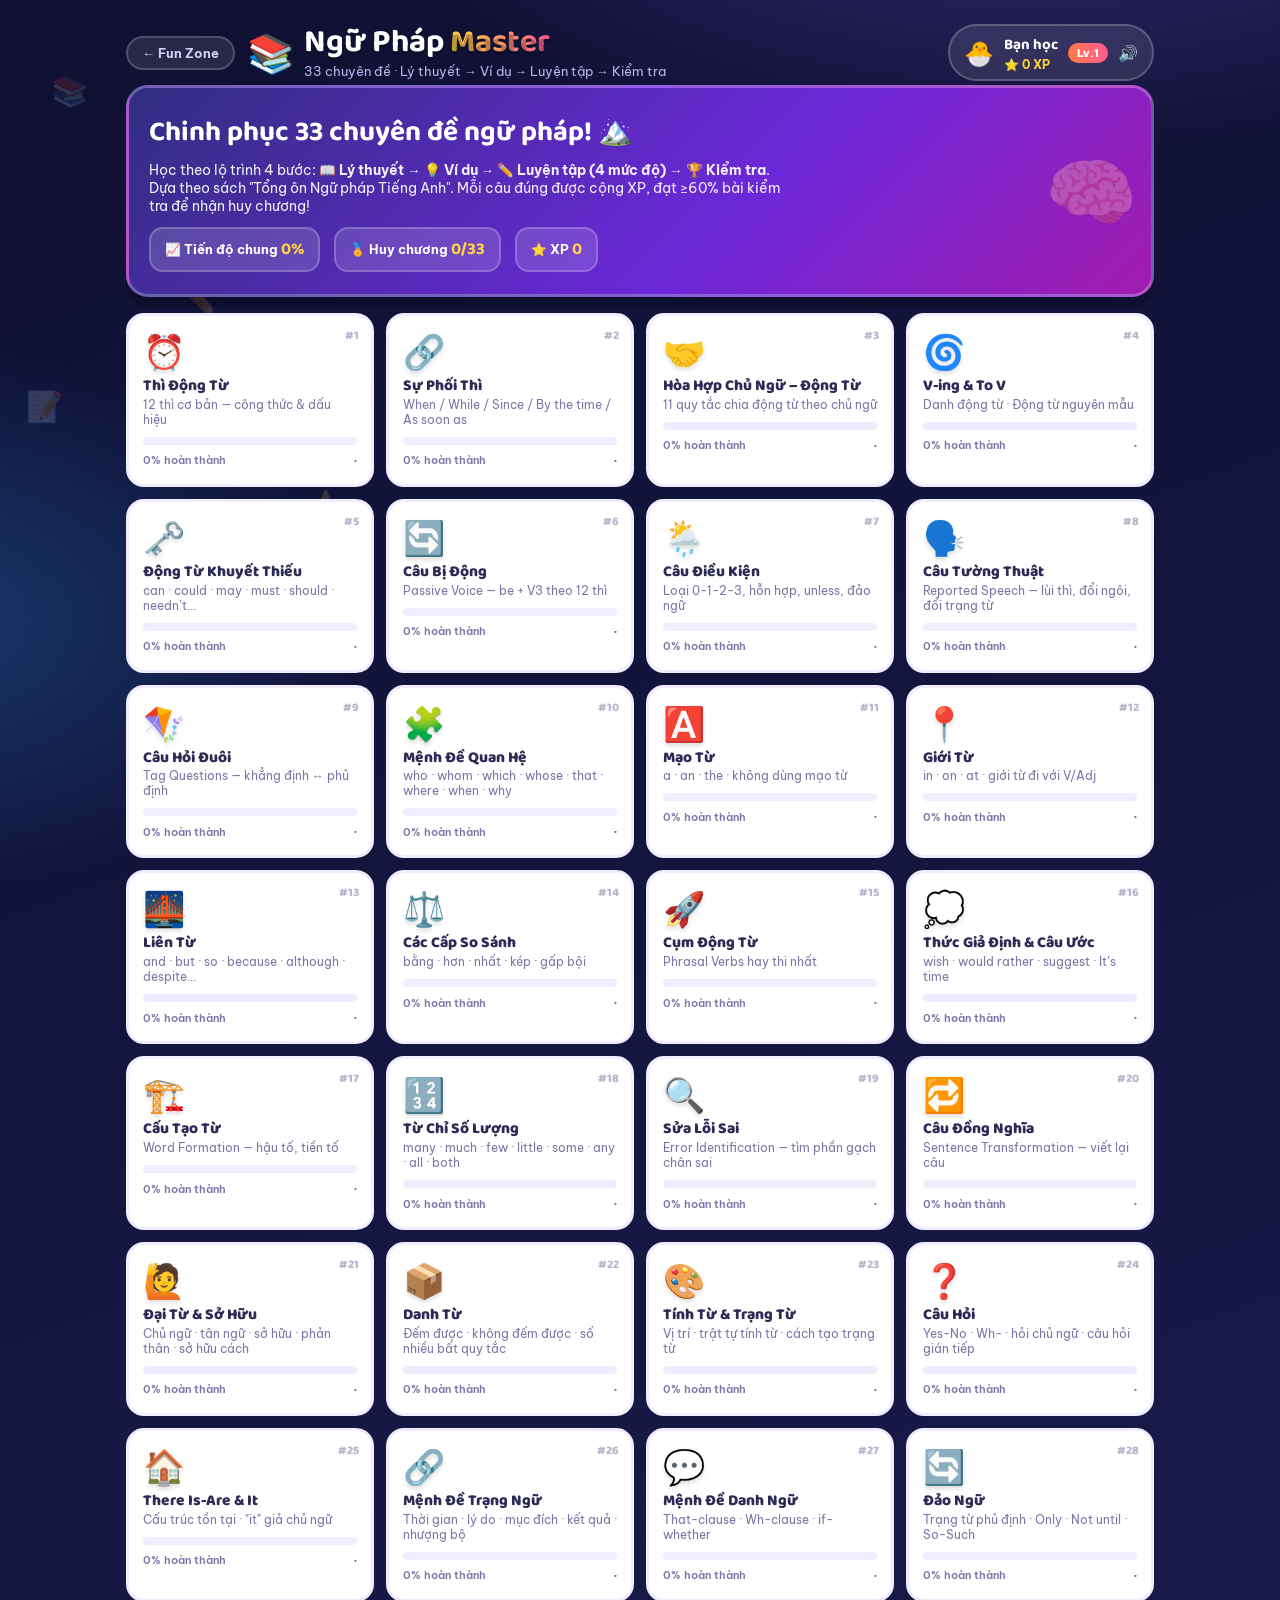
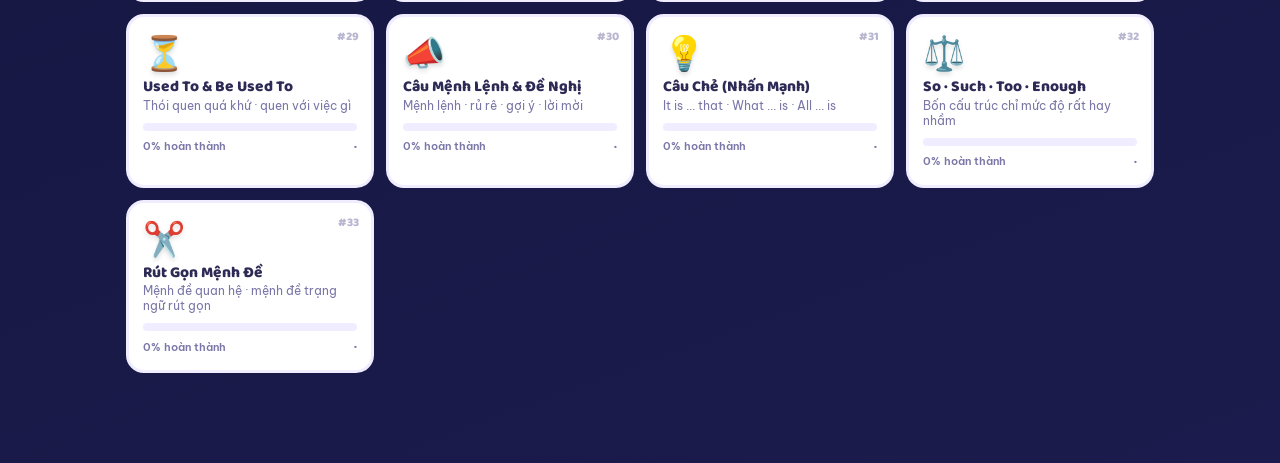
<file: grammar.html>
<!DOCTYPE html>
<html lang="vi">
<head>
<meta charset="UTF-8">
<meta name="viewport" content="width=device-width, initial-scale=1.0">
<title>Ngữ Pháp Master 📚 English Fun Zone</title>
<link rel="manifest" href="manifest.webmanifest">
<link rel="icon" href="icon.svg" type="image/svg+xml">
<link rel="apple-touch-icon" href="icons/apple-touch-icon.png">
<link rel="preconnect" href="https://fonts.googleapis.com">
<link href="https://fonts.googleapis.com/css2?family=Baloo+2:wght@500;600;700;800&family=Be+Vietnam+Pro:wght@400;500;600;700&display=swap" rel="stylesheet">
<style>
:root{
  --bg1:#0f1033; --bg2:#1b1c4d;
  --card:#ffffff; --ink:#2d2a55; --muted:#7a77a8;
  --yellow:#ffd23f; --orange:#ff7a48; --pink:#ff5d8f; --violet:#8b5cf6;
  --teal:#22d3aa; --blue:#38bdf8; --red:#ff4d6d; --green:#2dd573;
  --shadow:0 10px 0 rgba(0,0,0,.18);
  --r:22px;
}
*{margin:0;padding:0;box-sizing:border-box;-webkit-tap-highlight-color:transparent}
html{scroll-behavior:smooth}
body{
  font-family:'Be Vietnam Pro',sans-serif;color:var(--ink);
  background:radial-gradient(1200px 600px at 80% -10%,#3b2f7d 0%,transparent 60%),
             radial-gradient(900px 500px at -10% 30%,#173b6e 0%,transparent 55%),
             linear-gradient(160deg,var(--bg1),var(--bg2));
  min-height:100vh;overflow-x:hidden;
}
h1,h2,h3,h4,.bal{font-family:'Baloo 2',cursive}
button{font-family:inherit;cursor:pointer;border:none}

.doodles{position:fixed;inset:0;pointer-events:none;z-index:0}
.doodle{position:absolute;font-size:30px;opacity:.16;animation:floaty 9s ease-in-out infinite}
@keyframes floaty{0%,100%{transform:translateY(0) rotate(-8deg)}50%{transform:translateY(-26px) rotate(10deg)}}

.wrap{max-width:1060px;margin:0 auto;padding:14px 16px 90px;position:relative;z-index:1}
header{display:flex;align-items:center;gap:12px;flex-wrap:wrap;padding:10px 0 4px}
.logo{display:flex;align-items:center;gap:10px}
.logo .rocket{font-size:38px;display:inline-block;animation:wiggle 3s ease-in-out infinite}
@keyframes wiggle{0%,100%{transform:rotate(-8deg)}50%{transform:rotate(8deg) translateY(-4px)}}
.logo h1{color:#fff;font-size:clamp(21px,4vw,32px);line-height:1;text-shadow:0 3px 0 rgba(0,0,0,.25)}
.logo h1 span{background:linear-gradient(90deg,var(--yellow),var(--pink));-webkit-background-clip:text;background-clip:text;color:transparent}
.logo p{color:#b9b6ee;font-size:12.5px;margin-top:4px}
.backlink{color:#cfcdf4;text-decoration:none;font-weight:700;font-size:13px;background:rgba(255,255,255,.1);border:2px solid rgba(255,255,255,.18);border-radius:30px;padding:7px 14px;transition:.15s}
.backlink:hover{background:rgba(255,255,255,.22)}
.player-chip{margin-left:auto;display:flex;align-items:center;gap:10px;background:rgba(255,255,255,.1);border:2px solid rgba(255,255,255,.2);border-radius:50px;padding:7px 14px;color:#fff;backdrop-filter:blur(6px)}
.player-chip .ava{font-size:24px}
.player-chip b{font-family:'Baloo 2';font-size:15px}
.player-chip .xp{font-size:12px;color:var(--yellow);font-weight:700}
.player-chip .lvl{background:linear-gradient(90deg,var(--orange),var(--pink));border-radius:30px;font-size:11px;font-weight:800;padding:3px 9px}
.player-chip button{background:none;color:#b9b6ee;font-size:16px}

.card{background:var(--card);border-radius:var(--r);padding:20px;box-shadow:var(--shadow);margin-bottom:16px;border:3px solid #efedff}
.card h2{font-size:22px;display:flex;align-items:center;gap:8px;margin-bottom:6px}
.card .sub{color:var(--muted);font-size:13.5px;margin-bottom:14px}
.hidden{display:none!important}
.center{text-align:center}
.mt{margin-top:12px}
.row{display:flex;gap:10px;flex-wrap:wrap;align-items:center}

.btn{background:linear-gradient(135deg,var(--violet),var(--pink));color:#fff;font-family:'Baloo 2';font-weight:700;font-size:15px;border-radius:40px;padding:11px 22px;box-shadow:0 5px 0 rgba(0,0,0,.2);transition:.15s}
.btn:hover{transform:translateY(-2px)}
.btn:active{transform:scale(.96)}
.btn:disabled{opacity:.4;cursor:not-allowed}
.btn.teal{background:linear-gradient(135deg,var(--teal),var(--blue))}
.btn.gold{background:linear-gradient(135deg,var(--orange),var(--yellow));color:#5b3500}
.btn.ghost{background:#efedff;color:var(--ink);box-shadow:0 4px 0 #d8d5f2}

/* hero */
.hero{background:linear-gradient(135deg,#312e81,#6d28d9 60%,#a21caf);border-radius:var(--r);border:3px solid rgba(255,255,255,.25);box-shadow:var(--shadow);color:#fff;padding:22px 20px;margin-bottom:16px;position:relative;overflow:hidden}
.hero h2{font-size:clamp(20px,3.4vw,28px);margin-bottom:6px}
.hero p{font-size:13.5px;opacity:.92;max-width:640px}
.hero .big-em{position:absolute;right:14px;top:50%;transform:translateY(-50%);font-size:74px;opacity:.35}
.hero .stats{display:flex;gap:14px;margin-top:12px;flex-wrap:wrap}
.hero .hstat{background:rgba(255,255,255,.14);border:2px solid rgba(255,255,255,.2);border-radius:14px;padding:7px 14px;font-size:12.5px;font-weight:700}
.hero .hstat b{font-family:'Baloo 2';font-size:17px;color:var(--yellow)}

/* topic map */
.tmap{display:grid;grid-template-columns:repeat(auto-fill,minmax(226px,1fr));gap:12px}
.tcard{background:#fff;border:3px solid #efedff;border-radius:18px;padding:14px;cursor:pointer;transition:.16s;position:relative;overflow:hidden}
.tcard:hover{transform:translateY(-4px);border-color:#c7bfff;box-shadow:0 8px 18px rgba(80,60,180,.18)}
.tcard .no{position:absolute;top:10px;right:12px;font-family:'Baloo 2';font-weight:800;font-size:12px;color:#b9b6d0}
.tcard .em{font-size:34px;display:block;margin-bottom:4px;filter:drop-shadow(0 3px 2px rgba(0,0,0,.12))}
.tcard .nm{font-family:'Baloo 2';font-weight:800;font-size:15.5px;line-height:1.15}
.tcard .sb{color:var(--muted);font-size:11.5px;margin-top:2px}
.tcard .pbar{height:8px;border-radius:6px;background:#efedff;margin-top:10px;overflow:hidden}
.tcard .pbar i{display:block;height:100%;border-radius:6px;background:linear-gradient(90deg,var(--teal),var(--blue));transition:.4s}
.tcard .meta{display:flex;justify-content:space-between;align-items:center;margin-top:6px;font-size:11px;color:var(--muted);font-weight:600}
.tcard .medal{font-size:15px}

/* topic view */
.steps{display:flex;gap:8px;flex-wrap:wrap;margin-bottom:14px}
.step{background:rgba(255,255,255,.1);color:#cfcdf4;border:2px solid rgba(255,255,255,.16);border-radius:40px;padding:9px 16px;font-weight:700;font-size:13.5px;transition:.15s;backdrop-filter:blur(8px)}
.step.on{background:#fff;color:var(--ink);transform:translateY(-2px);box-shadow:0 5px 0 rgba(0,0,0,.25)}
.step .tick{color:var(--green);margin-left:4px}

/* theory content */
.gp-theory h3{font-size:17px;margin:16px 0 8px;display:flex;gap:7px;align-items:center;color:#4c1d95}
.gp-theory h3:first-child{margin-top:0}
.gp-theory p{font-size:14px;line-height:1.55;margin-bottom:8px}
.gp-theory ul{margin:0 0 10px 20px;font-size:14px;line-height:1.6}
.gp-table{width:100%;border-collapse:separate;border-spacing:0;font-size:13px;margin:8px 0 14px;border:2px solid #e4e0ff;border-radius:14px;overflow:hidden}
.gp-table th{background:linear-gradient(135deg,#7c3aed,#a855f7);color:#fff;padding:8px 10px;text-align:left;font-size:12.5px}
.gp-table td{padding:8px 10px;border-top:1px solid #efedff;vertical-align:top;line-height:1.5}
.gp-table tr:nth-child(even) td{background:#faf9ff}
.gp-table b.f{color:#7c3aed}
.chips{display:flex;flex-wrap:wrap;gap:6px;margin:6px 0 12px}
.chip{background:#ede9fe;color:#6d28d9;border-radius:20px;padding:4px 12px;font-weight:700;font-size:12px}
.tipbox{background:linear-gradient(135deg,#ecfdf5,#d1fae5);border:2px solid #6ee7b7;border-radius:14px;padding:12px 14px;margin:10px 0;font-size:13.5px;line-height:1.55}
.tipbox b.t{color:#047857}
.trapbox{background:linear-gradient(135deg,#fff1f2,#ffe4e6);border:2px solid #fda4af;border-radius:14px;padding:12px 14px;margin:10px 0;font-size:13.5px;line-height:1.55}
.trapbox b.t{color:#be123c}
.fml{background:#1e1b4b;color:#e0e7ff;border-radius:12px;padding:10px 14px;font-weight:700;font-size:13.5px;margin:8px 0;display:inline-block}
.fml em{color:var(--yellow);font-style:normal}

/* examples */
.exlist{display:grid;gap:10px}
.excard{background:#faf9ff;border:2px solid #e4e0ff;border-radius:14px;padding:12px 14px}
.excard .en{font-weight:700;font-size:14.5px}
.excard .en mark{background:#fef08a;border-radius:5px;padding:0 4px}
.excard .vn{color:var(--muted);font-size:13px;margin-top:4px}
.excard .nt{margin-top:6px;font-size:12.5px;color:#0e7490;background:#ecfeff;border-radius:8px;padding:5px 9px;display:inline-block;font-weight:600}

/* practice */
.lvlchips{display:flex;gap:8px;flex-wrap:wrap;margin-bottom:14px}
.lvlchip{border-radius:30px;padding:9px 18px;font-weight:800;font-size:13.5px;border:3px solid transparent;transition:.15s}
.lvlchip.l1{background:#dcfce7;color:#15803d}.lvlchip.l1.on{border-color:#15803d}
.lvlchip.l2{background:#fef9c3;color:#a16207}.lvlchip.l2.on{border-color:#a16207}
.lvlchip.l3{background:#ffe4e6;color:#be123c}.lvlchip.l3.on{border-color:#be123c}
.lvlchip.l4{background:#fae8ff;color:#a21caf}.lvlchip.l4.on{border-color:#a21caf}
.lvlchip:hover{transform:translateY(-2px)}
.qbar{display:flex;align-items:center;gap:10px;margin-bottom:14px}
.qcount{font-family:'Baloo 2';font-weight:800;font-size:14px;color:var(--violet);white-space:nowrap}
.qprog{flex:1;height:10px;background:#efedff;border-radius:8px;overflow:hidden}
.qprog i{display:block;height:100%;background:linear-gradient(90deg,var(--teal),var(--blue));border-radius:8px;transition:.3s}
.streakBadge{font-weight:800;font-size:13px;color:var(--orange);white-space:nowrap}
.qq{font-size:17px;font-weight:700;line-height:1.65;margin-bottom:14px;white-space:pre-line}.qq .err-tag{display:inline-block;background:#ede9fe;color:#6d28d9;border:1.5px solid #c4b5fd;border-radius:6px;padding:0 5px;margin:0 2px;font-size:13.5px;font-weight:800}.qq .q-stem{display:block;margin-top:6px;color:#4c1d95;font-weight:600}
.opts{display:grid;gap:9px}
.opt{display:flex;align-items:flex-start;gap:10px;background:#faf9ff;border:2.5px solid #e4e0ff;border-radius:14px;padding:11px 13px;font-size:14.5px;font-weight:600;text-align:left;transition:.14s;line-height:1.45}
.opt:hover:not(:disabled){border-color:#b9a8ff;transform:translateX(3px)}
.opt .ab{background:#e4e0ff;color:#6d28d9;font-family:'Baloo 2';font-weight:800;border-radius:8px;min-width:26px;height:26px;display:inline-flex;align-items:center;justify-content:center;font-size:13px;flex:none}
.opt.right{background:#dcfce7;border-color:#22c55e}
.opt.right .ab{background:#22c55e;color:#fff}
.opt.wrong{background:#ffe4e6;border-color:#f43f5e}
.opt.wrong .ab{background:#f43f5e;color:#fff}
.opt.dim{opacity:.5}
.feedback{margin-top:12px;border-radius:14px;padding:11px 14px;font-size:13.5px;display:none;line-height:1.5}
.feedback.ok{display:block;background:#ecfdf5;border:2px solid #6ee7b7;color:#065f46}
.feedback.no{display:block;background:#fff1f2;border:2px solid #fda4af;color:#9f1239}
.result{text-align:center;padding:10px 0}
.result .face{font-size:64px;animation:pop .4s ease}
.result h3{font-size:24px;margin:8px 0 4px}
.result .scoreline{color:var(--muted);font-weight:600;margin-bottom:8px}
.xpgain{display:inline-block;background:linear-gradient(90deg,var(--yellow),var(--orange));color:#5b3500;font-family:'Baloo 2';font-weight:800;border-radius:30px;padding:7px 18px;margin:8px 0 14px}
@keyframes pop{from{opacity:0;transform:translateY(14px) scale(.9)}to{opacity:1;transform:none}}
section{animation:pop .3s ease}

/* fx */
.confetti{position:fixed;top:-14px;z-index:999;animation:fall linear forwards;pointer-events:none}
@keyframes fall{to{transform:translateY(105vh) rotate(720deg);opacity:.9}}
.xp-fly{position:fixed;z-index:999;font-family:'Baloo 2';font-weight:800;color:var(--yellow);text-shadow:0 2px 0 rgba(0,0,0,.4);animation:flyup 1s ease forwards;pointer-events:none;font-size:18px}
@keyframes flyup{to{transform:translateY(-70px);opacity:0}}
#toast{position:fixed;left:50%;bottom:26px;transform:translateX(-50%) translateY(80px);background:#fff;border-radius:16px;box-shadow:0 10px 30px rgba(0,0,0,.35);padding:12px 20px;font-weight:700;font-size:14px;z-index:998;transition:.3s;opacity:0;max-width:88vw}
#toast.show{transform:translateX(-50%);opacity:1}

@media(max-width:560px){
  .tmap{grid-template-columns:repeat(auto-fill,minmax(160px,1fr))}
  .hero .big-em{display:none}
}
</style>
</head>
<body>
<div class="doodles" id="doodles"></div>
<div class="wrap">
  <header>
    <a class="backlink" href="index.html">← Fun Zone</a>
    <div class="logo">
      <span class="rocket">📚</span>
      <div>
        <h1>Ngữ Pháp <span>Master</span></h1>
        <p id="gpCount">33 chuyên đề · Lý thuyết → Ví dụ → Luyện tập → Kiểm tra</p>
      </div>
    </div>
    <div class="player-chip" id="chip">
      <span class="ava" id="pAva">🐣</span>
      <div><b id="pName">Bạn học</b><div class="xp">⭐ <span id="pXP">0</span> XP</div></div>
      <span class="lvl" id="pLvl">Lv.1</span>
      <button id="sndToggleBtn" onclick="toggleSound()" title="Âm thanh">🔊</button>
    </div>
  </header>

  <div id="app"></div>
</div>
<div id="toast"></div>

<script>
'use strict';
/* ================= CORE ================= */
const $=id=>document.getElementById(id);
const esc=s=>String(s).replace(/[&<>"]/g,c=>({'&':'&amp;','<':'&lt;','>':'&gt;','"':'&quot;'}[c]));
const shuffle=a=>{a=[...a];for(let i=a.length-1;i>0;i--){const j=Math.floor(Math.random()*(i+1));[a[i],a[j]]=[a[j],a[i]]}return a};
const pickN=(a,n)=>shuffle(a).slice(0,n);

/* shared player profile with index.html */
const LS_PLAYERS='efz_players', LS_CUR='efz_current';
function loadPlayers(){try{return JSON.parse(localStorage.getItem(LS_PLAYERS))||{}}catch(e){return{}}}
let P=(()=>{
  const cur=localStorage.getItem(LS_CUR),ps=loadPlayers();
  if(cur&&ps[cur])return ps[cur];
  return {name:'Bạn học',ava:'🐣',xp:0,correct:0,maxStreak:0,badges:[],quizDone:0,readDone:0,listenDone:0,writeDone:0,gameWins:0,perfect:0,_guest:true};
})();
function persist(){
  if(P._guest){localStorage.setItem('efz_gp_guest',JSON.stringify({xp:P.xp,correct:P.correct}));renderPlayer();return}
  const ps=loadPlayers();ps[P.name]=P;localStorage.setItem(LS_PLAYERS,JSON.stringify(ps));renderPlayer();
}
if(P._guest){try{const g=JSON.parse(localStorage.getItem('efz_gp_guest'));if(g){P.xp=g.xp||0;P.correct=g.correct||0}}catch(e){}}
const lvlOf=xp=>Math.floor(Math.sqrt(xp/25))+1;
function renderPlayer(){$('pName').textContent=P.name;$('pAva').textContent=P.ava;$('pXP').textContent=P.xp;$('pLvl').textContent='Lv.'+lvlOf(P.xp)}

/* per-topic progress, per player */
const GPKEY='efz_gp_prog_'+(P._guest?'guest':P.name);
let PR={};try{PR=JSON.parse(localStorage.getItem(GPKEY))||{}}catch(e){PR={}}
function prOf(id){if(!PR[id])PR[id]={theory:0,ex:0,lv:{},test:0};if(!PR[id].lv)PR[id].lv={};return PR[id]}
function savePR(){localStorage.setItem(GPKEY,JSON.stringify(PR))}
function topicPct(t){
  const p=prOf(t.id);let done=0;
  if(p.theory)done++;if(p.ex)done++;
  done+=Math.min(2,Object.keys(p.lv).length*.5);
  if(p.test>=60)done++;
  return Math.round(done/5*100);
}

/* sounds */
let AC=null,soundOn=localStorage.getItem('efz_snd')!=='0';
function ac(){if(!AC)AC=new (window.AudioContext||window.webkitAudioContext)();if(AC.state==='suspended')AC.resume();return AC}
function tone(f,t,dur,type='sine',vol=.18){if(!soundOn)return;try{
  const a=ac(),o=a.createOscillator(),g=a.createGain();
  o.type=type;o.frequency.value=f;o.connect(g);g.connect(a.destination);
  g.gain.setValueAtTime(vol,a.currentTime+t);g.gain.exponentialRampToValueAtTime(.001,a.currentTime+t+dur);
  o.start(a.currentTime+t);o.stop(a.currentTime+t+dur+.02);
}catch(e){}}
const sndOK=()=>{tone(523,0,.1,'sine',.2);tone(659,.09,.1,'sine',.2);tone(784,.18,.22,'sine',.22)};
const sndNo=()=>{tone(300,0,.07,'sawtooth',.14);tone(200,.07,.22,'sawtooth',.1)};
const sndWin=()=>{[523,659,784,988,1319].forEach((f,i)=>tone(f,i*.1,.22,'sine',.2))};
const sndClick=()=>tone(880,0,.045,'triangle',.09);
const sndFlip=()=>{tone(660,0,.04,'triangle',.12);tone(880,.04,.06,'triangle',.08)};
const sndLevelUp=()=>{[392,523,659,784,1047,1319].forEach((f,i)=>tone(f,i*.09,.18,'sine',.18))};
function toggleSound(){soundOn=!soundOn;localStorage.setItem('efz_snd',soundOn?'1':'0');$('sndToggleBtn').textContent=soundOn?'🔊':'🔇';if(soundOn)sndClick()}

/* fx */
function confetti(n=60){
  const cols=['#ffd23f','#ff5d8f','#8b5cf6','#22d3aa','#38bdf8','#ff7a48'];
  for(let i=0;i<n;i++){
    const d=document.createElement('div');d.className='confetti';
    const s=6+Math.random()*8;
    d.style.cssText=`left:${Math.random()*100}vw;width:${s}px;height:${s*(Math.random()>.5?1:.4)}px;background:${cols[i%6]};border-radius:${Math.random()>.5?'50%':'3px'};animation-duration:${2+Math.random()*2.5}s;animation-delay:${Math.random()*.6}s`;
    document.body.appendChild(d);setTimeout(()=>d.remove(),5500);
  }
}
function xpFly(amount,x,y){
  const d=document.createElement('div');d.className='xp-fly';d.textContent='+'+amount+' XP ⭐';
  d.style.left=(x||innerWidth/2)+'px';d.style.top=(y||innerHeight/2)+'px';
  document.body.appendChild(d);setTimeout(()=>d.remove(),1000);
}
let toastT=null;
function toast(msg,ms=2600){const t=$('toast');t.innerHTML=msg;t.classList.add('show');clearTimeout(toastT);toastT=setTimeout(()=>t.classList.remove('show'),ms)}
function gainXP(n,ev){
  P.xp+=n;
  if(ev)xpFly(n,ev.clientX,ev.clientY);else xpFly(n);
  const before=lvlOf(P.xp-n),after=lvlOf(P.xp);
  if(after>before){confetti(80);sndLevelUp();toast('🎉 <b>LEVEL UP!</b> Bạn đã lên cấp '+after+'!')}
  persist();
}

/* doodles */
(function(){
  const ems=['📚','✏️','⭐','🧩','💡','🔤','🏆','🎯','🌈','📝'];
  $('doodles').innerHTML=ems.map((e,i)=>`<span class="doodle" style="left:${(i*10+4)%92}%;top:${(i*23+8)%86}%;animation-delay:${i*.7}s">${e}</span>`).join('');
})();

/* ================= DATA ================= */
const LV_NAMES={1:'🟢 Dễ',2:'🟡 Vừa',3:'🔴 Khó',4:'🟣 Nâng cao'};
const CHEERS=['Tuyệt vời! 🌟','Đỉnh quá! 🚀','Chuẩn luôn! 💯','Quá giỏi! 🥳','Xuất sắc! ✨','Cao thủ ngữ pháp! 🧠'];
const COMFORTS=['Không sao, sai để nhớ lâu hơn! 💪','Gần đúng rồi, đọc giải thích nhé! 🔍','Bình tĩnh, câu sau gỡ lại! 🌈','Bẫy đấy! Lần sau né nha 😉'];
const GP_DATA=[];
/* ---------- 1. THÌ ĐỘNG TỪ ---------- */
GP_DATA.push({
id:'tenses',em:'⏰',name:'Thì Động Từ',sub:'12 thì cơ bản — công thức & dấu hiệu',
theory:`
<h3>🗂️ Bảng tổng hợp 12 thì</h3>
<table class="gp-table">
<tr><th>Thì</th><th>Công thức (+)</th><th>Cách dùng chính</th><th>Dấu hiệu nhận biết</th></tr>
<tr><td><b>Hiện tại đơn</b></td><td><b class="f">S + V(s/es)</b></td><td>thói quen, sự thật, lịch trình</td><td>always, usually, often, every..., never</td></tr>
<tr><td><b>Hiện tại tiếp diễn</b></td><td><b class="f">S + am/is/are + V-ing</b></td><td>đang xảy ra lúc nói; kế hoạch chắc chắn</td><td>now, at the moment, Look!, Listen!</td></tr>
<tr><td><b>Hiện tại hoàn thành</b></td><td><b class="f">S + have/has + V3</b></td><td>đã xảy ra, kết quả còn ở hiện tại</td><td>just, already, yet, ever, never, since, for, so far</td></tr>
<tr><td><b>HT hoàn thành tiếp diễn</b></td><td><b class="f">S + have/has been + V-ing</b></td><td>nhấn mạnh độ dài hành động kéo dài tới nay</td><td>all day, for hours, since + mốc</td></tr>
<tr><td><b>Quá khứ đơn</b></td><td><b class="f">S + V2/V-ed</b></td><td>hành động đã kết thúc trong quá khứ</td><td>yesterday, ago, last..., in 2010</td></tr>
<tr><td><b>Quá khứ tiếp diễn</b></td><td><b class="f">S + was/were + V-ing</b></td><td>đang xảy ra tại 1 thời điểm quá khứ; bị xen ngang</td><td>at 8pm yesterday, while, when + QKĐ</td></tr>
<tr><td><b>Quá khứ hoàn thành</b></td><td><b class="f">S + had + V3</b></td><td>xảy ra TRƯỚC 1 hành động quá khứ khác</td><td>before, after, by the time + QKĐ</td></tr>
<tr><td><b>QK hoàn thành tiếp diễn</b></td><td><b class="f">S + had been + V-ing</b></td><td>kéo dài liên tục trước 1 mốc quá khứ</td><td>for + khoảng TG + before/until + QKĐ</td></tr>
<tr><td><b>Tương lai đơn</b></td><td><b class="f">S + will + V</b></td><td>quyết định tức thì, dự đoán, lời hứa</td><td>tomorrow, next..., I think, probably</td></tr>
<tr><td><b>Tương lai gần</b></td><td><b class="f">S + am/is/are going to + V</b></td><td>kế hoạch có sẵn; dự đoán có bằng chứng</td><td>Look at those clouds! → going to rain</td></tr>
<tr><td><b>Tương lai tiếp diễn</b></td><td><b class="f">S + will be + V-ing</b></td><td>đang xảy ra tại 1 thời điểm tương lai</td><td>at this time tomorrow, at 8pm next Sunday</td></tr>
<tr><td><b>Tương lai hoàn thành</b></td><td><b class="f">S + will have + V3</b></td><td>hoàn tất trước 1 mốc tương lai</td><td>by + mốc tương lai, by the time</td></tr>
</table>
<h3>🔑 Từ khoá "vàng" cần nhớ</h3>
<div class="chips"><span class="chip">since + mốc thời gian</span><span class="chip">for + khoảng thời gian</span><span class="chip">ago → QK đơn</span><span class="chip">by + mốc → hoàn thành</span><span class="chip">while → tiếp diễn</span><span class="chip">just/already/yet → HTHT</span></div>
<div class="tipbox"><b class="t">💡 Mẹo:</b> Gặp câu chia thì, hãy tìm <b>trạng từ thời gian</b> trước tiên — 80% câu trắc nghiệm có dấu hiệu nằm ngay trong câu! Ví dụ thấy "yesterday" → quá khứ đơn, thấy "since 2020" → hiện tại hoàn thành.</div>
<div class="trapbox"><b class="t">⚠️ Bẫy hay gặp:</b> Sau <b>when</b> trong câu tương lai dùng <b>hiện tại đơn</b>, KHÔNG dùng will: "When he <b>comes</b>, I will call you." — Các động từ trạng thái (like, love, know, understand, believe, want) <b>không dùng</b> thì tiếp diễn.</div>`,
ex:[
{en:'The earth <mark>goes</mark> around the sun.',vn:'Trái đất quay quanh mặt trời.',nt:'Chân lý, sự thật hiển nhiên → hiện tại đơn'},
{en:'Look! It <mark>is raining</mark> heavily.',vn:'Nhìn kìa! Trời đang mưa to.',nt:'"Look!" → hành động đang xảy ra → hiện tại tiếp diễn'},
{en:'We <mark>have known</mark> each other since we were at high school.',vn:'Chúng tôi quen nhau từ hồi cấp ba.',nt:'since + mốc quá khứ → hiện tại hoàn thành'},
{en:'By last month, we <mark>had worked</mark> for the company for 9 years.',vn:'Tính đến tháng trước, chúng tôi đã làm cho công ty được 9 năm.',nt:'By + trạng từ quá khứ → quá khứ hoàn thành'},
{en:'At this time next week, we <mark>will be having</mark> a big party.',vn:'Giờ này tuần sau, chúng tôi sẽ đang tổ chức một bữa tiệc lớn.',nt:'At this time + tương lai → tương lai tiếp diễn'},
{en:'I was cooking dinner when the phone <mark>rang</mark>.',vn:'Tôi đang nấu bữa tối thì điện thoại reo.',nt:'Hành động xen ngang → quá khứ đơn, hành động nền → QK tiếp diễn'},
],
qs:[
{l:1,q:"Every year I ___ Britain to improve my English.",a:"visit",d:["visits","visited","am visiting"],e:"Căn cứ 'every year' → hiện tại đơn; chủ ngữ 'I' → giữ nguyên V."},
{l:1,q:"It ___ heavily now, so take an umbrella.",a:"is raining",d:["rains","rained","has rained"],e:"'now' → hiện tại tiếp diễn: is/am/are + V-ing."},
{l:1,q:"They ___ football two days ago.",a:"played",d:["play","have played","were playing"],e:"'ago' là dấu hiệu quá khứ đơn."},
{l:1,q:"She ___ her homework already.",a:"has finished",d:["finished","finishes","is finishing"],e:"'already' → hiện tại hoàn thành: has + V3."},
{l:1,q:"I think it ___ tomorrow.",a:"will rain",d:["rains","rained","is raining"],e:"'I think' + tương lai → dự đoán không chắc chắn → will."},
{l:2,q:"My brother ___ married next week. Everything has been prepared.",a:"is getting",d:["gets","got","will have got"],e:"Kế hoạch đã sắp xếp trước → hiện tại tiếp diễn diễn tả tương lai gần."},
{l:2,q:"While she ___ dinner, her brother was reading a book.",a:"was cooking",d:["cooked","cooks","is cooking"],e:"'While' + 2 hành động song song trong quá khứ → quá khứ tiếp diễn."},
{l:2,q:"We ___ each other since we were at high school.",a:"have known",d:["knew","know","had known"],e:"since + mệnh đề quá khứ → mệnh đề chính chia hiện tại hoàn thành; 'know' không dùng tiếp diễn."},
{l:2,q:"When I arrived at the airport, the plane ___ off.",a:"had taken",d:["took","has taken","was taking"],e:"Máy bay cất cánh TRƯỚC khi tôi đến → quá khứ hoàn thành: had + V3."},
{l:2,q:"Look at those black clouds! It ___ rain.",a:"is going to",d:["will","would","is"],e:"Dự đoán có bằng chứng trước mắt (mây đen) → be going to."},
{l:3,q:"By next month, we ___ for this company for 9 years.",a:"will have worked",d:["will work","have worked","are working"],e:"By + mốc tương lai → tương lai hoàn thành: will have + V3."},
{l:3,q:"At this time last week, we ___ for Tet.",a:"were preparing",d:["prepared","are preparing","had prepared"],e:"'At this time last week' → đang diễn ra tại thời điểm xác định trong quá khứ → QK tiếp diễn."},
{l:3,q:"Before our director comes back, I ___ to remind everyone about the rules.",a:"want",d:["will want","wanted","am wanting"],e:"Mệnh đề chính hiện tại; 'want' là động từ trạng thái không dùng tiếp diễn."},
{l:3,q:"She ___ English for 3 hours, so her eyes are tired.",a:"has been studying",d:["studied","studies","had studied"],e:"Nhấn mạnh khoảng thời gian kéo dài tới hiện tại + kết quả nhìn thấy → HTHT tiếp diễn."},
{l:3,q:"By the time she got home, everyone ___ to bed.",a:"had gone",d:["went","has gone","would go"],e:"By the time + QK đơn → mệnh đề chính chia quá khứ hoàn thành."},
{l:4,q:"Hardly ___ home when it started to rain.",a:"had I arrived",d:["I had arrived","did I arrive","I arrived"],e:"Đảo ngữ Hardly + had + S + V3... when + QK đơn."},
{l:4,q:"This is the first time I ___ such a delicious meal.",a:"have eaten",d:["ate","eat","had eaten"],e:"It/This is the first time + S + hiện tại hoàn thành."},
{l:4,q:"The Browns ___ in this town for 20 years before they moved to London in 2015.",a:"had been living",d:["have lived","lived","have been living"],e:"Kéo dài liên tục TRƯỚC một mốc quá khứ (moved in 2015) → QK hoàn thành tiếp diễn."},
{l:4,q:"By the time you receive this letter, I ___ for Japan.",a:"will have left",d:["left","have left","will leave"],e:"By the time + hiện tại đơn → mệnh đề chính chia tương lai hoàn thành."},
{l:4,q:"I ___ you as soon as I have finished the work.",a:"will call",d:["call","called","have called"],e:"As soon as + HT đơn/HT hoàn thành → mệnh đề chính chia tương lai đơn."},
]});

/* ---------- 2. SỰ PHỐI THÌ ---------- */
GP_DATA.push({
id:'sequence',em:'🔗',name:'Sự Phối Thì',sub:'When / While / Since / By the time / As soon as',
theory:`
<h3>🧭 Nguyên tắc phối thì theo liên từ thời gian</h3>
<table class="gp-table">
<tr><th>Cấu trúc</th><th>Quá khứ</th><th>Tương lai</th></tr>
<tr><td><b>WHEN</b> (nối tiếp)</td><td>When + QKĐ, QKĐ<br>→ <i>When he saw me, he smiled.</i></td><td>When + HTĐ, TL đơn<br>→ <i>When I see him, I will remind him.</i></td></tr>
<tr><td><b>WHEN</b> (xen ngang)</td><td>When + QKĐ, QK tiếp diễn<br>→ <i>When I came, she was cooking.</i></td><td>When + HTĐ, TL tiếp diễn<br>→ <i>When you come in, he will be waiting.</i></td></tr>
<tr><td><b>WHEN</b> (xong trước)</td><td>When + QKĐ, QK hoàn thành<br>→ <i>When I arrived, the plane had taken off.</i></td><td>When + HTĐ, TL hoàn thành<br>→ <i>When you return, they will have finished it.</i></td></tr>
<tr><td><b>WHILE</b></td><td colspan="2">While + tiếp diễn, (thì tuỳ nghĩa) — 2 hành động song song hoặc bị xen ngang</td></tr>
<tr><td><b>AS SOON AS</b> (ngay khi)</td><td>AS SOON AS + QKĐ, QKĐ</td><td>AS SOON AS + HTĐ/HTHT, TL đơn</td></tr>
<tr><td><b>SINCE</b> (từ khi)</td><td colspan="2"><b class="f">S + HT hoàn thành + since + S + QK đơn</b> → <i>We have known each other since we were young.</i></td></tr>
<tr><td><b>BY + mốc</b></td><td>By + trạng từ QK → QK hoàn thành</td><td>By + trạng từ TL → TL hoàn thành</td></tr>
<tr><td><b>BY THE TIME</b></td><td>By the time + QKĐ, QK hoàn thành</td><td>By the time + HTĐ, TL hoàn thành</td></tr>
<tr><td><b>AT THIS/THAT TIME</b></td><td>+ trạng từ QK → QK tiếp diễn</td><td>+ trạng từ TL → TL tiếp diễn</td></tr>
</table>
<div class="tipbox"><b class="t">💡 Mẹo "1 nhanh – 1 chậm":</b> Hành động <b>đang diễn ra (nền)</b> → thì tiếp diễn; hành động <b>xen vào (ngắn)</b> → thì đơn. Hành động <b>xảy ra trước</b> → hoàn thành; hành động <b>sau</b> → thì đơn.</div>
<div class="trapbox"><b class="t">⚠️ Ghi nhớ số 1:</b> Trong mệnh đề trạng ngữ chỉ thời gian (when, while, as soon as, before, after, until...), <b>KHÔNG dùng will</b> — dùng hiện tại đơn thay cho tương lai!</div>`,
ex:[
{en:'When he saw me, he <mark>smiled</mark> at me.',vn:'Khi nhìn thấy tôi, anh ấy mỉm cười với tôi.',nt:'2 hành động nối tiếp trong quá khứ → cả 2 chia QK đơn'},
{en:'When I came to see her, she <mark>was cooking</mark> dinner.',vn:'Khi tôi đến thăm, cô ấy đang nấu bữa tối.',nt:'Hành động nền đang diễn ra → QK tiếp diễn'},
{en:'I will call you as soon as I <mark>have finished</mark> the work.',vn:'Tôi sẽ gọi cho bạn ngay khi tôi làm xong việc.',nt:'as soon as + HTĐ/HTHT (không dùng will)'},
{en:'By the time she gets home, everyone <mark>will have gone</mark> to bed.',vn:'Đến lúc cô ấy về nhà, mọi người sẽ đã đi ngủ hết.',nt:'By the time + HTĐ → TL hoàn thành'},
{en:'We <mark>have known</mark> each other since we <mark>were</mark> at high school.',vn:'Chúng tôi quen nhau từ khi còn học cấp ba.',nt:'HTHT + since + QK đơn'},
],
qs:[
{l:1,q:"When I see him, I ___ him to call you.",a:"will remind",d:["remind","reminded","am reminding"],e:"When + HT đơn → mệnh đề chính tương lai đơn."},
{l:1,q:"When he saw me, he ___ at me.",a:"smiled",d:["smiles","was smiling","had smiled"],e:"Hai hành động nối tiếp trong quá khứ → cùng QK đơn."},
{l:1,q:"While I was doing my homework, my mom ___ dinner.",a:"was cooking",d:["cooked","cooks","had cooked"],e:"While + 2 hành động song song → cùng QK tiếp diễn."},
{l:1,q:"I will phone you as soon as I ___ in Paris.",a:"arrive",d:["will arrive","arrived","am arriving"],e:"Mệnh đề thời gian không dùng will → hiện tại đơn."},
{l:1,q:"We have been friends since we ___ at primary school.",a:"were",d:["are","have been","had been"],e:"HTHT + since + QK đơn."},
{l:2,q:"When I came home, my father ___ TV.",a:"was watching",d:["watched","watches","has watched"],e:"Hành động đang diễn ra (nền) khi hành động khác xen vào → QK tiếp diễn."},
{l:2,q:"When you come in, your boss ___ for you there.",a:"will be waiting",d:["waits","waited","has waited"],e:"When + HTĐ, hành động sẽ đang diễn ra → tương lai tiếp diễn."},
{l:2,q:"As soon as she saw a mouse, she ___ and ran away.",a:"shouted",d:["shouts","was shouting","had shouted"],e:"As soon as + QKĐ, QKĐ — hành động nối tiếp."},
{l:2,q:"By last month, we ___ for the company for 9 years.",a:"had worked",d:["worked","have worked","will have worked"],e:"By + trạng từ quá khứ → QK hoàn thành."},
{l:2,q:"At this time next week, we ___ a big party in the garden.",a:"will be having",d:["have","are having","will have had"],e:"At this time + tương lai → TL tiếp diễn."},
{l:3,q:"When I arrived at the station, the train ___ .",a:"had left",d:["left","has left","was leaving"],e:"Tàu rời đi TRƯỚC khi tôi đến → QK hoàn thành."},
{l:3,q:"By the time you return to the town, they ___ a new bridge.",a:"will have built",d:["build","built","will build"],e:"By the time + HTĐ → TL hoàn thành."},
{l:3,q:"She ___ for 2 hours before her friends came.",a:"had been waiting",d:["waited","has waited","was waiting"],e:"Kéo dài liên tục trước 1 hành động quá khứ → QK hoàn thành tiếp diễn."},
{l:3,q:"After he ___ his homework, he went to bed.",a:"had finished",d:["finished","finishes","has finished"],e:"After + QK hoàn thành (hành động trước), mệnh đề chính QK đơn. ('finished' cũng gặp nhưng chuẩn nhất là had finished khi nhấn mạnh thứ tự.)"},
{l:3,q:"Wait here until I ___ back.",a:"come",d:["will come","came","am coming"],e:"until là liên từ thời gian → dùng HT đơn thay tương lai."},
{l:4,q:"No sooner ___ the office than the telephone rang.",a:"had he left",d:["he had left","did he leave","he left"],e:"Đảo ngữ: No sooner + had + S + V3 ... than + QK đơn."},
{l:4,q:"It was not until midnight that they ___ home.",a:"came",d:["had come","have come","would come"],e:"It was not until ... that + QK đơn (cấu trúc nhấn mạnh)."},
{l:4,q:"Since he ___ school, he has worked in three different companies.",a:"left",d:["has left","leaves","had left"],e:"since + QK đơn, mệnh đề chính HTHT."},
{l:4,q:"By the time he retires, he ___ here for over 30 years.",a:"will have been working",d:["will work","works","has worked"],e:"Nhấn mạnh quá trình kéo dài đến mốc tương lai → TL hoàn thành tiếp diễn."},
{l:4,q:"Scarcely ___ down when the doorbell rang.",a:"had she sat",d:["she had sat","did she sit","she sat"],e:"Scarcely + had + S + V3 ... when + QK đơn (đảo ngữ)."},
]});

/* ---------- 3. HÒA HỢP CHỦ NGỮ - ĐỘNG TỪ ---------- */
GP_DATA.push({
id:'agreement',em:'🤝',name:'Hòa Hợp Chủ Ngữ – Động Từ',sub:'11 quy tắc chia động từ theo chủ ngữ',
theory:`
<h3>📏 11 quy tắc vàng</h3>
<table class="gp-table">
<tr><th>Quy tắc</th><th>Chia</th><th>Ví dụ</th></tr>
<tr><td><b>1.</b> N1 and N2</td><td>số nhiều<br><i>(TRỪ: cùng 1 người/1 món ăn/phép cộng → số ít)</i></td><td>My sister and I <b>like</b> music.<br>Salt and pepper <b>is</b>... (1 món)</td></tr>
<tr><td><b>2.</b> Each / Every / Many a + N</td><td>số ít</td><td>Each person <b>is</b> allowed 20kg.</td></tr>
<tr><td><b>3.</b> To-V / V-ing làm chủ ngữ</td><td>số ít</td><td>Jogging every day <b>is</b> good.</td></tr>
<tr><td><b>4.</b> Mệnh đề danh từ</td><td>số ít</td><td>What you have said <b>is</b> not true.</td></tr>
<tr><td><b>5.</b> Tựa đề sách/phim</td><td>số ít</td><td>"Tom and Jerry" <b>is</b> my favorite cartoon.</td></tr>
<tr><td><b>6.</b> N tận cùng -s nhưng số ít</td><td>số ít</td><td>Physics/Maths/News/Measles <b>is</b>...<br>Ten dollars/Ten miles <b>is</b>...</td></tr>
<tr><td><b>7.</b> N không -s nhưng số nhiều</td><td>số nhiều</td><td>People/police/cattle/children <b>are</b>...</td></tr>
<tr><td><b>8.</b> The + adj (chỉ nhóm người)</td><td>số nhiều</td><td>The blind <b>are</b> people who can't see.</td></tr>
<tr><td><b>9.</b> either...or / neither...nor / not only...but also</td><td>theo chủ ngữ <b>gần nhất</b></td><td>Neither she nor her children <b>were</b>...</td></tr>
<tr><td><b>10.</b> as well as / together with / along with</td><td>theo chủ ngữ <b>phía trước</b></td><td>She as well as I <b>is</b> going...</td></tr>
<tr><td><b>11.</b> N1 + of + N2</td><td>theo N1; nhưng nếu trước of là <b>some/all/most/half/%/phân số</b> → theo N2</td><td>The study of maps <b>is</b>...<br>Most of the water <b>is</b> polluted.</td></tr>
</table>
<div class="tipbox"><b class="t">💡 Mẹo:</b> "A number of + N số nhiều" → <b>số nhiều</b>; "The number of + N số nhiều" → <b>số ít</b>. (A number of students <b>are</b>... / The number of students <b>is</b>...)</div>
<div class="trapbox"><b class="t">⚠️ Bẫy:</b> Đừng chia động từ theo danh từ đứng NGAY TRƯỚC nó! "The <b>study</b> of how living things work <b>is</b>..." — chủ ngữ thật là "study", không phải "things".</div>`,
ex:[
{en:'Each person <mark>is</mark> allowed 20kg of luggage.',vn:'Mỗi người được phép mang 20kg hành lý.',nt:'Each + N số ít → V số ít'},
{en:'Neither she nor her children <mark>were</mark> mentioned in the will.',vn:'Cả cô ấy lẫn các con đều không được nhắc đến trong di chúc.',nt:'neither...nor → chia theo chủ ngữ gần nhất (children)'},
{en:'Mrs. Smith together with her sons <mark>is</mark> away for holiday.',vn:'Bà Smith cùng các con trai đang đi nghỉ.',nt:'together with → chia theo chủ ngữ phía trước'},
{en:'Most of the water <mark>is</mark> polluted.',vn:'Phần lớn nước bị ô nhiễm.',nt:'most of + N không đếm được → V số ít theo N sau of'},
{en:'The blind <mark>are</mark> the people who cannot see anything.',vn:'Người mù là những người không thể nhìn thấy gì.',nt:'The + adj chỉ nhóm người → số nhiều'},
],
qs:[
{l:1,q:"My sister and I ___ listening to classical music.",a:"like",d:["likes","is liking","has liked"],e:"Hai chủ ngữ nối bằng and → V số nhiều."},
{l:1,q:"Every student ___ told about the changes of the timetable.",a:"is",d:["are","were","have been"],e:"Every + N → V số ít."},
{l:1,q:"Jogging every day ___ good for your health.",a:"is",d:["are","were","have been"],e:"V-ing làm chủ ngữ → V số ít."},
{l:1,q:"The children ___ playing in the yard now.",a:"are",d:["is","was","has been"],e:"children là danh từ số nhiều đặc biệt (không -s) → are."},
{l:1,q:"Mathematics ___ my favorite subject at school.",a:"is",d:["are","were","have been"],e:"Tên môn học tận cùng -s vẫn là số ít → is."},
{l:2,q:"'Tom and Jerry' ___ my son's favorite cartoon.",a:"is",d:["are","were","have been"],e:"Tựa đề phim → V số ít."},
{l:2,q:"Two and three ___ five.",a:"is",d:["are","were","be"],e:"Phép cộng → V số ít."},
{l:2,q:"Either they or their son ___ allowed to come in.",a:"is",d:["are","were","have been"],e:"either...or → chia theo chủ ngữ gần nhất (son - số ít)."},
{l:2,q:"Ten dollars ___ too much for that book.",a:"is",d:["are","were","have been"],e:"Cụm chỉ số tiền → xem như 1 khối → V số ít."},
{l:2,q:"The police ___ investigating the case.",a:"are",d:["is","was","has been"],e:"police luôn dùng số nhiều."},
{l:3,q:"Not only she but also her friends ___ going to the cinema.",a:"are",d:["is","was","has been"],e:"not only...but also → chia theo chủ ngữ gần nhất (friends)."},
{l:3,q:"She as well as I ___ going to university this year.",a:"is",d:["are","am","were"],e:"as well as → chia theo chủ ngữ phía trước (She)."},
{l:3,q:"Some of the students ___ late for class this morning.",a:"were",d:["was","is","has been"],e:"some of + N số nhiều → V số nhiều theo N sau of."},
{l:3,q:"The study of how living things work ___ called physiology.",a:"is",d:["are","were","have been"],e:"N1 of N2 → chia theo N1 (study - số ít)."},
{l:3,q:"What you have said ___ not true.",a:"is",d:["are","were","have been"],e:"Mệnh đề danh từ làm chủ ngữ → V số ít."},
{l:4,q:"The number of students in this class ___ increased sharply.",a:"has",d:["have","are","were"],e:"The number of + N → V số ít."},
{l:4,q:"A number of tourists ___ visiting Ha Long Bay this summer.",a:"are",d:["is","was","has been"],e:"A number of + N số nhiều → V số nhiều."},
{l:4,q:"Many a politician ___ promised to make changes.",a:"has",d:["have","are","were"],e:"Many a + N số ít → V số ít (quy tắc 2)."},
{l:4,q:"The professor and secretary ___ on business now.",a:"is",d:["are","were","have been"],e:"1 mạo từ 'the' cho cả cụm → cùng 1 người (giáo sư kiêm thư ký) → số ít."},
{l:4,q:"Half of the apples ___ rotten.",a:"were",d:["was","is","has been"],e:"half of + N số nhiều → V số nhiều theo N sau of."},
]});

/* ---------- 4. DANH ĐỘNG TỪ & ĐỘNG TỪ NGUYÊN MẪU ---------- */
GP_DATA.push({
id:'gerund',em:'🌀',name:'V-ing & To V',sub:'Danh động từ · Động từ nguyên mẫu',
theory:`
<h3>🌀 Động từ + V-ing</h3>
<div class="chips"><span class="chip">enjoy</span><span class="chip">avoid</span><span class="chip">finish</span><span class="chip">mind</span><span class="chip">keep</span><span class="chip">suggest</span><span class="chip">practise</span><span class="chip">consider</span><span class="chip">deny</span><span class="chip">admit</span><span class="chip">postpone/delay</span><span class="chip">miss</span><span class="chip">imagine</span><span class="chip">give up</span><span class="chip">look forward to</span><span class="chip">be/get used to</span><span class="chip">It's no use/good</span><span class="chip">be worth</span><span class="chip">can't help</span><span class="chip">can't stand</span></div>
<h3>🎯 Động từ + to V</h3>
<div class="chips"><span class="chip">want</span><span class="chip">decide</span><span class="chip">hope</span><span class="chip">plan</span><span class="chip">agree</span><span class="chip">refuse</span><span class="chip">promise</span><span class="chip">offer</span><span class="chip">manage</span><span class="chip">expect</span><span class="chip">learn</span><span class="chip">would like</span><span class="chip">afford</span><span class="chip">threaten</span><span class="chip">attempt</span><span class="chip">tend</span></div>
<h3>⚖️ Động từ đi được cả 2 — NGHĨA KHÁC NHAU</h3>
<table class="gp-table">
<tr><th>Động từ</th><th>+ V-ing</th><th>+ to V</th></tr>
<tr><td><b>remember</b></td><td>nhớ đã làm (quá khứ)</td><td>nhớ phải làm (tương lai)</td></tr>
<tr><td><b>forget</b></td><td>quên đã làm</td><td>quên phải làm</td></tr>
<tr><td><b>stop</b></td><td>dừng hẳn việc gì</td><td>dừng lại ĐỂ làm việc khác</td></tr>
<tr><td><b>try</b></td><td>thử làm</td><td>cố gắng làm</td></tr>
<tr><td><b>regret</b></td><td>hối tiếc đã làm</td><td>lấy làm tiếc phải thông báo</td></tr>
<tr><td><b>need</b></td><td>cần được làm (bị động: needs washing)</td><td>cần làm (chủ động)</td></tr>
</table>
<div class="tipbox"><b class="t">💡 Mẹo:</b> Sau <b>giới từ</b> (in, on, at, of, about, without, before, after...) → luôn dùng <b>V-ing</b>. "She is interested in <b>learning</b> English."</div>
<div class="trapbox"><b class="t">⚠️ Bẫy kinh điển:</b> <b>look forward to / be used to / object to</b> — chữ "to" ở đây là GIỚI TỪ → theo sau là <b>V-ing</b>: "I look forward to <b>hearing</b> from you." (KHÔNG phải to hear!)</div>`,
ex:[
{en:'She enjoys <mark>listening</mark> to music in her free time.',vn:'Cô ấy thích nghe nhạc lúc rảnh.',nt:'enjoy + V-ing'},
{en:'They decided <mark>to buy</mark> a new house.',vn:'Họ quyết định mua một ngôi nhà mới.',nt:'decide + to V'},
{en:'Remember <mark>to lock</mark> the door before you leave!',vn:'Nhớ khoá cửa trước khi đi nhé!',nt:'remember + to V = nhớ phải làm (chưa làm)'},
{en:'I remember <mark>meeting</mark> him somewhere before.',vn:'Tôi nhớ là đã gặp anh ấy ở đâu đó rồi.',nt:'remember + V-ing = nhớ đã làm (rồi)'},
{en:'I look forward to <mark>hearing</mark> from you soon.',vn:'Tôi mong sớm nhận được tin từ bạn.',nt:'to ở đây là giới từ → V-ing'},
{en:'He stopped <mark>to smoke</mark> because he was tired.',vn:'Anh ấy dừng lại để hút thuốc vì mệt.',nt:'stop + to V = dừng lại ĐỂ làm'},
],
qs:[
{l:1,q:"My hobby is reading books and I enjoy ___ them at weekends.",a:"reading",d:["to read","read","reads"],e:"enjoy + V-ing."},
{l:1,q:"They want ___ abroad next year.",a:"to travel",d:["traveling","travel","traveled"],e:"want + to V."},
{l:1,q:"Would you mind ___ the window?",a:"opening",d:["to open","open","opened"],e:"mind + V-ing."},
{l:1,q:"She hopes ___ the exam with a high score.",a:"to pass",d:["passing","pass","passed"],e:"hope + to V."},
{l:1,q:"He finished ___ his homework at 9 p.m.",a:"doing",d:["to do","do","done"],e:"finish + V-ing."},
{l:2,q:"She is interested in ___ English with foreigners.",a:"speaking",d:["to speak","speak","spoke"],e:"Sau giới từ (in) → V-ing."},
{l:2,q:"They avoided ___ about the sensitive topic.",a:"talking",d:["to talk","talk","talked"],e:"avoid + V-ing."},
{l:2,q:"He promised ___ me with my project.",a:"to help",d:["helping","help","helped"],e:"promise + to V."},
{l:2,q:"My teacher suggested ___ more grammar exercises.",a:"doing",d:["to do","do","did"],e:"suggest + V-ing."},
{l:2,q:"We can't afford ___ a new car this year.",a:"to buy",d:["buying","buy","bought"],e:"afford + to V."},
{l:3,q:"Don't forget ___ the lights before going out!",a:"to turn off",d:["turning off","turn off","turned off"],e:"forget + to V = quên phải làm (việc chưa làm)."},
{l:3,q:"I'll never forget ___ Ha Long Bay for the first time. It was amazing!",a:"visiting",d:["to visit","visit","visited"],e:"forget + V-ing = (không quên) việc ĐÃ trải qua."},
{l:3,q:"He stopped ___ because the doctor warned him about his health.",a:"smoking",d:["to smoke","smoke","smoked"],e:"stop + V-ing = bỏ hẳn thói quen."},
{l:3,q:"I look forward to ___ from you soon.",a:"hearing",d:["hear","to hear","heard"],e:"look forward to + V-ing (to là giới từ)."},
{l:3,q:"It's no use ___ over spilt milk.",a:"crying",d:["to cry","cry","cried"],e:"It's no use + V-ing."},
{l:4,q:"The windows are dirty. They need ___ .",a:"cleaning",d:["to clean","clean","cleaned"],e:"need + V-ing mang nghĩa bị động (= need to be cleaned)."},
{l:4,q:"She is used to ___ up early in the morning.",a:"getting",d:["get","to get","got"],e:"be used to + V-ing = quen với việc gì."},
{l:4,q:"I regret ___ you that your application has been rejected.",a:"to inform",d:["informing","inform","informed"],e:"regret + to V = lấy làm tiếc phải thông báo."},
{l:4,q:"He tried ___ the heavy box, but he couldn't.",a:"to lift",d:["lifting","lift","lifted"],e:"try + to V = cố gắng làm (nhưng khó)."},
{l:4,q:"On ___ the bad news, she burst into tears.",a:"hearing",d:["hear","to hear","heard"],e:"On + V-ing = ngay khi làm gì."},
]});

/* ---------- 5. ĐỘNG TỪ KHUYẾT THIẾU ---------- */
GP_DATA.push({
id:'modals',em:'🗝️',name:'Động Từ Khuyết Thiếu',sub:'can · could · may · must · should · needn’t...',
theory:`
<h3>🗝️ Bảng chức năng</h3>
<table class="gp-table">
<tr><th>Modal</th><th>Nghĩa / Cách dùng</th><th>Ví dụ</th></tr>
<tr><td><b>can / could</b></td><td>khả năng (hiện tại / quá khứ); xin phép</td><td>She can swim. / He could read at 5.</td></tr>
<tr><td><b>may / might</b></td><td>có lẽ (might = ít chắc hơn); xin phép trang trọng</td><td>It may rain later.</td></tr>
<tr><td><b>must</b></td><td>bắt buộc (nội tại); suy luận chắc chắn 99%</td><td>You must wear a helmet. / He must be tired.</td></tr>
<tr><td><b>have to</b></td><td>bắt buộc (do quy định bên ngoài)</td><td>I have to wear uniform at school.</td></tr>
<tr><td><b>mustn't</b></td><td>CẤM — không được làm</td><td>You mustn't smoke here.</td></tr>
<tr><td><b>needn't / don't have to</b></td><td>KHÔNG CẦN làm (khác mustn't!)</td><td>You needn't come early.</td></tr>
<tr><td><b>should / ought to</b></td><td>lời khuyên, nên</td><td>You should do more exercise.</td></tr>
<tr><td><b>will / would</b></td><td>tương lai; would: lịch sự, thói quen QK</td><td>Would you like some tea?</td></tr>
</table>
<h3>🕰️ Modal + have + V3 (suy luận về quá khứ)</h3>
<table class="gp-table">
<tr><th>Cấu trúc</th><th>Nghĩa</th></tr>
<tr><td><b class="f">must have + V3</b></td><td>hẳn là đã... (chắc chắn 99%)</td></tr>
<tr><td><b class="f">can't have + V3</b></td><td>không thể nào đã...</td></tr>
<tr><td><b class="f">may/might have + V3</b></td><td>có lẽ đã...</td></tr>
<tr><td><b class="f">should have + V3</b></td><td>lẽ ra nên làm (mà không làm) — trách móc</td></tr>
<tr><td><b class="f">needn't have + V3</b></td><td>lẽ ra không cần làm (mà đã làm)</td></tr>
</table>
<div class="trapbox"><b class="t">⚠️ Bẫy:</b> <b>mustn't</b> = CẤM ≠ <b>needn't / don't have to</b> = không cần. "You <b>mustn't</b> park here" (cấm đỗ) vs "You <b>needn't</b> pay" (khỏi trả cũng được).</div>
<div class="tipbox"><b class="t">💡 Mẹo:</b> Sau mọi modal → <b>V nguyên thể không to</b> (trừ ought <b>to</b>, have <b>to</b>, used <b>to</b>).</div>`,
ex:[
{en:'You <mark>must</mark> wear a helmet when riding a motorbike.',vn:'Bạn phải đội mũ bảo hiểm khi đi xe máy.',nt:'must = bắt buộc'},
{en:'You <mark>needn’t</mark> finish it today — tomorrow is fine.',vn:'Bạn không cần làm xong hôm nay — mai cũng được.',nt:'needn’t = không cần thiết'},
{en:'The lights are off. They <mark>must have gone</mark> out.',vn:'Đèn tắt rồi. Hẳn là họ đã ra ngoài.',nt:'must have + V3 = suy luận chắc chắn về quá khứ'},
{en:'You <mark>should have studied</mark> harder for the test.',vn:'Lẽ ra em nên học chăm hơn cho bài kiểm tra.',nt:'should have V3 = trách móc việc đã không làm'},
{en:'<mark>Would</mark> you like some more coffee?',vn:'Bạn dùng thêm chút cà phê nhé?',nt:'would like = lời mời lịch sự'},
],
qs:[
{l:1,q:"She ___ speak three languages fluently.",a:"can",d:["cans","musts","should to"],e:"can + V nguyên thể; modal không thêm s."},
{l:1,q:"___ I borrow your pen, please?",a:"May",d:["Must","Should","Have"],e:"Xin phép lịch sự → May/Can I...?"},
{l:1,q:"You ___ cross the street when the light is red. It's dangerous!",a:"mustn't",d:["needn't","don't have to","shouldn't have"],e:"Cấm tuyệt đối → mustn't."},
{l:1,q:"You look tired. You ___ take a rest.",a:"should",d:["would","are","did"],e:"Lời khuyên → should."},
{l:1,q:"He ___ ride a bike when he was five years old.",a:"could",d:["can","must","may"],e:"Khả năng trong quá khứ → could."},
{l:2,q:"Students ___ wear uniforms at this school. It's a rule.",a:"have to",d:["may","might","could"],e:"Quy định bên ngoài bắt buộc → have to."},
{l:2,q:"It ___ rain this afternoon. Take an umbrella just in case.",a:"might",d:["must","can't","shouldn't"],e:"Khả năng không chắc chắn → might."},
{l:2,q:"You ___ pay for the ticket. It's free for students.",a:"don't have to",d:["mustn't","can't","shouldn't"],e:"Không cần thiết (miễn phí) → don't have to."},
{l:2,q:"He's been working all day. He ___ be very tired now.",a:"must",d:["can't","needn't","mightn't"],e:"Suy luận chắc chắn ở hiện tại → must be."},
{l:2,q:"___ you mind closing the door?",a:"Would",d:["Must","Should","May"],e:"Would you mind + V-ing? = nhờ vả lịch sự."},
{l:3,q:"The ground is wet. It ___ last night.",a:"must have rained",d:["must rain","should have rained","can't have rained"],e:"Bằng chứng rõ (đất ướt) → suy luận chắc chắn về quá khứ: must have + V3."},
{l:3,q:"He failed the exam. He ___ harder.",a:"should have studied",d:["must have studied","needn't have studied","could study"],e:"Trách móc việc lẽ ra nên làm → should have + V3."},
{l:3,q:"She ___ the message. Her phone was turned off all day.",a:"can't have received",d:["must have received","should receive","might receive"],e:"Không thể nào đã xảy ra → can't have + V3."},
{l:3,q:"You ___ bought so much food. Half of it was wasted.",a:"needn't have",d:["mustn't have","can't have","shouldn't"],e:"needn't have + V3 = lẽ ra không cần làm (mà đã làm)."},
{l:3,q:"When I was a child, I ___ swimming every summer with my grandpa.",a:"would go",d:["will go","must go","should go"],e:"would + V = thói quen trong quá khứ."},
{l:4,q:"John isn't at school today. He ___ sick, but I'm not sure.",a:"may be",d:["must be","can't be","should be"],e:"Phỏng đoán không chắc → may be."},
{l:4,q:"The exam was very easy. You ___ many mistakes.",a:"can't have made",d:["must have made","should have made","may make"],e:"Đề dễ → không thể nào đã sai nhiều → can't have + V3."},
{l:4,q:"I ___ get up early tomorrow because it's a holiday.",a:"don't have to",d:["mustn't","can't","may not"],e:"Ngày nghỉ → không cần dậy sớm → don't have to."},
{l:4,q:"He demanded that we ___ the report by Friday.",a:"finish",d:["finished","will finish","must to finish"],e:"demand that + S + V nguyên thể (giả định cách)."},
{l:4,q:"___ you help me move this table? It's too heavy for me.",a:"Could",d:["Must","Need","Ought"],e:"Nhờ giúp đỡ lịch sự → Could you...?"},
]});

/* ---------- 6. CÂU BỊ ĐỘNG ---------- */
GP_DATA.push({
id:'passive',em:'🔄',name:'Câu Bị Động',sub:'Passive Voice — be + V3 theo 12 thì',
theory:`
<h3>🔄 Công thức gốc</h3>
<div class="fml">Chủ động: S + V + O &nbsp;→&nbsp; Bị động: <em>O + be + V3 (+ by S)</em></div>
<h3>🗂️ Bị động theo thì</h3>
<table class="gp-table">
<tr><th>Thì</th><th>Chủ động</th><th>Bị động</th></tr>
<tr><td>Hiện tại đơn</td><td>keeps</td><td><b class="f">is/am/are kept</b></td></tr>
<tr><td>Hiện tại tiếp diễn</td><td>is keeping</td><td><b class="f">is/am/are being kept</b></td></tr>
<tr><td>Hiện tại hoàn thành</td><td>has kept</td><td><b class="f">has/have been kept</b></td></tr>
<tr><td>Quá khứ đơn</td><td>kept</td><td><b class="f">was/were kept</b></td></tr>
<tr><td>Quá khứ tiếp diễn</td><td>was keeping</td><td><b class="f">was/were being kept</b></td></tr>
<tr><td>Quá khứ hoàn thành</td><td>had kept</td><td><b class="f">had been kept</b></td></tr>
<tr><td>Tương lai đơn</td><td>will keep</td><td><b class="f">will be kept</b></td></tr>
<tr><td>Modal</td><td>must keep</td><td><b class="f">must be kept</b></td></tr>
<tr><td>be going to</td><td>is going to keep</td><td><b class="f">is going to be kept</b></td></tr>
</table>
<h3>⭐ Dạng đặc biệt</h3>
<ul>
<li><b>Bị động kép:</b> People say that he is rich → <b>It is said that</b> he is rich / <b>He is said to be</b> rich.</li>
<li><b>Nhờ ai làm gì (have/get):</b> have + O + V3: I <b>had my hair cut</b>. / get + O + V3: She <b>got her car repaired</b>.</li>
<li><b>Động từ giác quan:</b> see/hear sb + V-ing/V → bị động: He <b>was seen entering</b> the house.</li>
<li><b>make/let:</b> make sb do → sb <b>be made to do</b>; let sb do → sb <b>be allowed to do</b>.</li>
</ul>
<div class="tipbox"><b class="t">💡 4 bước chuyển bị động:</b> ① Lấy tân ngữ (O) lên đầu → ② thêm <b>be</b> chia đúng thì của câu gốc → ③ V chính đổi thành <b>V3</b> → ④ chủ ngữ cũ đưa ra sau <b>by</b> (bỏ được nếu là people/someone/they).</div>
<div class="trapbox"><b class="t">⚠️ Bẫy:</b> Đừng quên <b>being</b> ở thì tiếp diễn: "The house <b>is being painted</b>" (KHÔNG phải is painted khi có now/at the moment).</div>`,
ex:[
{en:'English <mark>is spoken</mark> all over the world.',vn:'Tiếng Anh được nói trên khắp thế giới.',nt:'Hiện tại đơn bị động: is/are + V3'},
{en:'A new school <mark>is being built</mark> in my neighborhood.',vn:'Một ngôi trường mới đang được xây trong khu tôi ở.',nt:'Tiếp diễn bị động: is being + V3'},
{en:'This novel <mark>was written</mark> by Nguyen Nhat Anh.',vn:'Cuốn tiểu thuyết này được viết bởi Nguyễn Nhật Ánh.',nt:'Quá khứ đơn bị động'},
{en:'He <mark>is said to be</mark> the richest man in town.',vn:'Người ta nói ông ấy là người giàu nhất thị trấn.',nt:'Bị động kép: S + be said to V'},
{en:'I <mark>had my bike repaired</mark> yesterday.',vn:'Hôm qua tôi đã đem xe đạp đi sửa.',nt:'have + O + V3 = nhờ/thuê ai làm gì'},
],
qs:[
{l:1,q:"Rice ___ in tropical countries.",a:"is grown",d:["grows","is growing","grew"],e:"Chủ ngữ 'Rice' chịu tác động → bị động hiện tại đơn: is + V3."},
{l:1,q:"This house ___ in 1990.",a:"was built",d:["built","is built","has built"],e:"Mốc quá khứ 1990 → was/were + V3."},
{l:1,q:"The homework ___ by the students every day.",a:"is done",d:["does","is doing","did"],e:"every day → hiện tại đơn bị động."},
{l:1,q:"My phone ___ last night.",a:"was stolen",d:["stole","is stolen","stolen"],e:"last night → quá khứ đơn bị động: was stolen."},
{l:1,q:"English ___ all over the world.",a:"is spoken",d:["speaks","is speaking","spoke"],e:"Tiếng Anh ĐƯỢC nói → bị động."},
{l:2,q:"A new bridge ___ in this area at the moment.",a:"is being built",d:["is built","is building","builds"],e:"at the moment → tiếp diễn bị động: is being + V3."},
{l:2,q:"The report ___ yet.",a:"hasn't been finished",d:["hasn't finished","isn't finished","didn't finish"],e:"yet → hiện tại hoàn thành bị động: has been + V3."},
{l:2,q:"The letter ___ tomorrow morning.",a:"will be sent",d:["will send","is sent","will be sending"],e:"Tương lai bị động: will be + V3."},
{l:2,q:"Helmets must ___ when riding a motorbike.",a:"be worn",d:["wear","be wearing","worn"],e:"Modal bị động: must + be + V3."},
{l:2,q:"When I came, dinner ___ .",a:"was being cooked",d:["was cooking","is being cooked","cooked"],e:"Đang được nấu tại thời điểm quá khứ → was being + V3."},
{l:3,q:"People say that he is the best student in class. → He ___ the best student in class.",a:"is said to be",d:["is said being","said to be","is saying to be"],e:"Bị động kép: S + be said + to V."},
{l:3,q:"By the time we arrived, the food ___ .",a:"had been eaten",d:["has been eaten","was eaten","had eaten"],e:"Xong TRƯỚC hành động quá khứ khác → QK hoàn thành bị động: had been + V3."},
{l:3,q:"She had her hair ___ at the new salon.",a:"cut",d:["to cut","cutting","cuts"],e:"have + O + V3: nhờ ai làm gì."},
{l:3,q:"The children were made ___ their vegetables.",a:"to eat",d:["eat","eating","eaten"],e:"make sb do → bị động: be made TO do."},
{l:3,q:"It ___ that the company lost a lot of money.",a:"is reported",d:["reports","is reporting","reported"],e:"Bị động kép với It: It is reported that..."},
{l:4,q:"He was seen ___ the building at midnight.",a:"entering",d:["enter","to entering","entered"],e:"see sb V-ing → bị động: be seen V-ing."},
{l:4,q:"I'm going to get my house ___ this weekend.",a:"painted",d:["paint","to paint","painting"],e:"get + O + V3 = thuê/nhờ làm gì."},
{l:4,q:"The problem ___ at the meeting now.",a:"is being discussed",d:["is discussing","has discussed","is discussed"],e:"now → hiện tại tiếp diễn bị động."},
{l:4,q:"The children ___ to stay up late by their parents.",a:"weren't allowed",d:["didn't let","weren't let","not allowed"],e:"let sb do → bị động: be allowed to do."},
{l:4,q:"A lot of trees ___ by the storm last week.",a:"were blown down",d:["blew down","were blowing down","have blown down"],e:"last week + chủ ngữ chịu tác động → QK đơn bị động."},
]});

/* ---------- 7. CÂU ĐIỀU KIỆN ---------- */
GP_DATA.push({
id:'conditionals',em:'🌦️',name:'Câu Điều Kiện',sub:'Loại 0-1-2-3, hỗn hợp, unless, đảo ngữ',
theory:`
<h3>🌦️ 4 loại chính</h3>
<table class="gp-table">
<tr><th>Loại</th><th>Mệnh đề IF</th><th>Mệnh đề chính</th><th>Nghĩa</th></tr>
<tr><td><b>0</b> — luôn đúng</td><td>HT đơn</td><td>HT đơn</td><td>chân lý: If you heat ice, it melts.</td></tr>
<tr><td><b>1</b> — có thể xảy ra</td><td>HT đơn</td><td><b class="f">will + V</b></td><td>If it rains, I will stay home.</td></tr>
<tr><td><b>2</b> — trái hiện tại</td><td>QK đơn (be → <b>were</b>)</td><td><b class="f">would + V</b></td><td>If I were you, I would study harder.</td></tr>
<tr><td><b>3</b> — trái quá khứ</td><td>QK hoàn thành</td><td><b class="f">would have + V3</b></td><td>If he had studied, he would have passed.</td></tr>
<tr><td><b>Hỗn hợp</b></td><td>QK hoàn thành</td><td>would + V (kết quả hiện tại)</td><td>If I had slept well, I wouldn’t be tired now.</td></tr>
</table>
<h3>🔁 Biến thể quan trọng</h3>
<ul>
<li><b>Unless = If ... not:</b> Unless you hurry, you will be late. (= If you don’t hurry...)</li>
<li><b>Đảo ngữ loại 1:</b> <b>Should</b> + S + V → Should you need help, call me.</li>
<li><b>Đảo ngữ loại 2:</b> <b>Were</b> + S ... → Were I you, I would accept it.</li>
<li><b>Đảo ngữ loại 3:</b> <b>Had</b> + S + V3 → Had he studied, he would have passed.</li>
<li><b>Without / But for + N:</b> = If it weren’t for / If it hadn’t been for.</li>
</ul>
<div class="tipbox"><b class="t">💡 Mẹo chọn loại:</b> Nhìn mệnh đề IF: thấy <b>had + V3</b> → loại 3; thấy <b>QK đơn/were</b> → loại 2; thấy <b>HT đơn</b> → loại 1. Sau đó khớp vế còn lại theo bảng!</div>
<div class="trapbox"><b class="t">⚠️ Bẫy:</b> KHÔNG dùng will/would ngay sau IF (trừ lời mời trang trọng hiếm gặp). Loại 2 dùng <b>were</b> cho mọi ngôi: "If I <b>were</b> you...".</div>`,
ex:[
{en:'If you heat water to 100°C, it <mark>boils</mark>.',vn:'Nếu đun nước tới 100°C, nó sôi.',nt:'Loại 0 — chân lý'},
{en:'If it rains tomorrow, we <mark>will cancel</mark> the picnic.',vn:'Nếu mai mưa, chúng tôi sẽ hủy buổi dã ngoại.',nt:'Loại 1 — có thể xảy ra'},
{en:'If I <mark>were</mark> you, I <mark>would apologize</mark> to her.',vn:'Nếu tôi là bạn, tôi sẽ xin lỗi cô ấy.',nt:'Loại 2 — giả định trái hiện tại; were cho mọi ngôi'},
{en:'If he <mark>had driven</mark> carefully, the accident <mark>wouldn’t have happened</mark>.',vn:'Nếu anh ấy lái xe cẩn thận thì tai nạn đã không xảy ra.',nt:'Loại 3 — trái với quá khứ'},
{en:'<mark>Had</mark> I known you were coming, I would have cooked more.',vn:'Nếu biết bạn đến, tôi đã nấu nhiều hơn.',nt:'Đảo ngữ loại 3: Had + S + V3'},
],
qs:[
{l:1,q:"If you heat ice, it ___ .",a:"melts",d:["will melt","melted","would melt"],e:"Chân lý khoa học → loại 0: HT đơn + HT đơn."},
{l:1,q:"If it rains, we ___ at home.",a:"will stay",d:["stay","stayed","would stay"],e:"Loại 1: If + HT đơn, will + V."},
{l:1,q:"If I ___ you, I would study harder.",a:"were",d:["am","was being","be"],e:"Loại 2 dùng were cho mọi ngôi."},
{l:1,q:"If she studies hard, she ___ the exam.",a:"will pass",d:["passes","passed","would pass"],e:"Loại 1: mệnh đề chính will + V."},
{l:1,q:"___ you hurry, you will miss the bus.",a:"Unless",d:["If","When","Because"],e:"Unless = If...not: Trừ khi nhanh lên, bạn sẽ lỡ xe."},
{l:2,q:"If I had a lot of money, I ___ around the world.",a:"would travel",d:["will travel","traveled","would have traveled"],e:"If + QK đơn → loại 2 → would + V."},
{l:2,q:"If he ___ the truth, he would tell us.",a:"knew",d:["knows","had known","would know"],e:"Vế chính would + V → loại 2 → If + QK đơn."},
{l:2,q:"What ___ if you won the lottery?",a:"would you do",d:["will you do","do you do","did you do"],e:"won (QK đơn) → loại 2 → would you do."},
{l:2,q:"If we don't protect the environment, our children ___ .",a:"will suffer",d:["suffer","suffered","would suffer"],e:"Loại 1 — cảnh báo có thật."},
{l:2,q:"Unless you water the plants, they ___ .",a:"will die",d:["die","died","would die"],e:"Unless + HT đơn, will + V (loại 1)."},
{l:3,q:"If he had studied harder, he ___ the exam.",a:"would have passed",d:["would pass","will pass","passed"],e:"If + had V3 → loại 3 → would have + V3."},
{l:3,q:"If she ___ the bus, she wouldn't have been late.",a:"hadn't missed",d:["didn't miss","doesn't miss","wouldn't miss"],e:"Loại 3: If + QK hoàn thành."},
{l:3,q:"___ I known about the meeting, I would have attended.",a:"Had",d:["If","Should","Were"],e:"Đảo ngữ loại 3: Had + S + V3."},
{l:3,q:"If I hadn't stayed up late last night, I ___ so tired now.",a:"wouldn't be",d:["wouldn't have been","won't be","am not"],e:"Điều kiện hỗn hợp: giả định quá khứ → kết quả HIỆN TẠI → would + V."},
{l:3,q:"___ you need any help, please call this number.",a:"Should",d:["Had","Were","Unless"],e:"Đảo ngữ loại 1: Should + S + V."},
{l:4,q:"But for your help, I ___ the project.",a:"couldn't have finished",d:["can't finish","couldn't finish","didn't finish"],e:"But for + N = If it hadn't been for → loại 3."},
{l:4,q:"___ it not for the rain, we would go camping.",a:"Were",d:["Had","Should","Was"],e:"Were it not for + N = If it weren't for (loại 2 đảo ngữ)."},
{l:4,q:"If the weather ___ better yesterday, we would have gone to the beach.",a:"had been",d:["was","were","would be"],e:"yesterday + vế chính would have V3 → loại 3."},
{l:4,q:"He talks as if he ___ everything.",a:"knew",d:["knows","known","had knew"],e:"as if + QK đơn: giả định trái hiện tại."},
{l:4,q:"If only I ___ his advice then!",a:"had taken",d:["took","take","would take"],e:"If only + QK hoàn thành = ước trái quá khứ."},
]});

/* ---------- 8. CÂU TƯỜNG THUẬT ---------- */
GP_DATA.push({
id:'reported',em:'🗣️',name:'Câu Tường Thuật',sub:'Reported Speech — lùi thì, đổi ngôi, đổi trạng từ',
theory:`
<h3>⏪ Quy tắc lùi thì</h3>
<table class="gp-table">
<tr><th>Câu trực tiếp</th><th>Câu gián tiếp</th></tr>
<tr><td>HT đơn (V/Vs)</td><td><b class="f">QK đơn (V2)</b></td></tr>
<tr><td>HT tiếp diễn (is doing)</td><td><b class="f">QK tiếp diễn (was doing)</b></td></tr>
<tr><td>HT hoàn thành (has done)</td><td><b class="f">QK hoàn thành (had done)</b></td></tr>
<tr><td>QK đơn (did)</td><td><b class="f">QK hoàn thành (had done)</b></td></tr>
<tr><td>will</td><td><b class="f">would</b></td></tr>
<tr><td>can / may / must</td><td><b class="f">could / might / had to</b></td></tr>
</table>
<h3>🧭 Đổi trạng từ</h3>
<div class="chips"><span class="chip">now → then</span><span class="chip">today → that day</span><span class="chip">yesterday → the day before</span><span class="chip">tomorrow → the next day</span><span class="chip">ago → before</span><span class="chip">here → there</span><span class="chip">this → that</span><span class="chip">last week → the week before</span></div>
<h3>❓ Các dạng câu</h3>
<ul>
<li><b>Trần thuật:</b> said (to sb) / told sb + (that) + S + V lùi thì.</li>
<li><b>Yes/No question:</b> asked (sb) + <b>if/whether</b> + S + V lùi thì (trật tự khẳng định!).</li>
<li><b>Wh- question:</b> asked (sb) + <b>Wh-</b> + S + V lùi thì.</li>
<li><b>Mệnh lệnh:</b> told/asked/ordered sb + <b>(not) to V</b>.</li>
<li><b>Động từ đặc biệt:</b> suggest + V-ing; advise sb to V; promise to V; apologize for V-ing; accuse sb of V-ing; warn sb (not) to V.</li>
</ul>
<div class="trapbox"><b class="t">⚠️ Bẫy:</b> Trong câu hỏi gián tiếp, <b>KHÔNG đảo ngữ, không dấu ?</b>: She asked me where <b>I lived</b> (không phải where did I live). Chân lý luôn đúng thì <b>không lùi thì</b>.</div>
<div class="tipbox"><b class="t">💡 Mẹo 3Đ:</b> Khi tường thuật nhớ đổi 3 thứ: <b>Đổi thì</b> (lùi 1 bậc) — <b>Đổi ngôi</b> (I→he/she...) — <b>Đổi trạng từ</b> (now→then...).</div>`,
ex:[
{en:'"I am tired," she said. → She said (that) she <mark>was</mark> tired.',vn:'Cô ấy nói rằng cô ấy mệt.',nt:'HT đơn → QK đơn; I → she'},
{en:'"I will help you tomorrow," he said. → He said he <mark>would</mark> help me <mark>the next day</mark>.',vn:'Anh ấy nói sẽ giúp tôi vào ngày hôm sau.',nt:'will → would; tomorrow → the next day'},
{en:'"Where do you live?" → She asked me where I <mark>lived</mark>.',vn:'Cô ấy hỏi tôi sống ở đâu.',nt:'Câu hỏi gián tiếp: KHÔNG đảo ngữ'},
{en:'"Don’t touch that button!" → He told me <mark>not to touch</mark> that button.',vn:'Anh ấy bảo tôi đừng chạm vào nút đó.',nt:'Mệnh lệnh phủ định → not to V'},
{en:'"Let’s go swimming," she said. → She suggested <mark>going</mark> swimming.',vn:'Cô ấy đề nghị đi bơi.',nt:'Let’s... → suggest + V-ing'},
],
qs:[
{l:1,q:'"I am a student," he said. → He said that he ___ a student.',a:"was",d:["is","were","has been"],e:"HT đơn lùi thành QK đơn; I → he."},
{l:1,q:'"I like this song," she said. → She said she ___ that song.',a:"liked",d:["likes","had liked","would like"],e:"HT đơn → QK đơn; this → that."},
{l:1,q:'"I will call you," Tom said. → Tom said he ___ me.',a:"would call",d:["will call","called","would have called"],e:"will → would."},
{l:1,q:'"Open the door, please," he said to me. → He asked me ___ the door.',a:"to open",d:["open","opening","opened"],e:"Câu yêu cầu → asked sb + to V."},
{l:1,q:'"Don’t be late!" the teacher said. → The teacher told us ___ late.',a:"not to be",d:["to not be","don’t be","not being"],e:"Mệnh lệnh phủ định → not to V."},
{l:2,q:'"I am doing my homework now," she said. → She said she ___ her homework then.',a:"was doing",d:["is doing","did","had done"],e:"HT tiếp diễn → QK tiếp diễn; now → then."},
{l:2,q:'"I bought a new bike yesterday," he said. → He said he ___ a new bike the day before.',a:"had bought",d:["bought","has bought","would buy"],e:"QK đơn → QK hoàn thành; yesterday → the day before."},
{l:2,q:'"Do you like coffee?" she asked. → She asked me ___ coffee.',a:"if I liked",d:["do I like","if I like","did I like"],e:"Yes/No question → if/whether + S + V lùi thì, không đảo ngữ."},
{l:2,q:'"Where are you going?" Mom asked. → Mom asked me where ___ .',a:"I was going",d:["was I going","am I going","I am going"],e:"Wh-question gián tiếp: Wh + S + V (không đảo)."},
{l:2,q:'"I can swim very fast," he said. → He said he ___ very fast.',a:"could swim",d:["can swim","could have swum","can have swum"],e:"can → could."},
{l:3,q:'"I have finished my report," she said. → She said she ___ her report.',a:"had finished",d:["has finished","finished","would finish"],e:"HT hoàn thành → QK hoàn thành."},
{l:3,q:'"You must wear a uniform," the teacher said. → The teacher said we ___ a uniform.',a:"had to wear",d:["must wear","have to wear","would wear"],e:"must → had to."},
{l:3,q:'"Let’s have a party!" they said. → They suggested ___ a party.',a:"having",d:["to have","have","had"],e:"Let’s → suggest + V-ing."},
{l:3,q:'"I’m sorry I broke the vase," he said. → He apologized ___ the vase.',a:"for breaking",d:["to break","for break","of breaking"],e:"apologize for + V-ing."},
{l:3,q:'"You should see a doctor," she said to me. → She advised me ___ a doctor.',a:"to see",d:["seeing","see","saw"],e:"advise sb + to V."},
{l:4,q:'"You stole my wallet!" he said to the man. → He accused the man ___ his wallet.',a:"of stealing",d:["to steal","for stealing","of steal"],e:"accuse sb of + V-ing."},
{l:4,q:'"Don’t go near the dog or it will bite you," she said. → She warned me ___ near the dog.',a:"not to go",d:["to not go","don’t go","not going"],e:"warn sb not to V."},
{l:4,q:'"The earth goes around the sun," the teacher said. → The teacher said the earth ___ around the sun.',a:"goes",d:["went","had gone","would go"],e:"Chân lý → KHÔNG lùi thì."},
{l:4,q:'"I’ll bring the documents the next morning," he said. → He promised ___ the documents the next morning.',a:"to bring",d:["bringing","bring","brought"],e:"promise + to V."},
{l:4,q:'"Why don’t you join our club?" they said to me. → They ___ me to join their club.',a:"invited",d:["said","told to","suggested"],e:"Lời mời 'Why don’t you...' → invited sb to V."},
]});

/* ---------- 9. CÂU HỎI ĐUÔI ---------- */
GP_DATA.push({
id:'tags',em:'🪁',name:'Câu Hỏi Đuôi',sub:'Tag Questions — khẳng định ↔ phủ định',
theory:`
<h3>🪁 Nguyên tắc vàng</h3>
<div class="fml">Vế chính <em>khẳng định</em> → đuôi <em>phủ định</em> &nbsp;·&nbsp; Vế chính <em>phủ định</em> → đuôi <em>khẳng định</em></div>
<p>Đuôi = <b>trợ động từ (cùng thì) + đại từ chủ ngữ</b>. Ví dụ: You like coffee, <b>don’t you</b>? / She isn’t here, <b>is she</b>?</p>
<h3>⭐ Các trường hợp đặc biệt</h3>
<table class="gp-table">
<tr><th>Vế chính</th><th>Đuôi</th><th>Ví dụ</th></tr>
<tr><td>I am...</td><td><b class="f">aren’t I?</b></td><td>I am late, aren’t I?</td></tr>
<tr><td>Let’s...</td><td><b class="f">shall we?</b></td><td>Let’s go, shall we?</td></tr>
<tr><td>Mệnh lệnh (Open...!)</td><td><b class="f">will you?</b></td><td>Open the door, will you?</td></tr>
<tr><td>Don’t...!</td><td><b class="f">will you?</b></td><td>Don’t be late, will you?</td></tr>
<tr><td>There is/are</td><td>isn’t/aren’t <b class="f">there?</b></td><td>There is a problem, isn’t there?</td></tr>
<tr><td>This/That is</td><td>isn’t <b class="f">it?</b></td><td>That’s your book, isn’t it?</td></tr>
<tr><td>Everyone/Someone/Nobody...</td><td>... <b class="f">they?</b></td><td>Everyone came, didn’t they?</td></tr>
<tr><td>Nothing...</td><td>... <b class="f">it?</b></td><td>Nothing happened, did it?</td></tr>
<tr><td>never/hardly/seldom/little (phủ định ngầm)</td><td>đuôi <b class="f">khẳng định</b></td><td>He never smokes, does he?</td></tr>
<tr><td>had better</td><td><b class="f">hadn’t + S?</b></td><td>You’d better go, hadn’t you?</td></tr>
<tr><td>would rather</td><td><b class="f">wouldn’t + S?</b></td><td>You’d rather stay, wouldn’t you?</td></tr>
</table>
<div class="trapbox"><b class="t">⚠️ Bẫy:</b> Câu chứa <b>never, hardly, seldom, rarely, little, few</b> được coi là PHỦ ĐỊNH → đuôi KHẲNG ĐỊNH. "She hardly works, <b>does she</b>?"</div>
<div class="tipbox"><b class="t">💡 Mẹo:</b> 'd better → had; 'd rather → would; 's going → is; 's gone → has. Nhìn kỹ dạng viết tắt để chọn trợ động từ đúng!</div>`,
ex:[
{en:'You like ice cream, <mark>don’t you</mark>?',vn:'Bạn thích kem đúng không?',nt:'HT đơn khẳng định → don’t + đại từ'},
{en:'She can’t drive, <mark>can she</mark>?',vn:'Cô ấy không biết lái xe phải không?',nt:'Phủ định → đuôi khẳng định'},
{en:'I am on the list, <mark>aren’t I</mark>?',vn:'Tôi có trong danh sách chứ nhỉ?',nt:'I am → aren’t I (đặc biệt)'},
{en:'Let’s go for a walk, <mark>shall we</mark>?',vn:'Chúng ta đi dạo nhé?',nt:'Let’s → shall we'},
{en:'Nobody called me, <mark>did they</mark>?',vn:'Không ai gọi tôi phải không?',nt:'Nobody (phủ định) → đuôi khẳng định + they'},
],
qs:[
{l:1,q:"You are a new student, ___ ?",a:"aren’t you",d:["are you","don’t you","isn’t it"],e:"are (khẳng định) → aren’t you."},
{l:1,q:"She likes music, ___ ?",a:"doesn’t she",d:["does she","isn’t she","didn’t she"],e:"HT đơn, likes → doesn’t she."},
{l:1,q:"They didn’t come to the party, ___ ?",a:"did they",d:["didn’t they","do they","don’t they"],e:"Vế chính phủ định → đuôi khẳng định."},
{l:1,q:"Tom can swim, ___ ?",a:"can’t he",d:["can he","doesn’t he","isn’t he"],e:"can → can’t he."},
{l:1,q:"It’s a beautiful day, ___ ?",a:"isn’t it",d:["is it","doesn’t it","wasn’t it"],e:"is → isn’t it."},
{l:2,q:"I am right, ___ ?",a:"aren’t I",d:["am not I","don’t I","isn’t I"],e:"I am → đuôi đặc biệt aren’t I."},
{l:2,q:"Let’s watch a movie tonight, ___ ?",a:"shall we",d:["will we","don’t we","do we"],e:"Let’s → shall we."},
{l:2,q:"Close the window, ___ ?",a:"will you",d:["do you","shall we","won’t we"],e:"Câu mệnh lệnh → will you."},
{l:2,q:"There are many students in the class, ___ ?",a:"aren’t there",d:["aren’t they","are there","don’t they"],e:"There are → aren’t there (giữ there)."},
{l:2,q:"She has finished her homework, ___ ?",a:"hasn’t she",d:["has she","doesn’t she","didn’t she"],e:"has finished (HTHT) → hasn’t she."},
{l:3,q:"He never goes to school late, ___ ?",a:"does he",d:["doesn’t he","is he","did he"],e:"never = phủ định ngầm → đuôi khẳng định."},
{l:3,q:"Everybody enjoyed the trip, ___ ?",a:"didn’t they",d:["didn’t he","did they","don’t they"],e:"Everybody → dùng they; khẳng định → didn’t they."},
{l:3,q:"Nothing is wrong, ___ ?",a:"is it",d:["isn’t it","is there","does it"],e:"Nothing = phủ định → đuôi khẳng định; nothing → it."},
{l:3,q:"You’d better see a doctor, ___ ?",a:"hadn’t you",d:["wouldn’t you","don’t you","shouldn’t you"],e:"'d better = had better → hadn’t you."},
{l:3,q:"Sit down, please, ___ ?",a:"will you",d:["shall we","do you","won’t you"],e:"Mệnh lệnh lịch sự → will you."},
{l:4,q:"He seldom watches TV, ___ ?",a:"does he",d:["doesn’t he","is he","didn’t he"],e:"seldom = phủ định ngầm → đuôi khẳng định."},
{l:4,q:"You’d rather stay at home, ___ ?",a:"wouldn’t you",d:["hadn’t you","didn’t you","shouldn’t you"],e:"'d rather = would rather → wouldn’t you."},
{l:4,q:"Don’t forget to lock the door, ___ ?",a:"will you",d:["won’t you","do you","shall we"],e:"Mệnh lệnh phủ định → will you."},
{l:4,q:"Nobody knew the answer, ___ ?",a:"did they",d:["didn’t they","did he","knew they"],e:"Nobody = phủ định → đuôi khẳng định + they."},
{l:4,q:"She’s been to Paris twice, ___ ?",a:"hasn’t she",d:["isn’t she","wasn’t she","didn’t she"],e:"'s been = has been → hasn’t she."},
]});

/* ---------- 10. MỆNH ĐỀ QUAN HỆ ---------- */
GP_DATA.push({
id:'relative',em:'🧩',name:'Mệnh Đề Quan Hệ',sub:'who · whom · which · whose · that · where · when · why',
theory:`
<h3>🧩 Đại từ & trạng từ quan hệ</h3>
<table class="gp-table">
<tr><th>Từ</th><th>Thay cho</th><th>Vai trò</th><th>Ví dụ</th></tr>
<tr><td><b>who</b></td><td>người</td><td>chủ ngữ</td><td>The man <b>who</b> lives next door is kind.</td></tr>
<tr><td><b>whom</b></td><td>người</td><td>tân ngữ</td><td>The girl <b>whom</b> I met yesterday...</td></tr>
<tr><td><b>which</b></td><td>vật</td><td>chủ ngữ / tân ngữ</td><td>The book <b>which</b> is on the table...</td></tr>
<tr><td><b>that</b></td><td>người + vật</td><td>CN/TN (chỉ MĐQH xác định)</td><td>The car <b>that</b> he bought...</td></tr>
<tr><td><b>whose</b></td><td>sở hữu</td><td>whose + N</td><td>The boy <b>whose</b> bike was stolen...</td></tr>
<tr><td><b>where</b></td><td>nơi chốn</td><td>= in/at which</td><td>The house <b>where</b> I was born...</td></tr>
<tr><td><b>when</b></td><td>thời gian</td><td>= on/in which</td><td>The day <b>when</b> we met...</td></tr>
<tr><td><b>why</b></td><td>lý do</td><td>the reason why</td><td>The reason <b>why</b> he left...</td></tr>
</table>
<h3>✂️ Xác định vs Không xác định</h3>
<ul>
<li><b>Xác định</b> (không dấu phẩy): thông tin cần thiết — dùng được <b>that</b>.</li>
<li><b>Không xác định</b> (có dấu phẩy): thông tin thêm — <b>KHÔNG dùng that</b>, không bỏ đại từ. My mother, <b>who</b> is 50, ...</li>
<li><b>which</b> có thể thay cả mệnh đề trước: He passed the exam, <b>which</b> made his parents proud.</li>
</ul>
<h3>✨ Rút gọn mệnh đề quan hệ</h3>
<ul>
<li>Chủ động → <b>V-ing</b>: The man <s>who is</s> <b>standing</b> there is my dad.</li>
<li>Bị động → <b>V3</b>: The books <s>which were</s> <b>written</b> by To Hoai...</li>
<li>Số thứ tự / only / nhất → <b>to V</b>: He was the first person <b>to arrive</b>.</li>
</ul>
<div class="trapbox"><b class="t">⚠️ Bẫy:</b> Sau dấu phẩy và sau giới từ KHÔNG dùng <b>that</b>: "the house <b>in which</b> I live" ✔ / "in that" ✘. Everything/anything/nothing + <b>that</b> (không dùng which).</div>`,
ex:[
{en:'The woman <mark>who</mark> teaches us English is very friendly.',vn:'Cô giáo dạy tiếng Anh của chúng tôi rất thân thiện.',nt:'who thay người, làm chủ ngữ'},
{en:'The boy <mark>whose</mark> bike was stolen cried a lot.',vn:'Cậu bé bị mất xe đạp đã khóc rất nhiều.',nt:'whose + N = sở hữu'},
{en:'Da Lat, <mark>which</mark> I visited last year, is beautiful.',vn:'Đà Lạt, nơi tôi đã ghé năm ngoái, rất đẹp.',nt:'MĐQH không xác định (có phẩy) → không dùng that'},
{en:'This is the house <mark>where</mark> I was born.',vn:'Đây là ngôi nhà nơi tôi sinh ra.',nt:'where = in which'},
{en:'The man <mark>standing</mark> at the gate is my father.',vn:'Người đàn ông đứng ở cổng là bố tôi.',nt:'Rút gọn chủ động: who is standing → standing'},
],
qs:[
{l:1,q:"The man ___ is talking to my dad is our teacher.",a:"who",d:["which","whose","whom"],e:"Thay cho người, làm chủ ngữ → who."},
{l:1,q:"The book ___ is on the table belongs to Nam.",a:"which",d:["who","whom","whose"],e:"Thay cho vật → which."},
{l:1,q:"The girl ___ you met yesterday is my sister.",a:"whom",d:["which","whose","what"],e:"Người, làm tân ngữ (you met) → whom."},
{l:1,q:"The boy ___ father is a doctor studies very well.",a:"whose",d:["who","whom","which"],e:"Sở hữu (bố CỦA cậu bé) → whose + N."},
{l:1,q:"This is the school ___ my mother used to study.",a:"where",d:["which","who","whom"],e:"Nơi chốn (học Ở đó) → where."},
{l:2,q:"Sunday is the day ___ we usually go to the park.",a:"when",d:["where","which","who"],e:"Thời gian → when."},
{l:2,q:"Do you know the reason ___ she is crying?",a:"why",d:["which","when","where"],e:"the reason why."},
{l:2,q:"My mother, ___ is a nurse, works very hard.",a:"who",d:["that","whom","which"],e:"Có dấu phẩy (không xác định) → KHÔNG dùng that; người, chủ ngữ → who."},
{l:2,q:"Everything ___ he said was true.",a:"that",d:["which","who","whose"],e:"Sau everything dùng that."},
{l:2,q:"The house in ___ I live is very old.",a:"which",d:["that","where","whom"],e:"Sau giới từ → which (không dùng that)."},
{l:3,q:"He failed the exam, ___ made his parents sad.",a:"which",d:["that","what","it"],e:"which thay cả mệnh đề trước; sau phẩy không dùng that."},
{l:3,q:"The man ___ over there is a famous singer.",a:"standing",d:["who standing","stands","stood"],e:"Rút gọn MĐQH chủ động: who is standing → standing."},
{l:3,q:"The novels ___ by Nam Cao are worth reading.",a:"written",d:["writing","which written","wrote"],e:"Rút gọn bị động: which were written → written."},
{l:3,q:"Neil Armstrong was the first man ___ on the moon.",a:"to walk",d:["walking","walked","who walking"],e:"the first + N → rút gọn bằng to V."},
{l:3,q:"The woman ___ son won the prize is very proud.",a:"whose",d:["who","whom","which"],e:"Sở hữu → whose + N (son)."},
{l:4,q:"The city ___ we spent our holiday was crowded.",a:"in which",d:["which","in that","whom"],e:"spent holiday IN the city → in which = where."},
{l:4,q:"Is there anything ___ I can do for you?",a:"that",d:["which","who","whom"],e:"Sau anything → that."},
{l:4,q:"He is one of the most interesting people ___ I have ever met.",a:"that",d:["which","whose","whom (bắt buộc)"],e:"Sau so sánh nhất ưu tiên that (người, tân ngữ)."},
{l:4,q:"The old man, ___ we bought the house from, has moved abroad.",a:"whom",d:["that","which","whose"],e:"Không xác định + tân ngữ chỉ người → whom."},
{l:4,q:"Anyone ___ to join the club should sign up today.",a:"wanting",d:["who want","wants","wanted"],e:"Rút gọn chủ động: who wants → wanting."},
]});

/* ---------- 11. MẠO TỪ ---------- */
GP_DATA.push({
id:'articles',em:'🅰️',name:'Mạo Từ',sub:'a · an · the · không dùng mạo từ',
theory:`
<h3>🅰️ A / AN — chưa xác định</h3>
<ul>
<li><b>a</b> + phụ âm ĐỌC: a book, a university /juː/, a European, a one-way street /wʌn/</li>
<li><b>an</b> + nguyên âm ĐỌC: an apple, an hour /aʊə/, an honest man, an MC /em/</li>
<li>Dùng khi: nhắc lần đầu, nghề nghiệp (She is <b>a</b> doctor), số lượng 1.</li>
</ul>
<h3>🇹 THE — đã xác định</h3>
<ul>
<li>Đã nhắc đến / cả 2 cùng biết: <b>the</b> book on the table.</li>
<li>Vật duy nhất: <b>the</b> sun, <b>the</b> moon, <b>the</b> earth, <b>the</b> Internet.</li>
<li>So sánh nhất, số thứ tự: <b>the</b> best, <b>the</b> first.</li>
<li>Tên sông/biển/dãy núi/quần đảo/sa mạc: <b>the</b> Nile, <b>the</b> Pacific, <b>the</b> Alps, <b>the</b> Sahara.</li>
<li>Nhạc cụ: play <b>the</b> piano. — The + adj: <b>the</b> rich, <b>the</b> blind.</li>
<li>Quốc gia dạng số nhiều/cụm: <b>the</b> USA, <b>the</b> UK, <b>the</b> Philippines.</li>
</ul>
<h3>🚫 KHÔNG dùng mạo từ (zero article)</h3>
<ul>
<li>Danh từ số nhiều/không đếm được nói chung: I like <b>music</b>. <b>Cats</b> are cute.</li>
<li>Tên riêng, tên nước (Vietnam, Japan), thành phố, đường phố, 1 ngọn núi (Mount Everest), 1 hồ (Lake Ba Be).</li>
<li>Bữa ăn, môn thể thao, môn học: have <b>breakfast</b>, play <b>football</b>, study <b>maths</b>.</li>
<li>Cụm cố định: go to <b>school/bed/church</b> (đúng chức năng), at <b>home</b>, by <b>bus/car</b>, at <b>night</b>.</li>
</ul>
<div class="trapbox"><b class="t">⚠️ Bẫy:</b> Chọn a/an theo CÁCH ĐỌC, không theo chữ cái! <b>a</b> university, <b>a</b> European (âm /j/), <b>an</b> hour, <b>an</b> honest (h câm), <b>an</b> MC, <b>an</b> X-ray (âm /e/).</div>
<div class="tipbox"><b class="t">💡 Mẹo:</b> go to school (đi học) ≠ go to <b>the</b> school (đến toà nhà trường vì việc khác). in hospital (nằm viện) ≠ in <b>the</b> hospital (ở trong bệnh viện).</div>`,
ex:[
{en:'She is <mark>an</mark> honest student.',vn:'Cô ấy là một học sinh trung thực.',nt:'h câm → âm nguyên âm → an'},
{en:'He studies at <mark>a</mark> university in Hanoi.',vn:'Anh ấy học tại một trường đại học ở Hà Nội.',nt:'university đọc /juː/ → a'},
{en:'<mark>The</mark> sun rises in <mark>the</mark> east.',vn:'Mặt trời mọc ở hướng đông.',nt:'Vật duy nhất → the'},
{en:'My brother plays <mark>the</mark> guitar very well.',vn:'Anh tôi chơi ghi-ta rất giỏi.',nt:'Nhạc cụ → the'},
{en:'We usually have <mark>∅ breakfast</mark> at 7 a.m.',vn:'Chúng tôi thường ăn sáng lúc 7 giờ.',nt:'Bữa ăn → không dùng mạo từ'},
],
qs:[
{l:1,q:"I have ___ orange and two apples.",a:"an",d:["a","the","x (không dùng)"],e:"orange bắt đầu bằng nguyên âm /ɒ/ → an."},
{l:1,q:"She is ___ teacher at my school.",a:"a",d:["an","the","x (không dùng)"],e:"Nghề nghiệp, phụ âm /t/ → a."},
{l:1,q:"___ moon goes around the earth.",a:"The",d:["A","An","X (không dùng)"],e:"Vật duy nhất → the."},
{l:1,q:"My father reads ___ newspaper every morning.",a:"a",d:["an","x (không dùng)","many"],e:"Nhắc chung chung 1 tờ báo → a."},
{l:1,q:"I usually go to ___ bed at 10 p.m.",a:"x (không dùng)",d:["a","an","the"],e:"go to bed = cụm cố định, không mạo từ."},
{l:2,q:"He is ___ honest boy, so everyone trusts him.",a:"an",d:["a","the","x (không dùng)"],e:"honest có h câm → âm nguyên âm → an."},
{l:2,q:"My sister studies at ___ university in Ho Chi Minh City.",a:"a",d:["an","the","x (không dùng)"],e:"university đọc /juːnɪ.../ (phụ âm /j/) → a."},
{l:2,q:"___ Nile is the longest river in the world.",a:"The",d:["A","An","X (không dùng)"],e:"Tên sông → the."},
{l:2,q:"Can you play ___ piano?",a:"the",d:["a","an","x (không dùng)"],e:"Nhạc cụ → the."},
{l:2,q:"We had ___ dinner at a nice restaurant. ___ dinner was delicious.",a:"x (không dùng) / The",d:["a / A","the / The","x / A"],e:"Bữa ăn nói chung → không mạo từ; nhắc lại lần 2 đã xác định → the."},
{l:3,q:"It took me ___ hour to finish the test.",a:"an",d:["a","the","x (không dùng)"],e:"hour có h câm /aʊə/ → an."},
{l:3,q:"___ rich should help ___ poor.",a:"The / the",d:["A / a","X / x","The / a"],e:"The + adj = nhóm người: the rich, the poor."},
{l:3,q:"He visited ___ USA and ___ Japan last year.",a:"the / x (không dùng)",d:["the / the","a / x","x / the"],e:"the USA (tên ghép chữ cái) nhưng Japan không mạo từ."},
{l:3,q:"This is ___ most interesting book I have ever read.",a:"the",d:["a","an","x (không dùng)"],e:"So sánh nhất → the most."},
{l:3,q:"She goes to work by ___ bus every day.",a:"x (không dùng)",d:["a","an","the"],e:"by + phương tiện → không mạo từ."},
{l:4,q:"He bought ___ one-eyed parrot at the market.",a:"a",d:["an","the","x (không dùng)"],e:"one đọc /wʌn/ — bắt đầu bằng phụ âm /w/ → a."},
{l:4,q:"My uncle works as ___ MC at weddings.",a:"an",d:["a","the","x (không dùng)"],e:"MC đọc /em siː/ — âm đầu /e/ là nguyên âm → an."},
{l:4,q:"Mount Everest is ___ highest mountain in ___ world.",a:"the / the",d:["a / the","the / a","x / the"],e:"So sánh nhất → the highest; the world (duy nhất)."},
{l:4,q:"After the accident, he was taken to ___ hospital immediately.",a:"x (không dùng)",d:["a","an","the"],e:"be taken to hospital (nhập viện đúng chức năng) → không mạo từ (Anh-Anh)."},
{l:4,q:"___ European Union has 27 member countries.",a:"The",d:["A","An","X (không dùng)"],e:"Tổ chức xác định → The; European đọc /j/ nên nếu là a/an phải là 'a'."},
]});

/* ---------- 12. GIỚI TỪ ---------- */
GP_DATA.push({
id:'preps',em:'📍',name:'Giới Từ',sub:'in · on · at · giới từ đi với V/Adj',
theory:`
<h3>🕐 Giới từ thời gian</h3>
<table class="gp-table">
<tr><th>Giới từ</th><th>Dùng với</th><th>Ví dụ</th></tr>
<tr><td><b>at</b></td><td>giờ, thời điểm; at night, at noon, at Tet, at the weekend</td><td>at 7 o’clock, at midnight</td></tr>
<tr><td><b>on</b></td><td>thứ, ngày, ngày+buổi</td><td>on Monday, on July 21st, on Sunday morning</td></tr>
<tr><td><b>in</b></td><td>tháng, năm, mùa, buổi, thế kỷ</td><td>in June, in 2026, in the morning, in summer</td></tr>
</table>
<h3>📍 Giới từ nơi chốn</h3>
<ul>
<li><b>at</b>: điểm cụ thể — at the door, at school, at 25 Le Loi Street... (địa chỉ đầy đủ số nhà)</li>
<li><b>on</b>: trên bề mặt — on the table, on the wall, on the second floor, on the left</li>
<li><b>in</b>: trong không gian — in the room, in Hanoi, in the box, in the world</li>
</ul>
<h3>🔗 Cụm hay thi (Adj/V + giới từ)</h3>
<div class="chips"><span class="chip">interested in</span><span class="chip">good/bad at</span><span class="chip">fond of</span><span class="chip">afraid of</span><span class="chip">proud of</span><span class="chip">famous for</span><span class="chip">different from</span><span class="chip">similar to</span><span class="chip">keen on</span><span class="chip">angry with sb</span><span class="chip">depend on</span><span class="chip">belong to</span><span class="chip">look after</span><span class="chip">look for</span><span class="chip">wait for</span><span class="chip">listen to</span><span class="chip">agree with</span><span class="chip">apologize for</span><span class="chip">succeed in</span><span class="chip">insist on</span></div>
<div class="tipbox"><b class="t">💡 Mẹo AT-ON-IN:</b> Càng CỤ THỂ càng "nhỏ": <b>at</b> (điểm) → <b>on</b> (mặt/ngày) → <b>in</b> (vùng/tháng/năm). Nhớ tam giác: at 7pm ON Monday IN June!</div>
<div class="trapbox"><b class="t">⚠️ Bẫy:</b> "on time" (đúng giờ) ≠ "in time" (kịp lúc); "at the end of" (ở cuối) ≠ "in the end" (cuối cùng, rốt cuộc); arrive <b>in</b> + thành phố lớn, arrive <b>at</b> + địa điểm nhỏ.</div>`,
ex:[
{en:'The meeting starts <mark>at</mark> 9 a.m. <mark>on</mark> Monday.',vn:'Cuộc họp bắt đầu lúc 9 giờ sáng thứ Hai.',nt:'at + giờ, on + thứ'},
{en:'I was born <mark>in</mark> July, <mark>in</mark> 2010.',vn:'Tôi sinh vào tháng Bảy, năm 2010.',nt:'in + tháng/năm'},
{en:'She is very good <mark>at</mark> drawing.',vn:'Cô ấy vẽ rất giỏi.',nt:'good at + V-ing'},
{en:'This book belongs <mark>to</mark> the library.',vn:'Cuốn sách này thuộc về thư viện.',nt:'belong to'},
{en:'We arrived <mark>in</mark> Ha Noi <mark>at</mark> the station at noon.',vn:'Chúng tôi đến Hà Nội, tại nhà ga, vào buổi trưa.',nt:'arrive in + thành phố; arrive at + điểm nhỏ'},
],
qs:[
{l:1,q:"My birthday is ___ June.",a:"in",d:["on","at","from"],e:"in + tháng."},
{l:1,q:"School starts ___ 7 o’clock.",a:"at",d:["in","on","by"],e:"at + giờ."},
{l:1,q:"We have English lessons ___ Monday and Friday.",a:"on",d:["in","at","of"],e:"on + thứ."},
{l:1,q:"The cat is sleeping ___ the sofa.",a:"on",d:["in","at","of"],e:"Trên bề mặt → on."},
{l:1,q:"There are many fish ___ the pond.",a:"in",d:["on","at","by"],e:"Trong không gian → in."},
{l:2,q:"I’m interested ___ learning foreign languages.",a:"in",d:["on","at","of"],e:"interested in + V-ing."},
{l:2,q:"She is afraid ___ spiders.",a:"of",d:["with","at","in"],e:"afraid of."},
{l:2,q:"He is very good ___ mathematics.",a:"at",d:["in","on","of"],e:"good at."},
{l:2,q:"Da Lat is famous ___ its beautiful flowers.",a:"for",d:["of","with","about"],e:"famous for."},
{l:2,q:"Please wait ___ me at the gate.",a:"for",d:["to","on","with"],e:"wait for sb."},
{l:3,q:"My answer is different ___ yours.",a:"from",d:["with","to","of"],e:"different from."},
{l:3,q:"Children should be looked ___ carefully by their parents.",a:"after",d:["for","at","up"],e:"look after = chăm sóc."},
{l:3,q:"The success of the picnic depends ___ the weather.",a:"on",d:["in","at","of"],e:"depend on."},
{l:3,q:"She apologized ___ being late.",a:"for",d:["about","of","with"],e:"apologize for + V-ing."},
{l:3,q:"The train arrived ___ the station ___ time.",a:"at / on",d:["in / in","at / in","to / on"],e:"arrive at + điểm nhỏ; on time = đúng giờ."},
{l:4,q:"He insisted ___ paying for the meal.",a:"on",d:["in","at","for"],e:"insist on + V-ing."},
{l:4,q:"After years of research, they finally succeeded ___ finding a cure.",a:"in",d:["on","at","with"],e:"succeed in + V-ing."},
{l:4,q:"___ the end, they decided to cancel the trip.",a:"In",d:["At","On","By"],e:"in the end = cuối cùng, rốt cuộc (khác at the end of = ở phần cuối)."},
{l:4,q:"We got to the cinema just ___ time for the beginning of the film.",a:"in",d:["on","at","by"],e:"in time = vừa kịp lúc."},
{l:4,q:"She was angry ___ her brother ___ breaking her phone.",a:"with / for",d:["at / with","with / of","to / for"],e:"angry with sb for V-ing."},
]});

/* ---------- 13. LIÊN TỪ ---------- */
GP_DATA.push({
id:'conj',em:'🌉',name:'Liên Từ',sub:'and · but · so · because · although · despite...',
theory:`
<h3>🌉 3 nhóm liên từ</h3>
<table class="gp-table">
<tr><th>Nhóm</th><th>Từ</th><th>Ví dụ</th></tr>
<tr><td><b>Kết hợp (FANBOYS)</b></td><td>for, and, nor, but, or, yet, so</td><td>He was tired, <b>so</b> he went to bed.</td></tr>
<tr><td><b>Tương quan</b></td><td>both...and; either...or; neither...nor; not only...but also</td><td><b>Not only</b> Lan <b>but also</b> her friends like it.</td></tr>
<tr><td><b>Phụ thuộc</b></td><td>because, since, as, although, though, while, when, if, unless, so that...</td><td><b>Although</b> it rained, we went out.</td></tr>
</table>
<h3>⚖️ Cặp "hoán đổi" kinh điển (thi nhiều nhất!)</h3>
<table class="gp-table">
<tr><th>+ Mệnh đề (S+V)</th><th>+ Danh từ / V-ing</th><th>Nghĩa</th></tr>
<tr><td><b>because / since / as</b> + S + V</td><td><b>because of / due to / owing to</b> + N/V-ing</td><td>bởi vì</td></tr>
<tr><td><b>although / though / even though</b> + S + V</td><td><b>despite / in spite of</b> + N/V-ing</td><td>mặc dù</td></tr>
<tr><td><b>so that / in order that</b> + S + V</td><td><b>to / in order to / so as to</b> + V</td><td>để mà</td></tr>
</table>
<ul>
<li><b>so + adj + that</b>: It was <b>so hot that</b> we couldn’t sleep.</li>
<li><b>such + (a/an) + adj + N + that</b>: It was <b>such a hot day that</b>...</li>
<li><b>too + adj + to V</b>: quá... không thể — <b>adj + enough + to V</b>: đủ... để.</li>
</ul>
<div class="trapbox"><b class="t">⚠️ Bẫy số 1:</b> Sau <b>despite / in spite of</b> KHÔNG có mệnh đề S+V, chỉ có N/V-ing! "Despite <b>the rain</b>..." ✔ / "Despite it rained" ✘. Muốn thêm S+V phải viết "despite the fact that + S + V".</div>`,
ex:[
{en:'<mark>Although</mark> it rained heavily, we still went to school.',vn:'Mặc dù trời mưa to, chúng tôi vẫn đi học.',nt:'although + mệnh đề'},
{en:'<mark>Despite</mark> the heavy rain, we still went to school.',vn:'Mặc dù mưa to, chúng tôi vẫn đi học.',nt:'despite + danh từ'},
{en:'She stayed home <mark>because of</mark> her illness.',vn:'Cô ấy ở nhà vì bị ốm.',nt:'because of + N'},
{en:'It was <mark>so</mark> cold <mark>that</mark> we stayed indoors all day.',vn:'Trời lạnh đến nỗi chúng tôi ở trong nhà cả ngày.',nt:'so + adj + that'},
{en:'He studies hard <mark>so that</mark> he can pass the exam.',vn:'Cậu ấy học chăm để có thể đỗ kỳ thi.',nt:'so that + S + can/could'},
],
qs:[
{l:1,q:"I like tea, ___ my brother likes coffee.",a:"but",d:["so","because","or"],e:"Hai ý tương phản → but."},
{l:1,q:"It was raining, ___ we stayed at home.",a:"so",d:["but","because","although"],e:"Kết quả → so."},
{l:1,q:"She was absent ___ she was sick.",a:"because",d:["but","so","although"],e:"Lý do → because + mệnh đề."},
{l:1,q:"Would you like tea ___ coffee?",a:"or",d:["and","but","so"],e:"Lựa chọn → or."},
{l:1,q:"___ it was late, he continued working.",a:"Although",d:["Because","So","Despite"],e:"Tương phản + mệnh đề → Although."},
{l:2,q:"___ the bad weather, the flight departed on time.",a:"Despite",d:["Although","Because","Since"],e:"+ danh từ (the bad weather) → Despite."},
{l:2,q:"He turned off the lights ___ save electricity.",a:"in order to",d:["so that","because","despite"],e:"+ V nguyên thể → in order to."},
{l:2,q:"___ Lan ___ Mai are good at English.",a:"Both / and",d:["Either / nor","Neither / or","Not only / and"],e:"both...and = cả hai."},
{l:2,q:"Hurry up, ___ you will miss the train.",a:"or",d:["and","so","but"],e:"Mệnh lệnh + or = nếu không thì."},
{l:2,q:"She speaks ___ English ___ French fluently.",a:"not only / but also",d:["not only / and","both / or","either / nor"],e:"not only...but also."},
{l:3,q:"___ having little money, he still helped his friends.",a:"Despite",d:["Although","Because","Since"],e:"+ V-ing → Despite/In spite of."},
{l:3,q:"The test was ___ difficult ___ many students failed.",a:"so / that",d:["such / that","too / to","very / that"],e:"so + adj + that + mệnh đề."},
{l:3,q:"It was ___ an interesting film ___ I watched it twice.",a:"such / that",d:["so / that","too / that","very / so"],e:"such + a + adj + N + that."},
{l:3,q:"He spoke slowly ___ everyone could understand him.",a:"so that",d:["in order to","because of","despite"],e:"+ mệnh đề có could → so that."},
{l:3,q:"The coffee was ___ hot for me to drink.",a:"too",d:["so","such","enough"],e:"too + adj + (for sb) + to V = quá... không thể."},
{l:4,q:"___ the fact that he was tired, he kept on working.",a:"Despite",d:["Although","Because","However"],e:"despite the fact that + S + V."},
{l:4,q:"Neither the teacher nor the students ___ happy with the result.",a:"were",d:["was","is","has been"],e:"neither...nor → chia theo chủ ngữ gần nhất (students)."},
{l:4,q:"He is old ___ to decide for himself.",a:"enough",d:["too","so","such"],e:"adj + enough + to V."},
{l:4,q:"___ did he pass the exam, ___ he also got the highest score.",a:"Not only / but",d:["Both / and","Either / or","Neither / nor"],e:"Not only đầu câu → đảo ngữ: Not only did he..., but he also..."},
{l:4,q:"The flight was delayed ___ the thick fog.",a:"owing to",d:["although","because","so that"],e:"+ danh từ → owing to/due to/because of."},
]});

/* ---------- 14. CÁC CẤP SO SÁNH ---------- */
GP_DATA.push({
id:'compare',em:'⚖️',name:'Các Cấp So Sánh',sub:'bằng · hơn · nhất · kép · gấp bội',
theory:`
<h3>⚖️ 3 cấp so sánh</h3>
<table class="gp-table">
<tr><th>Loại</th><th>Tính từ NGẮN</th><th>Tính từ DÀI</th></tr>
<tr><td><b>Bằng</b></td><td colspan="2"><b class="f">as + adj/adv + as</b> — She is as tall as her mother. (phủ định: not so/as ... as)</td></tr>
<tr><td><b>Hơn</b></td><td><b class="f">adj-er + than</b><br>taller than</td><td><b class="f">more + adj + than</b><br>more beautiful than</td></tr>
<tr><td><b>Nhất</b></td><td><b class="f">the adj-est</b><br>the tallest</td><td><b class="f">the most + adj</b><br>the most beautiful</td></tr>
</table>
<h3>🔥 Bất quy tắc</h3>
<div class="chips"><span class="chip">good → better → the best</span><span class="chip">bad → worse → the worst</span><span class="chip">far → farther/further → the farthest/furthest</span><span class="chip">many/much → more → the most</span><span class="chip">little → less → the least</span></div>
<h3>🚀 Cấu trúc nâng cao</h3>
<ul>
<li><b>So sánh kép:</b> The + so sánh hơn..., the + so sánh hơn: <i>The more you study, the better you become.</i></li>
<li><b>Càng ngày càng:</b> adj-er and adj-er / more and more + adj: <i>It gets colder and colder.</i></li>
<li><b>Gấp bội:</b> twice/three times + as + adj + as: <i>This bag is twice as expensive as that one.</i></li>
<li><b>Nhấn mạnh:</b> much/far/a lot + so sánh hơn: <i>much taller</i>, <i>far more expensive</i>.</li>
<li><b>One of the + nhất + N số nhiều:</b> <i>one of the biggest cities</i>.</li>
</ul>
<div class="trapbox"><b class="t">⚠️ Bẫy:</b> Adj 2 âm tiết tận cùng -y → đổi y thành i + er/est: happy → happ<b>ier</b>. KHÔNG dùng kép "more taller"! very KHÔNG đứng trước so sánh hơn (dùng much/far).</div>`,
ex:[
{en:'My house is <mark>as big as</mark> yours.',vn:'Nhà tôi to bằng nhà bạn.',nt:'So sánh bằng: as...as'},
{en:'Today is <mark>hotter than</mark> yesterday.',vn:'Hôm nay nóng hơn hôm qua.',nt:'Adj ngắn + er + than'},
{en:'She is <mark>the most intelligent</mark> student in my class.',vn:'Cô ấy là học sinh thông minh nhất lớp tôi.',nt:'Adj dài: the most + adj'},
{en:'<mark>The more</mark> you practice, <mark>the better</mark> you play.',vn:'Càng luyện tập nhiều, bạn chơi càng giỏi.',nt:'So sánh kép The...the...'},
{en:'This road is <mark>twice as long as</mark> that one.',vn:'Con đường này dài gấp đôi con đường kia.',nt:'Gấp bội: twice as...as'},
],
qs:[
{l:1,q:"My brother is ___ than me.",a:"taller",d:["tall","more tall","the tallest"],e:"Adj ngắn + er + than."},
{l:1,q:"This book is ___ interesting than that one.",a:"more",d:["most","much","many"],e:"Adj dài → more + adj + than."},
{l:1,q:"She is ___ girl in her class.",a:"the prettiest",d:["prettier","the most pretty","prettiest"],e:"So sánh nhất adj ngắn -y → the + prettiest."},
{l:1,q:"My bag is as ___ as yours.",a:"heavy",d:["heavier","heaviest","more heavy"],e:"as + adj NGUYÊN MẪU + as."},
{l:1,q:"Her English is ___ than mine.",a:"better",d:["gooder","more good","best"],e:"good → better (bất quy tắc)."},
{l:2,q:"Ho Chi Minh City is ___ city in Vietnam.",a:"the biggest",d:["bigger","the most big","biggest"],e:"So sánh nhất: the + big + gest (nhân đôi g)."},
{l:2,q:"Today's weather is ___ than yesterday's.",a:"worse",d:["badder","more bad","worst"],e:"bad → worse."},
{l:2,q:"She sings ___ than her sister.",a:"more beautifully",d:["beautifuller","more beautiful","most beautifully"],e:"So sánh hơn của TRẠNG TỪ dài → more + adv."},
{l:2,q:"This exercise is not ___ difficult as the last one.",a:"as",d:["more","so much","very"],e:"not as/so + adj + as."},
{l:2,q:"The Nile is one of ___ rivers in the world.",a:"the longest",d:["the longer","longest","long"],e:"one of the + so sánh nhất + N số nhiều."},
{l:3,q:"___ you study, ___ your results will be.",a:"The harder / the better",d:["Harder / better","The hard / the good","More hard / more good"],e:"So sánh kép: The + comparative, the + comparative."},
{l:3,q:"The weather is getting ___ .",a:"colder and colder",d:["cold and cold","more and more cold","coldest and coldest"],e:"Càng ngày càng (adj ngắn): adj-er and adj-er."},
{l:3,q:"This car is three times ___ expensive ___ mine.",a:"as / as",d:["more / than","as / than","so / as"],e:"Gấp bội: số lần + as + adj + as."},
{l:3,q:"Her new house is ___ bigger than the old one.",a:"much",d:["very","too","so"],e:"Nhấn mạnh so sánh hơn → much/far/a lot."},
{l:3,q:"No one in my class is ___ than Nam.",a:"more intelligent",d:["most intelligent","intelligenter","the most intelligent"],e:"So sánh hơn phủ định = nghĩa cao nhất."},
{l:4,q:"The ___ he grows, the ___ he becomes.",a:"older / wiser",d:["oldest / wisest","more old / more wise","old / wise"],e:"So sánh kép với 2 adj ngắn."},
{l:4,q:"It is getting ___ difficult to find a good job.",a:"more and more",d:["most and most","much and much","many and many"],e:"Càng ngày càng (adj dài): more and more + adj."},
{l:4,q:"He drives ___ than anyone I know.",a:"more carefully",d:["carefuller","most carefully","more careful"],e:"Trạng từ dài → more carefully."},
{l:4,q:"This is ___ film I have ever seen.",a:"the most boring",d:["the boringest","more boring","most boring"],e:"So sánh nhất + HTHT (ever): the most + adj dài."},
{l:4,q:"The higher we climbed, ___ it became.",a:"the colder",d:["colder","the coldest","more cold"],e:"So sánh kép: the + comparative."},
]});

/* ---------- 15. CỤM ĐỘNG TỪ ---------- */
GP_DATA.push({
id:'phrasal',em:'🚀',name:'Cụm Động Từ',sub:'Phrasal Verbs hay thi nhất',
theory:`
<h3>🚀 Nhóm cụm động từ "quốc dân"</h3>
<table class="gp-table">
<tr><th>Phrasal verb</th><th>Nghĩa</th><th>Phrasal verb</th><th>Nghĩa</th></tr>
<tr><td><b>look after</b></td><td>chăm sóc</td><td><b>look for</b></td><td>tìm kiếm</td></tr>
<tr><td><b>look up</b></td><td>tra cứu (từ điển)</td><td><b>look forward to</b></td><td>mong chờ (+V-ing)</td></tr>
<tr><td><b>turn on / off</b></td><td>bật / tắt</td><td><b>turn up / down</b></td><td>vặn to / nhỏ; xuất hiện / từ chối</td></tr>
<tr><td><b>put on</b></td><td>mặc vào</td><td><b>take off</b></td><td>cởi ra; (máy bay) cất cánh</td></tr>
<tr><td><b>put off</b></td><td>hoãn lại (= postpone)</td><td><b>put up with</b></td><td>chịu đựng (= tolerate)</td></tr>
<tr><td><b>give up</b></td><td>từ bỏ</td><td><b>give back</b></td><td>trả lại</td></tr>
<tr><td><b>get up</b></td><td>thức dậy</td><td><b>get on/along with</b></td><td>hoà thuận với</td></tr>
<tr><td><b>get over</b></td><td>vượt qua (bệnh, cú sốc)</td><td><b>go on</b></td><td>tiếp tục (= continue)</td></tr>
<tr><td><b>find out</b></td><td>tìm ra, phát hiện</td><td><b>figure out</b></td><td>hiểu ra, giải được</td></tr>
<tr><td><b>run out of</b></td><td>hết, cạn kiệt</td><td><b>run into</b></td><td>tình cờ gặp (= come across)</td></tr>
<tr><td><b>set up</b></td><td>thành lập</td><td><b>set off</b></td><td>khởi hành</td></tr>
<tr><td><b>take after</b></td><td>giống (người thân)</td><td><b>take up</b></td><td>bắt đầu (sở thích)</td></tr>
<tr><td><b>bring up</b></td><td>nuôi dưỡng</td><td><b>grow up</b></td><td>lớn lên</td></tr>
<tr><td><b>break down</b></td><td>hỏng (máy móc)</td><td><b>break up</b></td><td>chia tay</td></tr>
<tr><td><b>call off</b></td><td>hủy bỏ (= cancel)</td><td><b>carry out</b></td><td>tiến hành, thực hiện</td></tr>
</table>
<div class="tipbox"><b class="t">💡 Mẹo học:</b> Học theo ĐỘNG TỪ GỐC (look, take, put, get...) và theo NGHĨA THAY THẾ: put off = postpone, call off = cancel, go on = continue, put up with = tolerate — đề thi rất hay hỏi từ đồng nghĩa!</div>
<div class="trapbox"><b class="t">⚠️ Bẫy:</b> Với đại từ (it, them...), cụm TÁCH ĐƯỢC phải chen giữa: "turn <b>it</b> off" ✔ (không nói turn off it). Cụm 3 từ không tách: "look forward to <b>it</b>" ✔.</div>`,
ex:[
{en:'My grandmother <mark>looks after</mark> my little sister every day.',vn:'Bà tôi chăm sóc em gái tôi mỗi ngày.',nt:'look after = take care of'},
{en:'The meeting was <mark>put off</mark> until next week.',vn:'Cuộc họp bị hoãn đến tuần sau.',nt:'put off = postpone'},
{en:'He <mark>gave up</mark> smoking two years ago.',vn:'Anh ấy bỏ thuốc lá hai năm trước.',nt:'give up + V-ing = từ bỏ'},
{en:'We’ve <mark>run out of</mark> milk — can you buy some?',vn:'Nhà mình hết sữa rồi — con mua ít nhé?',nt:'run out of = hết sạch'},
{en:'Turn <mark>it</mark> off before you leave.',vn:'Tắt nó đi trước khi con rời khỏi nhà.',nt:'Đại từ phải nằm GIỮA: turn it off'},
],
qs:[
{l:1,q:"Please ___ the lights when you leave the room.",a:"turn off",d:["turn up","take off","put off"],e:"turn off = tắt."},
{l:1,q:"I always ___ at 6 a.m. every day.",a:"get up",d:["get on","give up","grow up"],e:"get up = thức dậy."},
{l:1,q:"She has to ___ her little brother while her parents are away.",a:"look after",d:["look for","look up","look at"],e:"look after = chăm sóc."},
{l:1,q:"___ your coat. It's cold outside.",a:"Put on",d:["Put off","Take off","Turn on"],e:"put on = mặc vào."},
{l:1,q:"I'm ___ my keys. Have you seen them?",a:"looking for",d:["looking after","looking up","taking after"],e:"look for = tìm kiếm."},
{l:2,q:"If you don't know the word, ___ it ___ in the dictionary.",a:"look / up",d:["look / for","look / after","find / out"],e:"look up = tra cứu."},
{l:2,q:"The football match was ___ because of the heavy rain.",a:"called off",d:["called on","turned off","taken off"],e:"call off = hủy bỏ = cancel."},
{l:2,q:"He decided to ___ eating fast food to lose weight.",a:"give up",d:["give back","get up","take up"],e:"give up = từ bỏ."},
{l:2,q:"Our car ___ on the way to Da Lat, so we arrived late.",a:"broke down",d:["broke up","turned down","set off"],e:"break down = hỏng (xe, máy móc)."},
{l:2,q:"Nam really ___ his father — they have the same smile.",a:"takes after",d:["takes off","takes up","looks after"],e:"take after = giống (người thân trong nhà)."},
{l:3,q:"We've ___ sugar. Can you go and buy some?",a:"run out of",d:["run into","put up with","got over"],e:"run out of = hết."},
{l:3,q:"I ___ an old friend at the supermarket yesterday.",a:"ran into",d:["ran out of","got over","set up"],e:"run into = tình cờ gặp = come across."},
{l:3,q:"The meeting has been ___ until next Monday.",a:"put off",d:["put on","put up","taken off"],e:"put off = hoãn = postpone."},
{l:3,q:"She finds it hard to ___ her noisy neighbors.",a:"put up with",d:["put off","get up","look up"],e:"put up with = chịu đựng = tolerate."},
{l:3,q:"He ___ a small company in 2010 and now it's very successful.",a:"set up",d:["set off","took up","grew up"],e:"set up = thành lập."},
{l:4,q:"It took her months to ___ the shock of losing her job.",a:"get over",d:["get up","get on","give in"],e:"get over = vượt qua (cú sốc, bệnh)."},
{l:4,q:"The scientists are ___ an experiment on the new vaccine.",a:"carrying out",d:["carrying on","putting off","finding out"],e:"carry out = tiến hành, thực hiện."},
{l:4,q:"I can't ___ why this formula doesn't work.",a:"figure out",d:["find out about","put out","take out"],e:"figure out = hiểu ra, nghĩ ra cách giải."},
{l:4,q:"The plane ___ two hours late because of the storm.",a:"took off",d:["took after","put on","set up"],e:"take off = (máy bay) cất cánh."},
{l:4,q:"He was ___ by his grandparents in a small village.",a:"brought up",d:["grown up","taken up","put up"],e:"bring up = nuôi dưỡng (bị động: be brought up)."},
]});

/* ---------- 16. THỨC GIẢ ĐỊNH & CÂU ƯỚC ---------- */
GP_DATA.push({
id:'subjunctive',em:'💭',name:'Thức Giả Định & Câu Ước',sub:'wish · would rather · suggest · It’s time',
theory:`
<h3>🌠 Câu ước với WISH</h3>
<table class="gp-table">
<tr><th>Ước về</th><th>Công thức</th><th>Ví dụ</th></tr>
<tr><td><b>Hiện tại</b></td><td><b class="f">S + wish + S + QK đơn (were)</b></td><td>I wish I <b>were</b> taller. (thực tế: tôi thấp)</td></tr>
<tr><td><b>Quá khứ</b></td><td><b class="f">S + wish + S + QK hoàn thành</b></td><td>I wish I <b>had studied</b> harder. (đã không học chăm)</td></tr>
<tr><td><b>Tương lai</b></td><td><b class="f">S + wish + S + would + V</b></td><td>I wish it <b>would stop</b> raining.</td></tr>
</table>
<p><b>If only</b> dùng y hệt wish nhưng mạnh hơn: If only I were rich!</p>
<h3>🧭 Các cấu trúc giả định khác</h3>
<ul>
<li><b>would rather + V:</b> I’d rather stay home. — <b>would rather S + QK đơn:</b> I’d rather you <b>went</b> home now.</li>
<li><b>It’s (high/about) time + S + QK đơn:</b> It’s time you <b>went</b> to bed.</li>
<li><b>as if / as though + QK đơn</b> (trái hiện tại): He talks as if he <b>knew</b> everything.</li>
<li><b>suggest / demand / insist / require + that + S + V nguyên thể:</b> She suggested that he <b>study</b> harder. (không chia!)</li>
<li><b>It is important/necessary/essential that + S + V nguyên thể:</b> It is essential that he <b>be</b> on time.</li>
</ul>
<div class="tipbox"><b class="t">💡 Mẹo lùi 1 bậc:</b> Ước/giả định luôn LÙI thì 1 bậc so với thực tế: hiện tại → QK đơn; quá khứ → QK hoàn thành. "were" dùng cho mọi ngôi.</div>
<div class="trapbox"><b class="t">⚠️ Bẫy:</b> Sau "suggest that" động từ giữ NGUYÊN THỂ mọi ngôi: "suggested that he <b>go</b>" (không phải goes/went). It’s time + QK đơn (không phải hiện tại)!</div>`,
ex:[
{en:'I wish I <mark>were</mark> a bird.',vn:'Ước gì tôi là một con chim.',nt:'Ước trái hiện tại → QK đơn, were mọi ngôi'},
{en:'She wishes she <mark>had gone</mark> to the party last night.',vn:'Cô ấy ước đã đi dự tiệc tối qua.',nt:'Ước trái quá khứ → had + V3'},
{en:'I’d rather you <mark>didn’t tell</mark> anyone about this.',vn:'Tôi muốn bạn đừng kể chuyện này với ai.',nt:'would rather + S + QK đơn'},
{en:'It’s high time you <mark>started</mark> studying for the exam.',vn:'Đã đến lúc em phải bắt đầu ôn thi rồi.',nt:'It’s time + S + QK đơn'},
{en:'The doctor suggested that he <mark>take</mark> more exercise.',vn:'Bác sĩ đề nghị anh ấy tập thể dục nhiều hơn.',nt:'suggest that + S + V nguyên thể'},
],
qs:[
{l:1,q:"I wish I ___ fly like a bird.",a:"could",d:["can","will","am"],e:"Ước hiện tại → lùi: can → could."},
{l:1,q:"She wishes she ___ taller.",a:"were",d:["is","be","been"],e:"Ước trái hiện tại → QK đơn; be → were mọi ngôi."},
{l:1,q:"I wish I ___ a lot of money now.",a:"had",d:["have","will have","has"],e:"Ước hiện tại → QK đơn."},
{l:1,q:"We wish it ___ raining soon.",a:"would stop",d:["stops","stopped","will stop"],e:"Ước tương lai → would + V."},
{l:1,q:"I'd rather ___ at home tonight.",a:"stay",d:["staying","to stay","stayed"],e:"would rather + V nguyên thể (cùng chủ ngữ)."},
{l:2,q:"He wishes he ___ the exam last year.",a:"had passed",d:["passed","passes","would pass"],e:"Ước trái QUÁ KHỨ (last year) → had + V3."},
{l:2,q:"If only I ___ how to swim!",a:"knew",d:["know","known","will know"],e:"If only = wish; ước hiện tại → QK đơn."},
{l:2,q:"It's time you ___ to bed. It's already 11 p.m.",a:"went",d:["go","gone","will go"],e:"It's time + S + QK đơn."},
{l:2,q:"He acts as if he ___ the boss here.",a:"were",d:["is","be","being"],e:"as if + QK đơn (trái hiện tại)."},
{l:2,q:"My parents suggested that I ___ abroad to study.",a:"go",d:["goes","went","going"],e:"suggest that + S + V nguyên thể (giả định)."},
{l:3,q:"I wish you ___ making that noise. It's annoying!",a:"would stop",d:["stop","stopped","will stop"],e:"Phàn nàn/mong thay đổi → wish + would."},
{l:3,q:"I'd rather you ___ smoking in here.",a:"stopped",d:["stop","to stop","stopping"],e:"would rather + S KHÁC + QK đơn."},
{l:3,q:"She talks about Paris as though she ___ there many times.",a:"had been",d:["was","has been","is"],e:"as though + QK hoàn thành (trái quá khứ)."},
{l:3,q:"It is necessary that every student ___ a uniform.",a:"wear",d:["wears","wore","wearing"],e:"It is necessary that + S + V nguyên thể."},
{l:3,q:"The teacher demanded that the report ___ by Friday.",a:"be finished",d:["is finished","was finished","finishes"],e:"demand that + S + be + V3 (giả định bị động)."},
{l:4,q:"I wish I ___ your advice then. Everything went wrong.",a:"had taken",d:["took","take","would take"],e:"Ước trái quá khứ → had + V3."},
{l:4,q:"It's high time the government ___ action on pollution.",a:"took",d:["takes","take","has taken"],e:"It's high time + QK đơn."},
{l:4,q:"He insisted that she ___ present at the meeting.",a:"be",d:["is","was","were"],e:"insist that + S + V nguyên thể (be)."},
{l:4,q:"I'd rather my son ___ video games all day.",a:"didn't play",d:["doesn't play","not play","won't play"],e:"would rather + S khác + QK đơn (phủ định: didn't)."},
{l:4,q:"She looked at me as if I ___ from another planet.",a:"came",d:["come","had come from now","will come"],e:"as if + QK đơn — giả định trái hiện tại."},
]});

/* ---------- 17. CẤU TẠO TỪ ---------- */
GP_DATA.push({
id:'wordform',em:'🏗️',name:'Cấu Tạo Từ',sub:'Word Formation — hậu tố, tiền tố',
theory:`
<h3>🏗️ Hậu tố tạo DANH TỪ</h3>
<div class="chips"><span class="chip">-tion/-sion: educate→education</span><span class="chip">-ment: develop→development</span><span class="chip">-ness: happy→happiness</span><span class="chip">-ity: able→ability</span><span class="chip">-ance/-ence: important→importance</span><span class="chip">-er/-or/-ist: teach→teacher</span><span class="chip">-ship: friend→friendship</span><span class="chip">-hood: child→childhood</span></div>
<h3>🎨 Hậu tố tạo TÍNH TỪ</h3>
<div class="chips"><span class="chip">-ful: care→careful</span><span class="chip">-less: care→careless</span><span class="chip">-ous: danger→dangerous</span><span class="chip">-al: nation→national</span><span class="chip">-ive: create→creative</span><span class="chip">-able/-ible: enjoy→enjoyable</span><span class="chip">-y: sun→sunny</span><span class="chip">-ed/-ing: interested/interesting</span></div>
<h3>🏃 Hậu tố tạo ĐỘNG TỪ & TRẠNG TỪ</h3>
<div class="chips"><span class="chip">-en: wide→widen, short→shorten</span><span class="chip">-ize/-ise: modern→modernize</span><span class="chip">-fy: beauty→beautify</span><span class="chip">adj + -ly = adv: quick→quickly</span></div>
<h3>🚫 Tiền tố PHỦ ĐỊNH</h3>
<table class="gp-table">
<tr><th>Tiền tố</th><th>Ví dụ</th></tr>
<tr><td><b>un-</b></td><td>unhappy, unable, unusual, unemployment</td></tr>
<tr><td><b>im-</b> (trước m, p)</td><td>impossible, impolite, impatient</td></tr>
<tr><td><b>in-</b></td><td>incorrect, informal, independent</td></tr>
<tr><td><b>ir-</b> (trước r)</td><td>irregular, irresponsible</td></tr>
<tr><td><b>il-</b> (trước l)</td><td>illegal, illogical</td></tr>
<tr><td><b>dis-</b></td><td>disagree, dishonest, disappear</td></tr>
<tr><td><b>mis-</b></td><td>misunderstand, misuse</td></tr>
</table>
<div class="tipbox"><b class="t">💡 Mẹo xác định loại từ cần điền:</b> Sau <b>a/an/the/tính từ sở hữu</b> → DANH TỪ. Trước danh từ / sau be, look, seem → TÍNH TỪ. Bổ nghĩa động từ → TRẠNG TỪ (-ly). Sau to / chủ ngữ → ĐỘNG TỪ.</div>
<div class="trapbox"><b class="t">⚠️ Bẫy -ed/-ing:</b> <b>-ed</b> tả cảm xúc của NGƯỜI (I’m bored); <b>-ing</b> tả tính chất của VẬT/SỰ VIỆC (The film is boring).</div>`,
ex:[
{en:'Her <mark>happiness</mark> was clear to everyone. (happy → happiness)',vn:'Niềm hạnh phúc của cô ấy ai cũng thấy rõ.',nt:'Sau tính từ sở hữu Her → cần danh từ: -ness'},
{en:'Smoking is very <mark>harmful</mark> to your health. (harm → harmful)',vn:'Hút thuốc rất có hại cho sức khỏe.',nt:'Sau be + very → tính từ: -ful'},
{en:'He drives very <mark>carelessly</mark>. (care → carelessly)',vn:'Anh ấy lái xe rất ẩu.',nt:'Bổ nghĩa động từ → trạng từ: -lessly'},
{en:'It is <mark>impossible</mark> to finish this in one day.',vn:'Không thể nào xong việc này trong một ngày.',nt:'Tiền tố im- trước p: impossible'},
{en:'The movie was so <mark>boring</mark> that I felt <mark>bored</mark>.',vn:'Bộ phim chán đến nỗi tôi thấy chán.',nt:'-ing cho vật, -ed cho cảm xúc người'},
],
qs:[
{l:1,q:"My sister is a famous ___ . (sing)",a:"singer",d:["singing","song","singerly"],e:"Người làm nghề → V + er: singer."},
{l:1,q:"Education plays an important role in national ___ . (develop)",a:"development",d:["developing","developed","developer"],e:"Sau tính từ 'national' → danh từ: -ment."},
{l:1,q:"Be ___ when you cross the street! (care)",a:"careful",d:["carefully","careless","caring"],e:"Sau be → tính từ; nghĩa 'cẩn thận' → careful."},
{l:1,q:"She smiled ___ at the children. (happy)",a:"happily",d:["happy","happiness","unhappy"],e:"Bổ nghĩa động từ smiled → trạng từ: happily."},
{l:1,q:"It is ___ to swim in this river. (danger)",a:"dangerous",d:["danger","dangerously","endanger"],e:"Sau be → tính từ: dangerous."},
{l:2,q:"His ___ made his parents very sad. (lazy)",a:"laziness",d:["lazily","lazier","laze"],e:"Sau tính từ sở hữu His → danh từ: laziness."},
{l:2,q:"The Internet is a useful means of ___ . (communicate)",a:"communication",d:["communicative","communicator","communicating"],e:"Sau of → danh từ chỉ khái niệm: -tion."},
{l:2,q:"I was ___ with the ending of the film. (disappoint)",a:"disappointed",d:["disappointing","disappointment","disappoint"],e:"Cảm xúc của NGƯỜI → -ed."},
{l:2,q:"The instructions were very ___ , so nobody understood. (confuse)",a:"confusing",d:["confused","confusion","confuse"],e:"Tính chất của VẬT → -ing."},
{l:2,q:"It is ___ to talk with your mouth full. (polite)",a:"impolite",d:["unpolite","dispolite","nonpolite"],e:"Trước p dùng tiền tố im-: impolite."},
{l:3,q:"The government should take action to reduce ___ . (employ)",a:"unemployment",d:["employment","employer","unemployed"],e:"Nghĩa 'thất nghiệp' (danh từ) → un + employ + ment."},
{l:3,q:"Nguyen Du is one of the greatest ___ in Vietnamese literature. (write)",a:"writers",d:["writings","writes","written"],e:"one of the + adj nhất + N số nhiều chỉ người → writers."},
{l:3,q:"Please ___ your seat belt before the plane takes off. (fast)",a:"fasten",d:["faster","fastly","fastness"],e:"Cần động từ → fast + en = fasten (thắt chặt)."},
{l:3,q:"Her ___ to detail makes her an excellent editor. (attend)",a:"attention",d:["attentive","attendance","attentively"],e:"Sau Her → danh từ; attention to detail = sự tỉ mỉ."},
{l:3,q:"It is ___ to park your car here. (legal)",a:"illegal",d:["unlegal","dislegal","nonlegal"],e:"Trước l dùng il-: illegal."},
{l:4,q:"The new policy will ___ the education system. (modern)",a:"modernize",d:["modernity","modernly","modernization"],e:"Sau will → động từ: modern + ize."},
{l:4,q:"His explanation was completely ___ ; no one could follow it. (logic)",a:"illogical",d:["unlogical","dislogical","logically"],e:"Trước l → il-; cần tính từ → illogical."},
{l:4,q:"She looked at me ___ when I mentioned her ex-boyfriend. (angry)",a:"angrily",d:["angry","anger","angered"],e:"Bổ nghĩa looked (hành động) → trạng từ: angrily."},
{l:4,q:"There has been a ___ improvement in his health. (consider)",a:"considerable",d:["considerate","considering","consideration"],e:"Trước danh từ → tính từ; considerable = đáng kể (considerate = chu đáo!)."},
{l:4,q:"Many students ___ the instructions and failed the task. (understand)",a:"misunderstood",d:["ununderstood","disunderstood","understanding"],e:"Tiền tố mis- = hiểu sai; quá khứ → misunderstood."},
]});

/* ---------- 18. TỪ CHỈ SỐ LƯỢNG ---------- */
GP_DATA.push({
id:'quant',em:'🔢',name:'Từ Chỉ Số Lượng',sub:'many · much · few · little · some · any · all · both',
theory:`
<h3>🔢 Bảng so sánh cặp đôi</h3>
<table class="gp-table">
<tr><th>Nghĩa</th><th>+ N ĐẾM ĐƯỢC (số nhiều)</th><th>+ N KHÔNG đếm được</th></tr>
<tr><td><b>nhiều</b></td><td><b class="f">many</b> (= a large number of)</td><td><b class="f">much</b> (= a great deal of)</td></tr>
<tr><td><b>nhiều (cả 2)</b></td><td colspan="2"><b class="f">a lot of / lots of / plenty of</b></td></tr>
<tr><td><b>một ít (đủ dùng)</b></td><td><b class="f">a few</b></td><td><b class="f">a little</b></td></tr>
<tr><td><b>rất ít (gần như không)</b></td><td><b class="f">few</b></td><td><b class="f">little</b></td></tr>
</table>
<h3>🎯 Some / Any / All / Both / Each / Every</h3>
<ul>
<li><b>some</b>: câu khẳng định + lời mời (Would you like <b>some</b> tea?)</li>
<li><b>any</b>: phủ định, nghi vấn; khẳng định = "bất cứ" (Take <b>any</b> book you like.)</li>
<li><b>all</b> (≥3) ↔ <b>both</b> (cả 2) — <b>none</b> (≥3 đều không) ↔ <b>neither</b> (cả 2 đều không)</li>
<li><b>each/every + N số ít</b> → V số ít. Each of + the + N số nhiều + V số ít.</li>
<li><b>most + N</b> ↔ <b>most of the + N</b>; <b>other + N nhiều</b> ↔ <b>another + N ít</b> ↔ <b>others</b> (đại từ)</li>
</ul>
<div class="tipbox"><b class="t">💡 Mẹo a few vs few:</b> CÓ "a" = tích cực (một ít, đủ) — KHÔNG "a" = tiêu cực (rất ít, hầu như không). "I have <b>a few</b> friends" 🙂 vs "I have <b>few</b> friends" 😢.</div>
<div class="trapbox"><b class="t">⚠️ Bẫy:</b> money, information, advice, news, furniture, water... là danh từ KHÔNG đếm được → dùng much/little (không dùng many/few). "The others" = những cái CÒN LẠI (xác định).</div>`,
ex:[
{en:'How <mark>many</mark> students are there in your class?',vn:'Lớp bạn có bao nhiêu học sinh?',nt:'many + N đếm được số nhiều'},
{en:'There isn’t <mark>much</mark> water left in the bottle.',vn:'Trong chai không còn nhiều nước.',nt:'much + N không đếm được'},
{en:'I have <mark>a few</mark> close friends and I’m happy.',vn:'Tôi có một vài người bạn thân và tôi hạnh phúc.',nt:'a few = một ít (đủ, tích cực)'},
{en:'He has <mark>little</mark> hope of passing the exam.',vn:'Anh ấy gần như không có hy vọng đỗ.',nt:'little = rất ít (tiêu cực)'},
{en:'<mark>Both</mark> of my parents are teachers.',vn:'Cả bố lẫn mẹ tôi đều là giáo viên.',nt:'both = cả hai'},
],
qs:[
{l:1,q:"How ___ money do you have in your pocket?",a:"much",d:["many","few","a few"],e:"money không đếm được → much."},
{l:1,q:"There are ___ books on the shelf.",a:"many",d:["much","little","a little"],e:"books đếm được số nhiều → many."},
{l:1,q:"Would you like ___ orange juice?",a:"some",d:["any","many","few"],e:"Lời mời → some."},
{l:1,q:"I don't have ___ homework today.",a:"any",d:["some","many","a few"],e:"Câu phủ định → any."},
{l:1,q:"___ my parents love me very much.",a:"Both",d:["All","Every","Each"],e:"Cả HAI bố mẹ → both."},
{l:2,q:"Hurry up! We have very ___ time left.",a:"little",d:["few","a few","many"],e:"time không đếm được + nghĩa tiêu cực → little."},
{l:2,q:"She has ___ friends in the new school, so she feels lonely.",a:"few",d:["a few","little","much"],e:"Cô ấy cô đơn → hầu như không có bạn → few (tiêu cực)."},
{l:2,q:"Don't worry. We still have ___ minutes before the bus leaves.",a:"a few",d:["few","little","much"],e:"Đủ thời gian, nghĩa tích cực → a few + N đếm được."},
{l:2,q:"___ student in my class has a smartphone.",a:"Every",d:["All","Both","Many"],e:"+ N số ít (student) → every."},
{l:2,q:"There is ___ milk in the fridge. Let's buy some.",a:"little",d:["few","many","a few"],e:"milk không đếm được, sắp hết → little."},
{l:3,q:"___ of the students in my class ___ from the countryside.",a:"Most / are",d:["Most / is","Much / are","Many / is"],e:"Most of the + N số nhiều → V số nhiều."},
{l:3,q:"I have two pens. One is red, and ___ is blue.",a:"the other",d:["another","other","others"],e:"2 cái, cái còn lại XÁC ĐỊNH → the other."},
{l:3,q:"Some students walk to school; ___ go by bike.",a:"others",d:["other","another","the other"],e:"others = những người khác (đại từ, không xác định)."},
{l:3,q:"Would you like ___ cup of tea?",a:"another",d:["other","others","the others"],e:"another + N số ít = thêm một... nữa."},
{l:3,q:"___ of my two brothers is a doctor.",a:"Neither",d:["None","All","Every"],e:"Cả HAI đều không → neither."},
{l:4,q:"___ of the information ___ useful for my report.",a:"All / is",d:["All / are","Many / is","Few / are"],e:"information không đếm được → V số ít."},
{l:4,q:"There were ten questions and I could answer only two. ___ were too difficult.",a:"The others",d:["Others","Another","Other"],e:"Những câu CÒN LẠI (xác định: 8 câu kia) → the others."},
{l:4,q:"He spent ___ deal of time on this project.",a:"a great",d:["a large number","many a","plenty"],e:"a great deal of + N không đếm được = rất nhiều."},
{l:4,q:"___ of the students has to hand in ___ own report.",a:"Each / their",d:["Every / his","All / their","Both / its"],e:"Each of the + N nhiều + V số ít; their own (trung tính hiện đại)."},
{l:4,q:"You can take ___ seat you like — the hall is almost empty.",a:"any",d:["some","many","much"],e:"any trong câu khẳng định = BẤT CỨ."},
]});

/* ---------- 19. SỬA LỖI SAI ---------- */
GP_DATA.push({
id:'errors',em:'🔍',name:'Sửa Lỗi Sai',sub:'Error Identification — tìm phần gạch chân sai',
theory:`
<h3>🔍 Chiến thuật 5 bước tìm lỗi</h3>
<table class="gp-table">
<tr><th>Bước</th><th>Kiểm tra</th><th>Lỗi thường gặp</th></tr>
<tr><td><b>1. ĐỘNG TỪ</b></td><td>thì, hòa hợp S-V</td><td>He <s>have</s> → has; dấu hiệu thời gian ↔ thì sai</td></tr>
<tr><td><b>2. DANH TỪ</b></td><td>số ít / số nhiều</td><td>two <s>book</s> → books; one of the + N <s>số ít</s> → số nhiều</td></tr>
<tr><td><b>3. TỪ LOẠI</b></td><td>adj hay adv?</td><td>drive <s>careful</s> → carefully; <s>quickly</s> decision → quick</td></tr>
<tr><td><b>4. ĐẠI TỪ</b></td><td>khớp với danh từ trước</td><td>Everyone ... <s>his</s> → their; the book ... <s>who</s> → which</td></tr>
<tr><td><b>5. TỪ NHỎ</b></td><td>giới từ, mạo từ, liên từ</td><td>interested <s>on</s> → in; despite <s>of</s> → in spite of</td></tr>
</table>
<div class="tipbox"><b class="t">💡 Mẹo:</b> 60% câu sửa lỗi rơi vào ĐỘNG TỪ (thì + hòa hợp). Hãy tìm chủ ngữ thật và trạng từ thời gian trước tiên! Các phần gạch chân A-B-C-D: kiểm tra lần lượt, loại trừ dần.</div>
<div class="trapbox"><b class="t">⚠️ Nhớ:</b> "another + N số nhiều" sai → other; "much + N đếm được" sai → many; so sánh "more better" sai → better; "look forward to see" sai → seeing.</div>`,
ex:[
{en:'My brother <mark>have</mark> been learning English for five years. → <b>has</b>',vn:'Lỗi hòa hợp: My brother (số ít) + has.',nt:'Bước 1: kiểm tra động từ đầu tiên!'},
{en:'She drives very <mark>careful</mark> on wet roads. → <b>carefully</b>',vn:'Lỗi từ loại: bổ nghĩa động từ phải dùng trạng từ.',nt:'Bước 3: adj ↔ adv'},
{en:'This is one of the best <mark>book</mark> I have ever read. → <b>books</b>',vn:'one of the + danh từ SỐ NHIỀU.',nt:'Bước 2: số ít/số nhiều'},
{en:'I am interested <mark>on</mark> learning Japanese. → <b>in</b>',vn:'interested IN.',nt:'Bước 5: giới từ đi cặp'},
{en:'<mark>Despite of</mark> the rain, they went camping. → <b>Despite / In spite of</b>',vn:'despite KHÔNG đi với of.',nt:'Bẫy kinh điển!'},
],
qs:[
{l:1,q:"Tìm lỗi sai: She (A) don't (B) like (C) eating (D) vegetables.",a:"(A) don't → doesn't",d:["(B) like → likes","(C) eating → to eat","(D) vegetables → vegetable"],e:"She → doesn't; sau doesn't giữ 'like' nguyên thể."},
{l:1,q:"Tìm lỗi sai: There (A) is (B) many (C) students (D) in the classroom.",a:"(A) is → are",d:["(B) many → much","(C) students → student","(D) in → at"],e:"many students (số nhiều) → There ARE."},
{l:1,q:"Tìm lỗi sai: I have (A) two (B) sister (C) and (D) one brother.",a:"(B) sister → sisters",d:["(A) two → second","(C) and → but","(D) one → a"],e:"two + danh từ số nhiều → sisters."},
{l:1,q:"Tìm lỗi sai: He (A) goed (B) to school (C) by bike (D) yesterday.",a:"(A) goed → went",d:["(B) to school → to the school","(C) by bike → by a bike","(D) yesterday → tomorrow"],e:"go là động từ bất quy tắc: went."},
{l:1,q:"Tìm lỗi sai: My mother (A) cooks (B) very (C) good (D) every day.",a:"(C) good → well",d:["(A) cooks → cook","(B) very → much","(D) every day → everyday"],e:"Bổ nghĩa động từ cooks → trạng từ well."},
{l:2,q:"Tìm lỗi sai: I (A) have seen (B) that film (C) last (D) week.",a:"(A) have seen → saw",d:["(B) that film → those film","(C) last → the last","(D) week → weeks"],e:"last week (mốc quá khứ) → QK đơn: saw."},
{l:2,q:"Tìm lỗi sai: She is (A) interested (B) on (C) reading (D) books.",a:"(B) on → in",d:["(A) interested → interesting","(C) reading → read","(D) books → book"],e:"interested IN + V-ing."},
{l:2,q:"Tìm lỗi sai: This is (A) one of the (B) most beautiful (C) beach (D) in Vietnam.",a:"(C) beach → beaches",d:["(A) one of the → one of","(B) most beautiful → beautifulest","(D) in → at"],e:"one of the + so sánh nhất + N SỐ NHIỀU."},
{l:2,q:"Tìm lỗi sai: My father (A) used to (B) smoking (C) when he (D) was young.",a:"(B) smoking → smoke",d:["(A) used to → use to","(C) when → while","(D) was → is"],e:"used to + V nguyên thể = đã từng."},
{l:2,q:"Tìm lỗi sai: (A) Although (B) the rain, we (C) still went (D) camping.",a:"(A) Although → Despite",d:["(B) the rain → rain","(C) still went → still go","(D) camping → to camp"],e:"+ danh từ (the rain) → Despite/In spite of."},
{l:3,q:"Tìm lỗi sai: The children (A) look forward (B) to (C) see (D) their grandparents.",a:"(C) see → seeing",d:["(A) look forward → looks forward","(B) to → for","(D) their → theirs"],e:"look forward to + V-ing (to là giới từ)."},
{l:3,q:"Tìm lỗi sai: Neither of the answers (A) are (B) correct, (C) so I have to (D) do it again.",a:"(A) are → is",d:["(B) correct → correctly","(C) so → because","(D) do → make"],e:"Neither of + N → V số ít: is."},
{l:3,q:"Tìm lỗi sai: The book (A) who (B) I borrowed (C) from the library (D) is interesting.",a:"(A) who → which/that",d:["(B) I borrowed → I borrow","(C) from → at","(D) is → are"],e:"book là VẬT → which/that."},
{l:3,q:"Tìm lỗi sai: If I (A) will have (B) enough money, I (C) will buy (D) a new laptop.",a:"(A) will have → have",d:["(B) enough money → money enough","(C) will buy → would buy","(D) a → an"],e:"KHÔNG dùng will sau if (loại 1): If I have..."},
{l:3,q:"Tìm lỗi sai: She asked me (A) where (B) did I live (C) and I (D) told her.",a:"(B) did I live → I lived",d:["(A) where → which","(C) and → but","(D) told → said"],e:"Câu hỏi gián tiếp KHÔNG đảo ngữ: where I lived."},
{l:4,q:"Tìm lỗi sai: (A) A number of (B) student (C) have volunteered (D) for the campaign.",a:"(B) student → students",d:["(A) A number of → The number of","(C) have → has","(D) for → in"],e:"a number of + N SỐ NHIỀU + V số nhiều."},
{l:4,q:"Tìm lỗi sai: The equipments (A) in this lab (B) are (C) more modern than (D) those in ours.",a:"(A) The equipments → The equipment",d:["(B) are → is (giữ equipments)","(C) more modern → moderner","(D) those → that"],e:"equipment KHÔNG đếm được, không thêm s (sửa A; khi đó B đổi is — nhưng lỗi gốc là A)."},
{l:4,q:"Tìm lỗi sai: Hardly (A) I had (B) arrived home (C) when it (D) started to rain.",a:"(A) I had → had I",d:["(B) arrived → arriving","(C) when → than","(D) started → starts"],e:"Hardly đầu câu → ĐẢO NGỮ: Hardly had I arrived."},
{l:4,q:"Tìm lỗi sai: My teacher suggested (A) that I (B) studied (C) harder (D) for the exam.",a:"(B) studied → study",d:["(A) that → which","(C) harder → more hard","(D) for → in"],e:"suggest that + S + V NGUYÊN THỂ (giả định)."},
{l:4,q:"Tìm lỗi sai: It was (A) such (B) a boring film (C) that we left (D) the cinema early. — câu này ĐÚNG hay sai ở đâu?",a:"Câu đúng, không có lỗi",d:["(A) such → so","(B) a boring film → boring a film","(C) that → which"],e:"such + a + adj + N + that là cấu trúc chuẩn — đôi khi đề cho câu đúng để thử độ tự tin!"},
]});

/* ---------- 20. CÂU ĐỒNG NGHĨA ---------- */
GP_DATA.push({
id:'synonym',em:'🔁',name:'Câu Đồng Nghĩa',sub:'Sentence Transformation — viết lại câu',
theory:`
<h3>🔁 15 cặp cấu trúc "viết lại câu" kinh điển</h3>
<table class="gp-table">
<tr><th>Câu gốc</th><th>Câu viết lại đồng nghĩa</th></tr>
<tr><td>too + adj + to V</td><td>so + adj + that + S + can’t: <i>too young to drive = so young that he can’t drive</i></td></tr>
<tr><td>adj + enough to V</td><td>so + adj + that + S + can</td></tr>
<tr><td>Although + S + V</td><td>Despite/In spite of + N/V-ing</td></tr>
<tr><td>because + S + V</td><td>because of + N/V-ing</td></tr>
<tr><td>This is the first time I have + V3</td><td>I have never + V3 + before</td></tr>
<tr><td>started V-ing + ago/for</td><td>have + V3 + for/since: <i>started learning 2 years ago = have learned for 2 years</i></td></tr>
<tr><td>The last time I saw him was in 2020</td><td>I haven’t seen him since 2020</td></tr>
<tr><td>It took sb + time + to V</td><td>Sb spent + time + V-ing</td></tr>
<tr><td>prefer X to Y</td><td>like X better than Y / would rather + V... than...</td></tr>
<tr><td>Shall we...? / Let’s...</td><td>suggest + V-ing / Why don’t we...?</td></tr>
<tr><td>Remember to V</td><td>Don’t forget to V</td></tr>
<tr><td>He said: “I...”</td><td>Câu tường thuật (lùi thì)</td></tr>
<tr><td>Chủ động</td><td>Bị động</td></tr>
<tr><td>If... not</td><td>Unless</td></tr>
<tr><td>can</td><td>be able to; must ≈ have to</td></tr>
</table>
<div class="tipbox"><b class="t">💡 Chiến thuật 3 bước:</b> ① Dịch nghĩa câu gốc → ② Gạch chân cấu trúc "tín hiệu" (too, enough, although, ago, last time...) → ③ Đối chiếu từng đáp án: loại đáp án SAI NGHĨA trước, rồi loại đáp án SAI NGỮ PHÁP.</div>
<div class="trapbox"><b class="t">⚠️ Bẫy:</b> Đáp án sai thường ĐÚNG ngữ pháp nhưng LỆCH nghĩa (đổi chủ thể, phủ định ngược, sai thì). Đọc kỹ từng chữ, đừng chỉ nhìn cấu trúc quen!</div>`,
ex:[
{en:'He is too short to reach the shelf. = He is <mark>so short that he can’t</mark> reach the shelf.',vn:'Anh ấy quá thấp không với tới kệ.',nt:'too...to = so...that + can’t'},
{en:'Although he was tired, he kept working. = <mark>Despite being tired</mark>, he kept working.',vn:'Dù mệt, anh ấy vẫn tiếp tục làm việc.',nt:'Although + mệnh đề = Despite + V-ing'},
{en:'I started learning English 5 years ago. = I <mark>have learned English for 5 years</mark>.',vn:'Tôi học tiếng Anh được 5 năm rồi.',nt:'started...ago = have + V3 + for'},
{en:'It took me 2 hours to do this exercise. = I <mark>spent 2 hours doing</mark> this exercise.',vn:'Tôi mất 2 tiếng làm bài tập này.',nt:'It took sb time to V = sb spent time V-ing'},
{en:'The last time I met her was in June. = I <mark>haven’t met her since June</mark>.',vn:'Lần cuối tôi gặp cô ấy là tháng Sáu.',nt:'last time...was = haven’t + V3 + since'},
],
qs:[
{l:1,q:"He is too weak to lift the box. = ...",a:"He is so weak that he can't lift the box.",d:["He is weak enough to lift the box.","He is so weak that he can lift the box.","He isn't weak enough to lift the box."],e:"too + adj + to V = so + adj + that + can't."},
{l:1,q:"Because it rained heavily, we stayed at home. = ...",a:"Because of the heavy rain, we stayed at home.",d:["Because of it rained heavily, we stayed home.","Despite the heavy rain, we stayed at home.","Although it rained, we stayed at home."],e:"because + mệnh đề = because of + DANH TỪ."},
{l:1,q:"Let's go to the beach this weekend. = ...",a:"Why don't we go to the beach this weekend?",d:["Why we don't go to the beach?","Shall we going to the beach?","What about go to the beach?"],e:"Let's + V = Why don't we + V?"},
{l:1,q:"She can speak three languages. = ...",a:"She is able to speak three languages.",d:["She able to speak three languages.","She can to speak three languages.","She is possible to speak three languages."],e:"can = be able to."},
{l:1,q:"Remember to close the door. = ...",a:"Don't forget to close the door.",d:["Don't remember closing the door.","Forget to close the door.","Don't forget closing the door."],e:"remember to V = don't forget to V."},
{l:2,q:"Although she was ill, she went to school. = ...",a:"In spite of her illness, she went to school.",d:["In spite of she was ill, she went to school.","Because of her illness, she went to school.","Despite of her illness, she went to school."],e:"Although + mệnh đề = In spite of + N. (despite KHÔNG có of!)"},
{l:2,q:"This is the first time I have visited Ha Long Bay. = ...",a:"I have never visited Ha Long Bay before.",d:["I never visit Ha Long Bay before.","I had never visited Ha Long Bay.","It's the first time I visit Ha Long Bay."],e:"first time + HTHT = have never + V3 + before."},
{l:2,q:"If you don't hurry, you will miss the bus. = ...",a:"Unless you hurry, you will miss the bus.",d:["Unless you don't hurry, you will miss the bus.","Unless you hurry, you won't miss the bus.","If you hurry, you will miss the bus."],e:"Unless = If...not (unless KHÔNG đi thêm not)."},
{l:2,q:"They built this bridge in 2000. = ...",a:"This bridge was built in 2000.",d:["This bridge is built in 2000.","This bridge was building in 2000.","This bridge built in 2000."],e:"Bị động QK đơn: was/were + V3."},
{l:2,q:"I last saw him two years ago. = ...",a:"I haven't seen him for two years.",d:["I haven't seen him two years ago.","I didn't see him for two years.","I haven't seen him since two years."],e:"last saw + ago = haven't seen + FOR + khoảng thời gian."},
{l:3,q:"It took her three hours to finish the report. = ...",a:"She spent three hours finishing the report.",d:["She spent three hours to finish the report.","She took three hours finishing the report.","It spent her three hours to finish the report."],e:"It took sb time to V = sb spent time V-ing."},
{l:3,q:"He started working here in 2015. = ...",a:"He has worked here since 2015.",d:["He has worked here for 2015.","He worked here since 2015.","He starts working here since 2015."],e:"started + mốc = have/has + V3 + since + mốc."},
{l:3,q:"I prefer reading books to watching TV. = ...",a:"I like reading books better than watching TV.",d:["I like reading books more watching TV.","I would rather reading books than watching TV.","I prefer to read books than watch TV."],e:"prefer X to Y = like X better than Y."},
{l:3,q:"The box is so heavy that nobody can move it. = ...",a:"It is such a heavy box that nobody can move it.",d:["It is so heavy box that nobody can move it.","The box is too heavy for nobody to move.","It is such heavy a box that nobody can move it."],e:"so + adj + that = such + a + adj + N + that."},
{l:3,q:'"Where do you live?" he asked me. = ...',a:"He asked me where I lived.",d:["He asked me where did I live.","He asked me where I live.","He asked me where do you live."],e:"Câu hỏi gián tiếp: Wh + S + V (lùi thì, không đảo)."},
{l:4,q:"He was so tired that he couldn't keep his eyes open. = ...",a:"He was too tired to keep his eyes open.",d:["He was tired enough to keep his eyes open.","He was too tired to not keep his eyes open.","He was so tired to keep his eyes open."],e:"so...that + can't = too...to V."},
{l:4,q:"People say that he is the richest man in the city. = ...",a:"He is said to be the richest man in the city.",d:["He is said that he is the richest man.","He said to be the richest man.","People are said that he is the richest man."],e:"Bị động kép: S + be said + to V."},
{l:4,q:"I regret not studying harder for the exam. = ...",a:"I wish I had studied harder for the exam.",d:["I wish I studied harder for the exam.","I wish I have studied harder.","If only I studied harder for the exam."],e:"regret not V-ing (quá khứ) = wish + QK hoàn thành."},
{l:4,q:"Without your help, I couldn't have finished the project. = ...",a:"If you hadn't helped me, I couldn't have finished the project.",d:["If you didn't help me, I couldn't finish the project.","If you hadn't helped me, I couldn't finish the project.","Unless you helped me, I couldn't have finished it."],e:"Without + N (loại 3) = If + QK hoàn thành phủ định."},
{l:4,q:"The last time she wrote to me was in March. = ...",a:"She hasn't written to me since March.",d:["She hasn't written to me for March.","She didn't write to me since March.","She hasn't been writing to me in March."],e:"last time...was + mốc = haven't/hasn't + V3 + since + mốc."},
]});

/* ---------- 21. ĐẠI TỪ & SỞ HỮU ---------- */
GP_DATA.push({
id:'pronouns',em:'🙋',name:'Đại Từ & Sở Hữu',sub:'Chủ ngữ · tân ngữ · sở hữu · phản thân · sở hữu cách',
theory:`
<h3>🗂️ Bảng đại từ đầy đủ</h3>
<table class="gp-table">
<tr><th>Đại từ chủ ngữ</th><th>Đại từ tân ngữ</th><th>Tính từ sở hữu</th><th>Đại từ sở hữu</th><th>Đại từ phản thân</th></tr>
<tr><td><b class="f">I</b></td><td>me</td><td>my + N</td><td>mine</td><td>myself</td></tr>
<tr><td><b class="f">you</b></td><td>you</td><td>your + N</td><td>yours</td><td>yourself / yourselves</td></tr>
<tr><td><b class="f">he</b></td><td>him</td><td>his + N</td><td>his</td><td>himself</td></tr>
<tr><td><b class="f">she</b></td><td>her</td><td>her + N</td><td>hers</td><td>herself</td></tr>
<tr><td><b class="f">it</b></td><td>it</td><td>its + N</td><td>—</td><td>itself</td></tr>
<tr><td><b class="f">we</b></td><td>us</td><td>our + N</td><td>ours</td><td>ourselves</td></tr>
<tr><td><b class="f">they</b></td><td>them</td><td>their + N</td><td>theirs</td><td>themselves</td></tr>
</table>
<h3>📐 Phân biệt nhanh</h3>
<table class="gp-table">
<tr><th>Loại</th><th>Đứng ở đâu</th><th>Ví dụ</th></tr>
<tr><td>Đại từ chủ ngữ</td><td>trước động từ</td><td><b class="f">She</b> loves music.</td></tr>
<tr><td>Đại từ tân ngữ</td><td>sau động từ hoặc sau giới từ</td><td>I love <b class="f">her</b>. / with <b class="f">him</b></td></tr>
<tr><td>Tính từ sở hữu</td><td><b>luôn có danh từ theo sau</b></td><td><b class="f">my</b> book</td></tr>
<tr><td>Đại từ sở hữu</td><td><b>đứng một mình</b>, thay cả cụm</td><td>This book is <b class="f">mine</b>.</td></tr>
<tr><td>Phản thân</td><td>khi chủ ngữ và tân ngữ là một</td><td>She hurt <b class="f">herself</b>.</td></tr>
</table>
<h3>🔑 Sở hữu cách</h3>
<div class="chips"><span class="chip">người/động vật → 's: Lan's bag</span><span class="chip">số nhiều có s → chỉ thêm ': the students' room</span><span class="chip">số nhiều bất quy tắc → 's: children's toys</span><span class="chip">đồ vật → of: the roof of the house</span><span class="chip">by + oneself = một mình</span></div>
<div class="tipbox"><b class="t">💡 Mẹo:</b> Nhìn ngay sau chỗ trống — <b>có danh từ</b> thì chọn tính từ sở hữu (my, your, her...), <b>không có danh từ</b> thì chọn đại từ sở hữu (mine, yours, hers...).</div>
<div class="trapbox"><b class="t">⚠️ Bẫy hay gặp:</b> <b>its</b> (của nó) KHÁC <b>it's</b> (= it is). — <b>their</b> (của họ) KHÁC <b>they're</b> (= they are) và <b>there</b> (ở đó). — Sau giới từ luôn dùng đại từ <b>tân ngữ</b>: "between you and <b>me</b>", không phải "and I".</div>`,
ex:[
{en:'<mark>She</mark> and I are in the same class.',vn:'Cô ấy và tôi học cùng lớp.',nt:'Đứng trước động từ → đại từ chủ ngữ: She (không dùng Her).'},
{en:'My mother often helps <mark>me</mark> with my homework.',vn:'Mẹ tôi hay giúp tôi làm bài tập.',nt:'Sau động từ helps → đại từ tân ngữ: me.'},
{en:'This is not my pen. <mark>Mine</mark> is blue.',vn:'Đây không phải bút của tôi. Bút của tôi màu xanh.',nt:'Đứng một mình, không có danh từ theo sau → đại từ sở hữu: mine.'},
{en:'The cat licked <mark>its</mark> paw.',vn:'Con mèo liếm chân nó.',nt:'its = của nó (tính từ sở hữu), tuyệt đối không viết it\'s.'},
{en:'The children did the project <mark>themselves</mark>.',vn:'Bọn trẻ tự làm dự án.',nt:'Chủ ngữ và tân ngữ cùng là bọn trẻ → đại từ phản thân.'},
{en:'That is <mark>my brother\'s</mark> motorbike.',vn:'Đó là xe máy của anh trai tôi.',nt:'Người sở hữu số ít → thêm \'s.'},
],
qs:[
{l:1,q:"___ is my best friend. She lives next door.",a:"She",d:["Her", "Hers", "Herself"],e:"Đứng đầu câu làm chủ ngữ → đại từ chủ ngữ: She."},
{l:1,q:"Can you help ___ with this exercise?",a:"me",d:["I", "my", "mine"],e:"Sau động từ help → đại từ tân ngữ: me."},
{l:1,q:"This is ___ book. Please give it back to Nam.",a:"his",d:["him", "he", "himself"],e:"Trước danh từ book → tính từ sở hữu: his."},
{l:1,q:"That bag is not mine. It is ___.",a:"hers",d:["her", "she", "herself"],e:"Đứng một mình cuối câu → đại từ sở hữu: hers."},
{l:1,q:"___ are students of class 8A.",a:"We",d:["Us", "Our", "Ours"],e:"Chủ ngữ của are → đại từ chủ ngữ: We."},
{l:1,q:"The dog wagged ___ tail happily.",a:"its",d:["it's", "it", "itself"],e:"Trước danh từ tail, nghĩa \"của nó\" → its (không dấu nháy)."},
{l:1,q:"I love ___ very much. They are very kind.",a:"them",d:["they", "their", "theirs"],e:"Sau động từ love → đại từ tân ngữ: them."},
{l:1,q:"This is ___ classroom. We study here every day.",a:"our",d:["us", "ours", "we"],e:"Trước danh từ classroom → tính từ sở hữu: our."},
{l:2,q:"My sister cut ___ while she was cooking.",a:"herself",d:["her", "hers", "she"],e:"Chủ ngữ và tân ngữ cùng là my sister → đại từ phản thân herself."},
{l:2,q:"These books are ___, not yours.",a:"theirs",d:["their", "them", "they"],e:"Đứng một mình sau be → đại từ sở hữu: theirs."},
{l:2,q:"Between you and ___, I think the plan will fail.",a:"me",d:["I", "my", "mine"],e:"Sau giới từ between → đại từ tân ngữ: me."},
{l:2,q:"This is my ___ bicycle.",a:"sister's",d:["sisters", "sisters'", "sister"],e:"Một người chị sở hữu → sister's."},
{l:2,q:"The ___ room is on the second floor.",a:"students'",d:["students", "student's", "student"],e:"Nhiều học sinh, danh từ số nhiều đã có s → chỉ thêm dấu nháy."},
{l:2,q:"He lives alone, so he cooks for ___ every day.",a:"himself",d:["him", "his", "he"],e:"Nấu cho chính anh ấy → đại từ phản thân himself."},
{l:2,q:"Lan and ___ went to the cinema last night.",a:"I",d:["me", "my", "mine"],e:"Cùng làm chủ ngữ với Lan → đại từ chủ ngữ: I."},
{l:2,q:"Whose umbrella is this? — It is ___.",a:"mine",d:["my", "me", "myself"],e:"Trả lời Whose, đứng một mình → đại từ sở hữu: mine."},
{l:3,q:"The ___ toys are all over the living room.",a:"children's",d:["childrens", "childrens'", "children"],e:"children là số nhiều bất quy tắc (không có s) → thêm 's."},
{l:3,q:"Nobody helped her. She did everything by ___.",a:"herself",d:["her", "hers", "she"],e:"by + oneself = tự mình, một mình."},
{l:3,q:"___ of the two sisters has her own room.",a:"Each",d:["Every", "Both", "All"],e:"Each + danh từ số ít + động từ số ít; \"of the two\" chỉ dùng với Each, không dùng Every."},
{l:3,q:"The roof ___ the old house needs repairing.",a:"of",d:["of the", "'s", "s'"],e:"Vật vô tri → dùng \"of + the + N\"; ở đây \"the house\" đã có sẵn nên chỉ điền of."},
{l:3,q:"She and her brother blamed ___ for the accident.",a:"themselves",d:["himself", "herself", "theirself"],e:"Chủ ngữ số nhiều (She and her brother) → themselves."},
{l:3,q:"It was ___ who broke the window, not me.",a:"he",d:["him", "his", "himself"],e:"Trong cấu trúc nhấn mạnh \"It was ... who + V\", chọn đại từ chủ ngữ he vì theo sau là who broke."},
{l:3,q:"A friend of ___ told me about the news.",a:"mine",d:["me", "my", "I"],e:"Cấu trúc sở hữu kép: a/an/this + N + of + đại từ sở hữu."},
{l:3,q:"Neither of ___ wanted to go first.",a:"us",d:["we", "our", "ours"],e:"Sau giới từ of → đại từ tân ngữ: us."},
{l:4,q:"The committee published ___ report yesterday.",a:"its",d:["it's", "their", "theirs"],e:"Danh từ tập hợp committee coi là một khối → tính từ sở hữu its."},
{l:4,q:"He is the man ___ car was stolen last week.",a:"whose",d:["who", "which", "his"],e:"Thay cho \"his car\" trong mệnh đề quan hệ → whose + danh từ."},
{l:4,q:"They had the house painted ___ last summer.",a:"themselves",d:["theirselves", "them", "their"],e:"Nhấn mạnh tự họ làm → themselves; dạng \"theirselves\" không tồn tại."},
{l:4,q:"I would rather you told her ___ than let her hear it from others.",a:"yourself",d:["you", "your", "yours"],e:"Nhấn mạnh chính người nghe làm việc đó → yourself."},
{l:4,q:"Hardly anyone brought ___ own laptop to the workshop.",a:"their",d:["his", "its", "theirs"],e:"Sau \"anyone/everyone\" ngày nay dùng their mang nghĩa trung tính; trước danh từ own → tính từ sở hữu."},
{l:4,q:"This room of ___ is much tidier than mine.",a:"hers",d:["her", "she", "herself"],e:"Sở hữu kép: this + N + of + đại từ sở hữu hers."},
{l:4,q:"All but ___ have finished the test.",a:"him",d:["he", "his", "himself"],e:"but ở đây là giới từ nghĩa \"ngoại trừ\" → theo sau là đại từ tân ngữ."},
{l:4,q:"The decision was made by the manager ___.",a:"himself",d:["his", "him", "he"],e:"Đại từ phản thân đứng cuối để nhấn mạnh \"đích thân giám đốc\"."},
]});

/* ---------- 22. DANH TỪ ---------- */
GP_DATA.push({
id:'nouns',em:'📦',name:'Danh Từ',sub:'Đếm được · không đếm được · số nhiều bất quy tắc',
theory:`
<h3>🗂️ Đếm được &amp; không đếm được</h3>
<table class="gp-table">
<tr><th></th><th>Đếm được (count)</th><th>Không đếm được (uncount)</th></tr>
<tr><td>Số nhiều</td><td>có: a book → two books</td><td><b>không có</b>: water, music</td></tr>
<tr><td>Mạo từ</td><td>a / an / the</td><td>chỉ <b class="f">the</b> hoặc không mạo từ</td></tr>
<tr><td>Số lượng</td><td>many, few, a few, a number of</td><td>much, little, a little, an amount of</td></tr>
<tr><td>Dùng chung</td><td colspan="2">some, any, a lot of, lots of, plenty of, no</td></tr>
<tr><td>Động từ</td><td>số ít/số nhiều theo danh từ</td><td><b>luôn chia số ít</b></td></tr>
</table>
<h3>📐 Quy tắc tạo số nhiều</h3>
<table class="gp-table">
<tr><th>Tận cùng</th><th>Cách thêm</th><th>Ví dụ</th></tr>
<tr><td>thường</td><td>+ s</td><td>book → books</td></tr>
<tr><td>s, ss, sh, ch, x, z</td><td>+ es</td><td>box → boxes, watch → watches</td></tr>
<tr><td>phụ âm + y</td><td>đổi y → ies</td><td>city → cities</td></tr>
<tr><td>nguyên âm + y</td><td>+ s</td><td>boy → boys</td></tr>
<tr><td>f / fe</td><td>đổi → ves</td><td>leaf → leaves, knife → knives</td></tr>
<tr><td>phụ âm + o</td><td>+ es</td><td>potato → potatoes</td></tr>
</table>
<h3>🔑 Số nhiều bất quy tắc cần thuộc</h3>
<div class="chips"><span class="chip">man → men</span><span class="chip">woman → women</span><span class="chip">child → children</span><span class="chip">foot → feet</span><span class="chip">tooth → teeth</span><span class="chip">mouse → mice</span><span class="chip">person → people</span><span class="chip">sheep / fish / deer giữ nguyên</span></div>
<div class="tipbox"><b class="t">💡 Mẹo:</b> Danh từ không đếm được thường là <b>chất liệu</b> (water, rice, sugar), <b>khái niệm trừu tượng</b> (love, advice, information) hoặc <b>môn học/hoạt động</b> (music, homework). Muốn đếm phải mượn đơn vị: <b class="f">a piece of advice</b>, <b class="f">two glasses of water</b>.</div>
<div class="trapbox"><b class="t">⚠️ Bẫy hay gặp:</b> Các từ sau <b>KHÔNG đếm được</b> dù tiếng Việt nghe như đếm được: advice, information, news, furniture, luggage, equipment, homework, money. — <b>news</b> có s nhưng chia <b>số ít</b>: "The news <b>is</b> good." — <b>people</b> là số nhiều: "People <b>are</b>...".</div>`,
ex:[
{en:'I need some <mark>information</mark> about the course.',vn:'Tôi cần một ít thông tin về khoá học.',nt:'information không đếm được → không có s, không dùng "an".'},
{en:'She gave me two useful <mark>pieces of advice</mark>.',vn:'Cô ấy cho tôi hai lời khuyên hữu ích.',nt:'advice không đếm được → mượn đơn vị "piece of".'},
{en:'There are three <mark>children</mark> in the garden.',vn:'Có ba đứa trẻ trong vườn.',nt:'child → children, số nhiều bất quy tắc.'},
{en:'The <mark>news</mark> was very surprising.',vn:'Tin tức đó rất đáng ngạc nhiên.',nt:'news có đuôi s nhưng chia động từ số ít.'},
{en:'He bought a lot of <mark>furniture</mark> for the new house.',vn:'Anh ấy mua nhiều đồ nội thất cho nhà mới.',nt:'furniture không đếm được → không thêm s.'},
{en:'How many <mark>loaves</mark> of bread do you want?',vn:'Bạn muốn mấy ổ bánh mì?',nt:'loaf → loaves; bread không đếm được nên phải mượn đơn vị loaf.'},
],
qs:[
{l:1,q:"There are five ___ in my family.",a:"people",d:["peoples", "person", "persons"],e:"people là dạng số nhiều của person, không thêm s."},
{l:1,q:"She bought three ___ at the market.",a:"tomatoes",d:["tomatos", "tomatoies", "tomato"],e:"Danh từ tận cùng phụ âm + o → thêm es."},
{l:1,q:"I brush my ___ twice a day.",a:"teeth",d:["tooths", "tooth", "teeths"],e:"tooth → teeth, số nhiều bất quy tắc."},
{l:1,q:"Can you give me some ___, please?",a:"water",d:["waters", "a water", "waters of"],e:"water không đếm được → không thêm s."},
{l:1,q:"There are many ___ on the tree.",a:"leaves",d:["leafs", "leafes", "leave"],e:"Danh từ tận cùng f → đổi thành ves."},
{l:1,q:"My father has two ___.",a:"watches",d:["watchs", "watchies", "watch"],e:"Tận cùng ch → thêm es."},
{l:1,q:"How many ___ are there in your class?",a:"students",d:["student", "studentes", "studentss"],e:"Danh từ đếm được số nhiều → thêm s."},
{l:1,q:"We saw three ___ in the field.",a:"sheep",d:["sheeps", "sheepes", "sheepies"],e:"sheep giữ nguyên ở dạng số nhiều."},
{l:2,q:"He gave me a useful piece of ___.",a:"advice",d:["advices", "an advice", "advice's"],e:"advice không đếm được → mượn \"a piece of\"."},
{l:2,q:"There is too much ___ in this room.",a:"furniture",d:["furnitures", "a furniture", "furnitury"],e:"furniture không đếm được."},
{l:2,q:"The ___ about the earthquake was shocking.",a:"news",d:["new", "newses", "news'"],e:"news là một danh từ không đếm được, luôn có s."},
{l:2,q:"She has a lot of ___ to finish tonight.",a:"homework",d:["homeworks", "a homework", "homeworkes"],e:"homework không đếm được."},
{l:2,q:"I packed my ___ before the flight.",a:"luggage",d:["luggages", "a luggage", "luggagies"],e:"luggage không đếm được."},
{l:2,q:"There are two ___ standing at the gate.",a:"women",d:["womans", "womens", "woman"],e:"woman → women."},
{l:2,q:"He walked ten ___ to school every day.",a:"kilometres",d:["kilometre", "kilometres'", "kilometreses"],e:"Danh từ đếm được chỉ đơn vị đo → số nhiều bình thường."},
{l:2,q:"We need three ___ of paper for the test.",a:"sheets",d:["sheet", "sheetes", "sheeties"],e:"paper không đếm được → mượn đơn vị sheet, ở đây số nhiều."},
{l:3,q:"The police ___ looking for the thief at the moment.",a:"are",d:["is", "was", "has been"],e:"police luôn được coi là danh từ số nhiều → are."},
{l:3,q:"Mathematics ___ my favourite subject.",a:"is",d:["are", "were", "have been"],e:"Tên môn học tận cùng -ics chia động từ số ít."},
{l:3,q:"The number of tourists ___ increased sharply.",a:"has",d:["have", "are", "were"],e:"\"The number of\" → chủ ngữ là number (số ít) → has."},
{l:3,q:"A number of students ___ absent today.",a:"are",d:["is", "has", "was"],e:"\"A number of + N số nhiều\" → động từ số nhiều."},
{l:3,q:"I would like two ___ of coffee, please.",a:"cups",d:["cup", "coffees", "cupes"],e:"coffee ở đây là chất lỏng → mượn đơn vị cup, số nhiều cups."},
{l:3,q:"There is little ___ left in the jar.",a:"sugar",d:["sugars", "a sugar", "sugares"],e:"little + danh từ không đếm được; sugar không thêm s."},
{l:3,q:"My ___ are too small for these shoes.",a:"feet",d:["foots", "foot", "feets"],e:"foot → feet."},
{l:3,q:"All the ___ in the laboratory was damaged.",a:"equipment",d:["equipments", "equipmentes", "an equipment"],e:"equipment không đếm được → động từ cũng chia số ít (was)."},
{l:4,q:"The scissors ___ on the table.",a:"are",d:["is", "was", "has been"],e:"Vật gồm hai phần (scissors, trousers, glasses) luôn chia số nhiều."},
{l:4,q:"Ten thousand dollars ___ a large sum for them.",a:"is",d:["are", "were", "have been"],e:"Số tiền/khoảng cách/thời gian coi là một khối → động từ số ít."},
{l:4,q:"Neither of the two reports ___ accurate.",a:"is",d:["are", "were", "have been"],e:"Neither of + N số nhiều → động từ chia số ít trong văn viết trang trọng."},
{l:4,q:"The committee ___ divided on the issue.",a:"are",d:["is", "was", "has"],e:"Khi nhấn mạnh các thành viên bất đồng với nhau, danh từ tập hợp chia số nhiều."},
{l:4,q:"He gave us several ___ of valuable information.",a:"pieces",d:["piece", "informations", "peices"],e:"information không đếm được → đếm bằng pieces (số nhiều sau several)."},
{l:4,q:"Physics ___ considered a difficult subject by many students.",a:"is",d:["are", "were", "have been"],e:"Physics là tên môn học → động từ số ít."},
{l:4,q:"The Vietnamese ___ famous for their hospitality.",a:"are",d:["is", "was", "has been"],e:"\"The + tính từ chỉ dân tộc\" chỉ toàn bộ dân tộc → động từ số nhiều."},
{l:4,q:"Two-thirds of the land ___ been flooded.",a:"has",d:["have", "are", "were"],e:"Phân số + danh từ không đếm được (land) → động từ số ít."},
]});

/* ---------- 23. TÍNH TỪ & TRẠNG TỪ ---------- */
GP_DATA.push({
id:'adjadv',em:'🎨',name:'Tính Từ & Trạng Từ',sub:'Vị trí · trật tự tính từ · cách tạo trạng từ',
theory:`
<h3>🗂️ Phân biệt tính từ và trạng từ</h3>
<table class="gp-table">
<tr><th></th><th>Tính từ (adjective)</th><th>Trạng từ (adverb)</th></tr>
<tr><td>Bổ nghĩa cho</td><td><b>danh từ</b></td><td><b>động từ, tính từ, cả câu</b></td></tr>
<tr><td>Vị trí</td><td>trước N; sau be/seem/look/become</td><td>sau động từ thường; trước adj/adv</td></tr>
<tr><td>Ví dụ</td><td>a <b class="f">careful</b> driver / She is <b class="f">careful</b>.</td><td>He drives <b class="f">carefully</b>.</td></tr>
</table>
<h3>📐 Cách tạo trạng từ</h3>
<table class="gp-table">
<tr><th>Tính từ tận cùng</th><th>Cách thêm</th><th>Ví dụ</th></tr>
<tr><td>thường</td><td>+ ly</td><td>quick → quickly</td></tr>
<tr><td>phụ âm + y</td><td>y → ily</td><td>happy → happily</td></tr>
<tr><td>le</td><td>bỏ e + y</td><td>simple → simply</td></tr>
<tr><td>ic</td><td>+ ally</td><td>automatic → automatically</td></tr>
<tr><td colspan="3">Bất quy tắc: good → <b class="f">well</b>; fast → fast; hard → hard; late → late; early → early</td></tr>
</table>
<h3>🔑 Trật tự tính từ: OSASCOMP</h3>
<div class="chips"><span class="chip">Opinion: beautiful</span><span class="chip">Size: big</span><span class="chip">Age: old</span><span class="chip">Shape: round</span><span class="chip">Colour: red</span><span class="chip">Origin: Vietnamese</span><span class="chip">Material: wooden</span><span class="chip">Purpose: sleeping</span></div>
<div class="tipbox"><b class="t">💡 Mẹo:</b> Sau các động từ giác quan <b>be, seem, look, feel, taste, smell, sound, become, get</b> → dùng <b>tính từ</b>, không dùng trạng từ: "It tastes <b>good</b>", không phải "tastes well".</div>
<div class="trapbox"><b class="t">⚠️ Bẫy hay gặp:</b> <b>hard</b> = chăm chỉ / <b>hardly</b> = hầu như không. — <b>late</b> = muộn / <b>lately</b> = gần đây. — <b>near</b> = gần / <b>nearly</b> = gần như. — Từ tận cùng <b>-ly</b> chưa chắc là trạng từ: friendly, lovely, lonely, silly là <b>tính từ</b>.</div>`,
ex:[
{en:'He speaks English very <mark>fluently</mark>.',vn:'Anh ấy nói tiếng Anh rất trôi chảy.',nt:'Bổ nghĩa cho động từ speaks → trạng từ fluently.'},
{en:'This soup tastes <mark>delicious</mark>.',vn:'Món súp này ngon.',nt:'Sau động từ giác quan taste → dùng tính từ.'},
{en:'She bought a <mark>beautiful small round wooden</mark> table.',vn:'Cô ấy mua một cái bàn gỗ tròn nhỏ xinh.',nt:'Trật tự: Opinion - Size - Shape - Material.'},
{en:'He works <mark>hard</mark> but earns little.',vn:'Anh ấy làm việc chăm chỉ mà kiếm được ít.',nt:'hard vừa là tính từ vừa là trạng từ, không thêm -ly.'},
{en:'I <mark>hardly</mark> know him.',vn:'Tôi hầu như không quen anh ta.',nt:'hardly = hầu như không, nghĩa hoàn toàn khác hard.'},
{en:'She is a very <mark>friendly</mark> girl.',vn:'Cô ấy là một cô gái rất thân thiện.',nt:'friendly tận cùng -ly nhưng là tính từ.'},
],
qs:[
{l:1,q:"She sings very ___.",a:"beautifully",d:["beautiful", "beauty", "beautify"],e:"Bổ nghĩa cho động từ sings → trạng từ."},
{l:1,q:"He is a ___ student.",a:"good",d:["well", "goodly", "best"],e:"Trước danh từ student → tính từ good."},
{l:1,q:"The children played ___ in the garden.",a:"happily",d:["happy", "happyly", "happiness"],e:"Bổ nghĩa cho động từ played → trạng từ; happy → happily."},
{l:1,q:"This cake smells ___.",a:"nice",d:["nicely", "nicer", "nicest"],e:"Sau động từ giác quan smell → tính từ."},
{l:1,q:"Please drive ___ on this road.",a:"carefully",d:["careful", "care", "careless"],e:"Bổ nghĩa cho động từ drive → trạng từ."},
{l:1,q:"My brother runs very ___.",a:"fast",d:["fastly", "faster", "fastest"],e:"fast là trạng từ bất quy tắc, không thêm -ly."},
{l:1,q:"She looks ___ today.",a:"tired",d:["tiredly", "tiring", "tire"],e:"Sau look mang nghĩa \"trông có vẻ\" → tính từ."},
{l:1,q:"He speaks English ___.",a:"well",d:["good", "goodly", "best"],e:"Bổ nghĩa cho động từ speaks → trạng từ của good là well."},
{l:2,q:"She is a ___ driver; she has never had an accident.",a:"careful",d:["carefully", "care", "carefulness"],e:"Trước danh từ driver → tính từ."},
{l:2,q:"They arrived ___ for the meeting.",a:"late",d:["lately", "later", "latest"],e:"late = muộn; lately = gần đây, sai nghĩa ở đây."},
{l:2,q:"I have ___ seen him these days.",a:"hardly",d:["hard", "harder", "hardest"],e:"hardly = hầu như không, hợp với nghĩa câu."},
{l:2,q:"It was a ___ long journey.",a:"terribly",d:["terrible", "terror", "terrify"],e:"Bổ nghĩa cho tính từ long → dùng trạng từ terribly."},
{l:2,q:"He gave me a ___ answer.",a:"polite",d:["politely", "politeness", "impolitely"],e:"Trước danh từ answer → tính từ."},
{l:2,q:"She dances as ___ as a professional.",a:"gracefully",d:["graceful", "grace", "gracefulness"],e:"as + trạng từ + as vì bổ nghĩa cho động từ dances."},
{l:2,q:"The test was ___ difficult for us.",a:"too",d:["so", "such", "very much"],e:"too + tính từ = quá đến mức không làm được."},
{l:2,q:"This is an ___ old Vietnamese painting.",a:"interesting",d:["interestingly", "interest", "interested"],e:"Đứng trong chuỗi tính từ bổ nghĩa cho painting → tính từ opinion đứng đầu."},
{l:3,q:"She bought a ___ handbag.",a:"small black leather",d:["leather black small", "black leather small", "small leather black"],e:"Trật tự OSASCOMP: Size - Colour - Material."},
{l:3,q:"He was ___ to answer all the questions.",a:"clever enough",d:["enough clever", "too clever", "clever too"],e:"enough đứng SAU tính từ: adj + enough + to V."},
{l:3,q:"The film was so ___ that I fell asleep.",a:"boring",d:["bored", "bore", "boredom"],e:"Mô tả tính chất của bộ phim → đuôi -ing."},
{l:3,q:"I was ___ with the result of the exam.",a:"disappointed",d:["disappointing", "disappoint", "disappointment"],e:"Cảm xúc của người → đuôi -ed."},
{l:3,q:"___ had he left when the phone rang.",a:"Hardly",d:["Hard", "Hardly ever", "Almost"],e:"Cấu trúc đảo ngữ: Hardly + had + S + V3 ... when + QK đơn."},
{l:3,q:"The higher we climbed, the ___ it became.",a:"colder",d:["cold", "coldest", "more cold"],e:"So sánh kép: The + comparative, the + comparative."},
{l:3,q:"He is ___ the best student in this class.",a:"easily",d:["easy", "ease", "easiness"],e:"easily ở đây nghĩa \"rõ ràng, chắc chắn\", bổ nghĩa cho cụm the best."},
{l:3,q:"She works ___ than her colleagues.",a:"harder",d:["hardlier", "more hard", "hardest"],e:"hard → harder, không dùng more hard."},
{l:4,q:"Seldom ___ such a beautiful sunset.",a:"have I seen",d:["I have seen", "did I saw", "I saw"],e:"Trạng từ phủ định Seldom đầu câu → đảo trợ động từ lên trước chủ ngữ."},
{l:4,q:"The project proved ___ more complex than expected.",a:"far",d:["very", "too", "so"],e:"far/much/a lot dùng để nhấn mạnh so sánh hơn; very không dùng được."},
{l:4,q:"He spoke ___ enough for everyone to hear.",a:"loudly",d:["loud", "louder", "loudest"],e:"Bổ nghĩa cho động từ spoke → trạng từ, rồi mới tới enough."},
{l:4,q:"It is ___ a difficult problem that nobody can solve it.",a:"such",d:["so", "too", "very"],e:"such + a/an + adj + N + that; so chỉ đi trực tiếp với tính từ."},
{l:4,q:"Only after the meeting ___ the truth.",a:"did we learn",d:["we learned", "we did learn", "learned we"],e:"\"Only + cụm trạng ngữ\" đầu câu → đảo ngữ với trợ động từ did."},
{l:4,q:"The more carefully you read, the ___ mistakes you will make.",a:"fewer",d:["less", "fewest", "least"],e:"mistakes đếm được → dùng fewer, không dùng less."},
{l:4,q:"She is by far ___ candidate for the job.",a:"the most suitable",d:["more suitable", "most suitable", "the more suitable"],e:"by far + so sánh nhất, bắt buộc có \"the\"."},
{l:4,q:"Not until he apologised ___ to speak to him again.",a:"did she agree",d:["she agreed", "she did agree", "agreed she"],e:"\"Not until ...\" đứng đầu câu → mệnh đề chính đảo ngữ."},
]});

/* ---------- 24. CÂU HỎI ---------- */
GP_DATA.push({
id:'questions',em:'❓',name:'Câu Hỏi',sub:'Yes-No · Wh- · hỏi chủ ngữ · câu hỏi gián tiếp',
theory:`
<h3>🗂️ Bốn loại câu hỏi</h3>
<table class="gp-table">
<tr><th>Loại</th><th>Công thức</th><th>Ví dụ</th></tr>
<tr><td>Yes/No</td><td><b class="f">Trợ ĐT + S + V?</b></td><td>Do you like tea?</td></tr>
<tr><td>Wh- hỏi tân ngữ</td><td><b class="f">Wh- + trợ ĐT + S + V?</b></td><td>What <b>did you</b> buy?</td></tr>
<tr><td>Wh- hỏi chủ ngữ</td><td><b class="f">Wh- + V?</b> (KHÔNG đảo)</td><td>Who <b>broke</b> the window?</td></tr>
<tr><td>Câu hỏi gián tiếp</td><td><b class="f">... + Wh-/if + S + V</b> (trật tự câu kể)</td><td>Can you tell me where <b>he lives</b>?</td></tr>
</table>
<h3>📐 Chọn từ để hỏi</h3>
<table class="gp-table">
<tr><th>Từ hỏi</th><th>Hỏi về</th><th>Từ hỏi</th><th>Hỏi về</th></tr>
<tr><td>What</td><td>vật, việc</td><td>How long</td><td>khoảng thời gian</td></tr>
<tr><td>Who / Whom</td><td>người</td><td>How often</td><td>mức độ thường xuyên</td></tr>
<tr><td>Whose</td><td>sở hữu</td><td>How far</td><td>khoảng cách</td></tr>
<tr><td>Which</td><td>lựa chọn có giới hạn</td><td>How much / many</td><td>số lượng</td></tr>
<tr><td>When / Where / Why</td><td>thời gian / nơi chốn / lý do</td><td>What ... like</td><td>tính chất, đặc điểm</td></tr>
</table>
<div class="tipbox"><b class="t">💡 Mẹo:</b> Muốn biết hỏi chủ ngữ hay tân ngữ: thử trả lời. Nếu câu trả lời <b>đứng đầu câu</b> ("<b>Nam</b> broke it") thì là hỏi chủ ngữ → <b>không đảo</b>, không dùng do/does/did.</div>
<div class="trapbox"><b class="t">⚠️ Bẫy hay gặp:</b> Câu hỏi gián tiếp <b>KHÔNG đảo ngữ</b>: "Do you know where <b>the station is</b>?" chứ không phải "where is the station". — Đã có <b>did</b> thì động từ chính giữ nguyên mẫu: "Where <b>did</b> he <b>go</b>?" không phải "went".</div>`,
ex:[
{en:'<mark>Who</mark> teaches you English?',vn:'Ai dạy em tiếng Anh?',nt:'Hỏi chủ ngữ → không dùng does, động từ chia số ít.'},
{en:'<mark>Who do</mark> you admire most?',vn:'Em ngưỡng mộ ai nhất?',nt:'Hỏi tân ngữ → có trợ động từ do và đảo ngữ.'},
{en:'<mark>How long</mark> have you lived here?',vn:'Em sống ở đây bao lâu rồi?',nt:'How long hỏi khoảng thời gian.'},
{en:'Could you tell me <mark>where the museum is</mark>?',vn:'Bạn chỉ giúp bảo tàng ở đâu được không?',nt:'Câu hỏi gián tiếp → giữ trật tự câu kể.'},
{en:'<mark>What is</mark> your new teacher <mark>like</mark>?',vn:'Thầy giáo mới của em thế nào?',nt:'What ... like hỏi về tính cách, đặc điểm.'},
{en:'<mark>Whose</mark> bag is this?',vn:'Cái cặp này của ai?',nt:'Whose hỏi về sở hữu, theo sau là danh từ.'},
],
qs:[
{l:1,q:"___ do you go to school? — By bike.",a:"How",d:["What", "Where", "Who"],e:"Hỏi phương tiện → How."},
{l:1,q:"___ is your birthday? — On the fifth of May.",a:"When",d:["Where", "What", "Which"],e:"Hỏi thời gian → When."},
{l:1,q:"___ are you from? — I am from Hue.",a:"Where",d:["When", "What", "Who"],e:"Hỏi nơi chốn → Where."},
{l:1,q:"___ you like coffee?",a:"Do",d:["Are", "Is", "Does"],e:"Chủ ngữ you, động từ thường → trợ động từ Do."},
{l:1,q:"___ books do you have? — About twenty.",a:"How many",d:["How much", "How long", "How often"],e:"books đếm được → How many."},
{l:1,q:"___ is that girl? — She is my cousin.",a:"Who",d:["What", "Whose", "Which"],e:"Hỏi người là ai → Who."},
{l:1,q:"___ does your mother work? — In a hospital.",a:"Where",d:["When", "Why", "How"],e:"Hỏi nơi làm việc → Where."},
{l:1,q:"___ old are you?",a:"How",d:["What", "Which", "Who"],e:"Hỏi tuổi → How old."},
{l:2,q:"___ broke the window yesterday?",a:"Who",d:["Who did", "Whom did", "Who does"],e:"Hỏi chủ ngữ → không dùng trợ động từ, không đảo."},
{l:2,q:"___ did you meet at the party?",a:"Who",d:["Who was", "Whose", "Which"],e:"Hỏi tân ngữ → có did, chủ ngữ you đứng sau."},
{l:2,q:"___ water do you drink every day?",a:"How much",d:["How many", "How long", "How often"],e:"water không đếm được → How much."},
{l:2,q:"___ do you go swimming? — Twice a week.",a:"How often",d:["How long", "How much", "How far"],e:"Hỏi mức độ thường xuyên → How often."},
{l:2,q:"___ is it from here to the beach?",a:"How far",d:["How long", "How much", "How many"],e:"Hỏi khoảng cách → How far."},
{l:2,q:"Where ___ he go last Sunday?",a:"did",d:["does", "was", "has"],e:"last Sunday → quá khứ, động từ thường → did."},
{l:2,q:"___ T-shirt do you prefer, the red one or the blue one?",a:"Which",d:["What", "Who", "Whose"],e:"Lựa chọn có giới hạn (hai cái) → Which."},
{l:2,q:"___ were you late for class?",a:"Why",d:["What", "When", "How"],e:"Hỏi lý do → Why."},
{l:3,q:"Can you tell me where ___?",a:"the post office is",d:["is the post office", "does the post office", "is the post office located at"],e:"Câu hỏi gián tiếp → giữ trật tự chủ ngữ + động từ."},
{l:3,q:"I wonder if ___ the meeting tomorrow.",a:"she will attend",d:["will she attend", "does she attend", "will attend she"],e:"Sau I wonder if → trật tự câu kể, không đảo."},
{l:3,q:"___ happened to your car?",a:"What",d:["What did", "What was", "Which did"],e:"What làm chủ ngữ → không dùng trợ động từ."},
{l:3,q:"Do you know ___ he arrived yesterday?",a:"what time",d:["what time did", "when did", "at what time did"],e:"Câu hỏi gián tiếp → bỏ trợ động từ did."},
{l:3,q:"___ of these two books is more interesting?",a:"Which",d:["What", "Who", "Whose"],e:"Chọn giữa hai → Which + of."},
{l:3,q:"___ does it take you to get to school?",a:"How long",d:["How far", "How much", "How often"],e:"Hỏi thời gian cần để làm gì → How long does it take."},
{l:3,q:"To ___ should I address this letter?",a:"whom",d:["who", "whose", "which"],e:"Sau giới từ To → dùng whom trong văn trang trọng."},
{l:3,q:"___ was the film like? — It was fantastic.",a:"What",d:["How", "Which", "Why"],e:"Hỏi đặc điểm, cảm nhận → What ... like."},
{l:4,q:"You have met him before, ___?",a:"haven't you",d:["have you", "didn't you", "don't you"],e:"Câu hỏi đuôi: mệnh đề khẳng định với have (HTHT) → đuôi phủ định haven't you."},
{l:4,q:"___ do you think will win the match?",a:"Who",d:["Whom", "Who do", "Whose"],e:"\"do you think\" xen vào giữa, Who vẫn làm chủ ngữ của will win."},
{l:4,q:"I would like to know ___ the project by Friday.",a:"whether they can finish",d:["can they finish", "whether can they finish", "if can they finish"],e:"Câu hỏi gián tiếp sau know → whether + S + V."},
{l:4,q:"Never before ___ such a beautiful city.",a:"have I visited",d:["I have visited", "did I visited", "I visited"],e:"\"Never before\" đầu câu → đảo trợ động từ lên trước chủ ngữ."},
{l:4,q:"___ is it that you are looking for?",a:"What",d:["Which", "Who", "Whose"],e:"Cấu trúc nhấn mạnh câu hỏi: What is it that + S + V."},
{l:4,q:"He asked me ___ I had finished the report.",a:"if",d:["that", "what", "whether or no"],e:"Tường thuật câu hỏi Yes/No → dùng if hoặc whether."},
{l:4,q:"___ of the applicants has the best qualifications?",a:"Which",d:["What", "Who", "Whom"],e:"Chọn trong một nhóm xác định (the applicants) → Which."},
{l:4,q:"Hardly ever ___ to the cinema these days.",a:"do we go",d:["we go", "go we", "we do go"],e:"\"Hardly ever\" đầu câu → đảo ngữ với trợ động từ do."},
]});

/* ---------- 25. THERE IS-ARE & IT ---------- */
GP_DATA.push({
id:'there',em:'🏠',name:'There Is-Are & It',sub:'Cấu trúc tồn tại · "it" giả chủ ngữ',
theory:`
<h3>🗂️ There + be</h3>
<table class="gp-table">
<tr><th>Dạng</th><th>Số ít / không đếm được</th><th>Số nhiều</th></tr>
<tr><td>Khẳng định</td><td><b class="f">There is</b> a book.</td><td><b class="f">There are</b> two books.</td></tr>
<tr><td>Phủ định</td><td>There <b class="f">isn't</b> any milk.</td><td>There <b class="f">aren't</b> any eggs.</td></tr>
<tr><td>Nghi vấn</td><td><b class="f">Is there</b> a pen?</td><td><b class="f">Are there</b> any pens?</td></tr>
<tr><td>Quá khứ</td><td>There <b class="f">was</b> a party.</td><td>There <b class="f">were</b> many guests.</td></tr>
<tr><td>Tương lai / hoàn thành</td><td colspan="2">There <b class="f">will be</b> / There <b class="f">has been</b> / There <b class="f">used to be</b></td></tr>
</table>
<h3>📐 "It" giả — những trường hợp bắt buộc</h3>
<table class="gp-table">
<tr><th>Dùng để nói về</th><th>Mẫu câu</th></tr>
<tr><td>Thời tiết</td><td><b class="f">It is</b> sunny today.</td></tr>
<tr><td>Thời gian, ngày tháng</td><td><b class="f">It is</b> half past seven.</td></tr>
<tr><td>Khoảng cách</td><td><b class="f">It is</b> 5 km from here to school.</td></tr>
<tr><td>Nhận xét về việc gì</td><td><b class="f">It is</b> + adj + <b class="f">to V</b> / <b class="f">that</b> + mệnh đề</td></tr>
<tr><td>Mất bao lâu</td><td><b class="f">It takes</b> + (sb) + thời gian + <b class="f">to V</b></td></tr>
</table>
<div class="tipbox"><b class="t">💡 Mẹo:</b> Phân biệt rất nhanh: <b>There</b> dùng để giới thiệu <b>sự tồn tại</b> ("có cái gì đó"); <b>It</b> dùng để nói về <b>thời tiết, thời gian, khoảng cách</b> hoặc thay cho một mệnh đề dài.</div>
<div class="trapbox"><b class="t">⚠️ Bẫy hay gặp:</b> Động từ sau There chia theo <b>danh từ đứng sau</b>, không chia theo there: "There <b>are</b> many books." — Khi liệt kê, chia theo <b>danh từ đầu tiên</b>: "There <b>is</b> a pen and two books." — Đừng lẫn "It takes 2 hours" (mất 2 tiếng) với "There are 2 hours".</div>`,
ex:[
{en:'<mark>There is</mark> a big tree in front of my house.',vn:'Có một cái cây to trước nhà tôi.',nt:'Danh từ số ít a big tree → There is.'},
{en:'<mark>There are</mark> thirty students in my class.',vn:'Lớp tôi có ba mươi học sinh.',nt:'Danh từ số nhiều students → There are.'},
{en:'<mark>It is</mark> very hot in summer.',vn:'Mùa hè trời rất nóng.',nt:'Nói về thời tiết → dùng It.'},
{en:'<mark>It takes</mark> me twenty minutes to walk to school.',vn:'Tôi mất hai mươi phút đi bộ đến trường.',nt:'Cấu trúc It takes + sb + thời gian + to V.'},
{en:'<mark>There used to be</mark> a cinema here.',vn:'Trước đây ở đây từng có một rạp chiếu phim.',nt:'used to be dùng sau There để nói việc đã từng tồn tại.'},
{en:'<mark>It is</mark> important <mark>to protect</mark> the environment.',vn:'Bảo vệ môi trường là điều quan trọng.',nt:'It giả chủ ngữ thay cho cụm to V đứng sau.'},
],
qs:[
{l:1,q:"___ a book on the table.",a:"There is",d:["There are", "It is", "They are"],e:"a book số ít → There is."},
{l:1,q:"___ four seasons in a year.",a:"There are",d:["There is", "It is", "It has"],e:"four seasons số nhiều → There are."},
{l:1,q:"___ is cold today.",a:"It",d:["There", "They", "That"],e:"Nói về thời tiết → It."},
{l:1,q:"___ any milk in the fridge?",a:"Is there",d:["Are there", "Is it", "Has there"],e:"milk không đếm được → Is there."},
{l:1,q:"___ is half past six now.",a:"It",d:["There", "This", "They"],e:"Nói về giờ giấc → It."},
{l:1,q:"There ___ two cats in the garden.",a:"are",d:["is", "was", "has"],e:"two cats số nhiều, hiện tại → are."},
{l:1,q:"___ five kilometres from my house to the market.",a:"It is",d:["There is", "There are", "It has"],e:"Nói về khoảng cách → It is."},
{l:1,q:"There ___ not any sugar left.",a:"is",d:["are", "were", "have"],e:"sugar không đếm được → is."},
{l:2,q:"There ___ a lot of people at the concert last night.",a:"were",d:["was", "are", "is"],e:"people số nhiều + last night → were."},
{l:2,q:"___ takes me an hour to finish my homework.",a:"It",d:["There", "This", "That"],e:"Cấu trúc It takes + thời gian + to V."},
{l:2,q:"There ___ a heavy rain yesterday afternoon.",a:"was",d:["were", "is", "are"],e:"a heavy rain số ít + yesterday → was."},
{l:2,q:"There ___ a meeting tomorrow morning.",a:"will be",d:["will have", "is going", "will been"],e:"Tương lai sau There → will be."},
{l:2,q:"___ is dangerous to swim in this river.",a:"It",d:["There", "That", "This"],e:"It giả chủ ngữ thay cho \"to swim in this river\"."},
{l:2,q:"There ___ a pen and two notebooks in my bag.",a:"is",d:["are", "were", "have"],e:"Khi liệt kê, động từ chia theo danh từ đầu tiên (a pen)."},
{l:2,q:"How many chairs ___ in the room?",a:"are there",d:["there are", "is there", "there is"],e:"Câu hỏi → đảo: are there."},
{l:2,q:"___ seems that he has forgotten our appointment.",a:"It",d:["There", "This", "He"],e:"It seems that + mệnh đề."},
{l:3,q:"There ___ been several accidents on this road.",a:"have",d:["has", "was", "is"],e:"several accidents số nhiều + hoàn thành → have been."},
{l:3,q:"There ___ to be a bookshop on this corner.",a:"used",d:["use", "using", "uses"],e:"There used to be = trước đây từng có."},
{l:3,q:"___ is no use crying over spilt milk.",a:"It",d:["There", "That", "This"],e:"Thành ngữ: It is no use + V-ing."},
{l:3,q:"There ___ to be a solution to this problem.",a:"seems",d:["seem", "is seeming", "seemed to"],e:"a solution số ít → seems."},
{l:3,q:"___ was not until midnight that he came home.",a:"It",d:["There", "That", "This"],e:"Cấu trúc nhấn mạnh: It was not until ... that ..."},
{l:3,q:"There ___ little hope of finding the missing boy.",a:"is",d:["are", "were", "have"],e:"hope không đếm được → is."},
{l:3,q:"___ is said that he is the richest man in town.",a:"It",d:["There", "They", "People"],e:"It is said that + mệnh đề (bị động với động từ tường thuật)."},
{l:3,q:"There ___ hardly any water left in the tank.",a:"is",d:["are", "were", "have been"],e:"water không đếm được → is."},
{l:4,q:"There ___ no point in arguing with him.",a:"is",d:["are", "was being", "has"],e:"Thành ngữ: There is no point in + V-ing."},
{l:4,q:"___ appears to have been a misunderstanding.",a:"There",d:["It", "That", "This"],e:"There + appear/seem + to have been = dường như đã có."},
{l:4,q:"___ is high time we left for the airport.",a:"It",d:["There", "That", "This"],e:"Thành ngữ: It is high time + S + V quá khứ."},
{l:4,q:"There being no bus, ___ to walk home.",a:"we had",d:["we have", "there had", "it had"],e:"Mệnh đề phân từ \"There being no bus\" làm trạng ngữ lý do, mệnh đề chính có chủ ngữ riêng."},
{l:4,q:"___ was reported that the typhoon had caused heavy damage.",a:"It",d:["There", "They", "That"],e:"It was reported that + mệnh đề."},
{l:4,q:"There ___ to be no way out of this situation.",a:"appears",d:["appear", "is appearing", "appeared to"],e:"no way số ít → appears."},
{l:4,q:"___ takes a great deal of patience to teach young children.",a:"It",d:["There", "This", "That"],e:"It takes + danh từ chỉ phẩm chất + to V."},
{l:4,q:"Were there ___ problems during the installation?",a:"any",d:["some", "much", "a"],e:"Câu hỏi với danh từ đếm được số nhiều → any."},
]});

/* ---------- 26. MỆNH ĐỀ TRẠNG NGỮ ---------- */
GP_DATA.push({
id:'advclause',em:'🔗',name:'Mệnh Đề Trạng Ngữ',sub:'Thời gian · lý do · mục đích · kết quả · nhượng bộ',
theory:`
<h3>🗂️ Năm loại mệnh đề trạng ngữ</h3>
<table class="gp-table">
<tr><th>Loại</th><th>Từ nối</th><th>Ví dụ</th></tr>
<tr><td>Thời gian</td><td>when, while, as, before, after, until, as soon as, since</td><td><b class="f">As soon as</b> he arrives, call me.</td></tr>
<tr><td>Lý do</td><td>because, since, as, now that</td><td>She stayed home <b class="f">because</b> it rained.</td></tr>
<tr><td>Mục đích</td><td>so that, in order that</td><td>He studies hard <b class="f">so that</b> he can pass.</td></tr>
<tr><td>Kết quả</td><td>so ... that, such ... that</td><td>It was <b class="f">so</b> cold <b class="f">that</b> we stayed in.</td></tr>
<tr><td>Nhượng bộ</td><td>although, though, even though, while, whereas</td><td><b class="f">Although</b> he is poor, he is happy.</td></tr>
</table>
<h3>📐 Cặp từ dễ nhầm</h3>
<table class="gp-table">
<tr><th>Theo sau là MỆNH ĐỀ (S + V)</th><th>Theo sau là CỤM DANH TỪ</th></tr>
<tr><td>although / though / even though</td><td>despite / in spite of</td></tr>
<tr><td>because</td><td>because of / due to / owing to</td></tr>
<tr><td>so + adj + that</td><td>such + a/an + adj + N + that</td></tr>
</table>
<div class="tipbox"><b class="t">💡 Mẹo:</b> Nhìn ngay sau chỗ trống. Thấy <b>chủ ngữ + động từ</b> → chọn although / because. Thấy <b>danh từ hoặc V-ing</b> → chọn despite / because of.</div>
<div class="trapbox"><b class="t">⚠️ Bẫy hay gặp:</b> Tiếng Việt nói "Tuy ... nhưng ..." nhưng tiếng Anh <b>chỉ dùng một</b>: "Although he is poor, he is happy." KHÔNG viết "Although ..., but ...". — Sau <b>when/as soon as/until</b> chỉ tương lai thì dùng <b>hiện tại đơn</b>, không dùng will.</div>`,
ex:[
{en:'<mark>Although</mark> it was raining, we went out.',vn:'Mặc dù trời mưa, chúng tôi vẫn ra ngoài.',nt:'Although + mệnh đề; không thêm but ở mệnh đề sau.'},
{en:'<mark>Despite</mark> the rain, we went out.',vn:'Dù trời mưa, chúng tôi vẫn ra ngoài.',nt:'Despite + cụm danh từ.'},
{en:'He failed <mark>because of</mark> his carelessness.',vn:'Anh ấy trượt vì sự bất cẩn của mình.',nt:'because of + cụm danh từ.'},
{en:'I will call you <mark>as soon as</mark> I arrive.',vn:'Tôi sẽ gọi bạn ngay khi tôi đến.',nt:'Sau as soon as dùng hiện tại đơn dù nghĩa tương lai.'},
{en:'She spoke slowly <mark>so that</mark> everyone could understand.',vn:'Cô ấy nói chậm để mọi người đều hiểu.',nt:'so that + mệnh đề chỉ mục đích, thường có can/could.'},
{en:'It was <mark>such a</mark> boring film <mark>that</mark> I fell asleep.',vn:'Bộ phim chán đến mức tôi ngủ gật.',nt:'such + a + adj + N + that.'},
],
qs:[
{l:1,q:"___ it was late, we went home.",a:"Because",d:["Despite", "Because of", "In spite of"],e:"Theo sau là mệnh đề it was late → dùng Because."},
{l:1,q:"We stayed inside ___ the heavy rain.",a:"because of",d:["because", "although", "though"],e:"Theo sau là cụm danh từ the heavy rain → because of."},
{l:1,q:"___ he is young, he is very responsible.",a:"Although",d:["Despite", "Because of", "So"],e:"Hai vế trái nghĩa, theo sau là mệnh đề → Although."},
{l:1,q:"I will wait here ___ you come back.",a:"until",d:["while", "because", "so that"],e:"Chờ cho tới khi ai đó quay lại → until."},
{l:1,q:"___ I was cooking, the phone rang.",a:"While",d:["Because", "Although", "So that"],e:"Hai hành động, một cái xen ngang → While."},
{l:1,q:"He went to bed early ___ he was tired.",a:"because",d:["so that", "although", "despite"],e:"Chỉ lý do, theo sau là mệnh đề → because."},
{l:1,q:"Turn off the lights ___ you leave the room.",a:"when",d:["so that", "because of", "although"],e:"Chỉ thời điểm → when."},
{l:1,q:"She was ___ tired that she fell asleep immediately.",a:"so",d:["such", "such a", "very"],e:"so + tính từ + that."},
{l:2,q:"___ his illness, he still came to class.",a:"In spite of",d:["Although", "Because", "Even though"],e:"Theo sau là cụm danh từ his illness → In spite of."},
{l:2,q:"It was ___ an interesting book that I read it twice.",a:"such",d:["so", "very", "too"],e:"such + a/an + adj + N + that."},
{l:2,q:"He saved money ___ he could buy a new laptop.",a:"so that",d:["so", "such that", "because"],e:"Chỉ mục đích, có could → so that."},
{l:2,q:"___ we had finished dinner, we watched a film.",a:"After",d:["Until", "While", "Because of"],e:"Hành động xảy ra trước → After."},
{l:2,q:"I have known her ___ we were children.",a:"since",d:["for", "when", "until"],e:"since + mốc thời gian/mệnh đề quá khứ."},
{l:2,q:"___ the bad weather, the flight was cancelled.",a:"Owing to",d:["Although", "Because", "Even though"],e:"Theo sau là cụm danh từ → Owing to."},
{l:2,q:"She kept working ___ she was exhausted.",a:"even though",d:["despite", "in spite of", "because of"],e:"Theo sau là mệnh đề she was exhausted → even though."},
{l:2,q:"Wait here ___ I get back.",a:"until",d:["during", "so that", "because of"],e:"until + mệnh đề chỉ thời điểm kết thúc."},
{l:3,q:"___ that you have finished school, what will you do?",a:"Now",d:["Although", "Despite", "So"],e:"Now that = bởi vì bây giờ, chỉ lý do."},
{l:3,q:"He speaks English well ___ he has never been abroad.",a:"although",d:["despite", "because of", "so that"],e:"Ý trái ngược, theo sau là mệnh đề → although."},
{l:3,q:"___ being very tired, she finished the report.",a:"Despite",d:["Although", "Because", "Even though"],e:"Despite + V-ing (coi như cụm danh từ)."},
{l:3,q:"My sister likes pop music ___ I prefer classical music.",a:"whereas",d:["because", "so that", "unless"],e:"whereas dùng để đối chiếu hai vế trái nhau."},
{l:3,q:"The test was ___ difficult that few students passed.",a:"so",d:["such", "such a", "too"],e:"so + adj + that."},
{l:3,q:"He left early ___ to catch the first train.",a:"in order",d:["so that", "because", "despite"],e:"in order + to V chỉ mục đích."},
{l:3,q:"___ hard he tried, he could not solve the puzzle.",a:"However",d:["Although", "Despite", "Because"],e:"However + adj/adv + S + V = dù ... đến đâu."},
{l:3,q:"They moved to the countryside ___ the air is fresher.",a:"because",d:["because of", "despite", "so that"],e:"Theo sau là mệnh đề the air is fresher → because."},
{l:4,q:"___ he may be rich, he is not happy.",a:"Though",d:["Despite", "Because of", "Owing to"],e:"Though + mệnh đề; \"may be\" cho thấy đây là mệnh đề đầy đủ."},
{l:4,q:"No sooner had he sat down ___ the bell rang.",a:"than",d:["when", "that", "then"],e:"Cấu trúc cố định: No sooner ... than ..."},
{l:4,q:"___ as he was, he refused to give up.",a:"Tired",d:["Although tired", "Despite tired", "Because tired"],e:"Cấu trúc nhượng bộ đảo: Adj + as + S + V."},
{l:4,q:"She worked overtime ___ finish the project on time.",a:"so as to",d:["so that", "in order that", "because of"],e:"so as to + V nguyên mẫu chỉ mục đích."},
{l:4,q:"___ the heavy traffic, we arrived on time.",a:"Notwithstanding",d:["Although", "Even though", "Because"],e:"Notwithstanding + cụm danh từ = mặc dù, văn trang trọng."},
{l:4,q:"He had scarcely entered the room ___ the lights went out.",a:"when",d:["than", "that", "then"],e:"Cấu trúc: had scarcely ... when ..."},
{l:4,q:"___ much he earns, he never saves any money.",a:"No matter how",d:["However that", "Although how", "Despite how"],e:"No matter how + adv + S + V."},
{l:4,q:"The instructions were ___ complicated that nobody could follow them.",a:"so",d:["such", "such a", "too"],e:"so + adj + that, dù có \"the instructions\" vì complicated là tính từ đứng một mình."},
]});

/* ---------- 27. MỆNH ĐỀ DANH NGỮ ---------- */
GP_DATA.push({
id:'nounclause',em:'💬',name:'Mệnh Đề Danh Ngữ',sub:'That-clause · Wh-clause · if-whether',
theory:`
<h3>🗂️ Ba loại mệnh đề danh ngữ</h3>
<table class="gp-table">
<tr><th>Loại</th><th>Mở đầu bằng</th><th>Ví dụ</th></tr>
<tr><td>That-clause</td><td><b class="f">that</b></td><td>I know <b>that he is honest</b>.</td></tr>
<tr><td>Wh-clause</td><td>what, who, where, when, why, how</td><td>I do not know <b>where he lives</b>.</td></tr>
<tr><td>If/Whether-clause</td><td><b class="f">if / whether</b></td><td>I wonder <b>whether she will come</b>.</td></tr>
</table>
<h3>📐 Làm được những chức năng gì</h3>
<table class="gp-table">
<tr><th>Chức năng</th><th>Ví dụ</th></tr>
<tr><td>Chủ ngữ</td><td><b class="f">What he said</b> surprised everyone.</td></tr>
<tr><td>Tân ngữ của động từ</td><td>I believe <b class="f">that she is right</b>.</td></tr>
<tr><td>Tân ngữ của giới từ</td><td>I am interested in <b class="f">what you do</b>.</td></tr>
<tr><td>Bổ ngữ sau be</td><td>The problem is <b class="f">that we have no money</b>.</td></tr>
</table>
<div class="tipbox"><b class="t">💡 Mẹo:</b> Trật tự bên trong mệnh đề danh ngữ luôn là <b>câu kể</b> (S + V), không bao giờ đảo ngữ, dù nó bắt đầu bằng từ để hỏi.</div>
<div class="trapbox"><b class="t">⚠️ Bẫy hay gặp:</b> Sau <b>giới từ</b> chỉ dùng <b>whether</b>, không dùng if: "I am not sure <b>about whether</b> he will come." — Mệnh đề danh ngữ làm chủ ngữ luôn chia động từ <b>số ít</b>: "What they need <b>is</b> money." — Phân biệt <b>what</b> (không có danh từ đi trước) với <b>that</b> (nối sau danh từ là mệnh đề quan hệ).</div>`,
ex:[
{en:'I know <mark>that he is telling the truth</mark>.',vn:'Tôi biết rằng anh ấy đang nói thật.',nt:'That-clause làm tân ngữ của know.'},
{en:'<mark>What she said</mark> made everyone laugh.',vn:'Điều cô ấy nói làm mọi người bật cười.',nt:'Wh-clause làm chủ ngữ, động từ chia số ít made.'},
{en:'I wonder <mark>whether he will agree</mark>.',vn:'Tôi tự hỏi liệu anh ấy có đồng ý không.',nt:'whether-clause làm tân ngữ của wonder.'},
{en:'The problem is <mark>that we have no time</mark>.',vn:'Vấn đề là chúng ta không có thời gian.',nt:'That-clause làm bổ ngữ sau be.'},
{en:'I am not interested in <mark>what he thinks</mark>.',vn:'Tôi không quan tâm anh ta nghĩ gì.',nt:'Mệnh đề danh ngữ làm tân ngữ của giới từ in.'},
{en:'Can you tell me <mark>where the bank is</mark>?',vn:'Bạn chỉ giúp ngân hàng ở đâu không?',nt:'Trật tự câu kể, không đảo "where is the bank".'},
],
qs:[
{l:1,q:"I think ___ he is a good teacher.",a:"that",d:["what", "which", "whether"],e:"Mệnh đề đầy đủ làm tân ngữ của think → that."},
{l:1,q:"I do not know ___ she lives.",a:"where",d:["that", "which", "whether"],e:"Hỏi nơi chốn → where."},
{l:1,q:"___ he said was not true.",a:"What",d:["That", "Which", "Whether"],e:"Làm chủ ngữ, nghĩa \"điều mà\" → What."},
{l:1,q:"She asked me ___ I liked coffee.",a:"if",d:["that", "what", "which"],e:"Tường thuật câu hỏi Yes/No → if."},
{l:1,q:"Nobody knows ___ the meeting will start.",a:"when",d:["that", "what", "which"],e:"Hỏi thời gian → when."},
{l:1,q:"I hope ___ you will come to my party.",a:"that",d:["what", "whether", "which"],e:"Mệnh đề đầy đủ sau hope → that."},
{l:1,q:"Can you tell me ___ this word means?",a:"what",d:["that", "which", "whether"],e:"Hỏi nghĩa → what."},
{l:1,q:"I am sure ___ he will pass the exam.",a:"that",d:["what", "whether", "which"],e:"be sure + that-clause."},
{l:2,q:"Do you know ___?",a:"where he works",d:["where does he work", "where he does work", "where work he"],e:"Câu hỏi gián tiếp → trật tự câu kể."},
{l:2,q:"___ they need most is money.",a:"What",d:["That", "Which", "Whether"],e:"Làm chủ ngữ, nghĩa \"cái mà\" → What."},
{l:2,q:"I am not sure about ___ he is coming.",a:"whether",d:["if", "that", "what"],e:"Sau giới từ about chỉ dùng whether."},
{l:2,q:"He told me ___ he had finished the report.",a:"that",d:["what", "which", "whether"],e:"Mệnh đề đầy đủ sau tell sb → that."},
{l:2,q:"I wonder ___ the train has left yet.",a:"whether",d:["that", "what", "which"],e:"Hỏi liệu có hay không → whether/if; ở đây whether."},
{l:2,q:"___ worries me is his health.",a:"What",d:["That", "Which", "It"],e:"Làm chủ ngữ, nghĩa \"điều làm tôi lo\" → What."},
{l:2,q:"She explained ___ the machine worked.",a:"how",d:["what", "that", "which"],e:"Hỏi cách thức → how."},
{l:2,q:"Please tell me ___ you prefer, tea or coffee.",a:"which",d:["what", "that", "whether"],e:"Chọn giữa hai thứ xác định → which."},
{l:3,q:"___ he will accept the job remains unclear.",a:"Whether",d:["If", "That what", "What if"],e:"Mệnh đề làm chủ ngữ đầu câu → dùng Whether, không dùng If."},
{l:3,q:"What they decided ___ a surprise to us all.",a:"was",d:["were", "are", "have been"],e:"Mệnh đề danh ngữ làm chủ ngữ → động từ chia số ít."},
{l:3,q:"It is surprising ___ he passed the test so easily.",a:"that",d:["what", "whether", "which"],e:"It giả chủ ngữ + that-clause thật."},
{l:3,q:"I have no idea ___ she is so angry.",a:"why",d:["that", "what", "which"],e:"Hỏi lý do → why."},
{l:3,q:"The question is ___ we can afford it.",a:"whether",d:["that", "what", "which"],e:"Bổ ngữ sau be, nghĩa \"liệu có\" → whether."},
{l:3,q:"He insisted ___ the report be submitted by Friday.",a:"that",d:["what", "whether", "which"],e:"insist that + S + V nguyên mẫu (thức giả định)."},
{l:3,q:"___ the money came from is still a mystery.",a:"Where",d:["That", "What", "Whether"],e:"Làm chủ ngữ, hỏi nguồn gốc → Where."},
{l:3,q:"She was worried about ___ her son had arrived safely.",a:"whether",d:["if", "that", "what"],e:"Sau giới từ about → whether."},
{l:4,q:"___ causes the disease is not yet known.",a:"What",d:["That", "Which", "Whether"],e:"Làm chủ ngữ và đồng thời là chủ ngữ của causes → What."},
{l:4,q:"The fact ___ he lied shocked everyone.",a:"that",d:["what", "which", "whether"],e:"the fact + that-clause đồng vị ngữ, không dùng which."},
{l:4,q:"It was suggested ___ the meeting be postponed.",a:"that",d:["what", "whether", "which"],e:"Thức giả định bị động: It was suggested that + S + be + V3."},
{l:4,q:"___ he comes or not makes no difference.",a:"Whether",d:["If", "That", "What"],e:"Cấu trúc whether ... or not làm chủ ngữ."},
{l:4,q:"I do not doubt ___ he is capable of doing it.",a:"that",d:["what", "whether", "which"],e:"Câu khẳng định với doubt phủ định → dùng that."},
{l:4,q:"___ matters most is how you treat other people.",a:"What",d:["That", "Which", "Whether"],e:"What + V làm chủ ngữ, theo sau là is."},
{l:4,q:"He gave no explanation as to ___ he had been absent.",a:"why",d:["that", "what", "whether"],e:"as to + từ để hỏi, ở đây hỏi lý do → why."},
{l:4,q:"That he survived the crash ___ a miracle.",a:"is",d:["are", "were", "have been"],e:"That-clause làm chủ ngữ → động từ chia số ít."},
]});

/* ---------- 28. ĐẢO NGỮ ---------- */
GP_DATA.push({
id:'inversion',em:'🔄',name:'Đảo Ngữ',sub:'Trạng từ phủ định · Only · Not until · So-Such',
theory:`
<h3>🗂️ Công thức chung</h3>
<table class="gp-table">
<tr><th colspan="2">Cụm đảo ngữ đứng đầu câu + <b class="f">trợ động từ + S + V</b></th></tr>
<tr><td>Có trợ động từ sẵn</td><td>Never <b class="f">have I</b> seen...</td></tr>
<tr><td>Không có trợ động từ</td><td>mượn do/does/did: Rarely <b class="f">does he</b> complain.</td></tr>
<tr><td>Có động từ be</td><td>đưa be lên: Seldom <b class="f">is she</b> late.</td></tr>
</table>
<h3>📐 Các cụm hay gặp</h3>
<table class="gp-table">
<tr><th>Cụm</th><th>Mẫu câu</th></tr>
<tr><td>Never / Rarely / Seldom / Hardly ever</td><td>Never <b class="f">have I</b> met such a kind person.</td></tr>
<tr><td>Not until + mốc/mệnh đề</td><td>Not until midnight <b class="f">did he</b> come home.</td></tr>
<tr><td>Only when / Only after / Only by</td><td>Only then <b class="f">did I</b> understand.</td></tr>
<tr><td>No sooner ... than</td><td>No sooner <b class="f">had he</b> left than it rained.</td></tr>
<tr><td>Hardly / Scarcely ... when</td><td>Hardly <b class="f">had she</b> arrived when the phone rang.</td></tr>
<tr><td>So + adj ... that</td><td><b class="f">So difficult was</b> the test that nobody passed.</td></tr>
<tr><td>Such + be ... that</td><td><b class="f">Such was</b> his anger that he left.</td></tr>
<tr><td>Điều kiện bỏ If</td><td><b class="f">Were I</b> you / <b class="f">Had I</b> known / <b class="f">Should you</b> need</td></tr>
</table>
<div class="tipbox"><b class="t">💡 Mẹo:</b> Đảo ngữ chỉ xảy ra ở <b>mệnh đề đứng ngay sau cụm đảo</b>. Với "Not until ... that ..." và "No sooner ... than ...", phần bị đảo là <b>mệnh đề chính</b>, mệnh đề thời gian giữ nguyên trật tự bình thường.</div>
<div class="trapbox"><b class="t">⚠️ Bẫy hay gặp:</b> Đã đảo thì <b>không dùng thêm trợ động từ ở sau</b>: "Never <b>did I see</b>..." chứ không phải "Never did I saw". — "Only when he came <b>did I</b> leave" — mệnh đề "he came" KHÔNG đảo, chỉ mệnh đề chính đảo.</div>`,
ex:[
{en:'<mark>Never have I</mark> seen such a beautiful sunset.',vn:'Chưa bao giờ tôi thấy hoàng hôn đẹp như vậy.',nt:'Never đầu câu → đưa trợ động từ have lên trước chủ ngữ.'},
{en:'<mark>Rarely does he</mark> go out at night.',vn:'Anh ấy hiếm khi ra ngoài buổi tối.',nt:'Không có trợ động từ sẵn → mượn does.'},
{en:'<mark>Not until</mark> he apologised <mark>did she</mark> forgive him.',vn:'Mãi đến khi anh xin lỗi cô mới tha thứ.',nt:'Mệnh đề "he apologised" giữ nguyên, mệnh đề chính đảo.'},
{en:'<mark>No sooner had</mark> we sat down <mark>than</mark> the film started.',vn:'Chúng tôi vừa ngồi xuống thì phim bắt đầu.',nt:'No sooner + had + S + V3 ... than + quá khứ đơn.'},
{en:'<mark>Were I</mark> you, I would accept the offer.',vn:'Nếu tôi là bạn, tôi sẽ nhận lời.',nt:'Câu điều kiện loại 2 bỏ If → đảo were lên đầu.'},
{en:'<mark>So loud was</mark> the music that we could not talk.',vn:'Nhạc to đến mức chúng tôi không nói chuyện được.',nt:'So + tính từ + be + S + that.'},
],
qs:[
{l:1,q:"Never ___ such a delicious meal.",a:"have I eaten",d:["I have eaten", "did I ate", "I ate"],e:"Never đầu câu → đảo have lên trước I."},
{l:1,q:"Seldom ___ to the cinema.",a:"does he go",d:["he goes", "he does go", "goes he"],e:"Seldom + does + S + V nguyên mẫu."},
{l:1,q:"Rarely ___ late for school.",a:"is she",d:["she is", "does she is", "she does be"],e:"Có động từ be → đưa be lên trước chủ ngữ."},
{l:1,q:"Hardly ever ___ television.",a:"do they watch",d:["they watch", "they do watch", "watch they"],e:"Hardly ever + do + S + V."},
{l:1,q:"Never ___ him before.",a:"had I met",d:["I had met", "did I met", "I met"],e:"Never + had + S + V3."},
{l:1,q:"Little ___ that he was lying.",a:"did I know",d:["I knew", "I did know", "knew I"],e:"Little mang nghĩa phủ định → đảo với did."},
{l:1,q:"Not only ___ English but she also speaks French.",a:"does she speak",d:["she speaks", "she does speak", "speaks she"],e:"Not only đầu câu → đảo với does."},
{l:1,q:"Seldom ___ such kindness.",a:"have we seen",d:["we have seen", "did we saw", "we saw"],e:"Seldom + have + S + V3."},
{l:2,q:"Not until midnight ___ home.",a:"did he come",d:["he came", "he did come", "came he"],e:"Not until + mốc thời gian → mệnh đề chính đảo với did."},
{l:2,q:"Only when it rained ___ the match.",a:"did they cancel",d:["they cancelled", "they did cancel", "cancelled they"],e:"Mệnh đề \"it rained\" giữ nguyên, mệnh đề chính đảo."},
{l:2,q:"No sooner had the bell rung ___ the students ran out.",a:"than",d:["when", "that", "then"],e:"Cấu trúc cố định No sooner ... than."},
{l:2,q:"Hardly had she sat down ___ the doorbell rang.",a:"when",d:["than", "that", "then"],e:"Cấu trúc Hardly ... when."},
{l:2,q:"So tired ___ that he fell asleep at once.",a:"was he",d:["he was", "did he", "he did be"],e:"So + adj + be + S + that."},
{l:2,q:"Only after the exam ___ relaxed.",a:"did we feel",d:["we felt", "we did feel", "felt we"],e:"Only after + cụm danh từ → mệnh đề chính đảo."},
{l:2,q:"Were I rich, ___ around the world.",a:"I would travel",d:["I will travel", "would I travel", "I travelled"],e:"Mệnh đề chính của câu điều kiện loại 2 giữ trật tự bình thường."},
{l:2,q:"Not a single word ___ during the meeting.",a:"did he say",d:["he said", "he did say", "said he"],e:"Cụm phủ định \"Not a single word\" đầu câu → đảo."},
{l:3,q:"Had I known about the traffic, ___ earlier.",a:"I would have left",d:["I would leave", "would I have left", "I had left"],e:"Câu điều kiện loại 3 bỏ If → Had + S + V3; mệnh đề chính không đảo."},
{l:3,q:"Should you need any help, ___ me.",a:"call",d:["you call", "do you call", "will you call"],e:"Should + S + V = If + S + should V; mệnh đề chính là câu mệnh lệnh."},
{l:3,q:"Such ___ his anger that he slammed the door.",a:"was",d:["is", "did", "had"],e:"Such + be + S + that."},
{l:3,q:"In no circumstances ___ to leave the room.",a:"are you allowed",d:["you are allowed", "do you allowed", "you do allow"],e:"Cụm phủ định + be → đưa be lên trước chủ ngữ."},
{l:3,q:"Only by working hard ___ succeed.",a:"can you",d:["you can", "do you can", "you do"],e:"Only by + V-ing → đảo động từ khuyết thiếu can."},
{l:3,q:"Scarcely ___ the house when it began to rain.",a:"had we left",d:["we had left", "did we leave", "we left"],e:"Scarcely + had + S + V3 ... when."},
{l:3,q:"At no time ___ aware of the danger.",a:"was he",d:["he was", "did he", "he did be"],e:"At no time mang nghĩa phủ định → đảo be."},
{l:3,q:"Not only did he win the race, ___ he broke the record.",a:"but",d:["and", "so", "or"],e:"Cấu trúc Not only ... but also."},
{l:4,q:"Under no circumstances ___ this document to anyone.",a:"should you show",d:["you should show", "do you show", "you do show"],e:"Cụm phủ định + động từ khuyết thiếu should → đảo should lên trước."},
{l:4,q:"So rapidly ___ that few people can keep up.",a:"is technology advancing",d:["technology is advancing", "does technology advance", "technology does advance"],e:"So + trạng từ + trợ động từ is + S + V-ing."},
{l:4,q:"Only after he had left ___ what he really meant.",a:"did I realise",d:["I realised", "I did realise", "realised I"],e:"Mệnh đề \"he had left\" giữ nguyên; mệnh đề chính đảo với did."},
{l:4,q:"Were it not for your help, ___ this project.",a:"I could not have finished",d:["could I not have finished", "I can not finish", "I had not finished"],e:"Were it not for = If it were not for; mệnh đề chính không đảo."},
{l:4,q:"Nowhere in the world ___ such a strange custom.",a:"will you find",d:["you will find", "do you will find", "find you will"],e:"Cụm trạng ngữ phủ định Nowhere → đảo will."},
{l:4,q:"On no account ___ the machine unattended.",a:"must you leave",d:["you must leave", "do you must leave", "must leave you"],e:"On no account + must + S + V."},
{l:4,q:"Not until she read the letter ___ the truth.",a:"did she learn",d:["she learned", "she did learn", "learned she"],e:"Not until + mệnh đề → mệnh đề chính đảo."},
{l:4,q:"Had it not been for the rain, ___ the match.",a:"we would have won",d:["would we have won", "we had won", "we would win"],e:"Điều kiện loại 3 đảo; mệnh đề chính giữ trật tự thường."},
]});

/* ---------- 29. USED TO & BE USED TO ---------- */
GP_DATA.push({
id:'usedto',em:'⏳',name:'Used To & Be Used To',sub:'Thói quen quá khứ · quen với việc gì',
theory:`
<h3>🗂️ Ba cấu trúc rất dễ nhầm</h3>
<table class="gp-table">
<tr><th>Cấu trúc</th><th>Nghĩa</th><th>Ví dụ</th></tr>
<tr><td><b class="f">used to + V</b></td><td>đã từng, thói quen <b>trong quá khứ</b>, nay không còn</td><td>I <b>used to play</b> football.</td></tr>
<tr><td><b class="f">be used to + V-ing / N</b></td><td><b>đã quen</b> với việc gì (trạng thái)</td><td>I <b>am used to getting</b> up early.</td></tr>
<tr><td><b class="f">get used to + V-ing / N</b></td><td><b>đang dần quen</b> với việc gì (quá trình)</td><td>He <b>is getting used to</b> the weather.</td></tr>
</table>
<h3>📐 Dạng phủ định và nghi vấn của "used to"</h3>
<table class="gp-table">
<tr><th>Dạng</th><th>Mẫu</th></tr>
<tr><td>Phủ định</td><td>S + <b class="f">did not use to</b> + V (không có d)</td></tr>
<tr><td>Nghi vấn</td><td><b class="f">Did</b> + S + <b class="f">use to</b> + V?</td></tr>
<tr><td>Đồng nghĩa</td><td>would + V (chỉ dùng cho hành động, KHÔNG dùng cho trạng thái)</td></tr>
</table>
<div class="tipbox"><b class="t">💡 Mẹo:</b> Chỉ cần nhìn <b>ngay sau "to"</b>. Theo sau là <b>động từ nguyên mẫu</b> → used to (đã từng). Theo sau là <b>V-ing hoặc danh từ</b> → be/get used to (quen với).</div>
<div class="trapbox"><b class="t">⚠️ Bẫy hay gặp:</b> Sau <b>did</b> phải dùng <b>use to</b>, bỏ chữ d: "I <b>didn't use to</b> like coffee." — <b>would</b> thay được used to với hành động lặp lại, nhưng KHÔNG thay được với trạng thái: không nói "I would have a bike" mà phải "I used to have a bike".</div>`,
ex:[
{en:'I <mark>used to live</mark> in the countryside.',vn:'Tôi từng sống ở quê.',nt:'Thói quen quá khứ, nay không còn → used to + V.'},
{en:'She <mark>is used to working</mark> at night.',vn:'Cô ấy đã quen làm việc ban đêm.',nt:'Đã quen rồi → be used to + V-ing.'},
{en:'He <mark>is getting used to</mark> the new school.',vn:'Cậu ấy đang dần quen với trường mới.',nt:'Đang trong quá trình làm quen → get used to + N.'},
{en:'I <mark>did not use to</mark> like vegetables.',vn:'Trước đây tôi không thích rau.',nt:'Phủ định của used to → did not use to (bỏ d).'},
{en:'<mark>Did</mark> you <mark>use to</mark> play the piano?',vn:'Bạn từng chơi piano à?',nt:'Nghi vấn → Did + S + use to + V.'},
{en:'When we were children, we <mark>would</mark> go fishing every summer.',vn:'Hồi nhỏ, hè nào chúng tôi cũng đi câu.',nt:'would thay used to với hành động lặp lại.'},
],
qs:[
{l:1,q:"I ___ go swimming every weekend when I was young.",a:"used to",d:["am used to", "get used to", "use to"],e:"Thói quen quá khứ → used to + V."},
{l:1,q:"She is used to ___ up early.",a:"getting",d:["get", "got", "gets"],e:"be used to + V-ing."},
{l:1,q:"There ___ be a cinema here.",a:"used to",d:["use to", "is used to", "gets used to"],e:"There used to be = trước đây từng có."},
{l:1,q:"He ___ smoke, but he quit last year.",a:"used to",d:["is used to", "uses to", "was used to"],e:"Thói quen đã chấm dứt → used to."},
{l:1,q:"I am used to ___ in a big city.",a:"living",d:["live", "lived", "lives"],e:"be used to + V-ing."},
{l:1,q:"Did you ___ have long hair?",a:"use to",d:["used to", "using to", "uses to"],e:"Sau Did → use to, bỏ d."},
{l:1,q:"My father ___ to drink coffee every morning.",a:"used",d:["use", "using", "uses"],e:"Thói quen quá khứ → used to."},
{l:1,q:"She is not used to ___ spicy food.",a:"eating",d:["eat", "ate", "eats"],e:"be used to + V-ing."},
{l:2,q:"I did not ___ to like classical music.",a:"use",d:["used", "using", "uses"],e:"Sau did not → use to."},
{l:2,q:"After a month, he got used to ___ in the dormitory.",a:"living",d:["live", "lived", "lives"],e:"get used to + V-ing."},
{l:2,q:"They ___ to the noise of the traffic now.",a:"are used",d:["used", "use", "were using"],e:"Hiện tại đã quen → are used to."},
{l:2,q:"When I was a child, I ___ climb trees.",a:"would",d:["am used to", "was used to", "get used to"],e:"Hành động lặp lại trong quá khứ → would thay được used to."},
{l:2,q:"It took her a while to get used to ___ on the left.",a:"driving",d:["drive", "drove", "drives"],e:"get used to + V-ing."},
{l:2,q:"This house ___ belong to my grandparents.",a:"used to",d:["is used to", "was used to", "uses to"],e:"Trạng thái sở hữu trong quá khứ → used to."},
{l:2,q:"Are you used to ___ the new software yet?",a:"using",d:["use", "used", "uses"],e:"be used to + V-ing."},
{l:2,q:"He ___ be very shy, but now he is confident.",a:"used to",d:["is used to", "gets used to", "was used to"],e:"Trạng thái quá khứ nay đã thay đổi → used to."},
{l:3,q:"I am slowly ___ used to the cold weather here.",a:"getting",d:["being", "used", "having"],e:"Đang dần quen → getting used to."},
{l:3,q:"She ___ used to working night shifts, so she never complains.",a:"is",d:["used", "did", "was used"],e:"Hiện tại đã quen → is used to."},
{l:3,q:"My grandmother ___ tell us stories every evening.",a:"would",d:["is used to", "gets used to", "would be used to"],e:"Hành động lặp lại trong quá khứ → would."},
{l:3,q:"He could not get used to ___ so far from home.",a:"being",d:["be", "been", "is"],e:"get used to + V-ing, ở đây là being."},
{l:3,q:"We ___ have a big garden when we lived in the village.",a:"used to",d:["would", "are used to", "were used to"],e:"Sở hữu là trạng thái → chỉ dùng used to, không dùng would."},
{l:3,q:"It did not take him long to ___ used to the new routine.",a:"get",d:["be", "being", "used"],e:"Sau to trong \"take long to\" → động từ nguyên mẫu get."},
{l:3,q:"I am not used to ___ treated like that.",a:"being",d:["be", "been", "am"],e:"be used to + being + V3 (bị động)."},
{l:3,q:"___ you use to walk to school?",a:"Did",d:["Do", "Were", "Have"],e:"Nghi vấn của used to → Did + S + use to."},
{l:4,q:"By the end of the year, she will ___ used to the climate.",a:"have got",d:["get", "be getting", "have been"],e:"Tương lai hoàn thành: will have got used to."},
{l:4,q:"He is no longer used to ___ long hours.",a:"working",d:["work", "worked", "works"],e:"be used to + V-ing dù có \"no longer\"."},
{l:4,q:"Living abroad, I had to get used to ___ by strangers.",a:"being greeted",d:["greeted", "greet", "be greeted"],e:"get used to + being + V3 (dạng bị động)."},
{l:4,q:"There ___ to be far fewer cars on this street.",a:"used",d:["use", "is used", "was used"],e:"There used to be; sau There chỉ dùng used to."},
{l:4,q:"She said she ___ used to such rude behaviour.",a:"was not",d:["did not", "has not", "used not"],e:"Tường thuật \"I am not used to\" → was not used to."},
{l:4,q:"I would rather you ___ used to doing things on your own.",a:"got",d:["get", "getting", "had got"],e:"would rather + S + V quá khứ → got."},
{l:4,q:"Not until he moved to Hanoi ___ used to the traffic.",a:"did he get",d:["he got", "he did get", "got he"],e:"Not until đầu câu → mệnh đề chính đảo ngữ."},
{l:4,q:"He used to be a teacher, ___ he?",a:"didn't",d:["usedn't", "wasn't", "doesn't"],e:"Câu hỏi đuôi của used to dùng didn't."},
]});

/* ---------- 30. CÂU MỆNH LỆNH & ĐỀ NGHỊ ---------- */
GP_DATA.push({
id:'imperative',em:'📣',name:'Câu Mệnh Lệnh & Đề Nghị',sub:'Mệnh lệnh · rủ rê · gợi ý · lời mời',
theory:`
<h3>🗂️ Câu mệnh lệnh</h3>
<table class="gp-table">
<tr><th>Dạng</th><th>Công thức</th><th>Ví dụ</th></tr>
<tr><td>Khẳng định</td><td><b class="f">V nguyên mẫu + ...</b></td><td>Open the door.</td></tr>
<tr><td>Phủ định</td><td><b class="f">Do not / Don't + V</b></td><td>Don't be late.</td></tr>
<tr><td>Lịch sự hơn</td><td>Please + V / V + ..., please</td><td>Please sit down.</td></tr>
<tr><td>Rủ cùng làm</td><td><b class="f">Let's + V</b></td><td>Let's go out tonight.</td></tr>
</table>
<h3>📐 Các cách đề nghị, gợi ý</h3>
<table class="gp-table">
<tr><th>Mẫu câu</th><th>Theo sau là</th><th>Ví dụ</th></tr>
<tr><td>Let's / Let us</td><td><b class="f">V nguyên mẫu</b></td><td>Let's <b>have</b> dinner.</td></tr>
<tr><td>Why don't we / you</td><td><b class="f">V nguyên mẫu</b></td><td>Why don't we <b>go</b> swimming?</td></tr>
<tr><td>How about / What about</td><td><b class="f">V-ing</b> hoặc danh từ</td><td>How about <b>going</b> out?</td></tr>
<tr><td>Shall we</td><td><b class="f">V nguyên mẫu</b></td><td>Shall we <b>start</b> now?</td></tr>
<tr><td>Would you like</td><td><b class="f">to V</b> hoặc danh từ</td><td>Would you like <b>to join</b> us?</td></tr>
<tr><td>Do you mind / Would you mind</td><td><b class="f">V-ing</b></td><td>Would you mind <b>opening</b> the window?</td></tr>
<tr><td>I suggest</td><td><b class="f">V-ing</b> hoặc that + S + V</td><td>I suggest <b>taking</b> a taxi.</td></tr>
</table>
<div class="tipbox"><b class="t">💡 Mẹo:</b> Chia hai nhóm cho dễ nhớ: <b>Let's / Why don't we / Shall we</b> → theo sau là <b>động từ nguyên mẫu</b>. <b>How about / What about / mind / suggest</b> → theo sau là <b>V-ing</b>.</div>
<div class="trapbox"><b class="t">⚠️ Bẫy hay gặp:</b> Câu hỏi đuôi của "Let's" là <b>shall we?</b>, của câu mệnh lệnh là <b>will you?</b>. — Trả lời "Would you mind...?" thì <b>"No, not at all"</b> nghĩa là ĐỒNG Ý. — Sau <b>suggest</b> KHÔNG dùng "to V": "I suggest <b>going</b>", không phải "suggest to go".</div>`,
ex:[
{en:'<mark>Don\'t touch</mark> that wire!',vn:'Đừng chạm vào sợi dây đó!',nt:'Mệnh lệnh phủ định → Don\'t + V.'},
{en:'<mark>Let\'s go</mark> to the cinema tonight.',vn:'Tối nay đi xem phim đi.',nt:'Let\'s + động từ nguyên mẫu.'},
{en:'<mark>How about having</mark> dinner at that new restaurant?',vn:'Hay là ăn tối ở nhà hàng mới đó?',nt:'How about + V-ing.'},
{en:'<mark>Why don\'t we take</mark> a short break?',vn:'Sao chúng ta không nghỉ một lát nhỉ?',nt:'Why don\'t we + động từ nguyên mẫu.'},
{en:'<mark>Would you mind closing</mark> the door?',vn:'Bạn đóng giúp cửa được không?',nt:'Would you mind + V-ing.'},
{en:'Let\'s start now, <mark>shall we</mark>?',vn:'Bắt đầu luôn nhé?',nt:'Câu hỏi đuôi của Let\'s là shall we.'},
],
qs:[
{l:1,q:"___ the window, please.",a:"Open",d:["Opening", "To open", "Opens"],e:"Câu mệnh lệnh → động từ nguyên mẫu đứng đầu."},
{l:1,q:"___ be late for school.",a:"Don't",d:["Not", "No", "Doesn't"],e:"Mệnh lệnh phủ định → Don't + V."},
{l:1,q:"Let's ___ a cup of tea.",a:"have",d:["having", "to have", "had"],e:"Let's + V nguyên mẫu."},
{l:1,q:"How about ___ to the beach this weekend?",a:"going",d:["go", "to go", "went"],e:"How about + V-ing."},
{l:1,q:"Why don't we ___ a film tonight?",a:"watch",d:["watching", "to watch", "watched"],e:"Why don't we + V nguyên mẫu."},
{l:1,q:"Shall we ___ now?",a:"begin",d:["beginning", "to begin", "began"],e:"Shall we + V nguyên mẫu."},
{l:1,q:"___ quiet in the library.",a:"Be",d:["Being", "To be", "Are"],e:"Mệnh lệnh với động từ be → Be."},
{l:1,q:"Would you like ___ with us?",a:"to come",d:["coming", "come", "came"],e:"Would you like + to V."},
{l:2,q:"What about ___ the museum tomorrow?",a:"visiting",d:["visit", "to visit", "visited"],e:"What about + V-ing."},
{l:2,q:"Would you mind ___ me a hand?",a:"giving",d:["give", "to give", "gave"],e:"Would you mind + V-ing."},
{l:2,q:"Let's not ___ about it anymore.",a:"talk",d:["talking", "to talk", "talked"],e:"Phủ định của Let's → Let's not + V."},
{l:2,q:"I suggest ___ an early train.",a:"taking",d:["to take", "take", "took"],e:"suggest + V-ing, không dùng to V."},
{l:2,q:"Let's go out tonight, ___?",a:"shall we",d:["will we", "do we", "don't we"],e:"Câu hỏi đuôi của Let's là shall we."},
{l:2,q:"Open the door, ___?",a:"will you",d:["shall we", "do you", "don't you"],e:"Câu hỏi đuôi của câu mệnh lệnh là will you."},
{l:2,q:"Why not ___ her the truth?",a:"tell",d:["telling", "to tell", "told"],e:"Why not + V nguyên mẫu."},
{l:2,q:"___ forget to lock the door.",a:"Don't",d:["Not", "No", "Doesn't"],e:"Mệnh lệnh phủ định."},
{l:3,q:"He suggested that we ___ the meeting until Monday.",a:"postpone",d:["postponed", "to postpone", "postponing"],e:"suggest that + S + V nguyên mẫu (thức giả định)."},
{l:3,q:"Would you mind if I ___ the window?",a:"opened",d:["open", "opening", "to open"],e:"Would you mind if + S + V quá khứ."},
{l:3,q:"\"Would you mind waiting?\" — \"___\"",a:"No, not at all.",d:["Yes, of course not.", "Yes, I would like.", "No, I would mind."],e:"Trả lời \"No, not at all\" nghĩa là đồng ý, không phiền."},
{l:3,q:"I would rather you ___ smoke in here.",a:"didn't",d:["don't", "not", "wouldn't"],e:"would rather + S + didn't + V."},
{l:3,q:"It is time we ___ home.",a:"went",d:["go", "going", "to go"],e:"It is time + S + V quá khứ."},
{l:3,q:"___ we discuss this after lunch?",a:"Shall",d:["Will", "Do", "Would"],e:"Đề nghị cùng làm → Shall we."},
{l:3,q:"How about we ___ the party on Saturday?",a:"hold",d:["holding", "to hold", "held"],e:"Khi How about theo sau là mệnh đề thì dùng động từ chia bình thường."},
{l:3,q:"Do you mind ___ me the salt?",a:"passing",d:["to pass", "pass", "passed"],e:"Do you mind + V-ing."},
{l:4,q:"The doctor recommended that he ___ more exercise.",a:"take",d:["takes", "took", "taking"],e:"recommend that + S + V nguyên mẫu (thức giả định)."},
{l:4,q:"It was suggested that the rule ___ changed.",a:"be",d:["was", "is", "were"],e:"Thức giả định bị động: that + S + be + V3."},
{l:4,q:"I insist that she ___ present at the ceremony.",a:"be",d:["is", "was", "will be"],e:"insist that + S + be (thức giả định)."},
{l:4,q:"Let us not ___ hasty conclusions.",a:"draw",d:["drawing", "to draw", "drew"],e:"Let us not + V nguyên mẫu."},
{l:4,q:"Would you be so kind as ___ me the document?",a:"to send",d:["sending", "send", "sent"],e:"so kind as + to V."},
{l:4,q:"He proposed ___ the budget before the deadline.",a:"reviewing",d:["to review", "review", "reviewed"],e:"propose + V-ing khi không dùng mệnh đề that."},
{l:4,q:"Supposing you ___ the lottery, what would you do?",a:"won",d:["win", "will win", "have won"],e:"Supposing + S + V quá khứ, giả định không có thật."},
{l:4,q:"You had better ___ late again.",a:"not be",d:["not to be", "to not be", "be not"],e:"had better + not + V nguyên mẫu."},
]});

/* ---------- 31. CÂU CHẺ (NHẤN MẠNH) ---------- */
GP_DATA.push({
id:'cleft',em:'💡',name:'Câu Chẻ (Nhấn Mạnh)',sub:'It is ... that · What ... is · All ... is',
theory:`
<h3>🗂️ Ba kiểu câu chẻ</h3>
<table class="gp-table">
<tr><th>Kiểu</th><th>Công thức</th><th>Nhấn mạnh</th></tr>
<tr><td>It-cleft</td><td><b class="f">It is/was + phần nhấn mạnh + that/who + phần còn lại</b></td><td>chủ ngữ, tân ngữ, trạng ngữ</td></tr>
<tr><td>Wh-cleft</td><td><b class="f">What + S + V + is/was + phần nhấn mạnh</b></td><td>hành động hoặc vật</td></tr>
<tr><td>All-cleft</td><td><b class="f">All + S + V + is/was + V nguyên mẫu</b></td><td>"tất cả những gì ... chỉ là"</td></tr>
</table>
<h3>📐 Câu gốc chuyển thành câu chẻ</h3>
<table class="gp-table">
<tr><th>Câu gốc</th><th>Nhấn mạnh</th><th>Câu chẻ</th></tr>
<tr><td rowspan="3">Nam bought this book yesterday.</td><td>chủ ngữ</td><td><b class="f">It was Nam who</b> bought this book yesterday.</td></tr>
<tr><td>tân ngữ</td><td><b class="f">It was this book that</b> Nam bought yesterday.</td></tr>
<tr><td>trạng ngữ</td><td><b class="f">It was yesterday that</b> Nam bought this book.</td></tr>
</table>
<div class="tipbox"><b class="t">💡 Mẹo:</b> Chọn từ nối theo phần được nhấn mạnh: <b>người → who/that</b>, <b>vật → that/which</b>, <b>thời gian → that/when</b>, <b>nơi chốn → that/where</b>. Dùng <b>that</b> thì luôn an toàn.</div>
<div class="trapbox"><b class="t">⚠️ Bẫy hay gặp:</b> Động từ sau "It is/was" luôn chia theo <b>thì của câu gốc</b>, không chia theo phần nhấn mạnh. — Trong "What I need is...", động từ chính chia <b>số ít</b> dù phần nhấn mạnh là số nhiều: "What I need <b>is</b> some books." — Sau "All I did was" dùng <b>động từ nguyên mẫu không to</b>.</div>`,
ex:[
{en:'<mark>It was Lan who</mark> broke the vase.',vn:'Chính Lan là người làm vỡ bình hoa.',nt:'Nhấn mạnh chủ ngữ là người → It was + người + who.'},
{en:'<mark>It is this book that</mark> I want to buy.',vn:'Chính cuốn sách này là cuốn tôi muốn mua.',nt:'Nhấn mạnh tân ngữ là vật → that.'},
{en:'<mark>It was in 2010 that</mark> they got married.',vn:'Chính vào năm 2010 họ đã kết hôn.',nt:'Nhấn mạnh trạng ngữ thời gian.'},
{en:'<mark>What I need is</mark> a good rest.',vn:'Cái tôi cần là một giấc nghỉ ngơi tử tế.',nt:'What-cleft, động từ chính chia số ít is.'},
{en:'<mark>All he wants is</mark> to be left alone.',vn:'Tất cả những gì anh ấy muốn là được ở một mình.',nt:'All-cleft.'},
{en:'<mark>It was not until midnight that</mark> he came home.',vn:'Mãi đến nửa đêm anh ấy mới về nhà.',nt:'Kết hợp nhấn mạnh với not until.'},
],
qs:[
{l:1,q:"___ was Nam who won the first prize.",a:"It",d:["That", "There", "He"],e:"Câu chẻ bắt đầu bằng It."},
{l:1,q:"It was my sister ___ cooked this meal.",a:"who",d:["which", "what", "whose"],e:"Nhấn mạnh người → who."},
{l:1,q:"It is this song ___ I like best.",a:"that",d:["who", "whose", "whom"],e:"Nhấn mạnh vật → that."},
{l:1,q:"___ I want is a cup of coffee.",a:"What",d:["That", "Which", "It"],e:"What-cleft làm chủ ngữ."},
{l:1,q:"It was in Hue ___ we first met.",a:"that",d:["who", "what", "whose"],e:"Nhấn mạnh nơi chốn → that (hoặc where)."},
{l:1,q:"All I need ___ your support.",a:"is",d:["are", "were", "have"],e:"All-cleft chia động từ số ít."},
{l:1,q:"It was last year ___ they moved here.",a:"that",d:["who", "which one", "what"],e:"Nhấn mạnh thời gian → that."},
{l:1,q:"What she bought ___ a new laptop.",a:"was",d:["were", "are", "have been"],e:"What-cleft → động từ số ít was."},
{l:2,q:"___ was the heavy rain that caused the flood.",a:"It",d:["There", "That", "What"],e:"Câu chẻ nhấn mạnh nguyên nhân."},
{l:2,q:"It is my parents ___ always support me.",a:"who",d:["which", "what", "whose"],e:"Nhấn mạnh người số nhiều → who."},
{l:2,q:"What I dislike ___ his rudeness.",a:"is",d:["are", "were", "have been"],e:"What-cleft → động từ số ít."},
{l:2,q:"It was the noise ___ woke me up.",a:"that",d:["who", "what", "whose"],e:"Nhấn mạnh vật làm chủ ngữ → that."},
{l:2,q:"All he did ___ apologise.",a:"was",d:["were", "is to", "did"],e:"All ... was + V nguyên mẫu không to."},
{l:2,q:"It was because of the storm ___ the flight was delayed.",a:"that",d:["which", "what", "when"],e:"Nhấn mạnh cụm lý do → that."},
{l:2,q:"What they need most ___ more time.",a:"is",d:["are", "were", "have"],e:"What-cleft → is."},
{l:2,q:"It is not the money ___ matters, but the gesture.",a:"that",d:["which it", "what", "who"],e:"Nhấn mạnh chủ ngữ là vật → that."},
{l:3,q:"It was not until he left ___ I realised the truth.",a:"that",d:["when", "then", "which"],e:"Cấu trúc It was not until ... that ..."},
{l:3,q:"What he said ___ everyone in the room.",a:"shocked",d:["shock", "were shocking", "have shocked"],e:"What-clause làm chủ ngữ → động từ số ít, quá khứ shocked."},
{l:3,q:"It is the students ___ suffer most from this policy.",a:"who",d:["whom", "which", "what"],e:"Nhấn mạnh người làm chủ ngữ → who."},
{l:3,q:"All that is needed ___ a little patience.",a:"is",d:["are", "were", "have been"],e:"All that ... → động từ số ít."},
{l:3,q:"It was to his mother ___ he told the secret.",a:"that",d:["who", "whom", "which"],e:"Nhấn mạnh cụm giới từ → that."},
{l:3,q:"What surprised me ___ how calm she remained.",a:"was",d:["were", "are", "have been"],e:"What-cleft → was."},
{l:3,q:"It was only after the exam ___ he relaxed.",a:"that",d:["when", "then", "which"],e:"It was only after ... that ..."},
{l:3,q:"The thing ___ worries me is the deadline.",a:"that",d:["what", "who", "whose"],e:"Sau danh từ the thing → mệnh đề quan hệ với that."},
{l:4,q:"It is the quality of teaching, not the facilities, ___ makes a good school.",a:"that",d:["which it", "what", "who"],e:"Nhấn mạnh chủ ngữ, dù có cụm xen giữa vẫn dùng that."},
{l:4,q:"What the committee decided ___ never announced publicly.",a:"was",d:["were", "are", "have been"],e:"What-clause làm chủ ngữ → động từ số ít, bị động was announced."},
{l:4,q:"It was not I ___ started the argument.",a:"who",d:["whom", "which", "that it"],e:"Nhấn mạnh chủ ngữ là người → who; sau be dùng đại từ chủ ngữ I."},
{l:4,q:"All you have to do ___ sign here.",a:"is",d:["is to signing", "are", "were"],e:"All ... is + V nguyên mẫu không to."},
{l:4,q:"It is precisely this attitude ___ I find unacceptable.",a:"that",d:["which it", "what", "who"],e:"Nhấn mạnh tân ngữ → that."},
{l:4,q:"What matters in the end ___ the results.",a:"is",d:["are", "were", "have been"],e:"What-clause làm chủ ngữ → động từ số ít, dù bổ ngữ số nhiều."},
{l:4,q:"It was with great reluctance ___ she accepted the offer.",a:"that",d:["which", "when", "who"],e:"Nhấn mạnh cụm trạng ngữ cách thức → that."},
{l:4,q:"Rarely is it the teacher ___ is to blame.",a:"who",d:["whom", "which", "what"],e:"Câu chẻ lồng trong đảo ngữ; nhấn mạnh người → who."},
]});

/* ---------- 32. SO · SUCH · TOO · ENOUGH ---------- */
GP_DATA.push({
id:'sosuch',em:'⚖️',name:'So · Such · Too · Enough',sub:'Bốn cấu trúc chỉ mức độ rất hay nhầm',
theory:`
<h3>🗂️ Bảng phân biệt</h3>
<table class="gp-table">
<tr><th>Cấu trúc</th><th>Công thức</th><th>Ví dụ</th></tr>
<tr><td><b class="f">so</b></td><td>so + <b>adj/adv</b> + that</td><td>It was <b>so cold that</b> we stayed in.</td></tr>
<tr><td><b class="f">such</b></td><td>such + <b>(a/an) + adj + N</b> + that</td><td>It was <b>such a cold day that</b>...</td></tr>
<tr><td><b class="f">too</b></td><td>too + adj/adv + (for sb) + <b>to V</b></td><td>He is <b>too young to drive</b>.</td></tr>
<tr><td><b class="f">enough</b></td><td>adj/adv + <b>enough</b> + (for sb) + to V<br>enough + <b>N</b></td><td>He is <b>old enough to drive</b>.<br>I have <b>enough money</b>.</td></tr>
</table>
<h3>📐 Vị trí của enough</h3>
<table class="gp-table">
<tr><th>Đi với</th><th>Vị trí</th><th>Ví dụ</th></tr>
<tr><td>Tính từ / trạng từ</td><td><b>SAU</b></td><td>strong <b class="f">enough</b>, quickly <b class="f">enough</b></td></tr>
<tr><td>Danh từ</td><td><b>TRƯỚC</b></td><td><b class="f">enough</b> time, <b class="f">enough</b> chairs</td></tr>
</table>
<h3>🔑 Chuyển đổi too ↔ enough</h3>
<div class="chips"><span class="chip">He is too weak to lift it.</span><span class="chip">= He is not strong enough to lift it.</span><span class="chip">so + adj + that = such + a + adj + N + that</span></div>
<div class="tipbox"><b class="t">💡 Mẹo:</b> Nhìn ngay sau chỗ trống. Có <b>danh từ</b> → chọn <b>such</b>. Chỉ có <b>tính từ đứng một mình</b> → chọn <b>so</b>. Với enough thì ngược lại: danh từ đứng <b>sau</b> enough, tính từ đứng <b>trước</b> enough.</div>
<div class="trapbox"><b class="t">⚠️ Bẫy hay gặp:</b> <b>too</b> luôn mang nghĩa <b>tiêu cực</b> (quá đến mức không làm được), <b>very</b> thì trung tính: "He is very tall" (khen) nhưng "He is too tall" (cao quá gây bất tiện). — Với danh từ không đếm được dùng <b>so much/so little</b>, đếm được dùng <b>so many/so few</b>.</div>`,
ex:[
{en:'The box was <mark>so heavy that</mark> I could not lift it.',vn:'Cái hộp nặng đến mức tôi không nhấc nổi.',nt:'so + tính từ đứng một mình + that.'},
{en:'It was <mark>such a heavy box that</mark> I could not lift it.',vn:'Đó là cái hộp nặng đến mức tôi không nhấc nổi.',nt:'such + a + adj + danh từ + that.'},
{en:'He is <mark>too young to</mark> watch this film.',vn:'Cậu bé quá nhỏ để xem phim này.',nt:'too + adj + to V, nghĩa tiêu cực.'},
{en:'She is <mark>old enough to</mark> make her own decisions.',vn:'Cô ấy đủ lớn để tự quyết định.',nt:'adj + enough + to V.'},
{en:'We do not have <mark>enough chairs</mark> for everyone.',vn:'Chúng tôi không đủ ghế cho mọi người.',nt:'enough đứng TRƯỚC danh từ.'},
{en:'There were <mark>so many people that</mark> I could not find him.',vn:'Đông người đến mức tôi không tìm được anh ấy.',nt:'so many + danh từ đếm được số nhiều.'},
],
qs:[
{l:1,q:"The film was ___ boring that I left early.",a:"so",d:["such", "too", "very"],e:"so + tính từ đứng một mình + that."},
{l:1,q:"It was ___ a hot day that we stayed inside.",a:"such",d:["so", "too", "very"],e:"such + a + adj + danh từ + that."},
{l:1,q:"He is ___ tired to continue working.",a:"too",d:["so", "such", "enough"],e:"too + adj + to V, nghĩa không thể làm được."},
{l:1,q:"She is tall ___ to reach the shelf.",a:"enough",d:["too", "so", "such"],e:"adj + enough + to V."},
{l:1,q:"We have ___ time to finish the test.",a:"enough",d:["too", "so", "such"],e:"enough đứng trước danh từ time."},
{l:1,q:"The coffee is ___ hot to drink.",a:"too",d:["so", "such", "enough"],e:"too + adj + to V."},
{l:1,q:"There were ___ many students in the hall.",a:"so",d:["such", "too much", "enough"],e:"so many + danh từ đếm được số nhiều."},
{l:1,q:"He speaks ___ quickly that I cannot follow.",a:"so",d:["such", "too", "enough"],e:"so + trạng từ + that."},
{l:2,q:"It was ___ an interesting lecture that nobody left.",a:"such",d:["so", "too", "very much"],e:"such + a/an + adj + N + that."},
{l:2,q:"The test was not easy ___ for us to pass.",a:"enough",d:["too", "so", "such"],e:"adj + enough + for sb + to V."},
{l:2,q:"She had ___ little money that she could not buy food.",a:"so",d:["such", "too", "enough"],e:"so + little (từ chỉ lượng) + that."},
{l:2,q:"He was ___ weak to carry the suitcase.",a:"too",d:["so", "such", "enough"],e:"too + adj + to V."},
{l:2,q:"There is not ___ sugar in my tea.",a:"enough",d:["too", "so", "such"],e:"enough + danh từ không đếm được."},
{l:2,q:"They were ___ good players that they won easily.",a:"such",d:["so", "too", "very"],e:"such + adj + danh từ số nhiều (không có a) + that."},
{l:2,q:"The room was ___ small for ten people.",a:"too",d:["so", "such", "enough"],e:"too + adj + for sb, nghĩa quá nhỏ."},
{l:2,q:"He did not run fast ___ to catch the bus.",a:"enough",d:["too", "so", "such"],e:"trạng từ + enough + to V."},
{l:3,q:"It was ___ bad weather that the match was cancelled.",a:"such",d:["so", "too", "very"],e:"weather không đếm được → such + adj + N, không có a."},
{l:3,q:"She was ___ exhausted that she fell asleep at her desk.",a:"so",d:["such", "too", "enough"],e:"so + tính từ đứng một mình + that."},
{l:3,q:"He is too stubborn ___ to anyone.",a:"to listen",d:["listening", "listen", "for listening"],e:"too + adj + to V nguyên mẫu."},
{l:3,q:"There was ___ much noise that we had to leave.",a:"so",d:["such", "too", "enough"],e:"so much + danh từ không đếm được + that."},
{l:3,q:"The problem is ___ complicated for a beginner to solve.",a:"too",d:["so", "such", "enough"],e:"too + adj + for sb + to V."},
{l:3,q:"He is not experienced ___ for this position.",a:"enough",d:["too", "so", "such"],e:"adj + enough + for + danh từ."},
{l:3,q:"It was ___ a long walk that we were all exhausted.",a:"such",d:["so", "too", "very"],e:"such + a + adj + N + that."},
{l:3,q:"She spoke ___ softly that nobody could hear her.",a:"so",d:["such", "too", "enough"],e:"so + trạng từ + that."},
{l:4,q:"So heavy ___ the rain that the roads were flooded.",a:"was",d:["it was", "did it", "had"],e:"So + adj đầu câu → đảo ngữ: So + adj + be + S + that."},
{l:4,q:"Such ___ his determination that he never gave up.",a:"was",d:["it was", "did", "had been it"],e:"Such + be + S + that, dạng đảo ngữ."},
{l:4,q:"The lecture was so dull ___ half the audience left.",a:"that",d:["so that", "such that", "in order that"],e:"so + adj + that chỉ kết quả."},
{l:4,q:"He had ___ few friends that he often felt lonely.",a:"so",d:["such", "too", "enough"],e:"so few + danh từ đếm được + that."},
{l:4,q:"The instructions were not clear ___ for us to follow.",a:"enough",d:["too", "so", "such"],e:"adj + enough + for sb + to V."},
{l:4,q:"It is ___ an honour to be invited here tonight.",a:"such",d:["so", "too", "very much"],e:"such + a/an + danh từ (có thể không cần tính từ) để nhấn mạnh."},
{l:4,q:"She is far ___ sensible to believe such a rumour.",a:"too",d:["so", "such", "enough"],e:"far too + adj + to V, far nhấn mạnh too."},
{l:4,q:"There was hardly ___ evidence to convict him.",a:"enough",d:["too", "so", "such"],e:"enough + danh từ không đếm được evidence."},
]});

/* ---------- 33. RÚT GỌN MỆNH ĐỀ ---------- */
GP_DATA.push({
id:'reduced',em:'✂️',name:'Rút Gọn Mệnh Đề',sub:'Mệnh đề quan hệ · mệnh đề trạng ngữ rút gọn',
theory:`
<h3>🗂️ Rút gọn mệnh đề quan hệ</h3>
<table class="gp-table">
<tr><th>Mệnh đề gốc</th><th>Rút gọn thành</th><th>Khi nào</th></tr>
<tr><td>who/which + V chủ động</td><td><b class="f">V-ing</b></td><td>The man <b>who is standing</b> → The man <b>standing</b></td></tr>
<tr><td>who/which + be + V3</td><td><b class="f">V3 (P.P.)</b></td><td>The book <b>which was written</b> → The book <b>written</b></td></tr>
<tr><td>who/which + be + the first/only...</td><td><b class="f">to V</b></td><td>He was the first <b>who came</b> → the first <b>to come</b></td></tr>
<tr><td>who/which + be + cụm giới từ</td><td><b>bỏ hẳn</b> who/which + be</td><td>The girl <b>who is in blue</b> → The girl <b>in blue</b></td></tr>
</table>
<h3>📐 Rút gọn mệnh đề trạng ngữ (cùng chủ ngữ)</h3>
<table class="gp-table">
<tr><th>Dạng</th><th>Công thức</th><th>Ví dụ</th></tr>
<tr><td>Chủ động</td><td><b class="f">V-ing</b></td><td><b>Seeing</b> the dog, she ran away.</td></tr>
<tr><td>Bị động</td><td><b class="f">V3</b> hoặc Being + V3</td><td><b>Built</b> in 1990, the bridge is old.</td></tr>
<tr><td>Hoàn thành</td><td><b class="f">Having + V3</b></td><td><b>Having finished</b> work, he went home.</td></tr>
<tr><td>Phủ định</td><td><b class="f">Not + V-ing</b></td><td><b>Not knowing</b> the way, he got lost.</td></tr>
</table>
<div class="tipbox"><b class="t">💡 Mẹo:</b> Hỏi một câu: danh từ đứng trước <b>tự làm</b> hành động hay <b>bị</b> tác động? Tự làm → <b>V-ing</b>. Bị tác động → <b>V3</b>.</div>
<div class="trapbox"><b class="t">⚠️ Bẫy hay gặp:</b> Chỉ rút gọn được mệnh đề trạng ngữ khi <b>hai mệnh đề cùng chủ ngữ</b>. Khác chủ ngữ mà vẫn rút gọn sẽ tạo câu sai nghĩa. — Sau khi rút gọn, <b>chủ ngữ của mệnh đề chính phải là người/vật thực hiện hành động</b> trong phần phân từ.</div>`,
ex:[
{en:'The man <mark>standing</mark> over there is my uncle.',vn:'Người đàn ông đang đứng đằng kia là chú tôi.',nt:'who is standing → standing (chủ động).'},
{en:'The letter <mark>written</mark> by Lan arrived today.',vn:'Lá thư do Lan viết đã đến hôm nay.',nt:'which was written → written (bị động).'},
{en:'He was the first student <mark>to finish</mark> the test.',vn:'Cậu ấy là học sinh đầu tiên làm xong bài.',nt:'who finished → to finish, sau the first.'},
{en:'<mark>Having finished</mark> his homework, he went out.',vn:'Làm xong bài tập, cậu ấy ra ngoài.',nt:'Hành động xảy ra trước → Having + V3.'},
{en:'<mark>Not knowing</mark> what to say, she kept silent.',vn:'Không biết nói gì, cô ấy im lặng.',nt:'Phủ định của phân từ → Not + V-ing.'},
{en:'<mark>Built</mark> in 1975, this house is very old.',vn:'Được xây năm 1975, ngôi nhà này rất cũ.',nt:'Mệnh đề bị động rút gọn thành V3.'},
],
qs:[
{l:1,q:"The boy ___ football is my brother.",a:"playing",d:["played", "plays", "to play"],e:"who is playing → playing (chủ động)."},
{l:1,q:"The book ___ by my father is interesting.",a:"written",d:["writing", "wrote", "to write"],e:"which was written → written (bị động)."},
{l:1,q:"The girl ___ in the corner looks sad.",a:"sitting",d:["sat", "sits", "to sit"],e:"who is sitting → sitting."},
{l:1,q:"The car ___ last week was expensive.",a:"bought",d:["buying", "buys", "to buy"],e:"which was bought → bought."},
{l:1,q:"She was the only person ___ the answer.",a:"to know",d:["knowing", "known", "knew"],e:"Sau the only → to V."},
{l:1,q:"The students ___ in the library are very quiet.",a:"studying",d:["studied", "study", "to study"],e:"who are studying → studying."},
{l:1,q:"___ tired, he went to bed early.",a:"Feeling",d:["Felt", "Feel", "To feel"],e:"Chủ ngữ he tự cảm thấy → V-ing."},
{l:1,q:"The window ___ by the storm has been repaired.",a:"broken",d:["breaking", "broke", "to break"],e:"which was broken → broken."},
{l:2,q:"___ the news, she burst into tears.",a:"Hearing",d:["Heard", "Hear", "To hear"],e:"Chủ ngữ she tự nghe → V-ing."},
{l:2,q:"___ in 1990, the factory still works well.",a:"Built",d:["Building", "Build", "To build"],e:"Nhà máy được xây → V3."},
{l:2,q:"___ his work, he went home.",a:"Having finished",d:["Finishing", "Finished", "To finish"],e:"Hành động xảy ra trước hành động chính → Having + V3."},
{l:2,q:"___ what to do, he asked his teacher.",a:"Not knowing",d:["Not know", "Knowing not", "Not to know"],e:"Phủ định của phân từ → Not + V-ing."},
{l:2,q:"The man ___ to the police is my neighbour.",a:"talking",d:["talked", "talks", "to talk"],e:"who is talking → talking."},
{l:2,q:"The questions ___ in the exam were quite easy.",a:"asked",d:["asking", "ask", "to ask"],e:"which were asked → asked."},
{l:2,q:"He was the last person ___ the building.",a:"to leave",d:["leaving", "left", "leave"],e:"Sau the last → to V."},
{l:2,q:"___ by the noise, the baby started crying.",a:"Disturbed",d:["Disturbing", "Disturb", "To disturb"],e:"Em bé bị quấy rầy → V3."},
{l:3,q:"___ for three hours, we finally reached the top.",a:"Having walked",d:["Walking", "Walked", "To walk"],e:"Nhấn mạnh hành động kéo dài và hoàn tất trước → Having + V3."},
{l:3,q:"The road ___ the two cities is under repair.",a:"connecting",d:["connected", "connects", "to connect"],e:"Con đường tự nối hai thành phố → V-ing (chủ động)."},
{l:3,q:"___ twice, he did not want to try again.",a:"Having failed",d:["Failing", "Failed", "To fail"],e:"Thất bại hai lần trước đó → Having + V3."},
{l:3,q:"The information ___ on the website is not accurate.",a:"posted",d:["posting", "posts", "to post"],e:"Thông tin được đăng → V3."},
{l:3,q:"___ no money, he had to walk home.",a:"Having",d:["Had", "To have", "Being had"],e:"Chủ động, cùng thời điểm → V-ing (Having ở đây là V-ing của have)."},
{l:3,q:"There are many students ___ to join the club.",a:"wanting",d:["wanted", "want", "to wanting"],e:"who want → wanting."},
{l:3,q:"___ the exam, she felt very relieved.",a:"Having passed",d:["Passing", "Passed", "To pass"],e:"Thi đỗ rồi mới nhẹ nhõm → Having + V3."},
{l:3,q:"The man ___ the award is a famous scientist.",a:"receiving",d:["received", "receives", "to receive"],e:"who is receiving → receiving."},
{l:4,q:"___ carefully, the instructions are easy to follow.",a:"Read",d:["Reading", "Having read", "To read"],e:"Chủ ngữ là the instructions, chúng được đọc → V3."},
{l:4,q:"___ by his failure, he decided to try once more.",a:"Not discouraged",d:["Not discouraging", "Discouraging not", "Not to discourage"],e:"Anh ấy không bị nản → Not + V3."},
{l:4,q:"___ all the evidence, the jury reached a verdict.",a:"Having considered",d:["Considering", "Considered", "To consider"],e:"Xem xét xong rồi mới đưa ra phán quyết → Having + V3."},
{l:4,q:"The proposal ___ at yesterday meeting will be revised.",a:"discussed",d:["discussing", "discusses", "to discuss"],e:"Đề xuất được thảo luận → V3."},
{l:4,q:"___ that he was innocent, the judge released him.",a:"Convinced",d:["Convincing", "Having convinced", "To convince"],e:"Quan toà được thuyết phục → V3 (be convinced that)."},
{l:4,q:"___ for hours, the children were fast asleep.",a:"Having played",d:["Playing", "Played", "To play"],e:"Chơi suốt nhiều giờ trước đó → Having + V3."},
{l:4,q:"Weather ___, we will go camping this weekend.",a:"permitting",d:["permitted", "permits", "to permit"],e:"Mệnh đề phân từ độc lập có chủ ngữ riêng: Weather permitting."},
{l:4,q:"___ in simple language, the book appeals to young readers.",a:"Written",d:["Writing", "Having written", "To write"],e:"Cuốn sách được viết → V3."},
]});



/* ================= VIEWS ================= */
let CUR=null, PRC=null;

function home(){
  CUR=null;window.scrollTo({top:0});
  const totalTest=GP_DATA.filter(t=>prOf(t.id).test>=60).length;
  const avg=Math.round(GP_DATA.reduce((s,t)=>s+topicPct(t),0)/GP_DATA.length);
  {const el=$('gpCount');if(el)el.textContent=GP_DATA.length+' chuyên đề · Lý thuyết → Ví dụ → Luyện tập → Kiểm tra'}
  $('app').innerHTML=`
  <div class="hero">
    <span class="big-em">🧠</span>
    <h2>Chinh phục ${GP_DATA.length} chuyên đề ngữ pháp! 🏔️</h2>
    <p>Học theo lộ trình 4 bước: <b>📖 Lý thuyết → 💡 Ví dụ → ✏️ Luyện tập (4 mức độ) → 🏆 Kiểm tra</b>. Dựa theo sách "Tổng ôn Ngữ pháp Tiếng Anh". Mỗi câu đúng được cộng XP, đạt ≥60% bài kiểm tra để nhận huy chương!</p>
    <div class="stats">
      <div class="hstat">📈 Tiến độ chung <b>${avg}%</b></div>
      <div class="hstat">🏅 Huy chương <b>${totalTest}/${GP_DATA.length}</b></div>
      <div class="hstat">⭐ XP <b>${P.xp}</b></div>
    </div>
  </div>
  <div class="tmap">
    ${GP_DATA.map((t,i)=>{
      const p=prOf(t.id),pct=topicPct(t);
      const medal=p.test>=90?'🥇':p.test>=75?'🥈':p.test>=60?'🥉':'';
      return `<div class="tcard" onclick="openTopic('${t.id}')">
        <span class="no">#${i+1}</span>
        <span class="em">${t.em}</span>
        <div class="nm">${t.name}</div>
        <div class="sb">${t.sub}</div>
        <div class="pbar"><i style="width:${pct}%"></i></div>
        <div class="meta"><span>${pct}% hoàn thành</span><span class="medal">${medal||'·'}</span></div>
      </div>`;
    }).join('')}
  </div>`;
}

function openTopic(id,step){
  CUR=GP_DATA.find(t=>t.id===id);if(!CUR)return home();
  sndClick();window.scrollTo({top:0});
  step=step||'theory';
  const p=prOf(id);
  $('app').innerHTML=`
  <div class="row" style="margin-bottom:12px">
    <button class="btn ghost" onclick="home()">← Bản đồ chuyên đề</button>
    <h2 style="color:#fff;font-size:20px;text-shadow:0 2px 0 rgba(0,0,0,.3)">${CUR.em} ${CUR.name}</h2>
  </div>
  <div class="steps">
    <button class="step ${step==='theory'?'on':''}" onclick="openTopic('${id}','theory')">📖 Lý thuyết ${p.theory?'<span class="tick">✔</span>':''}</button>
    <button class="step ${step==='ex'?'on':''}" onclick="openTopic('${id}','ex')">💡 Ví dụ ${p.ex?'<span class="tick">✔</span>':''}</button>
    <button class="step ${step==='prac'?'on':''}" onclick="openTopic('${id}','prac')">✏️ Luyện tập ${Object.keys(p.lv).length?'<span class="tick">'+Object.keys(p.lv).length+'/4</span>':''}</button>
    <button class="step ${step==='test'?'on':''}" onclick="openTopic('${id}','test')">🏆 Kiểm tra ${p.test?'<span class="tick">'+p.test+'%</span>':''}</button>
  </div>
  <div class="card" id="stepCard"></div>`;
  if(step==='theory')renderTheory();
  else if(step==='ex')renderExamples();
  else if(step==='prac')renderPracHome();
  else renderTestHome();
}

function renderTheory(){
  const p=prOf(CUR.id);
  $('stepCard').innerHTML=`
    <h2>📖 Lý thuyết — ${CUR.name}</h2>
    <p class="sub">${CUR.sub}. Đọc kỹ bảng công thức và các mẹo bên dưới nhé!</p>
    <div class="gp-theory">${CUR.theory}</div>
    <div class="center mt">
      ${p.theory?'<span style="color:var(--green);font-weight:800">✔ Đã đọc xong — +10 XP</span>':`<button class="btn teal" onclick="doneTheory(event)">✅ Mình đã hiểu! (+10 XP)</button>`}
      <button class="btn" onclick="openTopic('${CUR.id}','ex')" style="margin-left:8px">Xem ví dụ ➜</button>
    </div>`;
}
function doneTheory(ev){const p=prOf(CUR.id);if(!p.theory){p.theory=1;savePR();gainXP(10,ev);sndOK();confetti(30)}openTopic(CUR.id,'ex')}

function renderExamples(){
  const p=prOf(CUR.id);
  $('stepCard').innerHTML=`
    <h2>💡 Ví dụ minh hoạ</h2>
    <p class="sub">Chú ý phần <mark style="background:#fef08a;border-radius:4px;padding:0 4px">tô vàng</mark> — đó chính là điểm ngữ pháp đang học!</p>
    <div class="exlist">
      ${CUR.ex.map(e=>`<div class="excard">
        <div class="en">${e.en}</div>
        <div class="vn">🇻🇳 ${esc(e.vn)}</div>
        ${e.nt?`<div class="nt">💡 ${esc(e.nt)}</div>`:''}
      </div>`).join('')}
    </div>
    <div class="center mt">
      ${p.ex?'<span style="color:var(--green);font-weight:800">✔ Đã xem — +5 XP</span>':`<button class="btn teal" onclick="doneEx(event)">✅ Đã hiểu ví dụ! (+5 XP)</button>`}
      <button class="btn" onclick="openTopic('${CUR.id}','prac')" style="margin-left:8px">Luyện tập thôi ➜</button>
    </div>`;
}
function doneEx(ev){const p=prOf(CUR.id);if(!p.ex){p.ex=1;savePR();gainXP(5,ev);sndOK()}openTopic(CUR.id,'prac')}

/* ---- practice ---- */
function renderPracHome(){
  const p=prOf(CUR.id);
  $('stepCard').innerHTML=`
    <h2>✏️ Luyện tập theo mức độ</h2>
    <p class="sub">Mỗi lượt 5 câu chọn ngẫu nhiên · đúng <b>+12 XP/câu</b> · trả lời xong có giải thích chi tiết như trong sách 📚</p>
    <div class="lvlchips">
      ${[1,2,3,4].map(l=>{
        const pool=CUR.qs.filter(q=>q.l===l);
        const best=p.lv[l];
        return `<button class="lvlchip l${l} ${best!=null?'on':''}" onclick="startPrac(${l})">${LV_NAMES[l]} ${best!=null?`· 🏁 ${best}/5`:`· ${pool.length} câu`}</button>`;
      }).join('')}
    </div>
    <p class="sub">💪 Mẹo: làm từ Dễ → Nâng cao. Làm lại bao nhiêu lần cũng được, đề sẽ xáo mỗi lượt!</p>`;
}
function startPrac(l){
  sndClick();
  const pool=CUR.qs.filter(q=>q.l===l);
  PRC={mode:'prac',l,qs:pickN(pool,Math.min(5,pool.length)),i:0,right:0,streak:0};
  renderQ();
}
/* ---- test ---- */
function renderTestHome(){
  const p=prOf(CUR.id);
  const medal=p.test>=90?'🥇 Vàng':p.test>=75?'🥈 Bạc':p.test>=60?'🥉 Đồng':'—';
  $('stepCard').innerHTML=`
    <h2>🏆 Bài kiểm tra chuyên đề</h2>
    <p class="sub">12 câu trộn cả 4 mức độ · đúng <b>+15 XP/câu</b> · đạt ≥60% nhận huy chương 🥉, ≥75% 🥈, ≥90% 🥇</p>
    <div class="row" style="margin-bottom:12px">
      <div class="hstat" style="background:#faf9ff;border:2px solid #e4e0ff;border-radius:14px;padding:8px 14px;font-weight:700">Kết quả tốt nhất: <b style="color:var(--violet)">${p.test||0}%</b> · Huy chương: ${medal}</div>
    </div>
    <button class="btn gold" onclick="startTest()">🚀 Bắt đầu kiểm tra!</button>`;
}
function startTest(){
  sndClick();
  const qs=[...pickN(CUR.qs.filter(q=>q.l===1),3),...pickN(CUR.qs.filter(q=>q.l===2),3),...pickN(CUR.qs.filter(q=>q.l===3),3),...pickN(CUR.qs.filter(q=>q.l===4),3)];
  PRC={mode:'test',qs:shuffle(qs),i:0,right:0,streak:0};
  renderQ();
}

/* ---- shared question UI ---- */
function fmtQ(s){
  let out=esc(s).replace(/\\([!?.])/g,'$1');
  if(/(?:^|\s)a\.\s+\S/.test(out)&&/\s+b\.\s+\S/.test(out)){
    out=out.replace(/\s+([b-f]\.\s+)/g,'\n$1');
  }
  if(/^Tìm lỗi sai:\s*/i.test(out)){
    out=out.replace(/^(Tìm lỗi sai:)\s*/i,'$1\n').replace(/\(([A-D])\)/g,'<span class="err-tag">($1)</span>');
  }
  if(/\s+(?:→|=)\s+/.test(out)){
    out=out.replace(/\s+(→|=)\s+/,'\n<span class="q-stem">$1 </span>');
  }
  return out;
}
function renderQ(){
  const q=PRC.qs[PRC.i];
  const opts=shuffle([{t:q.a,ok:1},...q.d.map(t=>({t,ok:0}))]);
  PRC.opts=opts;
  $('stepCard').innerHTML=`
    <div class="qbar">
      <span class="qcount">${PRC.mode==='test'?'🏆':'✏️'} Câu ${PRC.i+1}/${PRC.qs.length}</span>
      <div class="qprog"><i style="width:${PRC.i/PRC.qs.length*100}%"></i></div>
      <span class="streakBadge">🔥 ${PRC.streak}</span>
    </div>
    <div class="qq">${fmtQ(q.q)}</div>
    <div class="opts">${opts.map((o,k)=>`<button class="opt" id="op${k}" onclick="answer(${k},event)"><span class="ab">${'ABCD'[k]}</span><span>${esc(o.t)}</span></button>`).join('')}</div>
    <div class="feedback" id="fb"></div>
    <div class="center mt hidden" id="nextRow"><button class="btn teal" onclick="nextQ()">${PRC.i+1<PRC.qs.length?'Câu tiếp theo ➜':'Xem kết quả 🎉'}</button></div>`;
}
function answer(k,ev){
  const q=PRC.qs[PRC.i],o=PRC.opts[k];
  document.querySelectorAll('.opt').forEach(b=>b.disabled=true);
  PRC.opts.forEach((oo,kk)=>{
    const b=$('op'+kk);
    if(oo.ok)b.classList.add('right');
    else if(kk===k)b.classList.add('wrong');
    else b.classList.add('dim');
  });
  const fb=$('fb');
  if(o.ok){
    PRC.right++;PRC.streak++;P.correct++;
    gainXP(PRC.mode==='test'?15:12,ev);sndOK();
    if(PRC.streak>P.maxStreak)P.maxStreak=PRC.streak;
    fb.className='feedback ok';
    fb.innerHTML=`🎉 <b>${CHEERS[Math.floor(Math.random()*CHEERS.length)]}</b> ${q.e?esc(q.e):''}`;
  }else{
    PRC.streak=0;sndNo();
    fb.className='feedback no';
    fb.innerHTML=`😅 <b>${COMFORTS[Math.floor(Math.random()*COMFORTS.length)]}</b><br>Đáp án đúng: <b>${esc(q.a)}</b>. ${q.e?esc(q.e):''}`;
  }
  persist();
  $('nextRow').classList.remove('hidden');
}
function nextQ(){
  PRC.i++;sndClick();
  if(PRC.i<PRC.qs.length)return renderQ();
  const pct=Math.round(PRC.right/PRC.qs.length*100);
  const p=prOf(CUR.id);
  if(PRC.mode==='prac'){
    if(p.lv[PRC.l]==null||PRC.right>p.lv[PRC.l])p.lv[PRC.l]=PRC.right;
  }else{
    if(pct>p.test)p.test=pct;
    if(pct===100)P.perfect++;
  }
  savePR();persist();
  if(pct>=60){confetti(pct>=90?130:70);sndWin()}
  const face=pct===100?'🏆':pct>=75?'🤩':pct>=50?'😊':'💪';
  const msg=pct===100?'PERFECT! Không sai câu nào!':pct>=75?'Tuyệt vời, sắp thành cao thủ rồi!':pct>=50?'Khá lắm! Ôn thêm chút nữa nha!':'Đọc lại lý thuyết rồi quay lại phục thù nhé!';
  const medal=PRC.mode==='test'?(pct>=90?'<div style="font-size:40px">🥇</div>':pct>=75?'<div style="font-size:40px">🥈</div>':pct>=60?'<div style="font-size:40px">🥉</div>':''):'';
  $('stepCard').innerHTML=`
    <div class="result">
      <div class="face">${face}</div>${medal}
      <h3>${PRC.right}/${PRC.qs.length} câu đúng (${pct}%)</h3>
      <div class="scoreline">${msg}</div>
      <div class="xpgain">⭐ +${PRC.right*(PRC.mode==='test'?15:12)} XP</div>
      <div class="row" style="justify-content:center">
        ${PRC.mode==='prac'
          ?`<button class="btn" onclick="startPrac(${PRC.l})">🔄 Lượt mới</button><button class="btn ghost" onclick="openTopic('${CUR.id}','prac')">← Chọn mức độ</button><button class="btn gold" onclick="openTopic('${CUR.id}','test')">🏆 Thi thử luôn!</button>`
          :`<button class="btn" onclick="startTest()">🔄 Làm lại</button><button class="btn ghost" onclick="openTopic('${CUR.id}','test')">← Chuyên đề</button><button class="btn teal" onclick="home()">🗺️ Bản đồ</button>`}
      </div>
    </div>`;
}

/* init */
window.addEventListener('DOMContentLoaded',()=>{renderPlayer();$('sndToggleBtn').textContent=soundOn?'🔊':'🔇';home()});

/* dùng chung service worker với trang chính → Ngữ Pháp Master cũng mở được khi mất mạng */
if('serviceWorker' in navigator&&(location.protocol==='https:'||location.hostname==='localhost')){window.addEventListener('load',function(){navigator.serviceWorker.register('sw.js').catch(function(){})})}
</script>
</body>
</html>
</file>
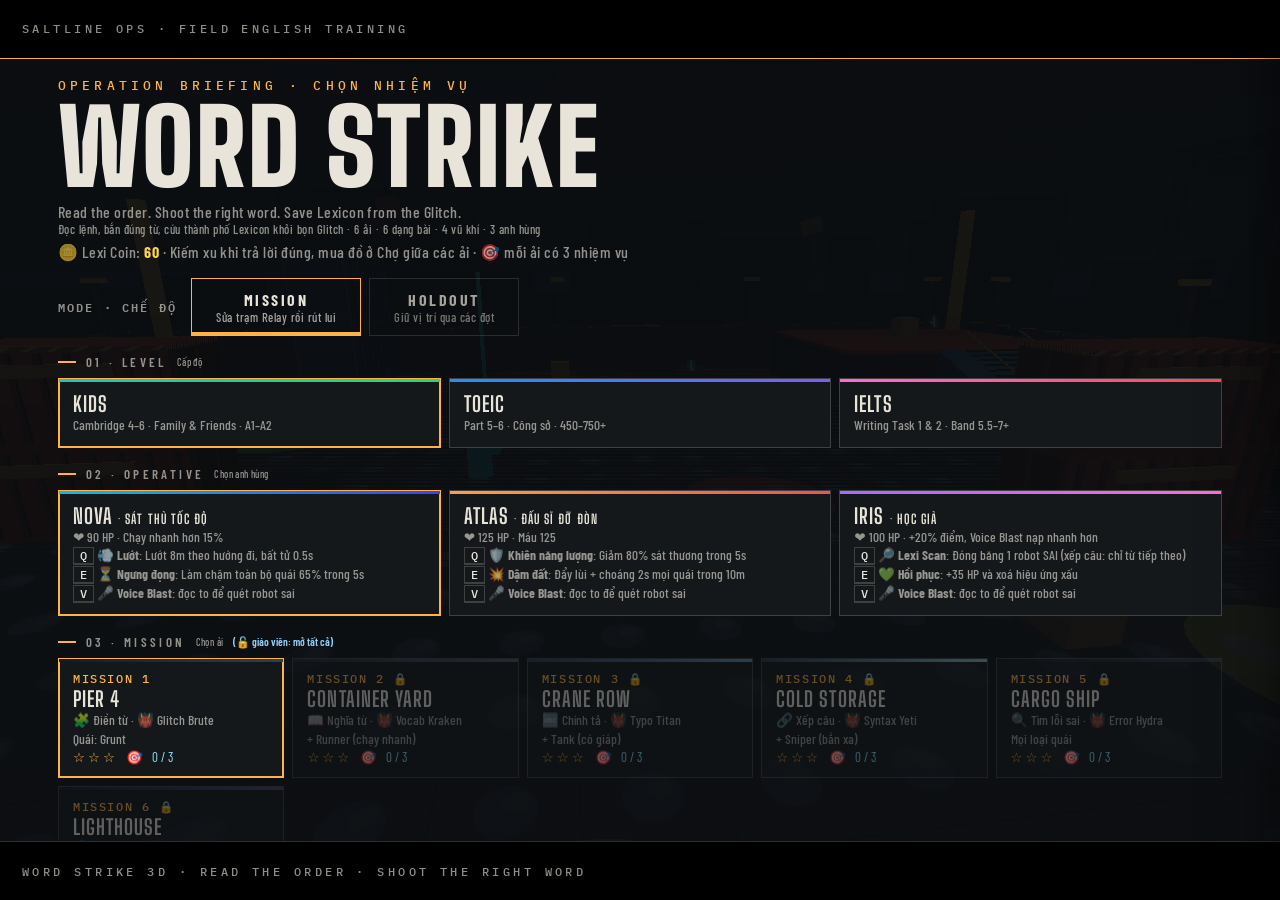
<file: word-strike-3d.html>
<!DOCTYPE html>
<html lang="vi">
<head>
<meta charset="utf-8">
<meta name="viewport" content="width=device-width,initial-scale=1,maximum-scale=1,user-scalable=no">
<title>Word Strike 3D</title>
<link href="https://fonts.googleapis.com/css2?family=Barlow+Condensed:wght@400;500;600;700&family=Big+Shoulders+Display:wght@500;700;900&family=IBM+Plex+Mono:wght@400;500&display=swap" rel="stylesheet">
<style>
/* ===== SALTLINE OPS – biển báo cảng + title card phim: nền mực, chữ xương, tín hiệu cam; viền mảnh, góc vuông ===== */
:root{--bg:#0b0d0f;--ink-2:#14181b;--panel:rgba(11,13,15,.84);--line:rgba(232,228,218,.2);--txt:#e8e4da;--mut:rgba(232,228,218,.62);--faint:rgba(232,228,218,.24);
  --acc:#ffb347;--acc-hot:#ffc977;--ok:#8fd19e;--bad:#ff5a40;--alarm:#ff5a40;--gold:#ffb347;--steel:#8d9aa3;
  --f-d:'Big Shoulders Display','Impact','Haettenschweiler','Arial Narrow',sans-serif;--f-l:'Barlow Condensed','Arial Narrow',system-ui,sans-serif;--f-m:'IBM Plex Mono',ui-monospace,Menlo,monospace;
  --shadow:0 0 2px rgba(0,0,0,.75),0 1px 5px rgba(0,0,0,.55);--sat:env(safe-area-inset-top,0px);--sab:env(safe-area-inset-bottom,0px)}
*{box-sizing:border-box;margin:0;padding:0;-webkit-tap-highlight-color:transparent}
html,body{height:100%;overflow:hidden;background:var(--bg);color:var(--txt);font-family:var(--f-l);font-weight:500;user-select:none}
#c{position:fixed;inset:0;display:block}
.vi{display:block;font:500 .78em var(--f-l);letter-spacing:.04em;text-transform:none;color:var(--mut);margin-top:1px}
.hud{position:fixed;pointer-events:none;z-index:5}
/* ---- la bàn ---- */
#compass{top:calc(8px + var(--sat));left:50%;transform:translateX(-50%);width:min(560px,52vw);height:36px;border-top:1px solid var(--line);border-bottom:1px solid var(--line);background:linear-gradient(90deg,transparent,rgba(11,13,15,.62) 18%,rgba(11,13,15,.62) 82%,transparent)}
#compass canvas{width:100%;height:100%;display:block}
/* ---- khung nhiệm vụ (trái trên): vạch cam + lệnh ---- */
#topcol{top:calc(56px + var(--sat));left:16px;width:min(520px,42vw);display:flex;flex-direction:column;align-items:stretch;gap:6px}
#mission{background:var(--panel);border:1px solid var(--line);border-left:3px solid var(--acc);padding:8px 14px 10px;text-align:left}
#mtag{font:500 11.5px var(--f-m);letter-spacing:.12em;color:var(--acc);text-transform:uppercase;white-space:nowrap;overflow:hidden;text-overflow:ellipsis}
#sentence{font:600 clamp(17px,2.1vw,25px) var(--f-l);letter-spacing:.02em;line-height:1.25;margin-top:3px}
.gap{display:inline-block;min-width:72px;border-bottom:3px solid var(--acc);color:var(--acc);padding:0 6px;text-align:center}
.built{color:var(--acc)} .built i{color:var(--mut);font-style:normal}
.chunk{border-bottom:1px dashed var(--mut);padding:0 2px}.chunk sub{color:var(--acc);font-size:.55em;margin-left:2px}
s{color:#ff8a78} .fix{color:var(--ok)}
#toast{width:100%;font:600 15px var(--f-l);letter-spacing:.03em;padding:7px 12px;opacity:0;transition:opacity .25s;background:var(--panel);border:1px solid var(--line)}
#toast.ok{border-color:var(--ok);opacity:1;border-left:3px solid var(--ok)}
#toast.bad{border-color:var(--bad);opacity:1;border-left:3px solid var(--bad)}
#toast.info{border-color:var(--line);opacity:1;border-left:3px solid var(--acc)}
/* ---- điểm / combo (phải, dưới radar) ---- */
#stats{bottom:22px;left:16px;text-align:left;font:500 12px var(--f-m);letter-spacing:.1em;line-height:1.55;text-transform:uppercase;color:var(--mut);text-shadow:var(--shadow)}
#stats b{color:var(--txt);font:700 24px var(--f-d);letter-spacing:.04em}
#combo{color:var(--acc)}
/* ---- máu: chỉ hiện khi bị thương hoặc dưới 50% ---- */
#hpwrap{bottom:176px;left:16px;width:min(260px,30vw);opacity:0;transform:translateY(6px);transition:opacity .3s,transform .3s}
#hpwrap.on{opacity:1;transform:none}
.lbl{font:600 12px var(--f-m);letter-spacing:.18em;color:var(--mut);margin-bottom:4px;text-transform:uppercase}
.bar{height:8px;background:rgba(232,228,218,.12);overflow:hidden;border:1px solid var(--line)}
#hp{height:100%;width:100%;background:var(--acc);transition:width .2s,background .2s}
#hpwrap.low #hp{background:var(--alarm)}
#hpTxt{font:500 12px var(--f-m);letter-spacing:.1em;margin-top:3px}
/* ---- tâm ngắm + dấu trúng ---- */
#cross{top:50%;left:50%;width:34px;height:34px;transform:translate(-50%,-50%)}
#cross:before,#cross:after{content:"";position:absolute;box-shadow:var(--shadow)}
#cross:before{left:16px;top:0;width:2px;height:34px;background:linear-gradient(var(--txt) 0 10px,transparent 10px 24px,var(--txt) 24px)}
#cross:after{top:16px;left:0;height:2px;width:34px;background:linear-gradient(90deg,var(--txt) 0 10px,transparent 10px 24px,var(--txt) 24px)}
#cross.on:before{background:linear-gradient(var(--acc) 0 10px,transparent 10px 24px,var(--acc) 24px)}
#cross.on:after{background:linear-gradient(90deg,var(--acc) 0 10px,transparent 10px 24px,var(--acc) 24px)}
#cross.wide{width:70px;height:70px;border:1px solid rgba(232,228,218,.6);border-radius:50%}
#cross.wide:before{left:34px;top:18px;height:34px}#cross.wide:after{left:18px;top:34px;width:34px}
#hitm{top:50%;left:50%;width:30px;height:30px;transform:translate(-50%,-50%) rotate(45deg);opacity:0}
#hitm:before,#hitm:after{content:"";position:absolute;background:currentColor;box-shadow:var(--shadow)}
#hitm:before{left:14px;top:0;width:2px;height:30px}#hitm:after{top:14px;left:0;height:2px;width:30px}
#hitm.w{color:var(--txt)}#hitm.o{color:var(--acc)}#hitm.r{color:var(--alarm)}
#hitm.go{animation:hitm .38s ease-out}
@keyframes hitm{0%{opacity:1;transform:translate(-50%,-50%) rotate(45deg) scale(1.5)}100%{opacity:0;transform:translate(-50%,-50%) rotate(45deg) scale(.9)}}
/* ---- cung đỏ báo hướng bị bắn ---- */
#dmgArc{top:50%;left:50%;width:min(52vh,430px);aspect-ratio:1;margin:calc(min(52vh,430px)/-2) 0 0 calc(min(52vh,430px)/-2);border-radius:50%;opacity:0;
  background:conic-gradient(from -28deg,var(--alarm) 0 56deg,transparent 56deg);-webkit-mask:radial-gradient(circle,transparent 63%,#000 64%,#000 70%,transparent 71%);mask:radial-gradient(circle,transparent 63%,#000 64%,#000 70%,transparent 71%);transform:rotate(var(--r,0deg))}
#dmgArc.go{animation:arc 1.1s ease-out}
@keyframes arc{0%{opacity:1}100%{opacity:0}}
#radar{top:calc(12px + var(--sat));right:14px;width:120px;height:120px;border-radius:50%;background:rgba(11,13,15,.7);border:1px solid var(--line)}
#flash{inset:0;background:radial-gradient(circle,transparent 45%,rgba(255,90,64,.5));opacity:0;transition:opacity .35s}
#tint{inset:0;opacity:0;transition:opacity .3s}
/* ---- thông báo giữa màn ---- */
#banner{top:38%;left:50%;transform:translate(-50%,-50%);text-align:center;font:700 clamp(28px,5vw,54px) var(--f-d);letter-spacing:.1em;text-transform:uppercase;line-height:1.05;text-shadow:var(--shadow);opacity:0;transition:opacity .4s;white-space:nowrap}
#banner:before,#banner:after{content:"";display:block;height:1px;background:var(--acc);width:60%;margin:0 auto 10px}
#banner:after{margin:10px auto 0}
#banner small{display:block;font:500 clamp(12px,1.6vw,16px) var(--f-m);letter-spacing:.14em;color:var(--mut);margin-top:8px;white-space:normal}
/* ---- kim cương mục tiêu trong thế giới ---- */
#wp{inset:0;z-index:4}
#wp .dm{position:absolute;left:0;top:0;display:flex;flex-direction:column;align-items:center;gap:4px;will-change:transform}
#wp .dm i{display:block;width:13px;height:13px;border:2px solid var(--acc);background:rgba(11,13,15,.55);transform:rotate(45deg);box-shadow:0 0 8px rgba(255,179,71,.55)}
#wp .dm b{font:500 11px var(--f-m);letter-spacing:.1em;color:var(--acc);text-shadow:var(--shadow);white-space:nowrap;font-weight:500}
/* ---- số lớn góc phải ---- */
#ammo{right:22px;bottom:20px;text-align:right}
#ammoL{font:600 12px var(--f-m);letter-spacing:.18em;color:var(--mut);text-transform:uppercase}
#ammoN{font:900 clamp(54px,8vw,84px) var(--f-d);line-height:.9;color:var(--txt);text-shadow:var(--shadow);letter-spacing:.02em}
#ammoN.dim{color:var(--alarm)}
#ammoS{font:500 11.5px var(--f-m);letter-spacing:.1em;color:var(--acc);min-height:14px}
/* ---- ô súng / kỹ năng ---- */
#dock{bottom:16px;left:50%;transform:translateX(-50%);display:flex;flex-direction:column;align-items:center;gap:8px}
.row2{display:flex;gap:6px}
.slot{position:relative;width:54px;height:54px;background:rgba(11,13,15,.84);border:1px solid var(--line);display:grid;place-items:center;font-size:24px;pointer-events:auto;cursor:pointer}
.slot.small{width:46px;height:46px;font-size:19px}
.slot .k{position:absolute;top:1px;left:4px;font:500 10.5px var(--f-m);color:var(--mut)}
.slot .cd{position:absolute;inset:0;background:conic-gradient(rgba(0,0,0,.72) var(--p,0%),transparent 0)}
.slot .t{position:absolute;bottom:0;font:600 10.5px var(--f-l);letter-spacing:.06em;text-transform:uppercase;color:var(--txt);text-shadow:0 1px 3px #000}
.slot.sel{border-color:var(--acc);box-shadow:inset 0 -2px 0 var(--acc)}
.slot.lock{background:rgba(8,9,10,.94);border-color:rgba(232,228,218,.1)}
.slot.lock .ico{filter:grayscale(1);opacity:.5}
.slot.lock .t{font-size:8.5px;line-height:1;white-space:nowrap;bottom:2px;color:var(--acc)}
.slot .en{position:absolute;top:1px;right:3px;font:500 10px var(--f-m);color:var(--acc)}
.slot.noen .en{color:var(--alarm)}.slot.noen .ico{opacity:.45}
.slot.ready{border-color:var(--acc);box-shadow:0 0 14px rgba(255,179,71,.7);animation:pulse 1s infinite}
@keyframes pulse{50%{transform:scale(1.06)}}
#wepname{font:500 11.5px var(--f-m);color:var(--mut);letter-spacing:.1em;text-transform:uppercase}
/* ---- màn phủ + thẻ ---- */
.ov{position:fixed;inset:0;z-index:20;display:flex;align-items:flex-start;justify-content:center;padding:16px;background:linear-gradient(rgba(11,13,15,.93),rgba(11,13,15,.97));overflow:auto}
.hide{display:none!important}
.card{width:min(1000px,100%);margin:auto;background:var(--panel);border:1px solid var(--line);border-top:2px solid var(--acc);padding:22px;box-shadow:0 20px 60px rgba(0,0,0,.55)}
h1{font:900 clamp(44px,9vw,104px) var(--f-d);line-height:.92;letter-spacing:.02em;text-transform:uppercase;color:var(--txt)}
h3{font:600 13px var(--f-l);letter-spacing:.26em;color:var(--mut);margin:18px 0 8px;text-transform:uppercase;display:flex;align-items:center;gap:10px}
h3:before{content:"";width:18px;height:2px;background:var(--acc);flex:none}
.sub{color:var(--mut);margin:6px 0 4px;font-weight:500;letter-spacing:.03em}
.grid{display:grid;grid-template-columns:repeat(auto-fit,minmax(190px,1fr));gap:8px}
.pick{cursor:pointer;border:1px solid var(--line);padding:12px 14px;text-align:left;color:var(--txt);font-family:inherit;background:var(--ink-2)!important;transition:border-color .15s,transform .15s;position:relative}
.pick:before{content:"";position:absolute;left:0;top:0;right:0;height:3px;background:var(--g,var(--faint))}
.pick:hover{border-color:var(--acc)}
.pick.sel{border-color:var(--acc);box-shadow:inset 0 0 0 1px var(--acc)}
.pick .t{font:700 21px var(--f-d);letter-spacing:.05em;text-transform:uppercase}
.pick .d{font-size:13.5px;color:var(--mut);font-weight:500;line-height:1.4}
.pick.locked{opacity:.38;cursor:not-allowed}
.stg .n{font:500 11.5px var(--f-m);letter-spacing:.14em;color:var(--acc)}
.stars{color:var(--acc);letter-spacing:3px}
.gstrip{display:flex;flex-wrap:wrap;gap:8px;align-items:center}
.gs{display:flex;align-items:center;gap:8px;background:transparent;border:1px solid var(--line);padding:7px 12px;font-weight:500;font-size:14px;letter-spacing:.03em}
.gs b{font-size:18px}.gs u{text-decoration:none;color:var(--acc)}
#guide{z-index:26;align-items:center}
#guide .gcard{width:min(1080px,100%);max-height:calc(100vh - 32px);display:flex;flex-direction:column;background:var(--panel);border:1px solid var(--line);border-top:2px solid var(--acc);box-shadow:0 20px 60px rgba(0,0,0,.6);overflow:hidden;margin:auto}
.ghead{display:flex;align-items:center;gap:12px;padding:14px 20px;border-bottom:1px solid var(--line)}
.ghead h2{font:900 26px var(--f-d);letter-spacing:.06em;text-transform:uppercase;flex:1;color:var(--txt)}
.gx{background:none;border:1px solid var(--line);color:var(--txt);width:38px;height:38px;font-size:16px;cursor:pointer}
.gbody{display:flex;min-height:0;flex:1}
.gtabs{display:flex;flex-direction:column;gap:4px;padding:14px;border-right:1px solid var(--line);min-width:200px}
.gtab{display:flex;align-items:center;gap:10px;text-align:left;cursor:pointer;border:1px solid transparent;border-left:3px solid transparent;padding:9px 12px;background:none;color:var(--mut);font:600 15px var(--f-l);letter-spacing:.06em;text-transform:uppercase}
.gtab .n{display:grid;place-items:center;width:22px;height:22px;background:rgba(232,228,218,.08);font:500 11px var(--f-m)}
.gtab.on{background:rgba(255,179,71,.1);color:var(--txt);border-left-color:var(--acc)}
.gtab.on .n{background:var(--acc);color:#0b0d0f}
.gpane{flex:1;overflow:auto;padding:18px 22px}
.gpane h3{margin:0 0 4px;color:var(--txt);font:700 24px var(--f-d);letter-spacing:.05em;text-transform:uppercase}
.gpane h3:before{display:none}
.gpane .lead{color:var(--mut);font-weight:500;margin-bottom:14px}
.gpane h4{font:600 12.5px var(--f-m);letter-spacing:.18em;color:var(--acc);text-transform:uppercase;margin:16px 0 8px}
.ggrid{display:grid;grid-template-columns:repeat(auto-fill,minmax(230px,1fr));gap:8px}
.gc{background:rgba(232,228,218,.04);border:1px solid var(--line);padding:12px 14px;font-size:14.5px;font-weight:500;color:var(--txt);line-height:1.45}
.gc .ic{font-size:26px;line-height:1}.gc .tt{font:700 17px var(--f-l);letter-spacing:.06em;text-transform:uppercase;color:var(--txt);margin:6px 0 2px}
.gc .tag{display:inline-block;font:500 11px var(--f-m);letter-spacing:.06em;padding:2px 8px;border:1px solid rgba(255,179,71,.5);color:var(--acc);margin:2px 4px 0 0}
.gc .tag.g{border-color:rgba(143,209,158,.5);color:var(--ok)}.gc .tag.r{border-color:rgba(255,90,64,.5);color:#ff8a78}
.steps{display:grid;grid-template-columns:repeat(auto-fit,minmax(220px,1fr));gap:8px;counter-reset:st}
.step{position:relative;padding:14px 14px 14px 52px;background:rgba(255,179,71,.06);border:1px solid rgba(255,179,71,.35);font-weight:500;font-size:14.5px;line-height:1.45}
.step:before{counter-increment:st;content:counter(st);position:absolute;left:14px;top:14px;width:26px;height:26px;background:var(--acc);color:#0b0d0f;display:grid;place-items:center;font:700 14px var(--f-m)}
.step b{color:var(--txt);display:block;font:700 16px var(--f-l);letter-spacing:.05em;text-transform:uppercase}
.keys{display:grid;grid-template-columns:auto 1fr;gap:8px 14px;align-items:center;font-weight:500;font-size:14.5px}
.keys .k{white-space:nowrap;text-align:right}
.cols{display:grid;grid-template-columns:repeat(auto-fit,minmax(300px,1fr));gap:12px}
.stg2{display:flex;gap:12px;align-items:flex-start;padding:10px 12px;margin-bottom:6px;border:1px solid var(--line)}
.stg2 .no{font:500 12px var(--f-m);padding:3px 8px;background:rgba(0,0,0,.35);white-space:nowrap;color:var(--acc)}
.gfoot{display:flex;align-items:center;gap:10px;padding:12px 20px;border-top:1px solid var(--line);flex-wrap:wrap}
.dots{display:flex;gap:6px;flex:1}.dots i{width:8px;height:8px;background:rgba(232,228,218,.2)}.dots i.on{background:var(--acc);width:22px}
.gfoot label{font-weight:500;color:var(--mut);font-size:13.5px;display:flex;gap:6px;align-items:center}
@media (max-height:540px){#guide{padding:6px}#guide .gcard{max-height:calc(100vh - 12px)}.ghead{padding:6px 12px}.ghead h2{font-size:18px}.gx{width:30px;height:30px;font-size:14px}.gfoot{padding:6px 12px;gap:8px}.gfoot .btn{padding:6px 14px;font-size:14px}.gpane{padding:10px 14px}.gpane h3{font-size:19px}.gpane .lead{margin-bottom:8px;font-size:13px}.gc{padding:8px 10px;font-size:13px}.keys{font-size:13px;gap:5px 10px}}
@media (max-width:760px),(max-height:540px){.gbody{flex-direction:column}.gtabs{flex-direction:row;overflow-x:auto;border-right:0;border-bottom:1px solid var(--line);min-width:0;padding:8px}.gtab{white-space:nowrap;padding:8px 10px}.gpane{padding:14px}.ghead h2{font-size:20px}}
.howto{display:grid;grid-template-columns:repeat(auto-fit,minmax(260px,1fr));gap:6px 22px;font-size:14px;font-weight:500;color:var(--txt);line-height:1.55}
kbd{background:var(--ink-2);border:1px solid var(--line);border-bottom-width:2px;padding:0 6px;font:500 12px var(--f-m);color:var(--txt)}
.btn{cursor:pointer;border:1px solid var(--acc);border-radius:0;padding:11px 24px;font:700 16px var(--f-l);letter-spacing:.16em;text-transform:uppercase;color:#0b0d0f;background:var(--acc);box-shadow:none;text-decoration:none;display:inline-block}
.btn:hover{background:var(--acc-hot);border-color:var(--acc-hot)}
.btn.sec{background:transparent;color:var(--txt);border:1px solid var(--line)}
.btn.sec:hover{border-color:var(--acc);color:var(--acc)}
.btn .vi{color:inherit;opacity:.7;letter-spacing:.04em}
.row{display:flex;gap:10px;flex-wrap:wrap;align-items:center}
select{background:var(--ink-2);color:var(--txt);border:1px solid var(--line);border-radius:0;padding:8px 10px;font:600 14px var(--f-l);letter-spacing:.05em}
.mk{border:1px solid var(--line);border-left:3px solid var(--acc);padding:10px 12px;margin-top:8px;font-size:14.5px;font-weight:500}
.mk .s{font-size:17px;color:var(--txt)}.mk u{color:var(--ok);text-decoration:none;border-bottom:2px solid var(--ok)}
.mk .p{color:#ff8a78}.mk .v{color:var(--mut)}
.st{display:grid;grid-template-columns:repeat(4,1fr);gap:8px;margin:14px 0}
.st div{background:rgba(232,228,218,.04);border:1px solid var(--line);padding:10px;text-align:center;font:500 12px var(--f-m);letter-spacing:.1em;text-transform:uppercase;color:var(--mut)}
.st b{display:block;font:900 30px var(--f-d);color:var(--txt);letter-spacing:.04em}
#vword{font:900 clamp(38px,7vw,64px) var(--f-d);text-align:center;color:var(--txt);margin:6px 0 2px;letter-spacing:.04em}
#vmean{text-align:center;color:var(--mut);font-weight:500;margin-bottom:12px}
#vres{text-align:center;font-weight:600;min-height:24px;margin:10px 0}
#vtype{width:100%;font:600 22px var(--f-m);padding:10px 14px;border:1px solid var(--line);background:var(--bg);color:var(--txt);text-align:center}
a.dict{color:var(--acc);font-weight:600}
/* ---- cảm ứng ---- */
#touch{position:fixed;inset:0;z-index:6;pointer-events:none}
#joy{position:absolute;left:22px;bottom:120px;width:120px;height:120px;border-radius:50%;background:rgba(232,228,218,.05);border:1px solid var(--line);pointer-events:auto}
#knob{position:absolute;left:35px;top:35px;width:50px;height:50px;border-radius:50%;background:rgba(232,228,218,.3)}
#fireB,#pauseB{position:absolute;pointer-events:auto;border-radius:50%;border:2px solid var(--acc);color:var(--acc);font:700 14px var(--f-l);letter-spacing:.14em;background:rgba(11,13,15,.6)}
#fireB{right:24px;bottom:150px;width:84px;height:84px}
#pauseB{right:150px;top:14px;width:42px;height:42px;border-width:1px;border-color:var(--line);color:var(--txt)}
.touchui #c,#touch{touch-action:none}
#jumpB,#zoomB{position:absolute;pointer-events:auto;border-radius:50%;border:1px solid var(--line);color:var(--txt);font:600 20px var(--f-l);background:rgba(11,13,15,.6)}
#jumpB{right:126px;bottom:34px;width:58px;height:58px}#zoomB{right:40px;bottom:132px;width:50px;height:50px}
#rotate{position:fixed;inset:0;z-index:30;display:none;align-items:center;justify-content:center;flex-direction:column;gap:14px;text-align:center;padding:24px;background:rgba(11,13,15,.97);font:600 20px var(--f-l);letter-spacing:.06em}
#rotate .ph{font-size:64px;animation:rot 1.6s infinite}@keyframes rot{50%{transform:rotate(90deg)}}
/* ---- menu tiêu đề toàn màn: dải đen điện ảnh ---- */
#menu{padding:calc(7vh + 8px) 16px calc(7vh + 8px)}
#menu:before,#menu:after{position:fixed;left:0;right:0;height:6.4vh;min-height:30px;background:#000;z-index:2;display:flex;align-items:center;padding:0 22px;font:500 11.5px var(--f-m);letter-spacing:.3em;color:var(--mut);text-transform:uppercase}
#menu:before{content:"SALTLINE OPS  ·  FIELD ENGLISH TRAINING";top:0;border-bottom:1px solid var(--acc)}
#menu:after{content:"WORD STRIKE 3D  ·  READ THE ORDER  ·  SHOOT THE RIGHT WORD";bottom:0;border-top:1px solid var(--line)}
#menu .card{background:transparent;border:0;box-shadow:none;padding:6px 8px;width:min(1180px,100%)}
#menu h1{margin-bottom:2px}
#menu .tag1{font:500 13px var(--f-m);letter-spacing:.32em;color:var(--acc);text-transform:uppercase;margin-bottom:6px}
#menu .sub{max-width:760px}
/* ---- thẻ tạm dừng / tổng kết ---- */
#pause .card h1,#end .card h1{font-size:clamp(34px,6vw,64px)}
#eRank{font:900 clamp(70px,14vw,140px) var(--f-d);line-height:.85;color:var(--acc);letter-spacing:.02em;float:right;margin:0 0 0 16px;text-align:center;border-left:1px solid var(--line);padding-left:18px}
#eRank small{display:block;font:500 11px var(--f-m);letter-spacing:.22em;color:var(--mut);text-transform:uppercase;margin-top:6px}
#eRank.r-S,#eRank.r-A{color:var(--acc)}#eRank.r-B{color:var(--txt)}#eRank.r-C{color:var(--alarm)}
/* ---- bảng Cài đặt / Điều khiển trượt từ phải ---- */
#panel{position:fixed;top:0;right:0;bottom:0;width:min(440px,92vw);z-index:28;background:rgba(11,13,15,.97);border-left:2px solid var(--acc);transform:translateX(105%);transition:transform .28s cubic-bezier(.2,.8,.2,1);display:flex;flex-direction:column;box-shadow:-20px 0 60px rgba(0,0,0,.6)}
#panel.open{transform:none}
#panel .ph{display:flex;align-items:center;gap:10px;padding:14px 18px;border-bottom:1px solid var(--line)}
#panel .ph h2{font:900 24px var(--f-d);letter-spacing:.08em;text-transform:uppercase;flex:1}
#panel .pt{display:flex;border-bottom:1px solid var(--line)}
#panel .pt button{flex:1;background:none;border:0;border-bottom:2px solid transparent;color:var(--mut);padding:10px;font:600 14px var(--f-l);letter-spacing:.2em;text-transform:uppercase;cursor:pointer}
#panel .pt button.on{color:var(--txt);border-bottom-color:var(--acc)}
#panel .pb{padding:16px 18px;overflow:auto;flex:1}
#panel .pr{display:flex;justify-content:space-between;align-items:center;gap:12px;padding:10px 0;border-bottom:1px solid rgba(232,228,218,.1);font-weight:500;font-size:15px}
#panel .pr .vi{font-size:.8em}
#panel .pk{display:grid;grid-template-columns:auto 1fr;gap:7px 14px;font-size:14.5px;font-weight:500;margin-bottom:12px;align-items:center}
#panel .pk span:nth-child(odd){text-align:right;white-space:nowrap}
#panelShade{position:fixed;inset:0;z-index:27;background:rgba(0,0,0,.45);opacity:0;pointer-events:none;transition:opacity .25s}
#panelShade.open{opacity:1;pointer-events:auto}
/* ---- điện thoại ngang / cảm ứng ---- */
@media (orientation:portrait){body.touchui.playing:not(.portraitOK) #rotate{display:flex}body.touchui #dock{bottom:170px}body.touchui #topcol{width:calc(100% - 110px)}}
body.touchui #compass{height:28px;top:4px;width:min(46vw,420px)}
body.touchui #topcol{top:38px;left:10px;width:min(42vw,440px);gap:4px}
body.touchui #mission{padding:5px 10px 6px}body.touchui #mtag{font-size:10px}body.touchui #sentence{font-size:clamp(14px,2.2vw,20px)}
body.touchui #toast{font-size:12.5px;padding:4px 8px}
body.touchui #hpwrap{bottom:auto;top:calc(100% - 178px);left:18px;width:min(140px,20vw)}
body.touchui #hpwrap .lbl{display:none}body.touchui #hpTxt{font-size:10px}
body.touchui #stats{top:96px;bottom:auto;left:auto;right:10px;text-align:right;font-size:10.5px}body.touchui #stats b{font-size:18px}
body.touchui #xmusic{display:none}body.touchui #stats{padding:4px 8px}
body.touchui #radar{top:8px;right:8px;width:84px;height:84px}
body.touchui #pauseB{right:100px;top:6px;left:auto}
body.touchui #ammo{right:104px;top:48px;bottom:auto}body.touchui #ammoN{font-size:38px}body.touchui #ammoS{display:none}body.touchui #ammoL{font-size:10px}
body.touchui #dock{bottom:6px}body.touchui #wepname{display:none}
body.touchui .slot{width:44px;height:44px;font-size:19px}body.touchui .slot.small{width:40px;height:40px;font-size:17px}
body.touchui #joy{left:18px;bottom:18px;width:132px;height:132px}body.touchui #knob{left:41px;top:41px}
body.touchui #fireB{right:22px;bottom:24px;width:92px;height:92px;font-size:15px}
body.touchui #banner{font-size:clamp(22px,5vw,40px)}
@media (max-width:760px){#topcol{top:50px;width:calc(100% - 24px);left:12px}#radar{width:90px;height:90px}.slot{width:46px;height:46px;font-size:20px}.st{grid-template-columns:repeat(2,1fr)}#wepname{display:none}#compass{width:62vw}}
@media (prefers-reduced-motion:reduce){#panel,#panelShade,#hpwrap{transition:none}#hitm.go,#dmgArc.go{animation-duration:.01s}.slot.ready{animation:none}}
</style>
</head>
<body>
<canvas id="c"></canvas>

<div id="hudAll" class="hide">
  <div id="tint" class="hud"></div>
  <div id="compass" class="hud" aria-hidden="true"><canvas id="compCv" width="1120" height="72"></canvas></div>
  <div id="wp" class="hud" aria-hidden="true"></div>
  <div id="topcol" class="hud"><div id="mission"><div id="mtag"></div><div id="sentence"></div></div><div id="toast"></div></div>
  <div id="stats" class="hud"><span id="stg"></span><br>SCORE · Điểm <b id="score">0</b><br><span id="combo"></span><br><span id="perkHud"></span></div>
  <div id="hpwrap" class="hud"><div class="lbl" id="heroLbl">HP</div><div class="bar"><div id="hp"></div></div><div id="hpTxt"></div></div>
  <div id="cross" class="hud"></div>
  <div id="hitm" class="hud"></div>
  <div id="dmgArc" class="hud"></div>
  <canvas id="radar" class="hud" width="240" height="240"></canvas>
  <div id="flash" class="hud"></div>
  <div id="banner" class="hud"></div>
  <div id="ammo" class="hud"><div id="ammoL"></div><div id="ammoN">INF</div><div id="ammoS"></div></div>
  <div id="dock" class="hud">
    <div id="wepname"></div>
    <div class="row2" id="weps"></div>
    <div class="row2" id="skills"></div>
  </div>
</div>

<div id="touch" class="hide">
  <div id="joy"><div id="knob"></div></div>
  <button id="fireB">BẮN</button>
  <button id="pauseB">❚❚</button>
  <button id="jumpB">⤒</button>
  <button id="zoomB">🔭</button>
</div>

<div id="rotate"><div class="ph">📱</div><div>Xoay ngang điện thoại để chơi tốt nhất</div><button class="btn sec" id="portraitOK">Vẫn chơi màn dọc</button></div>
<!-- MENU -->
<div id="menu" class="ov">
  <div class="card">
    <div class="tag1">OPERATION BRIEFING · Chọn nhiệm vụ</div>
    <h1>WORD STRIKE</h1>
    <div class="sub">Read the order. Shoot the right word. Save Lexicon from the Glitch.<span class="vi">Đọc lệnh, bắn đúng từ, cứu thành phố Lexicon khỏi bọn Glitch · 6 ải · 6 dạng bài · 4 vũ khí · 3 anh hùng</span></div>
    <div id="dataWarn" class="mk hide" style="color:#ffd9a0;border-color:#ff9f43"></div>
    <h3>01 · LEVEL <span class="vi" style="margin:0">Cấp độ</span></h3><div class="grid" id="trk"></div>
    <h3>02 · OPERATIVE <span class="vi" style="margin:0">Chọn anh hùng</span></h3><div class="grid" id="heroes"></div>
    <h3>03 · MISSION <span class="vi" style="margin:0">Chọn ải</span> <span id="unlockAll" style="cursor:pointer;font-size:11px;color:#8fd3ff;text-transform:none;letter-spacing:0">(🔓 giáo viên: mở tất cả)</span></h3><div class="grid" id="stages"></div>
    <h3>BRIEFING <span class="vi" style="margin:0">Cách chơi</span></h3>
    <div class="gstrip">
      <div class="gs"><b>🎯</b>Bắn robot mang <u>đáp án đúng</u></div>
      <div class="gs"><b>🔫</b><kbd>1</kbd>–<kbd>4</kbd> đổi súng</div>
      <div class="gs"><b>✨</b><kbd>Q</kbd> <kbd>E</kbd> <kbd>V</kbd> kỹ năng</div>
      <div class="gs"><b>🔄</b><kbd>R</kbd> nạp đạn · trả lời nhanh = đạn xuyên giáp</div>
      <div class="gs"><b>👁</b><kbd>C</kbd> đổi góc nhìn</div>
      <button class="btn sec" id="guideB" type="button">📖 Field guide<span class="vi">Hướng dẫn đầy đủ</span></button>
    </div>
    <div class="row" style="margin-top:16px"><button class="btn" id="startB">▶ START MISSION<span class="vi">Vào ải</span></button>
      <button class="btn sec" id="settingsB" type="button">⚙ Settings<span class="vi">Cài đặt · Điều khiển</span></button>
      <a class="btn sec" href="./">← English Fun Zone</a></div>
  </div>
</div>

<div id="guide" class="ov hide">
  <div class="gcard">
    <div class="ghead"><h2>📖 HƯỚNG DẪN WORD STRIKE 3D</h2><button class="gx" id="gClose" type="button" aria-label="Đóng">✕</button></div>
    <div class="gbody"><nav class="gtabs" id="gTabs"></nav><div class="gpane" id="gPane"></div></div>
    <div class="gfoot"><div class="dots" id="gDots"></div><label id="gNoShowL"><input type="checkbox" id="gNoShow"> Không tự hiện lại</label><button class="btn sec" id="gPrev" type="button">◀ Trước</button><button class="btn" id="gNext" type="button">Tiếp ▶</button></div>
  </div>
</div>
<div id="pause" class="ov hide" style="align-items:center">
  <div class="card" style="max-width:460px;text-align:center">
    <div class="tag1" style="font:500 12px var(--f-m);letter-spacing:.3em;color:var(--acc)">STAND BY</div>
    <h1>PAUSED</h1>
    <div class="sub">Click to resume the mission.<span class="vi">Click để tiếp tục chiến đấu</span></div>
    <div class="row" style="justify-content:center;margin-top:14px"><button class="btn" id="resumeB">▶ Resume<span class="vi">Tiếp tục</span></button><button class="btn sec" id="pGuideB" type="button">📖 Guide<span class="vi">Hướng dẫn</span></button><button class="btn sec" id="pSettingsB" type="button">⚙ Settings<span class="vi">Cài đặt</span></button><button class="btn sec" id="quitB">Abort<span class="vi">Thoát</span></button></div>
  </div>
</div>

<div id="vmodal" class="ov hide" style="align-items:center">
  <div class="card" style="max-width:520px">
    <div class="lbl" style="text-align:center">🎤 VOICE BLAST · ĐỌC TO TỪ NÀY</div>
    <div id="vword"></div><div id="vmean"></div>
    <div style="text-align:center;font-size:14px;font-weight:700;margin-bottom:12px">🔊 Nghe phát âm chuẩn: <a class="dict" id="vcam" target="_blank" rel="noopener">Cambridge</a> · <a class="dict" id="vox" target="_blank" rel="noopener">Oxford</a></div>
    <div id="vtypeWrap" class="hide"><div class="sub" style="text-align:center;margin:0 0 8px">Gõ đầy đủ từ (các chữ bị ẩn là _):</div><input id="vtype" autocomplete="off"></div>
    <div id="vres"></div>
    <div class="row" style="justify-content:center"><button class="btn" id="vgo">🎤 Bấm rồi nói</button><button class="btn sec" id="vtypeB">⌨️ Gõ thay vì nói</button><button class="btn sec" id="vclose">Quay lại</button></div>
  </div>
</div>

<div id="chal" class="ov hide" style="align-items:center">
  <div class="card" style="max-width:640px">
    <div class="lbl" style="text-align:center;color:#ffc83d">⭐ THỬ THÁCH KHÓ · TRẢ LỜI ĐÚNG ĐỂ CHỌN PHẦN THƯỞNG</div>
    <div class="bar" style="height:8px;margin:8px 0 12px"><div id="chBar" style="height:100%;width:100%;background:linear-gradient(90deg,#ffc83d,#ff6bd6)"></div></div>
    <div id="chQ" style="font:800 clamp(18px,3vw,26px) 'Big Shoulders Display';text-align:center;margin-bottom:14px"></div>
    <div id="chOpts" class="grid" style="grid-template-columns:repeat(auto-fit,minmax(220px,1fr))"></div>
    <div id="chRes" style="text-align:center;font-weight:800;margin-top:12px"></div>
    <div id="chPerks" class="grid" style="margin-top:8px"></div>
    <div class="row" style="justify-content:center;margin-top:12px"><button class="btn hide" id="chGo">Tiếp tục chiến đấu ▶</button></div>
  </div>
</div>
<div id="end" class="ov hide">
  <div class="card">
    <div id="eRank" class="r-C">C<small>RANK · Hạng</small></div>
    <h1 id="etitle"></h1>
    <div class="sub" id="esub"></div>
    <div class="st" style="clear:both"><div><b id="eScore">0</b>Score · Điểm</div><div><b id="eAcc">0%</b>Accuracy · Chính xác</div><div><b id="eStars">☆☆☆</b>Stars · Sao</div><div><b id="eBest">0</b>Best · Kỷ lục ải</div></div>
    <div class="lbl">📒 ERROR NOTEBOOK · SỔ TAY LỖI SAI – ôn lại ngay</div>
    <div id="elist"></div>
    <div class="row" style="margin-top:18px"><button class="btn" id="nextB">Next mission ▶<span class="vi">Ải tiếp theo</span></button><button class="btn sec" id="againB">↻ Retry<span class="vi">Chơi lại ải</span></button><button class="btn sec" id="menuB">Menu</button></div>
  </div>
</div>

<div id="panelShade"></div>
<aside id="panel" role="dialog" aria-label="Settings" aria-hidden="true">
  <div class="ph"><h2>Settings<span class="vi">Cài đặt · Điều khiển</span></h2><button class="gx" id="panelX" type="button" aria-label="Close">✕</button></div>
  <div class="pt"><button id="ptSet" class="on" type="button">Settings</button><button id="ptCtl" type="button">Controls</button></div>
  <div class="pb" id="pbSet">
    <div class="pr"><span>Graphics<span class="vi">Đồ hoạ</span></span><select id="qualSel"><option value="auto">Auto · Tự động</option><option value="high">High · Cao</option><option value="low">Low · Thấp (mượt)</option><option value="ultra">Ultra-light · Máy yếu</option></select></div>
    <div class="pr"><span>Music<span class="vi">Nhạc nền · phím M</span></span><button class="btn sec" id="pMusic" type="button">ON</button></div>
    <div class="pr"><span>Camera<span class="vi">Góc nhìn thứ 1 / thứ 3 · phím C</span></span><button class="btn sec" id="pView" type="button">1ST</button></div>
    <div class="pr"><span>Guide<span class="vi">Hướng dẫn đầy đủ</span></span><button class="btn sec" id="pGuide" type="button">Open</button></div>
  </div>
  <div class="pb hide" id="pbCtl">
    <h3>PC</h3><div class="pk"><span><kbd>W</kbd><kbd>A</kbd><kbd>S</kbd><kbd>D</kbd></span><span>Move · Di chuyển</span><span><kbd>Mouse</kbd></span><span>Aim · Ngắm</span><span><kbd>Click</kbd>/<kbd>F</kbd></span><span>Fire · Bắn</span><span><kbd>Shift</kbd></span><span>Sprint · Chạy nhanh</span><span><kbd>Space</kbd></span><span>Jump · Nhảy</span><span><kbd>1</kbd>–<kbd>4</kbd> <kbd>X</kbd></span><span>Weapon · Đổi súng</span><span><kbd>Q</kbd><kbd>E</kbd></span><span>Skill · Kỹ năng</span><span><kbd>V</kbd></span><span>Voice Blast</span><span><kbd>R</kbd></span><span>Reload · Nạp đạn (quick question = AP rounds)</span><span><kbd>C</kbd></span><span>Camera · Góc nhìn</span><span><kbd>Esc</kbd></span><span>Pause · Tạm dừng</span></div>
    <h3>TOUCH</h3><div class="pk"><span>Left pad</span><span>Move · Di chuyển</span><span>Drag screen</span><span>Aim · Ngắm</span><span>FIRE</span><span>Fire · Bắn</span><span>⤒</span><span>Jump · Nhảy</span></div>
  </div>
</aside>

<!-- three.js r128 chạy từ file local (js/vendor/three/) để chơi được offline -->
<script src="js/vendor/three/three.min.js"></script>
<script src="js/vendor/three/CopyShader.js"></script>
<script src="js/vendor/three/LuminosityHighPassShader.js"></script>
<script src="js/vendor/three/EffectComposer.js"></script>
<script src="js/vendor/three/RenderPass.js"></script>
<script src="js/vendor/three/ShaderPass.js"></script>
<script src="js/vendor/three/UnrealBloomPass.js"></script>
<script src="data/ws-questions.js"></script>
<script src="data/ws-view.js"></script>
<script src="data/ws-outfits.js"></script>
<script src="data/ws-gacha.js"></script>
<script src="data/ws-relay.js"></script>
<script src="data/ws-combat.js"></script>
<script src="data/ws-port.js"></script>
<script>
'use strict';
/* =====================================================================
   DỮ LIỆU: câu hỏi và hằng số cân bằng nằm ở data/ws-questions.js (window.WS_DATA).
   Cách thêm câu và định dạng từng dạng bài: xem phần đầu file đó.
   Ở đây chỉ còn: thông tin cấp độ (tên, tốc độ quái, cỡ vùng trúng) và BỘ CÂU DỰ PHÒNG nhỏ
   (3 câu mỗi dạng) dùng khi file dữ liệu bị lỗi hoặc không tải được.
   ===================================================================== */
const TRACKS={
 kids:{"name":"KIDS","desc":"Cambridge 4–6 · Family & Friends · A1–A2","grad":"linear-gradient(135deg,#22c1c3,#2ed573)","spd":1.15,"aim":1.35},
 toeic:{"name":"TOEIC","desc":"Part 5–6 · Công sở · 450–750+","grad":"linear-gradient(135deg,#1e90ff,#7c5cff)","spd":1.45,"aim":1.15},
 ielts:{"name":"IELTS","desc":"Writing Task 1 & 2 · Band 5.5–7+","grad":"linear-gradient(135deg,#ff6bd6,#ff4757)","spd":1.75,"aim":1}
};
const BANK_TYPES=["gap","vocab","spell","order","error","hard","voice"];
const FALLBACK_BANK={"kids":{"gap":[["She ___ to school every day.","goes",["go","going","went"],"Chủ ngữ số ít (she) + hiện tại đơn → goes."],["There ___ two cats under the table.","are",["is","am","be"],"“two cats” số nhiều → are."],["I have ___ apple in my bag.","an",["a","two","many"],"apple bắt đầu bằng nguyên âm → an."]],"vocab":[["thư viện","library",["kitchen","garden","hospital"]],["con voi","elephant",["giraffe","monkey","tiger"]],["bữa sáng","breakfast",["lunch","dinner","snack"]]],"spell":[["beautiful",["beatiful","beautifull","butiful"]],["friend",["freind","frend","friand"]],["because",["becuase","becos","beacause"]]],"order":[[["I","like","to","play","football"],"Tôi thích chơi bóng đá."],[["She","is","my","best","friend"],"Cô ấy là bạn thân nhất của tôi."],[["We","go","to","school","by bus"],"Chúng tôi đi học bằng xe buýt."]],"error":[[["She","go","to school","every day"],1,"goes","Chủ ngữ she → goes."],[["There","is","two","apples"],1,"are","two apples số nhiều → are."],[["I","have","a","apple"],2,"an","apple → an."]],"hard":[["I've lived here ___ 2020.","since",["for","from","at"],"Mốc thời gian + hiện tại hoàn thành → since."],["She is very good ___ drawing.","at",["in","on","with"],"good at + V-ing."],["There are ___ people in the park than yesterday.","more",["much","many","most"],"than → so sánh hơn của many là more."]],"voice":[["elephant","con voi"],["beautiful","xinh đẹp"],["library","thư viện"]]},"toeic":{"gap":[["The report must be submitted ___ Friday.","by",["until","since","during"],"by + mốc = hạn chót."],["Ms. Tran is responsible ___ training new staff.","for",["to","of","with"],"be responsible for."],["All employees are required to ___ the guidelines.","follow",["following","followed","follows"],"be required to + V."]],"vocab":[["hoá đơn","invoice",["contract","refund","estimate"]],["đồng nghiệp","colleague",["client","supervisor","applicant"]],["hạn chót","deadline",["agenda","survey","branch"]]],"spell":[["receive",["recieve","receeve","resieve"]],["schedule",["schedual","shedule","skedule"]],["colleague",["collegue","coleague","colleage"]]],"order":[[["The","meeting","has been","postponed"],"Cuộc họp đã bị hoãn."],[["Please","submit","the report","by","Friday"],"Vui lòng nộp báo cáo trước thứ Sáu."],[["We","look forward","to","hearing","from you"],"Chúng tôi mong nhận phản hồi từ bạn."]],"error":[[["The report","must be submitted","until","Friday"],2,"by","Hạn chót → by."],[["Ms. Tran","is responsible","to","training staff"],2,"for","responsible for."],[["We look forward","to","hear","from you"],2,"hearing","look forward to + V-ing."]],"hard":[["___ the contract been signed earlier, we could have started.","Had",["If","Has","Should"],"Đảo ngữ điều kiện loại 3: Had + S + V3."],["The manager insisted that the report ___ revised.","be",["is","was","will be"],"Thể giả định: insist that + S + (be) V nguyên mẫu."],["No sooner had she arrived ___ the meeting began.","than",["when","then","as"],"No sooner … than."]],"voice":[["schedule","lịch trình"],["invoice","hoá đơn"],["colleague","đồng nghiệp"]]},"ielts":{"gap":[["The government should ___ measures to cut pollution.","take",["make","do","give"],"take measures."],["There has been a ___ increase in online shopping.","significant",["significance","signify","significantly"],"Trước danh từ cần tính từ."],["The graph ___ the number of tourists.","illustrates",["illustrate","illustrating","illustration"],"Chủ ngữ số ít → -s."]],"vocab":[["cơ sở hạ tầng","infrastructure",["architecture","institution","framework"]],["hiện tượng","phenomenon",["hypothesis","principle","tendency"]],["tính bền vững","sustainability",["stability","durability","availability"]]],"spell":[["environment",["enviroment","environmant","enviornment"]],["government",["goverment","governmant","govenment"]],["definitely",["definately","definitly","defenitely"]]],"order":[[["The graph","illustrates","changes","in","spending"],"Biểu đồ thể hiện sự thay đổi trong chi tiêu."],[["Technology","has","transformed","the way","we live"],"Công nghệ đã thay đổi cách chúng ta sống."],[["Governments","should","invest","in","public transport"],"Chính phủ nên đầu tư vào giao thông công cộng."]],"error":[[["The number","of cars","have increased","since 2000"],2,"has increased","The number of → số ít."],[["Technology","has","an impact","in education"],3,"on education","impact on."],[["The graph","illustrate","the changes","over time"],1,"illustrates","Chủ ngữ số ít."]],"hard":[["Scarcely had the policy been introduced ___ protests began.","when",["than","then","that"],"Scarcely/Hardly … when."],["It is high time governments ___ action on climate change.","took",["take","will take","have taken"],"It's high time + S + quá khứ đơn."],["The data, ___ was collected in 2019, is outdated.","which",["that","what","who"],"Mệnh đề có dấu phẩy không dùng that."]],"voice":[["environment","môi trường"],["significant","đáng kể"],["development","sự phát triển"]]}};
const FALLBACK_BALANCE={wrongDmg:{kids:5,toeic:8,ielts:10,order:4}};
const _s=x=>typeof x==="string"&&x.trim()!=="";
const _ss=(a,n)=>Array.isArray(a)&&a.length>=n&&a.every(_s);
const _gap=it=>Array.isArray(it)&&_s(it[0])&&it[0].includes("___")&&_s(it[1])&&_ss(it[2],1)&&_s(it[3]);
const BANK_OK={
 gap:_gap,hard:_gap,
 vocab:it=>Array.isArray(it)&&_s(it[0])&&_s(it[1])&&_ss(it[2],1),
 spell:it=>Array.isArray(it)&&_s(it[0])&&_ss(it[1],1),
 order:it=>Array.isArray(it)&&_ss(it[0],2)&&_s(it[1]),
 error:it=>Array.isArray(it)&&_ss(it[0],2)&&Number.isInteger(it[1])&&it[1]>=0&&it[1]<it[0].length&&_s(it[2])&&_s(it[3]),
 voice:it=>Array.isArray(it)&&_s(it[0])&&_s(it[1])
};
const BANK_WARN=[];   // lý do phải dùng bộ dự phòng — hiện ở menu, không im lặng
const WS_BALANCE=(()=>{
 const D=window.WS_DATA,w=D&&D.balance&&D.balance.wrongDmg;
 const ok=!!w&&["kids","toeic","ielts","order"].every(k=>Number.isFinite(w[k])&&w[k]>0);
 if(D&&!ok)BANK_WARN.push("balance.wrongDmg thiếu hoặc sai → dùng mức mặc định");
 return ok?{wrongDmg:w}:FALLBACK_BALANCE})();
(function loadBank(){
 const D=window.WS_DATA;
 if(!D)BANK_WARN.push("không nạp được data/ws-questions.js");else if(!D.tracks)BANK_WARN.push("WS_DATA không có mục tracks");
 for(const lv in TRACKS)for(const ty of BANK_TYPES){
  const src=D&&D.tracks&&D.tracks[lv]&&D.tracks[lv][ty];
  const good=Array.isArray(src)?src.filter(BANK_OK[ty]):[];
  const dropped=Array.isArray(src)?src.length-good.length:0;
  if(dropped)BANK_WARN.push(lv+"/"+ty+": bỏ "+dropped+" câu sai định dạng");
  if(good.length)TRACKS[lv][ty]=good;
  else{TRACKS[lv][ty]=FALLBACK_BANK[lv][ty];if(D&&D.tracks)BANK_WARN.push(lv+"/"+ty+": không có câu hợp lệ → dùng bộ dự phòng")}
 }
 if(BANK_WARN.length){
  console.warn("[Word Strike] dữ liệu:",BANK_WARN);
  const w=document.getElementById("dataWarn");
  if(w){w.textContent="⚠ Dữ liệu câu hỏi: "+BANK_WARN.slice(0,3).join(" · ")+(BANK_WARN.length>3?" …":"")+" — phần bị lỗi đang dùng bộ câu dự phòng (ít câu).";w.classList.remove("hide")}}
})();
const QTYPES={gap:{name:'Điền từ',en:'FILL THE GAP',icon:'🧩',how:'Bắn robot mang từ đúng điền vào chỗ trống'},vocab:{name:'Nghĩa từ',en:'MATCH THE MEANING',icon:'📖',how:'Đọc nghĩa tiếng Việt → bắn từ tiếng Anh đúng'},spell:{name:'Chính tả',en:'SPELL IT RIGHT',icon:'🔤',how:'Bắn từ viết ĐÚNG chính tả'},order:{name:'Xếp câu',en:'BUILD THE SENTENCE',icon:'🔗',how:'Bắn các từ theo ĐÚNG THỨ TỰ để tạo câu'},error:{name:'Tìm lỗi sai',en:'FIND THE ERROR',icon:'🔍',how:'Câu có 1 phần SAI → bắn đúng phần sai'},hard:{name:'Câu khó',en:'GOLDEN ORDER',icon:'⭐',how:'⭐ CÂU VÀNG: đúng được x3 điểm + năng lượng'},mix:{name:'Tổng hợp',en:'MIXED ORDERS',icon:'🌀',how:'Trộn tất cả dạng bài'}};

const STAGES=[
{name:'Neon Plaza',type:'gap',waves:[3,3,4],boss:'Glitch Brute',bossCol:0xff4757,enemies:{grunt:1},
 th:{floor:'#3b4a7a',stud:'#6b7fc0',sky:['#05071a','#2a1f6b','#ff6bd6','#ffb36b'],fog:0x141a3c,wall:0x26306a,trim:0x8fe3ff,pal:[0xff4757,0x1e90ff,0xffc83d,0x2ed573,0xa55eea]}},
{name:'Cyber Docks',type:'vocab',waves:[3,4,4],boss:'Vocab Kraken',bossCol:0x00cec9,enemies:{grunt:.6,runner:.4},
 th:{floor:'#1f4b4f',stud:'#3fa7a0',sky:['#020d14','#08394a','#00d2ff','#ffd27a'],fog:0x0b2a33,wall:0x123a40,trim:0xffb347,pal:[0xff7f50,0x00b5ad,0xf4f1de,0xe07a5f,0x3d405b]}},
{name:'Sky Lab',type:'spell',waves:[3,4,4],boss:'Typo Titan',bossCol:0x1e90ff,enemies:{grunt:.5,runner:.3,tank:.2},
 th:{floor:'#55618c',stud:'#7884b3',sky:['#1b4f9c','#4aa3ff','#bfe3ff','#ffffff'],fog:0x8fb4dc,wall:0x5e6fa3,trim:0x00e5ff,pal:[0xf1f2f6,0x70a1ff,0x5352ed,0xdfe4ea,0x2f3542]}},
{name:'Frozen Archive',type:'order',waves:[2,3,3],boss:'Syntax Yeti',bossCol:0x74b9ff,enemies:{grunt:.4,runner:.2,tank:.2,shooter:.2},
 th:{floor:'#3d5a80',stud:'#5f84b3',sky:['#0a1a33','#28508a','#9fd8ff','#e8f6ff'],fog:0x5f86b0,wall:0x3d5f8a,trim:0xb8f1ff,pal:[0xdff6ff,0x74b9ff,0x0984e3,0xa29bfe,0x81ecec]}},
{name:'Glitch Core',type:'error',waves:[3,4,4],boss:'Error Hydra',bossCol:0xff2e63,enemies:{grunt:.3,runner:.3,tank:.2,shooter:.2},
 th:{floor:'#2a0f1f',stud:'#7a1a3f',sky:['#000000','#2b0010','#ff2e63','#5a00ff'],fog:0x1a0010,wall:0x3a0f25,trim:0xff2e63,pal:[0xff2e63,0x252a34,0x08d9d6,0x5a00ff,0xeaeaea]}},
{name:'Grammar Throne',type:'mix',waves:[4,4,5],boss:'Grammar Golem',bossCol:0x7c5cff,enemies:{grunt:.3,runner:.25,tank:.25,shooter:.2},
 th:{floor:'#2b2140',stud:'#5a4580',sky:['#07030f','#3a1d6b','#ffc83d','#ff6b6b'],fog:0x1d1033,wall:0x2a1a4a,trim:0xffc83d,pal:[0xffc83d,0x7c5cff,0xff6b6b,0x1e1e3f,0xa55eea]}}
];
const bossQ=()=>3+(S.stage>>1); // số câu của boss: ải 1-2 → 3, ải 3-4 → 4, ải 5-6 → 5
const STAGE_SPD=.05;            // mỗi ải quái nhanh hơn 5%
const GOLDEN_CHANCE=.15;        // tỉ lệ ra câu vàng
const CAP={dmg:2.5,rate:2,cd:.4}; // trần cộng dồn perk

// Enemy kinds
const KINDS={grunt:{s:1,hp:1,spd:1,dmg:12},runner:{s:.82,hp:1,spd:1.7,dmg:9},tank:{s:1.3,hp:3,spd:.6,dmg:18,armor:true},shooter:{s:1,hp:2,spd:.9,dmg:10,ranged:true}};

// Weapons (unlock theo ải: ải 1 có 1 súng, ải 2 có 2…)
/* unlock = chỉ số ải (0 = Ải 1) mà súng được mở · energy = "Năng lượng chữ" tốn mỗi phát (0 = miễn phí)
   Nova: splash = bán kính nổ (m), stun = giây choáng (0 = chỉ đẩy lùi). Cân bằng: sửa ở đây và ENERGY bên dưới. */
const WEPS=[
{name:'Blaster',icon:'🔫',cd:.2,dmg:1,auto:true,armorMul:.5,unlock:0,energy:0,col:0x00d2ff,desc:'Bắn nhanh liên thanh (yếu với Tank có giáp)',snd:'blaster'},
{name:'Scatter',icon:'💥',cd:.7,dmg:1,pellets:7,spread:.075,range:22,unlock:0,energy:0,col:0xffa502,desc:'Shotgun 7 viên – mạnh tầm gần, phá Tank',snd:'scatter'},
{name:'Railgun',icon:'⚡',cd:1.05,dmg:3,pierce:true,unlock:1,energy:1,col:0xa66bff,desc:'3 sát thương, xuyên tường, chuột phải ngắm xa · tốn 1 ⚡',snd:'rail'},
{name:'Nova Launcher',icon:'🚀',cd:1.3,dmg:3,splash:4,stun:0,unlock:2,energy:2,col:0xff4757,desc:'Tên lửa: 3 sát thương + đẩy lùi quái trong bán kính 4 · tốn 2 ⚡',snd:'rocket'}];
/* Năng lượng chữ: kiếm bằng trả lời đúng, dùng cho súng mạnh (Railgun, Nova). Bắt đầu mỗi ải với "start". */
const ENERGY={max:5,start:0,perCorrect:1,perGolden:2};
const wepsFor=stage=>WEPS.filter(w=>w.unlock<=stage).length;   // số súng đã mở ở ải này (thứ tự mở tăng dần)

// Heroes & skills
const HEROES={
nova:{name:'NOVA',role:'Sát thủ tốc độ',col:'#00d2ff',grad:'linear-gradient(135deg,#0abde3,#3742fa)',hp:90,spd:1.15,
 q:{icon:'💨',name:'Lướt',desc:'Lướt 8m theo hướng đi, bất tử 0.5s',cd:4,fn:'dash'},
 e:{icon:'⏳',name:'Ngưng đọng',desc:'Làm chậm toàn bộ quái 65% trong 5s',cd:14,fn:'warp'},
 passive:'Chạy nhanh hơn 15%'},
atlas:{name:'ATLAS',role:'Đấu sĩ đỡ đòn',col:'#ffa502',grad:'linear-gradient(135deg,#ff9f43,#ee5253)',hp:125,spd:.92,
 q:{icon:'🛡️',name:'Khiên năng lượng',desc:'Giảm 80% sát thương trong 5s',cd:12,fn:'shield'},
 e:{icon:'💥',name:'Dậm đất',desc:'Đẩy lùi + choáng 2s mọi quái trong 10m',cd:10,fn:'slam'},
 passive:'Máu 125'},
iris:{name:'IRIS',role:'Học giả',col:'#a66bff',grad:'linear-gradient(135deg,#a66bff,#ff6bd6)',hp:100,spd:1,
 q:{icon:'🔎',name:'Lexi Scan',desc:'Đóng băng 1 robot SAI (xếp câu: chỉ từ tiếp theo)',cd:13,fn:'scan'},
 e:{icon:'💚',name:'Hồi phục',desc:'+35 HP và xoá hiệu ứng xấu',cd:16,fn:'heal'},
 passive:'+20% điểm, Voice Blast nạp nhanh hơn'}};
const ULT={icon:'🎤',name:'Voice Blast',desc:'Đọc to 1 từ → quét sạch robot sai, hồi 25 HP'};

/* ===================== UTIL ===================== */
const $=id=>document.getElementById(id);
const rnd=(a,b)=>a+Math.random()*(b-a);
const shuffle=a=>{a=a.slice();for(let i=a.length-1;i>0;i--){const j=Math.random()*(i+1)|0;[a[i],a[j]]=[a[j],a[i]]}return a};
const esc=s=>String(s).replace(/[&<>"]/g,c=>({'&':'&amp;','<':'&lt;','>':'&gt;','"':'&quot;'}[c]));
const store={get(k){try{return localStorage.getItem(k)}catch(e){return null}},set(k,v){try{localStorage.setItem(k,v)}catch(e){}}};
let isTouch=matchMedia('(pointer:coarse)').matches&&!matchMedia('(any-pointer:fine)').matches;
if(isTouch)document.body.classList.add('touchui');
const clamp=THREE.MathUtils.clamp;
function wpick(obj){let r=Math.random()*Object.values(obj).reduce((a,b)=>a+b,0);for(const k in obj){r-=obj[k];if(r<=0)return k}return Object.keys(obj)[0]}

/* ===================== AUDIO (synth, không TTS) ===================== */
let AC=null;
function ac(){if(!AC){try{AC=new (window.AudioContext||window.webkitAudioContext)()}catch(e){}}if(AC&&AC.state==='suspended')AC.resume();return AC}
function tone(f,d,type,v,f2){const a=AC;if(!a)return;const o=a.createOscillator(),g=a.createGain();o.type=type||'square';o.frequency.setValueAtTime(f,a.currentTime);if(f2)o.frequency.exponentialRampToValueAtTime(f2,a.currentTime+d);g.gain.setValueAtTime(v||.08,a.currentTime);g.gain.exponentialRampToValueAtTime(.0001,a.currentTime+d);o.connect(g).connect(a.destination);o.start();o.stop(a.currentTime+d)}
let NB=null;
function noise(d,v,lp){const a=AC;if(!a)return;if(!NB){NB=a.createBuffer(1,a.sampleRate,a.sampleRate);const ch=NB.getChannelData(0);for(let i=0;i<ch.length;i++)ch[i]=Math.random()*2-1}
 const s=a.createBufferSource();s.buffer=NB;const f=a.createBiquadFilter();f.type='lowpass';f.frequency.value=lp||1200;const g=a.createGain();g.gain.setValueAtTime(v||.15,a.currentTime);g.gain.exponentialRampToValueAtTime(.0001,a.currentTime+d);s.connect(f).connect(g).connect(a.destination);s.start();s.stop(a.currentTime+d)}
const SFX={blaster(){tone(900,.08,'square',.04,200);noise(.06,.06,3000)},scatter(){noise(.25,.22,1800);tone(140,.18,'square',.06,60)},rail(){tone(1600,.35,'sawtooth',.05,120);noise(.2,.08,5000)},rocket(){tone(300,.4,'sawtooth',.05,90);noise(.3,.08,800)},
ok(){[523,659,784,1047].forEach((f,i)=>setTimeout(()=>tone(f,.12,'triangle',.08),i*60))},step(){tone(880,.1,'triangle',.07,1320)},bad(){tone(160,.3,'sawtooth',.08,90)},hurt(){tone(220,.2,'square',.07,80);noise(.15,.1,600)},boom(){noise(.5,.25,900)},
blast(){noise(1,.3,500);tone(80,1,'sine',.2,30)},wave(){[392,523,659].forEach((f,i)=>setTimeout(()=>tone(f,.25,'triangle',.07),i*120))},skill(){tone(660,.15,'sine',.08,1320)},hit(){tone(500,.05,'square',.04,300)},swap(){tone(400,.06,'triangle',.05,700)},enemyShot(){tone(700,.12,'sine',.03,300)}};

/* ===================== RENDERER / QUALITY ===================== */
const canvas=$('c');
const renderer=new THREE.WebGLRenderer({canvas,antialias:!isTouch,powerPreference:'high-performance'});
renderer.shadowMap.enabled=true;renderer.shadowMap.type=THREE.PCFShadowMap;
const scene=new THREE.Scene();
scene.background=new THREE.Color(0x0b1026);
scene.fog=new THREE.Fog(0x141a3c,30,90);
const camera=new THREE.PerspectiveCamera(72,innerWidth/innerHeight,.05,320);
const yawObj=new THREE.Object3D(),pitchObj=new THREE.Object3D();
yawObj.add(pitchObj);pitchObj.add(camera);scene.add(yawObj);yawObj.position.set(0,1.7,0);

let composer=null,useBloom=false;
if(THREE.EffectComposer&&THREE.UnrealBloomPass){composer=new THREE.EffectComposer(renderer);composer.addPass(new THREE.RenderPass(scene,camera));composer.addPass(new THREE.UnrealBloomPass(new THREE.Vector2(innerWidth,innerHeight),.6,.4,.86))}
const hemi=new THREE.HemisphereLight(0x9fb8ff,0x2a1840,.8);scene.add(hemi);
const sun=new THREE.DirectionalLight(0xfff0dd,1.05);sun.position.set(25,40,15);
sun.shadow.mapSize.set(1024,1024);Object.assign(sun.shadow.camera,{left:-34,right:34,top:34,bottom:-34,near:1,far:110});sun.shadow.bias=-.0008;scene.add(sun);

let QUAL=store.get('ws_qual')||'auto',qLevel='high';
function applyQuality(){const hi=qLevel==='high';renderer.setPixelRatio(hi?Math.min(devicePixelRatio,1.5):qLevel==='ultra'?Math.min(devicePixelRatio,.75):Math.min(devicePixelRatio,1));scene.fog.far=qLevel==='ultra'?65:90;renderer.setSize(innerWidth,innerHeight);if(composer)composer.setSize(innerWidth,innerHeight);sun.castShadow=hi;useBloom=hi&&!!composer}
function initQuality(){qLevel=QUAL==='auto'?(isTouch?'low':'high'):QUAL;applyQuality()}
initQuality();

/* ===================== SKY ===================== */
const skyCv=document.createElement('canvas');skyCv.width=2;skyCv.height=256;const skyTex=new THREE.CanvasTexture(skyCv);
scene.add(new THREE.Mesh(new THREE.SphereGeometry(220,24,12),new THREE.MeshBasicMaterial({map:skyTex,side:THREE.BackSide,fog:false})));
(function(){const p=[];for(let i=0;i<500;i++){const th=Math.random()*Math.PI*2,ph=Math.random()*Math.PI*.4;p.push(210*Math.sin(ph)*Math.cos(th),210*Math.cos(ph),210*Math.sin(ph)*Math.sin(th))}
const g=new THREE.BufferGeometry();g.setAttribute('position',new THREE.Float32BufferAttribute(p,3));scene.add(new THREE.Points(g,new THREE.PointsMaterial({color:0xffffff,size:.8,fog:false})))})();
function drawSky(st,fog){const g=skyCv.getContext('2d');const gr=g.createLinearGradient(0,0,0,256);gr.addColorStop(0,st[0]);gr.addColorStop(.42,st[1]);gr.addColorStop(.6,st[2]);gr.addColorStop(.7,st[3]);gr.addColorStop(1,'#'+fog.toString(16).padStart(6,'0'));g.fillStyle=gr;g.fillRect(0,0,2,256);skyTex.needsUpdate=true}

/* ===================== ARENA (per stage) ===================== */
const ARENA=30;const COVERS=[];let arena=null;const FLOATS=[];
const MC={};const lam=c=>MC[c]||(MC[c]=new THREE.MeshLambertMaterial({color:c}));
function seeded(s){s=s%2147483647||7;return()=>(s=s*16807%2147483647)/2147483647}
function buildArena(st,idx){
 if(arena){scene.remove(arena);arena.traverse(o=>{if(o.geometry)o.geometry.dispose();if(o.material&&o.material.map)o.material.map.dispose()})}
 arena=new THREE.Group();COVERS.length=0;FLOATS.length=0;const th=st.th;
 scene.fog.color.setHex(th.fog);scene.background.setHex(th.fog);drawSky(th.sky,th.fog);
 // floor
 const c=document.createElement('canvas');c.width=c.height=128;const g=c.getContext('2d');g.fillStyle=th.floor;g.fillRect(0,0,128,128);g.strokeStyle='rgba(0,0,0,.25)';g.lineWidth=3;g.strokeRect(0,0,128,128);g.fillStyle=th.stud;g.beginPath();g.arc(64,64,28,0,7);g.fill();g.fillStyle='rgba(255,255,255,.18)';g.beginPath();g.arc(56,56,12,0,7);g.fill();
 const t=new THREE.CanvasTexture(c);t.wrapS=t.wrapT=THREE.RepeatWrapping;t.repeat.set(ARENA,ARENA);t.anisotropy=4;
 const fl=new THREE.Mesh(new THREE.PlaneGeometry(ARENA*2,ARENA*2),new THREE.MeshLambertMaterial({map:t}));fl.rotation.x=-Math.PI/2;fl.receiveShadow=true;arena.add(fl);
 const out=new THREE.Mesh(new THREE.PlaneGeometry(500,500),new THREE.MeshBasicMaterial({color:th.fog}));out.rotation.x=-Math.PI/2;out.position.y=-.03;arena.add(out);
 const trimM=new THREE.MeshBasicMaterial({color:th.trim});
 const block=(x,z,w,h,d,col,shadow)=>{const m=new THREE.Mesh(new THREE.BoxGeometry(w,h,d),lam(col));m.position.set(x,h/2,z);m.castShadow=shadow;m.receiveShadow=true;arena.add(m);
  const tr=new THREE.Mesh(new THREE.BoxGeometry(w+.05,.12,d+.05),trimM);tr.position.set(x,h-.06,z);arena.add(tr);m.updateMatrixWorld();COVERS.push({mesh:m,box:new THREE.Box3().setFromObject(m)})};
 block(0,-ARENA-.5,ARENA*2+2,3.2,1,th.wall,false);block(0,ARENA+.5,ARENA*2+2,3.2,1,th.wall,false);block(-ARENA-.5,0,1,3.2,ARENA*2,th.wall,false);block(ARENA+.5,0,1,3.2,ARENA*2,th.wall,false);
 const R=seeded((idx+1)*7919);let n=0;
 if(!(window.WSPORT&&WSPORT.stacks(idx,block,th)))for(let k=0;k<40&&n<7;k++){const x=(R()*2-1)*24,z=(R()*2-1)*24;if(Math.hypot(x,z)<8)continue;const w=1.4+R()*4,d=1.4+R()*4,h=1.4+R()*3.6;
  if(COVERS.slice(4).some(o=>Math.abs(o.mesh.position.x-x)<(w+o.mesh.geometry.parameters.width)/2+2&&Math.abs(o.mesh.position.z-z)<(d+o.mesh.geometry.parameters.depth)/2+2))continue;
  const col=th.pal[n%th.pal.length];block(x,z,w,h,d,col,true);block(-x,-z,w,h,d,th.pal[(n+2)%th.pal.length],true);n++}
 // pillars (emissive, no point lights → rẻ)
 const pm=new THREE.MeshBasicMaterial({color:th.trim});[[-26,-26],[26,-26],[-26,26],[26,26]].forEach(([x,z])=>{const p=new THREE.Mesh(new THREE.CylinderGeometry(.45,.45,11,10),pm);p.position.set(x,5.5,z);arena.add(p)});
 const fg=new THREE.BoxGeometry(1,1,1);for(let i=0;i<14;i++){const m=new THREE.Mesh(fg,new THREE.MeshBasicMaterial({color:th.pal[i%th.pal.length]}));const s=rnd(.8,2.4);m.scale.setScalar(s);const a=Math.random()*Math.PI*2,r=rnd(45,75);m.position.set(Math.cos(a)*r,rnd(8,28),Math.sin(a)*r);arena.add(m);FLOATS.push(m)}
 const ring=new THREE.Mesh(new THREE.TorusGeometry(3,.08,6,48),new THREE.MeshBasicMaterial({color:th.trim}));ring.rotation.x=Math.PI/2;ring.position.y=.05;arena.add(ring);
 scene.add(arena);
}
function blocked(x,z,r){for(let i=0;i<COVERS.length;i++){const b=COVERS[i].box;if(x>b.min.x-r&&x<b.max.x+r&&z>b.min.z-r&&z<b.max.z+r)return true}return false}

/* ===================== WEAPON VIEWMODELS ===================== */
const GUNS=[];
(function(){const B=(w,h,d,m,x,y,z,rx)=>{const o=new THREE.Mesh(new THREE.BoxGeometry(w,h,d),m);o.position.set(x||0,y||0,z||0);if(rx)o.rotation.x=rx;return o};
 const C=(r1,r2,l,m,x,y,z)=>{const o=new THREE.Mesh(new THREE.CylinderGeometry(r1,r2,l,10),m);o.rotation.x=Math.PI/2;o.position.set(x,y,z);return o};
 const dark=lam(0x3a4370),mid=lam(0x8d97c8);
 WEPS.forEach((w,i)=>{const g=new THREE.Group();const glow=new THREE.MeshBasicMaterial({color:w.col});
  if(i===0){g.add(B(.14,.16,.6,mid),B(.1,.06,.4,dark,0,.11,-.02),C(.035,.045,.42,dark,0,.02,-.5),B(.16,.05,.22,glow,0,-.02,.05),B(.1,.22,.12,dark,0,-.17,.15,.3))}
  if(i===1){g.add(B(.2,.18,.7,dark),C(.05,.05,.5,mid,-.05,.03,-.55),C(.05,.05,.5,mid,.05,.03,-.55),B(.22,.06,.3,glow,0,-.1,-.2),B(.12,.24,.14,dark,0,-.18,.2,.3))}
  if(i===2){g.add(B(.12,.14,.9,dark,0,0,-.1),B(.06,.06,.7,glow,0,.1,-.25),C(.03,.03,.5,mid,0,0,-.75));for(let k=0;k<3;k++){const r=new THREE.Mesh(new THREE.TorusGeometry(.08,.015,6,16),glow);r.position.set(0,0,-.45-k*.13);g.add(r)}g.add(B(.1,.22,.12,dark,0,-.17,.2,.3))}
  if(i===3){g.add(C(.11,.11,.8,mid,0,.02,-.2),C(.12,.12,.08,glow,0,.02,-.62),B(.16,.12,.3,dark,0,-.1,.05),B(.1,.24,.12,dark,0,-.2,.15,.3))}
  g.scale.setScalar(.5);g.visible=false;camera.add(g);GUNS.push(g)})})();
const GUN_BASE=new THREE.Vector3(.19,-.17,-.4);
const flashTex=(()=>{const c=document.createElement('canvas');c.width=c.height=64;const g=c.getContext('2d');const gr=g.createRadialGradient(32,32,0,32,32,32);gr.addColorStop(0,'rgba(255,255,255,1)');gr.addColorStop(.3,'rgba(160,230,255,.8)');gr.addColorStop(1,'rgba(0,0,0,0)');g.fillStyle=gr;g.fillRect(0,0,64,64);return new THREE.CanvasTexture(c)})();
const muzzle=new THREE.Sprite(new THREE.SpriteMaterial({map:flashTex,blending:THREE.AdditiveBlending,depthTest:false,transparent:true}));muzzle.position.set(.19,-.15,-.78);muzzle.scale.setScalar(.25);muzzle.visible=false;muzzle.renderOrder=20;camera.add(muzzle);

/* ===================== LABELS ===================== */
function drawLabel(sp){const u=sp.userData,g=u.cv.getContext('2d');const W=u.cv.width;g.clearRect(0,0,W,128);
 const st=u.state;const bg={bad:'rgba(170,20,40,.92)',ok:'rgba(20,150,80,.92)',hint:'rgba(20,110,70,.92)',frozen:'rgba(60,90,120,.92)'}[st]||'rgba(12,18,48,.9)';
 const bd={bad:'#ff8a95',ok:'#7dffb0',hint:'#7dffb0',frozen:'#cfe8ff'}[st]||'#8fe3ff';
 g.fillStyle=bg;g.strokeStyle=bd;g.lineWidth=8;const r=40,x1=6,y1=6,x2=W-6,y2=122;g.beginPath();g.moveTo(x1+r,y1);g.arcTo(x2,y1,x2,y2,r);g.arcTo(x2,y2,x1,y2,r);g.arcTo(x1,y2,x1,y1,r);g.arcTo(x1,y1,x2,y1,r);g.closePath();g.fill();g.stroke();
 g.font='800 60px Barlow Condensed,Arial';g.fillStyle='#fff';g.textAlign='center';g.textBaseline='middle';
 const pre=st==='bad'||st==='frozen'?'✖ ':st==='hint'?'➜ ':'';g.fillText(pre+u.text,W/2,u.max>1?56:66);
 if(u.max>1){for(let i=0;i<u.max;i++){g.fillStyle=i<u.hp?'#ffc83d':'rgba(255,255,255,.25)';g.fillRect(W/2-u.max*22+i*44+4,94,36,12)}}
 u.t.needsUpdate=true}
const measCtx=document.createElement('canvas').getContext('2d');
function makeLabel(text,hpMax){measCtx.font='800 60px Barlow Condensed,Arial';const W=clamp(Math.ceil(measCtx.measureText('✖ '+text).width)+90,240,1024);
 const cv=document.createElement('canvas');cv.width=W;cv.height=128;const t=new THREE.CanvasTexture(cv);t.minFilter=THREE.LinearFilter;t.generateMipmaps=false;
 const sp=new THREE.Sprite(new THREE.SpriteMaterial({map:t,depthTest:false,transparent:true}));sp.scale.set(W/160,.8,1);sp.renderOrder=10;
 sp.userData={cv,t,text,state:'',hp:hpMax||1,max:hpMax||1};drawLabel(sp);return sp}
function setLabel(sp,state,hp){sp.userData.state=state;if(hp!==undefined)sp.userData.hp=hp;drawLabel(sp)}
function disposeLabel(sp){sp.material.map.dispose();sp.material.dispose()}

/* ===================== BOTS ===================== */
const BG={torso:new THREE.BoxGeometry(1,.9,.5),belt:new THREE.BoxGeometry(1.02,.12,.52),head:new THREE.BoxGeometry(.62,.58,.58),visor:new THREE.BoxGeometry(.5,.14,.05),leg:new THREE.BoxGeometry(.42,.8,.42),arm:new THREE.BoxGeometry(.34,.82,.34),hand:new THREE.BoxGeometry(.3,.2,.3),plate:new THREE.BoxGeometry(1.15,.55,.62),pad:new THREE.BoxGeometry(.5,.25,.5),gunarm:new THREE.BoxGeometry(.22,.22,.7),hit:new THREE.BoxGeometry(1.5,3.3,1.2),orb:new THREE.SphereGeometry(.75,16,12),orbHit:new THREE.SphereGeometry(1.3,8,6)};
const BM={skin:lam(0xf5d06b),dark:lam(0x1b1f33),plate:lam(0x8a93b8),visor:new THREE.MeshBasicMaterial({color:0xff3355}),angry:new THREE.MeshLambertMaterial({color:0xff3030,emissive:0x550000}),frozen:new THREE.MeshLambertMaterial({color:0x9fd8ff,emissive:0x1a4a6a}),hit:new THREE.MeshBasicMaterial({visible:false}),gun:lam(0x2f3542)};
/* ===================== ROBOT: 7 InstancedMesh dùng chung =====================
   Trước: mỗi robot ~12 mesh = ~12 draw call. Nay: thân · (đai+đầu+kính) · chân · tay · bàn tay · giáp · súng, mỗi loại 1 lần vẽ cho TẤT CẢ robot.
   Animation giữ nguyên: nhóm chân/tay vẫn quay như cũ, mỗi khung ma trận của chúng được chép vào instance. Màu riêng từng con = instanceColor
   (thân đổi màu khi giận/đóng băng lấy từ chất liệu của mesh thân vô hình). Quá BOTCAP robot thì robot thừa không được vẽ (không xảy ra: tối đa ~12). */
const BOTCAP=40;
function mergeParts(parts,withColor){
  const pos=[],nor=[],col=[],idx=[];let off=0;
  for(const p of parts){const g=p.g.clone();g.translate(p.x||0,p.y||0,p.z||0);
    const P=g.attributes.position.array,N=g.attributes.normal.array,I=g.index.array;
    for(let i=0;i<P.length;i++){pos.push(P[i]);nor.push(N[i])}
    if(withColor){const c=new THREE.Color(p.c);for(let i=0;i<P.length/3;i++)col.push(c.r,c.g,c.b)}
    for(let i=0;i<I.length;i++)idx.push(I[i]+off);off+=P.length/3;g.dispose()}
  const o=new THREE.BufferGeometry();o.setAttribute('position',new THREE.Float32BufferAttribute(pos,3));o.setAttribute('normal',new THREE.Float32BufferAttribute(nor,3));
  if(withColor)o.setAttribute('color',new THREE.Float32BufferAttribute(col,3));o.setIndex(idx);return o}
const BOTIM={};
(function(){
  const mk=(name,geo,vc)=>{const m=new THREE.InstancedMesh(geo,new THREE.MeshLambertMaterial({color:0xffffff,vertexColors:!!vc}),BOTCAP*2);
    m.frustumCulled=false;m.visible=false;m.castShadow=false;m.instanceMatrix.setUsage(THREE.DynamicDrawUsage);
    for(let i=0;i<BOTCAP*2;i++)m.setColorAt(i,new THREE.Color(0xffffff));   /* tạo mảng màu khi count còn đầy đủ */
    m.count=0;scene.add(m);BOTIM[name]=m;return m};
  mk('torso',mergeParts([{g:BG.torso,y:1.25}]));
  mk('body',mergeParts([{g:BG.belt,y:.84,c:0x1b1f33},{g:BG.head,y:2,c:0xf5d06b},{g:BG.visor,y:2.03,z:.3,c:0xff3355}],true),true);
  mk('leg',mergeParts([{g:BG.leg,y:-.4}]));
  mk('arm',mergeParts([{g:BG.arm,y:-.38}]));
  mk('hand',mergeParts([{g:BG.hand,y:-.86}]));
  mk('armor',mergeParts([{g:BG.plate,y:1.3},{g:BG.pad,x:-.68,y:1.72},{g:BG.pad,x:.68,y:1.72}]));
  mk('gun',mergeParts([{g:BG.gunarm,y:-.7,z:.3}]));
})();
const _bc=new THREE.Color(),_dark=new THREE.Color(0x1b1f33),_skin=new THREE.Color(0xf5d06b),_plate=new THREE.Color(0x8a93b8),_gunc=new THREE.Color(0x2f3542),_white=new THREE.Color(0xffffff);
function syncBots(){
  const cnt={torso:0,body:0,leg:0,arm:0,hand:0,armor:0,gun:0},B=BOTIM;
  const put=(k,mat,col)=>{const m=B[k],i=cnt[k]++;m.setMatrixAt(i,mat);m.setColorAt(i,col)};
  let n=0;
  for(const b of scene.children){const u=b.userData;if(!u||!u.isBot)continue;if(n++>=BOTCAP)break;
    b.updateMatrixWorld(true);
    const tm=u.torso.material;_bc.copy(tm.color);if(tm.emissive)_bc.add(tm.emissive);
    put('torso',b.matrixWorld,_bc);put('body',b.matrixWorld,_white);
    if(!u.fly){put('leg',u.legs[0].matrixWorld,_dark);put('leg',u.legs[1].matrixWorld,_dark)}   /* GULL bay: không chân */
    put('arm',u.arms[0].matrixWorld,u.mat.color);put('arm',u.arms[1].matrixWorld,u.mat.color);
    put('hand',u.arms[0].matrixWorld,_skin);put('hand',u.arms[1].matrixWorld,_skin);
    if(u.armor)put('armor',b.matrixWorld,_plate);
    if(u.gunArm)put('gun',u.arms[1].matrixWorld,_gunc)}
  for(const k in B){const m=B[k];m.count=cnt[k];m.visible=cnt[k]>0;m.instanceMatrix.needsUpdate=true;if(m.instanceColor)m.instanceColor.needsUpdate=true}}
scene.onBeforeRender=syncBots;
window.__botIM=()=>Object.fromEntries(Object.entries(BOTIM).map(([k,m])=>[k,m.count]));
const BOTCOL=[0xff4757,0x1e90ff,0x2ed573,0xffa502,0xa55eea,0xff6b81,0x00cec9];
let BOTS=[],BOSS=null,HIT_ALL=[],HIT_T=[];
function rebuildHits(){HIT_T.length=0;for(const b of BOTS)if(!b.userData.dying)HIT_T.push(b.userData.hit);
 if(BOSS&&!BOSS.userData.dying){HIT_T.push(BOSS.userData.hit);for(const o of BOSS.userData.orbs)if(!o.userData.dying)HIT_T.push(o.userData.hit)}
 HIT_ALL=HIT_T.concat(COVERS.map(c=>c.mesh))}
function makeBot(word,kind,color,scale){
 const K=KINDS[kind]||KINDS.grunt;const g=new THREE.Group();const mat=lam(color);
 const M=(geo,m,x,y,z,sh)=>{const o=new THREE.Mesh(geo,m);o.position.set(x,y,z);if(sh)o.castShadow=true;return o};
 const torso=new THREE.Mesh(BG.torso,mat);torso.visible=false;g.add(torso);   /* chỉ giữ chất liệu (đổi sang giận/đóng băng); hình vẽ nằm trong InstancedMesh dùng chung (BOTIM) */
 const legs=[],arms=[];
 for(const x of [-.25,.25]){const p=new THREE.Group();p.position.set(x,.8,0);g.add(p);legs.push(p)}
 for(const x of [-.68,.68]){const p=new THREE.Group();p.position.set(x,1.65,0);g.add(p);arms.push(p)}
 const label=makeLabel(word,K.hp);label.position.y=2.85;g.add(label);
 const hit=new THREE.Mesh(BG.hit,BM.hit);hit.position.y=1.65;hit.scale.set(TR.aim,1,TR.aim);g.add(hit);
 const sc=(scale||1)*K.s;g.scale.setScalar(sc);
 g.userData={isBot:true,kind,word,color,legs,arms,label,hit,torso,mat,armor:!!K.armor,gunArm:!!K.ranged,hp:K.hp,max:K.hp,dmg:K.dmg,ranged:K.ranged,speed:TR.spd*K.spd*(1+S.waveIdx*.06)*(1+S.stage*STAGE_SPD)*rnd(.88,1.1),t:Math.random()*6,hurtCd:0,shotCd:rnd(2,3.5),stun:0,flash:0,base:sc,dying:false,revealed:false,frozen:false};
 hit.userData.root=g;return g}
function spawnPos(minR,maxR,clear){for(let k=0;k<50;k++){const a=Math.random()*Math.PI*2,r=rnd(minR,maxR);const x=clamp(yawObj.position.x+Math.cos(a)*r,-ARENA+2,ARENA-2),z=clamp(yawObj.position.z+Math.sin(a)*r,-ARENA+2,ARENA-2);
 if(Math.hypot(x-yawObj.position.x,z-yawObj.position.z)<10)continue;if(blocked(x,z,clear||.9))continue;if(BOTS.some(b=>Math.hypot(b.position.x-x,b.position.z-z)<3))continue;return [x,z]}return [rnd(-20,20),rnd(-20,20)]}
function removeObj(o){scene.remove(o);o.traverse(c=>{if(c.isSprite)disposeLabel(c)})}

/* ===================== BOSS ===================== */
function makeBoss(){const st=STAGES[S.stage];const b=makeBot(st.boss.toUpperCase(),'grunt',st.bossCol,2.8);const u=b.userData;u.isBoss=true;u.speed=.7+S.stage*.06;u.dmg=22;u.hp=bossQ();u.orbs=[];u.ranged=S.stage>0;u.shotCd=3;
 const core=new THREE.Mesh(new THREE.IcosahedronGeometry(.25,0),new THREE.MeshBasicMaterial({color:0xff6bd6}));core.position.set(0,1.3,.3);b.add(core);u.core=core;
 const sh=new THREE.Mesh(new THREE.SphereGeometry(1.5,20,12),new THREE.MeshBasicMaterial({color:0x7c5cff,transparent:true,opacity:.16,depthWrite:false}));sh.position.y=1.5;b.add(sh);u.shield=sh;
 const crown=new THREE.Mesh(new THREE.ConeGeometry(.35,.5,5),new THREE.MeshBasicMaterial({color:0xffc83d}));crown.position.y=2.55;b.add(crown);
 return b}
function bossOrbs(){const B=BOSS,q=S.q;for(const o of B.userData.orbs)removeObj(o);B.userData.orbs=[];
 const R=q.choices.length>4?7:5.5;
 q.choices.forEach((w,i)=>{const o=new THREE.Group();const col=BOTCOL[i%BOTCOL.length];const sph=new THREE.Mesh(BG.orb,new THREE.MeshBasicMaterial({color:col}));o.add(sph);
  const lb=makeLabel(w);lb.position.y=1.35;o.add(lb);const hit=new THREE.Mesh(BG.orbHit,BM.hit);hit.scale.setScalar(TR.aim);o.add(hit);
  o.userData={isOrb:true,word:w,label:lb,hit,ang:i/q.choices.length*Math.PI*2,R,sph,hp:1,max:1,dying:false,revealed:false};hit.userData.root=o;scene.add(o);B.userData.orbs.push(o)});rebuildHits()}

/* ===================== FX POOLS (không tạo object trong vòng lặp) ===================== */
const PN=360;const pMesh=new THREE.InstancedMesh(new THREE.BoxGeometry(.18,.18,.18),new THREE.MeshBasicMaterial({color:0xffffff}),PN);
pMesh.frustumCulled=false;scene.add(pMesh);
const pPos=new Float32Array(PN*3),pVel=new Float32Array(PN*3),pLife=new Float32Array(PN),pMax=new Float32Array(PN);let pHead=0;
const _d=new THREE.Object3D(),_c=new THREE.Color();
for(let i=0;i<PN;i++){_d.position.set(0,-99,0);_d.scale.setScalar(0);_d.updateMatrix();pMesh.setMatrixAt(i,_d.matrix);pMesh.setColorAt(i,_c.setHex(0xffffff))}
function burst(p,color,n,spd){_c.setHex(color);for(let k=0;k<n;k++){const i=pHead;pHead=(pHead+1)%PN;pPos[i*3]=p.x;pPos[i*3+1]=p.y;pPos[i*3+2]=p.z;const s=spd*rnd(.4,1);pVel[i*3]=rnd(-1,1)*s;pVel[i*3+1]=rnd(.3,1.4)*s;pVel[i*3+2]=rnd(-1,1)*s;pLife[i]=pMax[i]=rnd(.5,1.1);pMesh.setColorAt(i,_c)}pMesh.instanceColor.needsUpdate=true}
function updParts(dt){let any=false;for(let i=0;i<PN;i++){if(pLife[i]<=0)continue;any=true;pLife[i]-=dt;const j=i*3;pVel[j+1]-=14*dt;pPos[j]+=pVel[j]*dt;pPos[j+1]+=pVel[j+1]*dt;pPos[j+2]+=pVel[j+2]*dt;if(pPos[j+1]<.1){pPos[j+1]=.1;pVel[j+1]*=-.4;pVel[j]*=.7;pVel[j+2]*=.7}
 _d.position.set(pPos[j],pPos[j+1],pPos[j+2]);_d.rotation.set(pLife[i]*7,pLife[i]*5,0);_d.scale.setScalar(pLife[i]>0?Math.max(.01,pLife[i]/pMax[i]):0);_d.updateMatrix();pMesh.setMatrixAt(i,_d.matrix)}if(any)pMesh.instanceMatrix.needsUpdate=true}
// tracers
const TR_POOL=[];for(let i=0;i<10;i++){const g=new THREE.BufferGeometry();g.setAttribute('position',new THREE.BufferAttribute(new Float32Array(6),3));const l=new THREE.Line(g,new THREE.LineBasicMaterial({color:0xffffff,transparent:true}));l.visible=false;l.frustumCulled=false;l.userData.life=0;scene.add(l);TR_POOL.push(l)}
let trHead=0;function tracer(a,b,col,life){const l=TR_POOL[trHead];trHead=(trHead+1)%TR_POOL.length;const p=l.geometry.attributes.position.array;p[0]=a.x;p[1]=a.y;p[2]=a.z;p[3]=b.x;p[4]=b.y;p[5]=b.z;l.geometry.attributes.position.needsUpdate=true;l.material.color.setHex(col);l.userData.life=l.userData.max=life||.08;l.visible=true}
// shock rings
const RINGS=[];for(let i=0;i<4;i++){const m=new THREE.Mesh(new THREE.TorusGeometry(1,.15,6,48),new THREE.MeshBasicMaterial({color:0xff6bd6,transparent:true}));m.rotation.x=Math.PI/2;m.visible=false;m.userData.life=0;scene.add(m);RINGS.push(m)}
let rHead=0;function shock(p,col,size){const m=RINGS[rHead];rHead=(rHead+1)%RINGS.length;m.position.set(p.x,1,p.z);m.material.color.setHex(col||0xff6bd6);m.userData.life=1;m.userData.size=size||30;m.visible=true}
// projectiles: enemy bullets + rockets
const PROJ=[];const projGeo=new THREE.SphereGeometry(.22,8,6);
for(let i=0;i<24;i++){const m=new THREE.Mesh(projGeo,new THREE.MeshBasicMaterial({color:0xff3355}));m.visible=false;m.userData={v:new THREE.Vector3(),life:0,kind:''};scene.add(m);PROJ.push(m)}
function spawnProj(from,vel,kind,col,extra){const m=PROJ.find(p=>!p.visible);if(!m)return;m.position.copy(from);m.userData.v.copy(vel);m.userData.life=kind==='rocket'?extra.t:4;m.userData.kind=kind;m.userData.extra=extra||null;m.material.color.setHex(col);m.scale.setScalar(kind==='rocket'?1.3:1);m.visible=true}

/* ===================== STATE ===================== */
let TRK=store.get('ws_trk')||'kids',HERO_K=store.get('ws_hero')||'nova',STG=+(store.get('ws_stg')||0);
let TR=TRACKS[TRK],HERO=HEROES[HERO_K];
const S={running:false,paused:false,modal:false,ended:true,stage:0,waveIdx:0};
const PROG=(()=>{try{return JSON.parse(store.get('ws_prog')||'{}')}catch(e){return{}}})();
function prog(t){return PROG[t]||(PROG[t]={unlocked:1,stars:[],best:[]})}
function saveProg(){store.set('ws_prog',JSON.stringify(PROG))}

function resetState(stage){Object.assign(S,{stage,hp:HERO.hp,maxHp:HERO.hp,score:0,combo:0,waveIdx:0,qInWave:0,ult:0,ok:0,bad:0,mistakes:[],q:null,qMissed:false,boss:false,fireCd:0,vy:0,nextQAt:0,ended:false,
 wep:0,wepCount:wepsFor(stage),energy:ENERGY.start,dmgMul:1,rateMul:1,cdMul:1,x2:false,perks:[],cdQ:0,cdE:0,slow:0,shieldT:0,invuln:0,dashT:0,zoom:false,decks:{},swapT:0,hudDirty:true,fpsT:0,fpsN:0,fpsLow:0})}
function draw(type){const d=S.decks[type];if(!d||d.i>=d.a.length)S.decks[type]={a:shuffle(TR[type]),i:0};return S.decks[type].a[S.decks[type].i++]}

/* ===================== QUESTIONS ===================== */
function makeQ(type,forced){   // forced = một câu cụ thể (ôn lại câu từng bắn nhầm); bình thường rút từ ngân hàng
 if(type==='mix')type=['gap','vocab','spell','order','error'][Math.random()*5|0];
 const it=forced||draw(type),q={type,step:0,raw:{type,item:it}};
 if(type==='gap'||type==='hard'){const [s,a,d,ex]=it,p=s.split('___');q.ans=a;q.choices=shuffle([a,...d]);q.explain=ex;
  q.html=done=>`${esc(p[0])}<span class="gap">${done?esc(a):'&nbsp;?&nbsp;'}</span>${esc(p[1]||'')}`;q.review=`${esc(p[0])}<u>${esc(a)}</u>${esc(p[1]||'')}`}
 if(type==='vocab'){const [vi,a,d]=it;q.ans=a;q.choices=shuffle([a,...d]);q.explain=`${a} = ${vi}`;
  q.html=done=>`📖 “${esc(vi)}” = <span class="gap">${done?esc(a):'?'}</span>`;q.review=`“${esc(vi)}” = <u>${esc(a)}</u>`}
 if(type==='spell'){const [a,d]=it;q.ans=a;q.choices=shuffle([a,...d]);q.explain=`Viết đúng: ${a}`;
  q.html=done=>done?`🔤 <span class="gap">${esc(a)}</span>`:'🔤 Bắn từ viết <span class="gap">ĐÚNG</span> chính tả';q.review=`<u>${esc(a)}</u>`}
 if(type==='order'){const [w,vi]=it;q.seq=w;q.vi=vi;q.choices=shuffle(w.slice());q.explain='Trật tự đúng: '+w.join(' ');
  q.html=()=>`🔗 ${esc(vi)}<br><span class="built">${w.map((x,i)=>i<q.step?esc(x):'<i>___</i>').join(' ')}</span>`;q.review=`<u>${esc(w.join(' '))}</u> — ${esc(vi)}`}
 if(type==='error'){const [ch,bad,fix,ex]=it,L='ABCD';q.wrong=ch[bad];q.fix=fix;q.ans=L[bad]+' · '+ch[bad];q.choices=ch.map((c,i)=>L[i]+' · '+c);q.explain=`${ch[bad]} → ${fix}. ${ex}`;
  q.html=done=>'🔍 '+ch.map((c,i)=>i===bad&&done?`<s>${esc(c)}</s> <b class="fix">${esc(fix)}</b>`:`<span class="chunk">${esc(c)}<sub>${L[i]}</sub></span>`).join(' ');
  q.review=ch.map((c,i)=>i===bad?`<s>${esc(c)}</s> <u>${esc(fix)}</u>`:esc(c)).join(' ')}
 q.isOk=w=>q.seq?w===q.seq[q.step]:w===q.ans;
 return q}

/* ===================== FLOW ===================== */
function updTag(){const st=STAGES[S.stage],qt=QTYPES[S.q?S.q.type:st.type];
 $('mtag').textContent=S.boss?`BOSS ${st.boss.toUpperCase()} · SHIELD ${BOSS?BOSS.userData.hp:0}/${bossQ()} · ${qt.en||qt.name}`:`MISSION ${S.stage+1} · WAVE ${S.waveIdx+1}/${st.waves.length} · Q ${S.qInWave+1}/${st.waves[S.waveIdx]} · ${qt.en||qt.name}`;$('mtag').title=qt.how}
function renderQ(done){$('sentence').innerHTML=S.q.html(done)}
function nextQuestion(){
 const rv=(!S.boss&&window.wsReview)?window.wsReview():null;   // ôn tập ngắt quãng: tối đa 1 câu mỗi wave (ws-extras.js)
 S.q=rv?Object.assign(makeQ(rv.type,rv.item),{isReview:true}):(!S.boss&&Math.random()<GOLDEN_CHANCE)?Object.assign(makeQ('hard'),{golden:true}):makeQ(STAGES[S.stage].type);if(S.q.isReview){banner('🔁 ÔN LẠI','Câu bạn từng bắn nhầm ở ải trước');SFX.wave()}if(S.q.golden){banner('⭐ CÂU VÀNG','Câu khó – đúng được x3 điểm + 50% Voice Blast');SFX.wave()}S.qMissed=false;renderQ(false);updTag();
 if(S.boss){bossOrbs();return}
 const cols=shuffle(BOTCOL),en=STAGES[S.stage].enemies;
 S.q.choices.forEach((w,i)=>{const b=makeBot(w,wpick(en),cols[i%cols.length]);const [x,z]=spawnPos(15,26);b.position.set(x,0,z);scene.add(b);BOTS.push(b);_v.set(x,1.5,z);burst(_v,0x8fe3ff,8,4)});
 rebuildHits()}
function startWave(){S.qInWave=0;banner(`WAVE ${S.waveIdx+1}`,QTYPES[STAGES[S.stage].type].how);SFX.wave();setTimeout(()=>{if(S.running&&!S.ended)nextQuestion()},1100)}
function startBoss(){const st=STAGES[S.stage];S.boss=true;banner('👹 '+st.boss.toUpperCase(),'Bắn QUẢ CẦU mang đáp án đúng để phá khiên!');SFX.wave();
 setTimeout(()=>{if(!S.running||S.ended)return;BOSS=makeBoss();const [x,z]=spawnPos(20,26,2.5);BOSS.position.set(x,0,z);scene.add(BOSS);nextQuestion()},1500)}
const _v=new THREE.Vector3(),_v2=new THREE.Vector3();

function questionDone(root){
 S.ok++;S.combo++;S.energy=Math.min(ENERGY.max,S.energy+(S.q.golden?ENERGY.perGolden:ENERGY.perCorrect));const pts=Math.round(100*(1+Math.min(S.combo-1,10)*.2)*(HERO_K==='iris'?1.2:1)*(S.q.golden?3:1)*(S.x2?2:1));if(S.q.golden){S.ult=Math.min(100,S.ult+50);S.hp=Math.min(S.maxHp,S.hp+10)}S.score+=pts;S.ult=Math.min(100,S.ult+(HERO_K==='iris'?32:25));
 SFX.ok();renderQ(true);toast(`✔ ${S.q.explain}  (+${pts})`,'ok',2600);S.hudDirty=true;
 if(S.boss){const B=BOSS;B.userData.hp--;root.getWorldPosition(_v);burst(_v,0xffc83d,40,9);SFX.boom();
  for(const o of B.userData.orbs){o.getWorldPosition(_v);burst(_v,0x7c5cff,8,4);removeObj(o)}B.userData.orbs=[];
  B.userData.shield.material.opacity=.16*B.userData.hp/bossQ()+.02;B.userData.stun=1.2;dirFromPlayer(B,_v);B.position.addScaledVector(_v,6);B.position.x=clamp(B.position.x,-ARENA+3,ARENA-3);B.position.z=clamp(B.position.z,-ARENA+3,ARENA-3);updTag();rebuildHits();
  if(B.userData.hp<=0){_v.copy(B.position);_v.y=3;for(let i=0;i<4;i++)setTimeout(()=>{burst(_v,STAGES[S.stage].th.pal[i%5],60,14);SFX.boom()},i*200);removeObj(B);BOSS=null;rebuildHits();setTimeout(()=>endStage(true),1600);return}
  S.nextQAt=performance.now()+1200;return}
 for(const b of BOTS)if(!b.userData.dying)killBot(b,b===root);
 S.nextQAt=performance.now()+1100}
function onTargetDead(root){ // một mục tiêu đúng bị hạ
 const q=S.q;
 if(q.seq){q.step++;S.score+=30;S.ult=Math.min(100,S.ult+6);SFX.step();renderQ(false);
  if(root.userData.isOrb){root.getWorldPosition(_v);burst(_v,0x2ed573,14,5);root.userData.dying=true;removeObj(root);BOSS.userData.orbs=BOSS.userData.orbs.filter(o=>o!==root);rebuildHits()}else killBot(root,true);
  if(q.step>=q.seq.length)questionDone(root);else{S.hudDirty=true;markHint(false)}return}
 questionDone(root)}
/* dấu ✕ ở tâm: w = trúng mục tiêu · o = đáp án đúng · r = bắn nhầm */
function hitMark(k){const e=$('hitm');if(!e)return;e.className='hud '+k;void e.offsetWidth;e.className='hud '+k+' go'}
function onHitTarget(root,dmg){
 const u=root.userData;if(u.dying)return;
 if(u.isBoss){hitMark('w');root.getWorldPosition(_v);_v.y+=4;burst(_v,0x7c5cff,6,3);toast('🛡️ Khiên chặn! Bắn QUẢ CẦU mang đáp án đúng.','info',1500);return}
 if(S.q.isOk(u.word)){hitMark('o');u.hp-=dmg;u.flash=.12;SFX.hit();
  if(u.hp>.001){setLabel(u.label,u.label.userData.state,u.hp);return}
  onTargetDead(root);return}
 // sai
 if(u.revealed||u.frozen){hitMark('w');u.hp-=dmg;u.flash=.12;if(u.hp<=0&&!u.isOrb)killBot(root,false);else setLabel(u.label,u.label.userData.state,Math.max(0,u.hp));return}
 hitMark('r');S.bad++;S.combo=0;hurt(wrongDmg());SFX.bad();S.hudDirty=true;
 if(!S.qMissed){S.qMissed=true;S.mistakes.push({review:S.q.review,pick:u.word,explain:S.q.explain})}
 toast(`✖ “${u.word}” chưa đúng. ${S.q.seq?'Gợi ý: từ tiếp theo đứng sau “'+(S.q.step?S.q.seq[S.q.step-1]:'đầu câu')+'”':'💡 '+S.q.explain}`,'bad',4200);
 if(S.q.seq){u.flash=.3;setLabel(u.label,'bad');setTimeout(()=>{if(!u.dying)setLabel(u.label,'')},900);return}
 u.revealed=true;setLabel(u.label,'bad');
 if(u.isOrb){if(BOSS)BOSS.userData.speed*=1.12;return}
 u.angry=true;u.speed*=1.35;u.torso.material=BM.angry}
function killBot(b,good){const u=b.userData;if(u.dying)return;u.dying=true;if(good)setLabel(u.label,'ok');b.getWorldPosition(_v2);const p=_v2.clone();p.y=1.4;
 setTimeout(()=>{burst(p,good?0xffc83d:u.color,good?36:16,good?9:5);if(good)SFX.boom();removeObj(b);BOTS=BOTS.filter(x=>x!==b);rebuildHits()},good?100:250+Math.random()*300)}
function dirFromPlayer(o,out){return out.set(o.position.x-yawObj.position.x,0,o.position.z-yawObj.position.z).normalize()}
function afterQuestion(){
 if(S.boss){if(BOSS)nextQuestion();return}
 S.qInWave++;const st=STAGES[S.stage];
 if(S.qInWave>=st.waves[S.waveIdx]){S.waveIdx++;S.hp=Math.min(S.maxHp,S.hp+15);S.hudDirty=true;toast('+15 HP · Qua đợt!','info',1800);
  openChallenge(()=>{if(S.waveIdx>=st.waves.length)startBoss();else startWave()})}else nextQuestion()}
/* Máu bị trừ khi bắn nhầm: theo cấp độ, riêng dạng Xếp câu mức thấp hơn. Số liệu ở data/ws-questions.js → balance.wrongDmg */
function wrongDmg(){const D=WS_BALANCE.wrongDmg;return S.q&&S.q.seq?D.order:(D[TRK]||D.toeic)}
/* from = {x,z} nguồn sát thương (nếu có) → cung đỏ quay về phía đó; không có nguồn (bắn nhầm, rơi hố…) → viền đỏ toàn màn */
function hurt(n,from){if(S.invuln>0||S.ended)return;if(S.shieldT>0)n*=.2;S.hp=Math.max(0,S.hp-n);S.hudDirty=true;S.hpShowUntil=performance.now()+4000;
 if(from&&window.WSHUD)window.WSHUD.damageFrom(from);
 else{const f=$('flash');f.style.transition='none';f.style.opacity=1;requestAnimationFrame(()=>{f.style.transition='opacity .5s';f.style.opacity=0})}if(S.hp<=0)setTimeout(()=>endStage(false),300)}

/* ===================== HUD ===================== */
let toastT=0;
function toast(msg,cls,ms){const t=$('toast');t.textContent=msg;t.className=cls;clearTimeout(toastT);toastT=setTimeout(()=>t.className='',ms||2000)}
let banT=0;function banner(t,sub){const b=$('banner');b.innerHTML=esc(t)+(sub?`<small>${esc(sub)}</small>`:'');b.style.opacity=1;clearTimeout(banT);banT=setTimeout(()=>b.style.opacity=0,2000)}
function buildDock(){
 $('weps').innerHTML=WEPS.map((w,i)=>`<div class="slot small" data-w="${i}" title="${esc(w.name+': '+w.desc)}"><span class="k">${i+1}</span><span class="ico">${w.icon}</span><span class="t">${w.name.split(' ')[0]}</span>${w.energy?'<span class="en"></span>':''}</div>`).join('');
 const sk=[['Q',HERO.q],['E',HERO.e],['V',ULT]];
 $('skills').innerHTML=sk.map(([k,s])=>`<div class="slot" data-s="${k}" title="${esc(s.name+': '+s.desc)}"><span class="k">${k}</span>${s.icon}<div class="cd"></div></div>`).join('');
 document.querySelectorAll('#weps .slot').forEach(e=>e.onclick=ev=>{ev.stopPropagation();setWep(+e.dataset.w)});
 document.querySelectorAll('#skills .slot').forEach(e=>e.onclick=ev=>{ev.stopPropagation();const k=e.dataset.s;k==='V'?openVoice():useSkill(k)});
 $('heroLbl').textContent=HERO.name+' · '+HERO.role}
let lastCd='';
function updHUD(){
 if(S.hudDirty){S.hudDirty=false;$('score').textContent=S.score;$('combo').textContent=S.combo>1?`🔥 Combo x${S.combo}`:'';$('perkHud').textContent=S.perks.join(' ')+(S.x2?' 💰x2':'');$('hp').style.width=(S.hp/S.maxHp*100)+'%';$('hpTxt').textContent=Math.ceil(S.hp)+' / '+S.maxHp;$('hpwrap').classList.toggle('low',S.hp<S.maxHp*.35);
  $('stg').textContent=`Ải ${S.stage+1} · ${STAGES[S.stage].name}`;
  document.querySelectorAll('#weps .slot').forEach((e,i)=>{const w=WEPS[i],lk=i>=S.wepCount;e.classList.toggle('sel',i===S.wep);e.classList.toggle('lock',lk);
   e.querySelector('.ico').textContent=lk?'🔒':w.icon;e.querySelector('.t').textContent=lk?'Mở ở Ải '+(w.unlock+1):w.name.split(' ')[0];
   const en=e.querySelector('.en');if(en){en.textContent=lk?'':'⚡'+S.energy;e.classList.toggle('noen',!lk&&S.energy<w.energy)}});
  $('wepname').textContent=WEPS[S.wep].name+' – '+WEPS[S.wep].desc;
  if(window.WSCombat&&S.mag)WSCombat.drawAmmo();else{const wp=WEPS[S.wep];$('ammoL').textContent=wp.name;$('ammoN').textContent=wp.energy?S.energy:'INF';$('ammoN').classList.toggle('dim',!!wp.energy&&S.energy<wp.energy);
  $('ammoS').textContent=wp.energy?'WORD ENERGY · cost '+wp.energy+' / max '+ENERGY.max:'NO COST · không tốn năng lượng'}}
 $('hpwrap').classList.toggle('on',performance.now()<(S.hpShowUntil||0)||S.hp<S.maxHp*.5);
 const cq=S.cdQ>0?S.cdQ/(HERO.q.cd*S.cdMul)*100:0,ce=S.cdE>0?S.cdE/(HERO.e.cd*S.cdMul)*100:0,cr=100-S.ult;const key=(cq|0)+'|'+(ce|0)+'|'+(cr|0);
 if(key!==lastCd){lastCd=key;const sl=document.querySelectorAll('#skills .slot');[cq,ce,cr].forEach((p,i)=>{sl[i].querySelector('.cd').style.setProperty('--p',p+'%');sl[i].classList.toggle('ready',i===2&&S.ult>=100)})}}
const rctx=$('radar').getContext('2d');
function drawRadar(){const c=rctx;c.clearRect(0,0,240,240);c.strokeStyle='rgba(140,170,255,.3)';c.lineWidth=2;for(const r of [40,80,115]){c.beginPath();c.arc(120,120,r,0,7);c.stroke()}
 c.fillStyle='#fff';c.beginPath();c.moveTo(120,106);c.lineTo(129,128);c.lineTo(111,128);c.fill();
 const yaw=yawObj.rotation.y,sc=115/30,cs=Math.cos(yaw),sn=Math.sin(yaw);
 const dot=(o,col,r)=>{const dx=o.position.x-yawObj.position.x,dz=o.position.z-yawObj.position.z;let px=(dx*cs-dz*sn)*sc,pz=(dx*sn+dz*cs)*sc;const d=Math.hypot(px,pz);if(d>112){px*=112/d;pz*=112/d}c.fillStyle=col;c.beginPath();c.arc(120+px,120+pz,r,0,7);c.fill()};
 for(const b of BOTS)if(!b.userData.dying)dot(b,b.userData.revealed?'#777':'#'+b.userData.color.toString(16).padStart(6,'0'),9);
 for(const p of PROJ)if(p.visible&&p.userData.kind==='enemy')dot(p,'#ff3355',4);
 if(BOSS)dot(BOSS,'#ff6bd6',15)}

/* ===================== INPUT ===================== */
const keys={};let locked=false,noLock=false,wasLocked=false,drag=null,mouseHeld=false;
addEventListener('keydown',e=>{keys[e.code]=true;if(e.target.tagName==='INPUT')return;
 if(!S.running||S.paused||S.modal)return;
 if(e.code==='KeyV')openVoice();
 if(e.code==='KeyQ')useSkill('Q');if(e.code==='KeyE')useSkill('E');
 {const m=e.code.match(/^(?:Digit|Numpad)([1-4])$/);if(m)setWep(+m[1]-1)}if(e.code==='KeyX'||e.code==='Tab'){e.preventDefault();setWep((S.wep+1)%S.wepCount)}
 if(e.code==='KeyF'||e.code==='Enter')fire();
 if(e.code==='Space'||e.code.startsWith('Arrow'))e.preventDefault()});
addEventListener('keyup',e=>keys[e.code]=false);
let wheelT=0;
addEventListener('wheel',e=>{if(e.ctrlKey){e.preventDefault();return} /* chặn pinch/Ctrl+lăn làm phóng to trang */
 if(!S.running||S.paused||S.modal||Math.abs(e.deltaY)<4)return;const now=performance.now();if(now-wheelT<180)return;wheelT=now;setWep((S.wep+(e.deltaY>0?1:-1)+S.wepCount)%S.wepCount)},{passive:false});
addEventListener('keydown',e=>{if((e.ctrlKey||e.metaKey)&&['Equal','Minus','NumpadAdd','NumpadSubtract'].includes(e.code)&&S.running)e.preventDefault()});
addEventListener('gesturestart',e=>e.preventDefault());
/* Nếu trang đang bị phóng to (pinch hoặc Ctrl +), HUD bị đẩy ra ngoài màn hình → nhắc về 100% */
let zoomWarned=0;function checkZoom(){const vv=window.visualViewport;const z=vv?vv.scale:1;if(S.running&&z>1.02&&performance.now()-zoomWarned>8000){zoomWarned=performance.now();banner('🔍 MÀN HÌNH ĐANG PHÓNG TO','Nhấn Ctrl + 0 (hoặc chụm 2 ngón trên touchpad) để thấy lại câu hỏi')}}
if(window.visualViewport)visualViewport.addEventListener('resize',checkZoom);setInterval(checkZoom,3000);
function lockReq(){if(noLock||isTouch)return;try{const r=canvas.requestPointerLock();if(r&&r.catch)r.catch(()=>lockFail())}catch(e){lockFail()}}
function lockFail(){if(noLock)return;noLock=true;toast('🖱️ Chế độ chuột tự do: GIỮ chuột trái + KÉO để xoay · CLICK để bắn · F bắn · ←→ xoay','info',6000)}
document.addEventListener('pointerlockerror',lockFail);
document.addEventListener('pointerlockchange',()=>{locked=document.pointerLockElement===canvas;if(locked)wasLocked=true;else{mouseHeld=false;if(wasLocked&&S.running&&!S.ended&&!S.modal&&!isTouch){wasLocked=false;pauseGame()}}});
function sens(){return camera.fov/72}
addEventListener('mousemove',e=>{if(locked){look(e.movementX,e.movementY,.0022*sens());return}if(drag&&(e.buttons&1)){const dx=e.clientX-drag.x,dy=e.clientY-drag.y;drag.moved+=Math.abs(dx)+Math.abs(dy);drag.x=e.clientX;drag.y=e.clientY;look(dx,dy,.005*sens())}});
addEventListener('mouseup',e=>{if(e.button===0){mouseHeld=false;if(drag&&!locked&&noLock&&drag.moved<6&&S.running&&!S.paused&&!S.modal)fire();drag=null}if(e.button===2)S.zoom=false});
function look(dx,dy,s){yawObj.rotation.y-=dx*s;pitchObj.rotation.x=clamp(pitchObj.rotation.x-dy*s,-1.35,1.35)}
canvas.addEventListener('contextmenu',e=>e.preventDefault());
canvas.addEventListener('mousedown',e=>{if(!S.running||S.paused||S.modal)return;
 if(e.button===2){S.zoom=true;return}if(e.button!==0)return;
 if(locked){mouseHeld=true;fire();return}drag={x:e.clientX,y:e.clientY,moved:0};if(!noLock){lockReq();setTimeout(()=>{if(!locked)lockFail()},450)}});
// touch
const joy={x:0,y:0,id:null},lookT={id:null,x:0,y:0};let touchFire=false;
function enableTouch(){if(isTouch)return;isTouch=true;document.body.classList.add('touchui');if(S.running&&!S.ended)$('touch').classList.remove('hide');if(QUAL==='auto'&&qLevel==='high'){qLevel='low';applyQuality()}}
addEventListener('touchstart',enableTouch,{passive:true,once:true});
if('ontouchstart' in window){const J=$('joy'),K=$('knob');
 $('jumpB').addEventListener('touchstart',e=>{e.preventDefault();keys.Space=true},{passive:false});$('jumpB').addEventListener('touchend',()=>keys.Space=false);
 $('zoomB').addEventListener('touchstart',e=>{e.preventDefault();if(S.wep!==2)setWep(2);S.zoom=!S.zoom},{passive:false});
 J.addEventListener('touchstart',e=>{e.preventDefault();joy.id=e.changedTouches[0].identifier},{passive:false});
 addEventListener('touchmove',e=>{for(const t of e.changedTouches){if(t.identifier===joy.id){const r=J.getBoundingClientRect();let dx=t.clientX-(r.left+60),dy=t.clientY-(r.top+60);const d=Math.hypot(dx,dy);if(d>50){dx*=50/d;dy*=50/d}joy.x=dx/50;joy.y=dy/50;K.style.left=35+dx+'px';K.style.top=35+dy+'px'}else if(t.identifier===lookT.id){look(t.clientX-lookT.x,t.clientY-lookT.y,.005*sens());lookT.x=t.clientX;lookT.y=t.clientY}}},{passive:false});
 addEventListener('touchend',e=>{for(const t of e.changedTouches){if(t.identifier===joy.id){joy.id=null;joy.x=joy.y=0;K.style.left=K.style.top='35px'}if(t.identifier===lookT.id)lookT.id=null}});
 canvas.addEventListener('touchstart',e=>{const t=e.changedTouches[0];if(t.clientX>innerWidth*.35){lookT.id=t.identifier;lookT.x=t.clientX;lookT.y=t.clientY}},{passive:true});
 $('fireB').addEventListener('touchstart',e=>{e.preventDefault();touchFire=true;fire()},{passive:false});
 $('fireB').addEventListener('touchend',()=>touchFire=false);
 $('pauseB').addEventListener('click',pauseGame)}

/* ===================== WEAPONS ===================== */
const ray=new THREE.Raycaster(),CENTER=new THREE.Vector2(),_dir=new THREE.Vector3(),_o=new THREE.Vector3(),_from=new THREE.Vector3(),_q=new THREE.Quaternion();
let recoil=0;
function setWep(i){if(i>=S.wepCount){toast(`🔒 ${WEPS[i].name}: Mở ở Ải ${WEPS[i].unlock+1} (đang ở Ải ${S.stage+1})`,'info',1800);return}if(i===S.wep)return;S.wep=i;S.swapT=.25;S.zoom=false;SFX.swap();GUNS.forEach((g,k)=>g.visible=k===i);S.hudDirty=true}
function muzzleFrom(out){return GUNS[S.wep].localToWorld(out.set(0,.02,-.75))}
function castFrom(spreadX,spreadY,list){ray.setFromCamera(CENTER,camera);if(spreadX||spreadY){_dir.copy(ray.ray.direction);_o.set(spreadX,spreadY,0).applyQuaternion(camera.getWorldQuaternion(_q));_dir.add(_o).normalize();ray.ray.direction.copy(_dir)}return ray.intersectObjects(list,false)}
function fire(){if(S.fireCd>0||S.ended||S.swapT>0||S.paused||S.modal)return;const W=WEPS[S.wep];
 if(W.energy){if(S.energy<W.energy){const nw=performance.now();if(nw-(S.noEnT||0)>700){S.noEnT=nw;toast(`⚡ ${W.name} cần ${W.energy} Năng lượng chữ (đang có ${S.energy}) – trả lời đúng để nạp`,'info',1600)}return}S.energy-=W.energy;S.hudDirty=true}
 S.fireCd=W.cd/S.rateMul;recoil=S.wep===0?.6:1;muzzle.visible=true;muzzle.material.rotation=Math.random()*6;muzzle.scale.setScalar(S.wep===1?.45:.28);SFX[W.snd]();
 muzzleFrom(_from);
 if(W.pellets){const hits=new Map();for(let k=0;k<W.pellets;k++){const h=castFrom(rnd(-W.spread,W.spread),rnd(-W.spread,W.spread),HIT_ALL)[0];if(!h||h.distance>W.range){tracer(_from,ray.ray.at(W.range,_v),W.col,.06);continue}tracer(_from,h.point,W.col,.06);const r=h.object.userData.root;if(r)hits.set(r,(hits.get(r)||0)+1);else{_v.copy(h.point);burst(_v,0x8fe3ff,2,2)}}
  if(isTouch&&!hits.size){const a=assistHit();if(a)hits.set(a.object.userData.root,3)}
  let good=null;for(const [r] of hits)if(S.q&&S.q.isOk(r.userData.word)&&!r.userData.dying){good=r;break}
  if(good)onHitTarget(good,Math.min(3,hits.get(good))*S.dmgMul);else{let best=null,n=0;for(const [r,c] of hits)if(c>n){best=r;n=c}if(best)onHitTarget(best,Math.min(3,n)*S.dmgMul)}
  if(good||hits.size){for(const [r] of hits)if(!r.userData.dying&&!r.userData.isOrb&&!r.userData.isBoss){dirFromPlayer(r,_v);r.position.addScaledVector(_v,1.2)}}
  return}
 let h=castFrom(0,0,W.pierce?HIT_T:HIT_ALL)[0];if(isTouch&&(!h||!h.object.userData.root)){const a=assistHit();if(a)h=a}
 if(!h){tracer(_from,ray.ray.at(80,_v),W.col,W.pierce?.25:.08);return}
 if(W.splash){const p=h.point.clone(),root=h.object.userData.root,dist=h.distance;_dir.copy(p).sub(_from).normalize().multiplyScalar(45);spawnProj(_from,_dir,'rocket',W.col,{t:dist/45,root,p});return}
 tracer(_from,h.point,W.col,W.pierce?.25:.08);
 const root=h.object.userData.root;if(!root){_v.copy(h.point);burst(_v,0x8fe3ff,4,3);return}
 onHitTarget(root,W.dmg*S.dmgMul*(root.userData.armor&&W.armorMul&&!(S.ap>0)?W.armorMul:1));S.hudDirty=true}
const _aw=new THREE.Vector3(),_ap=new THREE.Vector3();
function assistHit(){let best=null,bd=1e9;const R=Math.min(innerWidth,innerHeight)*.11;
 for(const m of HIT_T){const r=m.userData.root;if(!r||r.userData.dying||r.userData.isBoss)continue;m.getWorldPosition(_aw);_ap.copy(_aw).project(camera);if(_ap.z>1)continue;const d=Math.hypot(_ap.x*innerWidth/2,_ap.y*innerHeight/2);if(d<R&&d<bd){bd=d;best=m}}
 if(!best)return null;best.getWorldPosition(_aw);return{object:best,point:_aw.clone(),distance:_aw.distanceTo(yawObj.position)}}
function rocketHit(ex){_v.copy(ex.p);burst(_v,0xff7f50,30,8);shock(_v,0xff7f50,WEPS[3].splash*1.35);SFX.boom();
 for(const b of BOTS){if(b.userData.dying)continue;const d=b.position.distanceTo(_v2.set(_v.x,0,_v.z));if(d<WEPS[3].splash){_o.set(b.position.x-_v.x,0,b.position.z-_v.z).normalize();b.position.addScaledVector(_o,(WEPS[3].splash-d)+1);b.userData.stun=Math.max(b.userData.stun,WEPS[3].stun||0)}}
 if(ex.root&&!ex.root.userData.dying)onHitTarget(ex.root,WEPS[3].dmg*S.dmgMul);S.hudDirty=true}

/* ===================== SKILLS ===================== */
function useSkill(k){if(!S.running||S.ended)return;const sk=k==='Q'?HERO.q:HERO.e;const cdKey=k==='Q'?'cdQ':'cdE';
 if(S[cdKey]>0){toast(`${sk.icon} ${sk.name} hồi chiêu ${S[cdKey].toFixed(1)}s`,'info',900);return}
 const okUse=SKILL[sk.fn]();if(okUse===false)return;S[cdKey]=sk.cd*S.cdMul;SFX.skill();S.hudDirty=true}
const SKILL={
 dash(){let f=0,s=0;if(keys.KeyW)f++;if(keys.KeyS)f--;if(keys.KeyD)s++;if(keys.KeyA)s--;if(isTouch){f-=joy.y;s+=joy.x}if(!f&&!s)f=1;const y=yawObj.rotation.y,l=Math.hypot(f,s);S.dashDir={x:(-Math.sin(y)*f+Math.cos(y)*s)/l,z:(-Math.cos(y)*f-Math.sin(y)*s)/l};S.dashT=.16;S.invuln=.5;tint('rgba(0,210,255,.18)',.4)},
 warp(){S.slow=5;tint('rgba(120,80,255,.18)',5);banner('⏳ NGƯNG ĐỌNG','Quái chậm 65% trong 5 giây')},
 shield(){S.shieldT=5;tint('rgba(255,165,2,.16)',5);banner('🛡️ KHIÊN NĂNG LƯỢNG','-80% sát thương trong 5 giây')},
 slam(){shock(yawObj.position,0xffa502,22);SFX.boom();for(const b of [...BOTS,...(BOSS?[BOSS]:[])]){const d=Math.hypot(b.position.x-yawObj.position.x,b.position.z-yawObj.position.z);if(d<10){dirFromPlayer(b,_v);b.position.addScaledVector(_v,b.userData.isBoss?4:11-d);b.position.x=clamp(b.position.x,-ARENA+1,ARENA-1);b.position.z=clamp(b.position.z,-ARENA+1,ARENA-1);b.userData.stun=2}}},
 scan(){const q=S.q;if(!q)return false;
  if(q.seq)return markHint(true);
  const pool=S.boss&&BOSS?BOSS.userData.orbs:BOTS;const c=pool.filter(b=>!b.userData.dying&&!b.userData.revealed&&!q.isOk(b.userData.word));
  if(!c.length){toast('Không còn đáp án sai để loại!','info',1200);return false}
  const b=c[Math.random()*c.length|0];b.userData.revealed=b.userData.frozen=true;setLabel(b.userData.label,'frozen');if(b.userData.torso)b.userData.torso.material=BM.frozen;b.getWorldPosition(_v);_v.y+=2;burst(_v,0x9fd8ff,16,4);toast(`🔎 Lexi Scan: “${b.userData.word}” là đáp án SAI`,'info',1800)},
 heal(){S.hp=Math.min(S.maxHp,S.hp+35);S.slow=Math.max(S.slow,0);tint('rgba(46,213,115,.2)',.6);burst(yawObj.position,0x2ed573,20,4)}};
function markHint(announce){const q=S.q;if(!q||!q.seq)return false;const pool=S.boss&&BOSS?BOSS.userData.orbs:BOTS;const t=pool.find(b=>!b.userData.dying&&b.userData.word===q.seq[q.step]);
 if(!announce){for(const b of pool)if(b.userData.label.userData.state==='hint')setLabel(b.userData.label,'');return true}
 if(!t)return false;setLabel(t.userData.label,'hint');toast(`🔎 Lexi Scan: từ tiếp theo là “${t.userData.word}”`,'info',1800);return true}
let tintT=0;function tint(col,dur){const t=$('tint');t.style.background=`radial-gradient(circle,transparent 45%,${col})`;t.style.opacity=1;clearTimeout(tintT);tintT=setTimeout(()=>t.style.opacity=0,dur*1000)}

/* ===================== VOICE BLAST ===================== */
const SR=window.SpeechRecognition||window.webkitSpeechRecognition;let vTarget=null,vTries=0;
function lev(a,b){const m=[];for(let i=0;i<=a.length;i++){m[i]=[i];for(let j=1;j<=b.length;j++)m[i][j]=i?Math.min(m[i-1][j]+1,m[i][j-1]+1,m[i-1][j-1]+(a[i-1]===b[j-1]?0:1)):j}return m[a.length][b.length]}
const sim=(a,b)=>1-lev(a,b)/Math.max(a.length,b.length,1);
const norm=s=>s.toLowerCase().replace(/[^a-z ]/g,'').trim();
function openVoice(){if(!S.running||S.ended)return;if(S.ult<100){toast(`🎤 Voice Blast: ${S.ult|0}% – trả lời đúng để nạp`,'info',1400);return}
 S.modal=true;mouseHeld=false;if(document.pointerLockElement)document.exitPointerLock();
 vTarget=TR.voice[Math.random()*TR.voice.length|0];vTries=0;$('vmean').textContent='Nghĩa: '+vTarget[1];$('vres').textContent='';
 const w=vTarget[0].toLowerCase();$('vcam').href='https://dictionary.cambridge.org/dictionary/english/'+encodeURIComponent(w);$('vox').href='https://www.oxfordlearnersdictionaries.com/definition/english/'+encodeURIComponent(w);
 micFails=0;recBusy=false;$('vgo').disabled=false;
 if(SR){voiceMode='mic';$('vword').textContent=vTarget[0];$('vtypeWrap').classList.add('hide');$('vgo').textContent='🎤 Bấm rồi nói';$('vtypeB').classList.remove('hide')}
 else setTypeMode('Trình duyệt này không có nhận diện giọng nói (dùng Chrome/Edge để nói). Gõ chữ thay thế:');
 $('vmodal').classList.remove('hide')}
function closeVoice(){if(REC){try{REC.abort()}catch(e){}REC=null}recBusy=false;$('vmodal').classList.add('hide');S.modal=false;lockReq()}
function voiceSuccess(){$('vres').innerHTML='<span style="color:#2ed573">✔ Chuẩn rồi! VOICE BLAST!</span>';S.ult=0;S.hp=Math.min(S.maxHp,S.hp+25);S.score+=150;S.hudDirty=true;
 setTimeout(()=>{closeVoice();SFX.blast();shock(yawObj.position,0xff6bd6,30);banner('💥 VOICE BLAST!','Sóng âm quét sạch đáp án sai');const q=S.q;
  if(q&&q.seq){const pool=S.boss&&BOSS?BOSS.userData.orbs:BOTS;const t=pool.find(b=>!b.userData.dying&&b.userData.word===q.seq[q.step]);if(t)onTargetDead(t)}
  else if(q){for(const b of BOTS)if(!b.userData.dying&&!q.isOk(b.userData.word))killBot(b,false);
   if(BOSS){for(const o of BOSS.userData.orbs)if(!q.isOk(o.userData.word)){o.getWorldPosition(_v);burst(_v,0x7c5cff,10,5);removeObj(o)}BOSS.userData.orbs=BOSS.userData.orbs.filter(o=>q.isOk(o.userData.word))}}
  for(const b of BOTS)b.userData.stun=3;rebuildHits()},700)}
function voiceFail(heard){vTries++;$('vres').innerHTML=`<span style="color:#ff8a95">✖ Nghe được: “${esc(heard||'…')}”. Thử lại (${vTries}/3) – mở Cambridge để nghe mẫu.</span>`+(vTries>=3?'<br><span style="color:#9aa6d6">Năng lượng vẫn giữ – luyện thêm rồi quay lại!</span>':'')}
/* ---- Nhận diện giọng nói: xin quyền micro trước, giữ 1 bộ nhận diện toàn cục (tránh bị huỷ giữa chừng), báo lỗi rõ, tự chuyển sang gõ chữ ---- */
let REC=null,recBusy=false,micOk=false,micFails=0,voiceMode='mic';
const maskW=w=>w.split('').map((c,i)=>i%2&&c!==' '?'_':c).join('');
const MICERR={'not-allowed':'Micro đang bị chặn: bấm biểu tượng 🔒 bên trái thanh địa chỉ → Micrô: Cho phép, rồi tải lại trang.',
 'service-not-allowed':'Trình duyệt chặn nhận diện giọng nói – hãy dùng Chrome hoặc Edge.',
 'audio-capture':'Không tìm thấy micro – kiểm tra tai nghe/micro đã cắm và đang được chọn trong Windows.',
 'network':'Nhận diện giọng nói cần Internet (Chrome gửi giọng nói lên máy chủ Google để nhận dạng).',
 'no-speech':'Không nghe thấy tiếng – bấm nói rồi đọc to, gần micro hơn.',
 'aborted':'Micro bị ngắt giữa chừng.',
 'language-not-supported':'Trình duyệt không hỗ trợ nhận diện tiếng Anh.'};
function setTypeMode(msg){voiceMode='type';recBusy=false;$('vword').textContent=maskW(vTarget[0]);$('vtypeWrap').classList.remove('hide');$('vtype').value='';$('vgo').disabled=false;$('vgo').textContent='✔ Kiểm tra';$('vtypeB').classList.add('hide');if(msg)$('vres').innerHTML=`<span style="color:#ffc83d">${esc(msg)}</span>`;setTimeout(()=>$('vtype').focus(),50)}
async function ensureMic(){if(micOk||!navigator.mediaDevices||!navigator.mediaDevices.getUserMedia)return true;
 try{const st=await navigator.mediaDevices.getUserMedia({audio:true});st.getTracks().forEach(t=>t.stop());micOk=true;return true}
 catch(e){const n=e&&e.name;setTypeMode((n==='NotAllowedError'||n==='SecurityError'?MICERR['not-allowed']:n==='NotFoundError'?MICERR['audio-capture']:'Không mở được micro ('+n+').')+' Tạm thời gõ chữ:');return false}}
function scoreVoice(results){const t=norm(vTarget[0]);let best=0,heard='';for(const alt of results){const s2=norm(alt.transcript);heard=heard||alt.transcript;const sc=Math.max(sim(s2,t),...s2.split(' ').map(x=>sim(x,t)),sim(s2.replace(/ /g,''),t.replace(/ /g,'')));if(sc>best)best=sc}return{best,heard}}
async function listen(autoRetry){if(recBusy||voiceMode!=='mic')return;recBusy=true;$('vgo').disabled=true;
 if(!(await ensureMic())){recBusy=false;return}
 if(REC){try{REC.abort()}catch(e){}}
 const r=new SR();REC=r;r.lang='en-US';r.maxAlternatives=5;r.interimResults=false;r.continuous=false;
 let got=false,err='';$('vgo').textContent='🎙️ Đang nghe…';$('vres').innerHTML='<span style="color:#8fe3ff">🎙️ Đang nghe… đọc to, rõ từ ở trên</span>';
 const to=setTimeout(()=>{try{r.stop()}catch(e){}},8000);
 r.onresult=e=>{got=true;const {best,heard}=scoreVoice(e.results[0]);best>=.75?voiceSuccess():voiceFail(heard)};
 r.onerror=e=>{err=e.error};
 r.onend=()=>{clearTimeout(to);if(REC===r)REC=null;recBusy=false;$('vgo').disabled=false;if(voiceMode==='mic')$('vgo').textContent='🎤 Bấm rồi nói';
  if(got||!$('vmodal')||$('vmodal').classList.contains('hide'))return;
  if(err==='aborted'&&!autoRetry){setTimeout(()=>listen(true),250);return} /* tự thử lại 1 lần khi bị ngắt */
  micFails++;const hard=['not-allowed','service-not-allowed','audio-capture','network','language-not-supported'].includes(err);
  const msg=MICERR[err]||(err?'Lỗi nhận diện ('+err+').':'Không nhận được giọng nói.');
  if(hard||micFails>=3){setTypeMode(msg+' Tạm thời gõ chữ:');return}
  $('vres').innerHTML=`<span style="color:#ff8a95">${esc(msg)} Bấm nói lại (${micFails}/3) hoặc chọn ⌨️ Gõ.</span>`};
 try{r.start()}catch(e){clearTimeout(to);recBusy=false;setTypeMode('Không khởi động được micro. Tạm thời gõ chữ:')}}
$('vgo').onclick=()=>{if(voiceMode==='type'){const v=norm($('vtype').value);if(v===norm(vTarget[0])){vTries=Math.max(vTries,1);voiceSuccess()}else voiceFail(v);return}listen(false)};
$('vtypeB').onclick=()=>{if(REC){try{REC.abort()}catch(e){}}setTypeMode('')};
$('vtype').addEventListener('keydown',e=>{if(e.key==='Enter')$('vgo').click()});$('vclose').onclick=closeVoice;


/* ===================== THỬ THÁCH KHÓ + PHẦN THƯỞNG ===================== */
const PERKS=[
{icon:'🔥',name:'Đạn cường hoá',desc:'+50% sát thương mọi súng',apply(){S.dmgMul=Math.min(CAP.dmg,S.dmgMul*1.5)}},
{icon:'⚡',name:'Tay nhanh',desc:'+30% tốc độ bắn',apply(){S.rateMul=Math.min(CAP.rate,S.rateMul*1.3)}},
{icon:'❤️',name:'Tim thép',desc:'+30 máu tối đa & hồi đầy máu',apply(){S.maxHp+=30;S.hp=S.maxHp}},
{icon:'🎤',name:'Năng lượng âm',desc:'+60% Voice Blast ngay',apply(){S.ult=Math.min(100,S.ult+60)}},
{icon:'⏱️',name:'Hồi chiêu nhanh',desc:'Q/E hồi nhanh hơn 30% + hồi ngay',apply(){S.cdMul=Math.max(CAP.cd,S.cdMul*.7);S.cdQ=0;S.cdE=0}},
{icon:'💰',name:'Điểm x2',desc:'Nhân đôi điểm cho tới thử thách sau',apply(){S.x2=true}}];
let chT=0,chLeft=0,chQ=null,chNext=null;
function openChallenge(next){S.x2=false;chNext=next;S.modal=true;mouseHeld=false;if(document.pointerLockElement)document.exitPointerLock();
 chQ=makeQ('hard');$('chQ').innerHTML=chQ.html(false);$('chRes').innerHTML='';$('chPerks').innerHTML='';$('chGo').classList.add('hide');
 $('chOpts').innerHTML=chQ.choices.map((c,i)=>`<button class="btn sec chopt" data-i="${i}">${String.fromCharCode(65+i)}. ${esc(c)}</button>`).join('');
 document.querySelectorAll('.chopt').forEach(b=>b.onclick=()=>chAnswer(chQ.choices[+b.dataset.i],b));
 chLeft=20;$('chBar').style.width='100%';clearInterval(chT);chT=setInterval(()=>{chLeft-=.1;$('chBar').style.width=Math.max(0,chLeft/20*100)+'%';if(chLeft<=0)chAnswer(null)},100);
 $('chal').classList.remove('hide');SFX.wave()}
function chAnswer(pick,btn){if(!chQ||chQ.done)return;chQ.done=true;clearInterval(chT);
 document.querySelectorAll('.chopt').forEach(b=>{b.disabled=true;const c=chQ.choices[+b.dataset.i];if(c===chQ.ans)b.style.background='#1f8a4c';else if(b===btn)b.style.background='#a3192e'});
 $('chQ').innerHTML=chQ.html(true);
 if(pick===chQ.ans){S.ok++;S.score+=300;S.hudDirty=true;SFX.ok();$('chRes').innerHTML=`<span style="color:#2ed573">✔ Xuất sắc! +300 điểm. 💡 ${esc(chQ.explain)}</span><div class="sub" style="margin-top:8px">Chọn 1 phần thưởng:</div>`;
  const opts=shuffle(PERKS).slice(0,3);$('chPerks').innerHTML=opts.map((p,i)=>`<button class="pick perk" data-i="${i}" style="background:#26306a"><div class="t">${p.icon} ${p.name}</div><div class="d">${p.desc}</div></button>`).join('');
  document.querySelectorAll('.perk').forEach(b=>b.onclick=()=>{const p=opts[+b.dataset.i];p.apply();S.perks.push(p.icon);S.hudDirty=true;SFX.skill();closeChallenge();toast(`${p.icon} Nhận thưởng: ${p.name} – ${p.desc}`,'ok',3000)})}
 else{S.bad++;S.mistakes.push({review:chQ.review,pick:pick||'(hết giờ)',explain:chQ.explain});SFX.bad();
  $('chRes').innerHTML=`<span style="color:#ff8a95">✖ ${pick?'Chưa đúng':'Hết giờ'}! Đáp án: <b>${esc(chQ.ans)}</b>. 💡 ${esc(chQ.explain)}</span><div class="sub" style="margin-top:6px">An ủi: +10 HP</div>`;S.hp=Math.min(S.maxHp,S.hp+10);S.hudDirty=true;$('chGo').classList.remove('hide')}}
function closeChallenge(){$('chal').classList.add('hide');S.modal=false;chQ=null;lockReq();const n=chNext;chNext=null;if(n&&S.running&&!S.ended)n()}
$('chGo').onclick=closeChallenge;

/* ===================== MENU / FLOW ===================== */
function buildMenu(){
 $('trk').innerHTML=Object.entries(TRACKS).map(([k,t])=>`<button class="pick ${k===TRK?'sel':''}" data-k="${k}" style="--g:${t.grad}"><div class="t">${t.name}</div><div class="d">${t.desc}</div></button>`).join('');
 $('heroes').innerHTML=Object.entries(HEROES).map(([k,h])=>`<button class="pick ${k===HERO_K?'sel':''}" data-h="${k}" style="--g:${h.grad}"><div class="t">${h.name} <span style="font-size:13px">· ${h.role}</span></div><div class="d">❤️ ${h.hp} HP · ${h.passive}<br><kbd>Q</kbd> ${h.q.icon} <b>${h.q.name}</b>: ${h.q.desc}<br><kbd>E</kbd> ${h.e.icon} <b>${h.e.name}</b>: ${h.e.desc}<br><kbd>V</kbd> 🎤 <b>Voice Blast</b>: đọc to để quét robot sai</div></button>`).join('');
 const P=prog(TRK);if(STG>=P.unlocked)STG=P.unlocked-1;
 $('stages').innerHTML=STAGES.map((s,i)=>{const lock=i>=P.unlocked,st=P.stars[i]||0;const qt=QTYPES[s.type];const w=['Quái: Grunt','+ Runner (chạy nhanh)','+ Tank (có giáp)','+ Sniper (bắn xa)','Mọi loại quái','Mọi loại quái'][i];
  return `<button class="pick stg ${i===STG?'sel':''} ${lock?'locked':''}" data-s="${i}" style="--g:linear-gradient(90deg,${s.th.sky[1]},${s.th.sky[2]})"><div class="n">MISSION ${i+1} ${lock?'🔒':''}</div><div class="t">${s.name}</div><div class="d">${qt.icon} ${qt.name} · 👹 ${s.boss}<br>${w}</div><div class="stars">${'★'.repeat(st)}${'☆'.repeat(3-st)}</div></button>`}).join('');
 document.querySelectorAll('#trk .pick').forEach(b=>b.onclick=()=>{TRK=b.dataset.k;TR=TRACKS[TRK];store.set('ws_trk',TRK);buildMenu()});
 document.querySelectorAll('#heroes .pick').forEach(b=>b.onclick=()=>{HERO_K=b.dataset.h;HERO=HEROES[HERO_K];store.set('ws_hero',HERO_K);buildMenu()});
 document.querySelectorAll('#stages .pick').forEach(b=>b.onclick=()=>{const i=+b.dataset.s;if(i>=prog(TRK).unlocked){toast('Qua ải trước để mở khoá','info',1200);return}STG=i;store.set('ws_stg',STG);buildMenu()});
 $('qualSel').value=QUAL}
$('unlockAll').onclick=()=>{prog(TRK).unlocked=STAGES.length;saveProg();buildMenu()};
$('qualSel').onchange=e=>{QUAL=e.target.value;store.set('ws_qual',QUAL);initQuality()};
function clearAll(){for(const b of BOTS)removeObj(b);BOTS=[];if(BOSS){for(const o of BOSS.userData.orbs)removeObj(o);removeObj(BOSS);BOSS=null}for(const p of PROJ)p.visible=false;rebuildHits()}
function startStage(i){ac();TR=TRACKS[TRK];HERO=HEROES[HERO_K];STG=i;clearAll();resetState(i);buildArena(STAGES[i],i);rebuildHits();
 yawObj.position.set(0,1.7,0);yawObj.rotation.y=0;pitchObj.rotation.x=0;camera.fov=72;camera.updateProjectionMatrix();
 GUNS.forEach((g,k)=>g.visible=k===0);buildDock();
 ['menu','end','pause'].forEach(x=>$(x).classList.add('hide'));$('hudAll').classList.remove('hide');if(isTouch)$('touch').classList.remove('hide');
 S.running=true;S.paused=false;S.modal=false;S.hudDirty=true;updHUD();const st=STAGES[i];$('sentence').textContent='Chuẩn bị…';$('mtag').textContent='';
 banner(`MISSION ${i+1} · ${st.name.toUpperCase()}`,`${QTYPES[st.type].en||QTYPES[st.type].name} — ${QTYPES[st.type].how}`);
 setTimeout(()=>toast('🔫 ĐỔI SÚNG: phím 1 2 3 4 · lăn chuột · phím X/Tab · hoặc bấm ô súng dưới màn hình','info',5000),2300);
 document.body.classList.add('playing');if(isTouch){try{const d=document.documentElement;if(!document.fullscreenElement&&d.requestFullscreen)d.requestFullscreen().then(()=>screen.orientation&&screen.orientation.lock&&screen.orientation.lock('landscape').catch(()=>{})).catch(()=>{})}catch(e){}}
 lockReq();setTimeout(()=>{if(S.running&&!S.ended)startWave()},2300)}
function pauseGame(){if(!S.running||S.ended)return;S.paused=true;mouseHeld=false;$('pause').classList.remove('hide')}
function resume(){S.paused=false;$('pause').classList.add('hide');lockReq()}
function toMenu(){document.body.classList.remove('playing');S.running=false;S.ended=true;clearAll();['end','pause'].forEach(x=>$(x).classList.add('hide'));$('hudAll').classList.add('hide');$('touch').classList.add('hide');buildMenu();$('menu').classList.remove('hide')}
function endStage(win){if(S.ended)return;S.ended=true;document.body.classList.remove('playing');S.running=false;mouseHeld=false;if(document.pointerLockElement)document.exitPointerLock();
 const tot=S.ok+S.bad,acc=tot?S.ok/tot:0;const stars=win?(acc>=.9?3:acc>=.7?2:1):0;const P=prog(TRK);
 if(win){P.stars[S.stage]=Math.max(P.stars[S.stage]||0,stars);if(S.stage+1<STAGES.length)P.unlocked=Math.max(P.unlocked,S.stage+2)}
 P.best[S.stage]=Math.max(P.best[S.stage]||0,S.score);saveProg();
 $('etitle').textContent=win?'MISSION COMPLETE':'MISSION FAILED';
 const rk=!win?'C':acc>=.95?'S':acc>=.9?'A':acc>=.7?'B':'C';$('eRank').className='r-'+rk;$('eRank').innerHTML=rk+'<small>RANK · Hạng</small>';
 $('esub').textContent=win?`Hạ ${STAGES[S.stage].boss} – Ải ${S.stage+1} ${STAGES[S.stage].name} · ${TR.name} · ${HERO.name}`+(S.stage+1<STAGES.length?` · Đã mở Ải ${S.stage+2}!`:' · Bạn đã chinh phục toàn bộ Lexicon!'):`Dừng ở ${S.boss?'trận Boss':'Wave '+(S.waveIdx+1)} – ôn lỗi sai rồi chiến tiếp!`;
 $('eScore').textContent=S.score;$('eAcc').textContent=Math.round(acc*100)+'%';$('eStars').textContent='★'.repeat(stars)+'☆'.repeat(3-stars);$('eBest').textContent=P.best[S.stage];
 $('elist').innerHTML=S.mistakes.length?S.mistakes.map(m=>`<div class="mk"><div class="s">${m.review}</div><div class="p">Bạn bắn: ${esc(m.pick)}</div><div class="v">💡 ${esc(m.explain)}</div></div>`).join(''):'<div class="mk">🎉 Không sai câu nào – xuất sắc!</div>';
 $('nextB').classList.toggle('hide',!(win&&S.stage+1<STAGES.length));
 $('hudAll').classList.add('hide');$('touch').classList.add('hide');$('end').classList.remove('hide')}
$('portraitOK').onclick=()=>document.body.classList.add('portraitOK');

/* ===================== HƯỚNG DẪN (tự hiện lần đầu, mở lại ở menu / tạm dừng) ===================== */
const STAGE_MECH=['Bản đồ mẫu: 2 sàn cao, dốc, bệ nhảy, thùng, trạm trả lời, chữ cái.','Băng chuyền đẩy bạn và quái · container chạy qua lại làm chỗ nấp.','Vùng trọng lực thấp (nhảy cao) · cổng dịch chuyển · 2 container do cần cẩu chở trượt qua lại làm chỗ nấp.','Sàn băng trơn trượt · bắn kệ sách cho đổ, chặn đường quái.','Ô sàn glitch biến mất (rơi hố mất máu) · laser quét – nhảy qua.','Sàn Boss sụp từng mảng khi Boss mất khiên – ô giữa luôn an toàn.'];
const K=k=>k.split(' ').map(x=>`<kbd>${x}</kbd>`).join(' ');
function guidePages(){
 const qt=Object.values(QTYPES).filter(t=>t.name).map(t=>`<span class="tag">${t.icon} ${esc(t.name)}</span>`).join('');
 return [
 {icon:'🎯',name:'Mục tiêu',html:`<h3>🎯 Bắn đúng từ – cứu thành phố Lexicon</h3><div class="lead">Mỗi câu hỏi hiện ở khung trên cùng. Robot mang các đáp án trên đầu – chỉ một con mang đáp án đúng.</div>
 <div class="steps"><div class="step"><b>Đọc nhiệm vụ</b>Khung trên cùng: câu có chỗ trống, nghĩa tiếng Việt, câu cần xếp…</div><div class="step"><b>Tìm robot đúng</b>Nhìn nhãn chữ trên đầu robot. Radar góc phải chỉ vị trí quái.</div><div class="step"><b>Bắn!</b>Đúng: +điểm, +xu, +năng lượng. Sai: mất máu, robot nổi giận + hiện giải thích.</div></div>
 <h4>Các dạng bài</h4><div>${qt}</div>
 <h4>Hai chế độ (chọn ở menu)</h4><div class="ggrid"><div class="gc"><div class="ic">📡</div><div class="tt">MISSION · Relay + rút lui</div>Nghe <b>bộ đàm</b> (tiếng Anh, có phụ đề Việt) để biết hướng đi, tới gần trạm <b>Relay</b>, <b>giữ ${K('E')}</b> 2 giây rồi trả lời câu hỏi. Đúng → trạm bật. Sai → <b>báo động</b>: quái kéo tới và trạm khoá 15 giây. Bật hết trạm → tới <b>điểm rút lui</b> và giữ vị trí 30 giây khi quái tràn vào.</div><div class="gc"><div class="ic">🌊</div><div class="tt">HOLDOUT · đợt quái + Boss</div>Giữ vị trí qua các đợt: robot mang đáp án, bắn đúng con mang đáp án đúng. Cuối ải có Boss.</div></div>
 <h4>Ải HOLDOUT gồm</h4><div class="ggrid"><div class="gc"><div class="ic">🌊</div><div class="tt">3 đợt quái</div>Hết mỗi đợt +15 HP và một Thử thách khó.</div><div class="gc"><div class="ic">👹</div><div class="tt">Boss</div>Bắn <b>quả cầu</b> mang đáp án đúng để phá khiên – bắn thân Boss vô ích.</div><div class="gc"><div class="ic">⭐</div><div class="tt">Chấm sao</div>Qua ải 1★ · chính xác ≥70% 2★ · ≥90% 3★. Qua ải mở ải sau.</div></div>`},
 {icon:'🎮',name:'Điều khiển',html:`<h3>🎮 Điều khiển</h3><div class="lead">Click vào màn hình để khoá chuột. Nhấn <kbd>Esc</kbd> để tạm dừng.</div>
 <div class="cols"><div class="gc"><div class="tt">🖥️ Máy tính</div><div class="keys">
 <span class="k">${K('W A S D')}</span><span>Di chuyển</span><span class="k"><kbd>Chuột</kbd></span><span>Ngắm</span><span class="k"><kbd>Click</kbd> / ${K('F')}</span><span>Bắn (giữ để bắn liên thanh)</span>
 <span class="k">${K('Shift')}</span><span>Chạy nhanh</span><span class="k">${K('Space')}</span><span>Nhảy</span><span class="k">${K('← →')}</span><span>Xoay góc nhìn</span>
 <span class="k">${K('1 2 3 4')}</span><span>Chọn súng (hoặc lăn chuột, ${K('X')})</span><span class="k"><kbd>Chuột phải</kbd></span><span>Ngắm xa (Railgun)</span>
 <span class="k">${K('Q E')}</span><span>Kỹ năng anh hùng</span><span class="k">${K('V')}</span><span>Voice Blast</span><span class="k">${K('R')}</span><span>Nạp đạn (trả lời câu hỏi 5 giây = nạp ngay + đạn xuyên giáp)</span><span class="k">${K('C')}</span><span>Góc nhìn thứ 1 ↔ thứ 3</span><span class="k">${K('E')} giữ gần Relay</span><span>Sửa trạm Relay (chế độ MISSION)</span><span class="k">${K('F')} gần trạm</span><span>Dùng trạm trả lời</span></div></div>
 <div class="gc"><div class="tt">📱 Điện thoại / tablet <span class="tag">xoay ngang</span></div><div class="keys">
 <span class="k">🕹️ trái</span><span>Cần gạt đi – đẩy hết cỡ để chạy</span><span class="k">👆 nửa phải</span><span>Vuốt để ngắm</span><span class="k">🔴 BẮN</span><span>Giữ để bắn liên thanh</span>
 <span class="k">⤒</span><span>Nhảy</span><span class="k">🔭</span><span>Ngắm xa Railgun</span><span class="k">👁</span><span>Đổi góc nhìn</span><span class="k">💬</span><span>Dùng trạm trả lời</span><span class="k">Ô dưới</span><span>Chạm để đổi súng / dùng kỹ năng</span></div>
 <div style="margin-top:8px"><span class="tag g">🎯 Có hỗ trợ ngắm tự động</span></div></div></div>
 <h4>Mẹo</h4><div class="gc">Nếu khung câu hỏi biến mất: trang đang bị phóng to – nhấn <kbd>Ctrl</kbd> + <kbd>0</kbd>.</div>`},
 {icon:'🔫',name:'Vũ khí',html:`<h3>🔫 Vũ khí</h3><div class="lead">Súng mở dần theo ải. Súng mạnh tốn <b>⚡ Năng lượng chữ</b> – kiếm bằng trả lời đúng.</div>
 <div class="ggrid">${WEPS.map((w,i)=>`<div class="gc"><div class="ic">${w.icon}</div><div class="tt">${i+1}. ${esc(w.name)}</div>${esc(String(w.desc).replace(/ · tốn \d ⚡/,''))}<div style="margin-top:6px"><span class="tag">🔓 Ải ${(w.unlock||0)+1}</span><span class="tag ${w.energy?'r':'g'}">${w.energy?'tốn '+w.energy+' ⚡':'miễn phí'}</span></div></div>`).join('')}</div>
 <h4>⚡ Năng lượng chữ</h4><div class="ggrid"><div class="gc">✔ Câu đúng <b>+${ENERGY.perCorrect}</b> ⚡</div><div class="gc">⭐ Câu vàng <b>+${ENERGY.perGolden}</b> ⚡</div><div class="gc">🔋 Tối đa <b>${ENERGY.max}</b> ⚡</div></div>
 <h4>🔄 Băng đạn & nạp nhanh</h4><div class="ggrid">${(window.WSCombat?WEPS.map((w,i)=>`<div class="gc"><b>${esc(w.name)}</b>: băng ${WSCombat.D.mag[i]} phát · nạp chậm ${WSCombat.D.reload[i]} giây</div>`).join(''):'')}<div class="gc">Bấm ${K('R')} để nạp. Trong lúc nạp hiện <b>câu hỏi 5 giây</b> (3 lựa chọn, bấm ${K('1')}–${K('3')} hoặc chạm). <b>Đúng</b> → nạp ngay + cả băng là <b>đạn xuyên giáp</b>. Sai hoặc bỏ qua → nạp chậm (câu sai vào Sổ tay lỗi sai, không mất máu).</div></div>
 <h4>Mẹo chọn súng</h4><div class="gc">Quái <b>Heavy</b> có giáp: dùng <b>Scatter</b> tầm gần, <b>Railgun</b> hoặc đạn xuyên giáp. Bị vây: <b>Nova</b> đẩy lùi cả đám. Blaster cho quái thường.</div>`},
 {icon:'🦸',name:'Anh hùng & Kỹ năng',html:`<h3>🦸 Anh hùng & Kỹ năng</h3><div class="lead">Chọn anh hùng ở menu. Mỗi người có 2 kỹ năng riêng (${K('Q')} ${K('E')}) và chung tuyệt chiêu ${K('V')} (Voice Blast).</div>
 <div class="ggrid">${Object.values(HEROES).map(h=>`<div class="gc" style="border-color:${h.col}"><div class="tt" style="color:${h.col}">${esc(h.name)} <span style="font-size:12px;color:var(--mut)">· ${esc(h.role)}</span></div>❤️ ${h.hp} HP · ${esc(h.passive)}<br><kbd>Q</kbd> ${h.q.icon} <b>${esc(h.q.name)}</b> – ${esc(h.q.desc)} <span class="tag">${h.q.cd}s</span><br><kbd>E</kbd> ${h.e.icon} <b>${esc(h.e.name)}</b> – ${esc(h.e.desc)} <span class="tag">${h.e.cd}s</span></div>`).join('')}</div>
 <h4>🎤 Tuyệt chiêu Voice Blast <kbd>V</kbd></h4><div class="gc">Thanh tuyệt chiêu đầy (trả lời đúng để nạp) → nhấn <kbd>V</kbd> → <b>đọc to</b> từ tiếng Anh hiện ra. Đúng: quét sạch robot sai + hồi máu. Có link nghe phát âm chuẩn Cambridge/Oxford. Không có micro? Bấm <b>⌨️ Gõ thay vì nói</b>.</div>`},
 {icon:'🗺️',name:'Bản đồ & Ải',html:`<h3>🗺️ Bản đồ tương tác</h3><div class="lead">Đừng đứng yên! Bản đồ có nhiều thứ để leo, phá và dùng.</div>
 <div class="ggrid"><div class="gc"><div class="ic">🛗</div><div class="tt">Sàn cao · dốc · bệ nhảy</div>Đứng lên đĩa sáng rồi ${K('Space')} để bật lên tầng trên.</div><div class="gc"><div class="ic">📦</div><div class="tt">Thùng</div>Bắn 2 phát để phá – rơi xu hoặc bình máu.</div><div class="gc"><div class="ic">💬</div><div class="tt">Trạm trả lời</div>Đứng gần + ${K('F')}: đúng → trụ súng tự bắn quái SAI 15 giây; sai → khoá tới đợt sau.</div><div class="gc"><div class="ic">🚢</div><div class="tt">Khu cảng · container</div>Container xếp chồng là <b>chỗ nấp thật</b> (chặn cả đạn). Dốc có bậc thang và tay vịn để lên sàn cao. Đêm có sương mù và đèn đường.</div><div class="gc"><div class="ic">🔤</div><div class="tt">Chữ cái rơi</div>Nhặt đủ chữ để ghép từ vựng → mở rương thưởng.</div><div class="gc"><div class="ic">⚡</div><div class="tt">Sự kiện mỗi đợt</div><b>Mất điện</b> (chỉ nhãn chữ sáng) hoặc <b>Mưa thiên thạch</b> – né vòng đỏ!</div></div>
 <h4>Cơ chế riêng từng ải</h4>${STAGES.map((st,i)=>`<div class="stg2" style="background:linear-gradient(90deg,${st.th.sky[1]}55,transparent)"><span class="no">Ải ${i+1}</span><div><b>${esc(st.name)}</b> · ${QTYPES[st.type].icon} ${esc(QTYPES[st.type].name)} · 👹 ${esc(st.boss)}<br><span style="color:#cfd6ff">${esc(STAGE_MECH[i]||'')}</span></div></div>`).join('')}`},
 {icon:'🏆',name:'Quái & Phần thưởng',html:`<h3>🏆 Quái & Phần thưởng</h3>
 <h4>Các loại quái</h4><div class="ggrid"><div class="gc"><div class="ic">🤖</div><div class="tt">Grunt</div>Quái thường, 1 máu.</div><div class="gc"><div class="ic">🛸</div><div class="tt">Gull</div>Drone <b>bay</b>, mang <b>từ vựng</b>. Ngắm bằng <span class="tag r">tia đỏ</span> gần 1 giây rồi bắn – rời tia hoặc nấp.</div><div class="gc"><div class="ic">🐕</div><div class="tt">Hound</div>Quái <b>chạy</b>, mang <b>ngữ pháp</b>. Hiện <span class="tag r">vạch đỏ</span> 1 giây rồi lao thẳng – bước sang bên để tránh.</div><div class="gc"><div class="ic">🦾</div><div class="tt">Heavy</div>Quái <b>nặng</b>, 2 máu, có giáp, mang <b>câu khó</b>. Hiện <span class="tag r">vòng đỏ</span> rồi dậm đất – <b>nhảy</b> để tránh.</div><div class="gc"><div class="ic">🎯</div><div class="tt">Sniper</div>Đứng xa bắn đạn đỏ – nấp sau khối.</div></div>
 <h4>Phần thưởng</h4><div class="ggrid"><div class="gc"><div class="ic">⭐</div><div class="tt">Thử thách khó</div>Sau mỗi đợt, 20 giây. Đúng → chọn 1 phần thưởng: sát thương, tốc bắn, máu, điểm x2…</div><div class="gc"><div class="ic">🌟</div><div class="tt">Câu vàng</div>Xuất hiện ngẫu nhiên trong trận: đúng được x3 điểm + năng lượng.</div><div class="gc"><div class="ic">🔥</div><div class="tt">Combo</div>Đúng liên tiếp → nhân điểm. Bắn sai hoặc bị đánh là mất combo.</div><div class="gc"><div class="ic">🪙</div><div class="tt">Xu & Chợ</div>Kiếm xu khi trả lời đúng, sửa Relay, hoàn thành nhiệm vụ → mua vật phẩm, nâng cấp, trang phục hoặc quay <b>Big Chance</b> (miễn phí 100%, có tỉ lệ công khai).</div><div class="gc"><div class="ic">📒</div><div class="tt">Sổ tay lỗi sai</div>Cuối ải xem lại mọi câu sai kèm đáp án + giải thích.</div></div>`}]}
let gIdx=0,gThen=null,GP=[];
function renderGuide(){GP=GP.length?GP:guidePages();$('gTabs').innerHTML=GP.map((p,i)=>`<button type="button" class="gtab ${i===gIdx?'on':''}" data-i="${i}"><span class="n">${i+1}</span>${p.icon} ${esc(p.name)}</button>`).join('');
 document.querySelectorAll('#gTabs .gtab').forEach(b=>b.onclick=()=>{gIdx=+b.dataset.i;renderGuide()});
 $('gPane').innerHTML=GP[gIdx].html;$('gPane').scrollTop=0;$('gDots').innerHTML=GP.map((_,i)=>`<i class="${i===gIdx?'on':''}"></i>`).join('');
 $('gPrev').style.visibility=gIdx?'visible':'hidden';const last=gIdx===GP.length-1;$('gNext').textContent=last?(gThen?'▶ Vào ải ngay':'✔ Đã hiểu'):'Tiếp ▶'}
function openGuide(then){gThen=then||null;gIdx=0;GP=[];$('gNoShowL').style.display=then?'flex':'none';$('gNoShow').checked=true;renderGuide();$('guide').classList.remove('hide')}
function closeGuide(go){$('guide').classList.add('hide');if(gThen&&$('gNoShow').checked)store.set('ws_guide_v1','1');const t=gThen;gThen=null;if(go&&t)t()}
$('gNext').onclick=()=>{if(gIdx<GP.length-1){gIdx++;renderGuide()}else closeGuide(true)};
$('gPrev').onclick=()=>{if(gIdx>0){gIdx--;renderGuide()}};
$('gClose').onclick=()=>closeGuide(false);
$('guideB').onclick=()=>openGuide(null);$('pGuideB').onclick=()=>openGuide(null);
addEventListener('keydown',e=>{if($('guide').classList.contains('hide'))return;if(e.key==='ArrowRight')$('gNext').click();if(e.key==='ArrowLeft')$('gPrev').click();if(e.key==='Escape')closeGuide(false)});
$('startB').onclick=()=>{if(!store.get('ws_guide_v1'))openGuide(()=>startStage(STG));else startStage(STG)};$('againB').onclick=()=>startStage(S.stage);$('nextB').onclick=()=>startStage(S.stage+1);$('menuB').onclick=toMenu;$('resumeB').onclick=resume;$('quitB').onclick=toMenu;

/* ===================== UPDATE ===================== */
function movePlayer(dt){let f=0,s=0;if(keys.KeyW||keys.ArrowUp)f+=1;if(keys.KeyS||keys.ArrowDown)f-=1;if(keys.KeyD)s+=1;if(keys.KeyA)s-=1;
 if(keys.ArrowLeft)yawObj.rotation.y+=2.4*dt;if(keys.ArrowRight)yawObj.rotation.y-=2.4*dt;
 if(isTouch){f-=joy.y;s+=joy.x}
 const sp=((keys.ShiftLeft||keys.ShiftRight||(isTouch&&Math.hypot(joy.x,joy.y)>.93))?10:6.5)*HERO.spd*(S.zoom?.5:1);const len=Math.hypot(f,s);if(len>1){f/=len;s/=len}
 const y=yawObj.rotation.y;let dx=(-Math.sin(y)*f+Math.cos(y)*s)*sp*dt,dz=(-Math.cos(y)*f-Math.sin(y)*s)*sp*dt;
 if(S.dashT>0){S.dashT-=dt;dx=S.dashDir.x*50*dt;dz=S.dashDir.z*50*dt;if(Math.random()<.6)burst(yawObj.position,0x00d2ff,1,1)}
 const p=yawObj.position;if(!blocked(p.x+dx,p.z,.4))p.x+=dx;if(!blocked(p.x,p.z+dz,.4))p.z+=dz;
 p.x=clamp(p.x,-ARENA+.6,ARENA-.6);p.z=clamp(p.z,-ARENA+.6,ARENA-.6);
 const gy=1.7+(window.wsFloorY?window.wsFloorY(p.x,p.z,p.y-1.7):0);   /* sàn cao/dốc (js/ws-maps.js); không có bản đồ → gy = 1.7 như cũ */
 if(keys.Space&&p.y<=gy+.01)S.vy=6;S.vy-=18*dt;p.y+=S.vy*dt;if(p.y<gy||(S.vy<=0&&p.y-gy<.3)){p.y=gy;S.vy=0}
 const t=performance.now()/1000,mv=len>.1;const g=GUNS[S.wep];
 g.position.set(GUN_BASE.x+(mv?Math.sin(t*9)*.012:0),GUN_BASE.y+(mv?Math.abs(Math.cos(t*9))*.012:Math.sin(t*2)*.004)-S.swapT*.6,GUN_BASE.z+recoil*.08);g.rotation.x=recoil*.12;
 const tf=S.zoom&&S.wep===2?30:72;if(Math.abs(camera.fov-tf)>.5){camera.fov+=(tf-camera.fov)*Math.min(1,dt*12);camera.updateProjectionMatrix()}
 g.visible=!(S.zoom&&S.wep===2&&camera.fov<40)}
function updBot(b,dt){const u=b.userData;u.t+=dt;if(u.dying){b.scale.multiplyScalar(1-dt*1.5);return}
 const p=yawObj.position,dx=p.x-b.position.x,dz=p.z-b.position.z,d=Math.hypot(dx,dz)||1;
 b.rotation.y=Math.atan2(dx,dz);
 if(u.flash>0){u.flash-=dt;b.scale.setScalar(u.base*(1+u.flash*.8))}else if(b.scale.x!==u.base)b.scale.setScalar(u.base);
 const slowF=S.slow>0?.35:1;
 if(u.frozen||u.stun>0){u.stun-=dt;return}
 let mx=dx/d,mz=dz/d;if(window.wsSteer){const s=window.wsSteer(b,dx,dz);if(s){mx=s[0];mz=s[1]}}   /* quái đi vòng tới dốc khi người chơi ở tầng cao */
 if(u.ranged&&!u.isBoss&&d<13){const side=Math.sin(u.t*.7)>0?1:-1;mx=-dz/d*side*.8;mz=dx/d*side*.8;if(d<9){mx-=dx/d*.6;mz-=dz/d*.6}}
 const sp=u.speed*dt*slowF;const r=u.isBoss?2:.6;const nx=b.position.x+mx*sp,nz=b.position.z+mz*sp;
 if(!blocked(nx,b.position.z,r))b.position.x=nx;else b.position.z+=(mz>=0?1:-1)*sp*.7;
 if(!blocked(b.position.x,nz,r))b.position.z=nz;else b.position.x+=(mx>=0?1:-1)*sp*.7;
 b.position.x=clamp(b.position.x,-ARENA+1,ARENA-1);b.position.z=clamp(b.position.z,-ARENA+1,ARENA-1);
 for(const o of BOTS){if(o===b)continue;const ox=b.position.x-o.position.x,oz=b.position.z-o.position.z,od=Math.hypot(ox,oz);if(od<1.6&&od>0){b.position.x+=ox/od*(1.6-od)*.5;b.position.z+=oz/od*(1.6-od)*.5}}
 const sw=Math.sin(u.t*(u.angry?13:8)*slowF)*.7;u.legs[0].rotation.x=sw;u.legs[1].rotation.x=-sw;u.arms[0].rotation.x=u.angry?-1.4:-sw;u.arms[1].rotation.x=u.ranged?-1.5:(u.angry?-1.4:sw);
 if(u.ranged){u.shotCd-=dt*slowF;if(u.shotCd<=0&&d<34){u.shotCd=u.isBoss?2.6:rnd(2.6,3.8);b.getWorldPosition(_v);_v.y=b.position.y+(u.isBoss?4:1.6);_dir.set(p.x-_v.x,p.y-.3-_v.y,p.z-_v.z).normalize().multiplyScalar(u.isBoss?14:11);spawnProj(_v,_dir,'enemy',0xff3355);SFX.enemyShot()}}
 u.hurtCd-=dt;const reach=u.isBoss?3.6:1.3;
 if(d<reach&&u.hurtCd<=0&&Math.abs(p.y-1.7-b.position.y)<2.2){u.hurtCd=1;hurt(u.dmg,b.position);SFX.hurt();S.combo=0;const k=u.isBoss?8:7;b.position.x-=dx/d*k;b.position.z-=dz/d*k;b.position.x=clamp(b.position.x,-ARENA+1,ARENA-1);b.position.z=clamp(b.position.z,-ARENA+1,ARENA-1)}}
function updProj(dt){const p=yawObj.position;const sf=S.slow>0?.35:1;for(const m of PROJ){if(!m.visible)continue;const u=m.userData;
 if(u.kind==='rocket'){m.position.addScaledVector(u.v,dt);u.life-=dt;if(u.life<=0){m.visible=false;rocketHit(u.extra)}continue}
 m.position.addScaledVector(u.v,dt*sf);u.life-=dt;
 if(m.position.distanceTo(p)<.9){m.visible=false;hurt(9,m.position);SFX.hurt();continue}
 if(u.life<=0||m.position.y<0||blocked(m.position.x,m.position.z,0)&&m.position.y<3)m.visible=false}}
let attract=0,frame=0,lastCross='';const clock=new THREE.Clock();
function loop(){requestAnimationFrame(loop);const dt=Math.min(clock.getDelta(),.05);const t=performance.now()/1000;frame++;
 for(let i=0;i<FLOATS.length;i++){const m=FLOATS[i];m.rotation.x+=dt*.3;m.rotation.y+=dt*.4}
 if(S.running&&!S.paused&&!S.modal&&!S.ended){
  S.fireCd-=dt;S.swapT=Math.max(0,S.swapT-dt);recoil=Math.max(0,recoil-dt*8);if(muzzle.visible&&S.fireCd<WEPS[S.wep].cd-.05)muzzle.visible=false;
  S.cdQ=Math.max(0,S.cdQ-dt);S.cdE=Math.max(0,S.cdE-dt);S.slow=Math.max(0,S.slow-dt);S.shieldT=Math.max(0,S.shieldT-dt);S.invuln=Math.max(0,S.invuln-dt);
  if((mouseHeld||touchFire)&&WEPS[S.wep].auto)fire();
  movePlayer(dt);for(const b of BOTS)updBot(b,dt);
  if(BOSS){updBot(BOSS,dt);const U=BOSS.userData;U.core.rotation.y+=dt*3;U.shield.rotation.y+=dt;
   for(let i=0;i<U.orbs.length;i++){const o=U.orbs[i];o.userData.ang+=dt*(.6+S.stage*.05)*(S.slow>0?.35:1);o.position.set(BOSS.position.x+Math.cos(o.userData.ang)*o.userData.R,3.4+Math.sin(t*2+i)*.6,BOSS.position.z+Math.sin(o.userData.ang)*o.userData.R);if(o.userData.flash>0)o.userData.flash-=dt}}
  updProj(dt);
  if(S.nextQAt&&performance.now()>S.nextQAt){S.nextQAt=0;afterQuestion()}
  if(frame%4===0){ray.setFromCamera(CENTER,camera);const h=ray.intersectObjects(HIT_ALL,false)[0];const cn='hud'+(h&&h.object.userData.root?' on':'')+(S.wep===1?' wide':'');if(cn!==lastCross){lastCross=cn;$('cross').className=cn}}
  if(frame%3===0)drawRadar();
  updHUD();
  // auto quality
  if(QUAL==='auto'&&qLevel!=='ultra'){S.fpsT+=dt;S.fpsN++;if(S.fpsT>=2){const fps=S.fpsN/S.fpsT;S.fpsT=0;S.fpsN=0;if(fps<(qLevel==='high'?40:28)){S.fpsLow++;if(S.fpsLow>=2){S.fpsLow=0;qLevel=qLevel==='high'?'low':'ultra';applyQuality();toast('⚙️ Đã tự giảm đồ hoạ để chơi mượt hơn','info',2500)}}else S.fpsLow=0}}
 }else if(!S.running){attract+=dt*.1;yawObj.position.set(Math.cos(attract)*16,7,Math.sin(attract)*16);yawObj.rotation.y=Math.PI/2-attract;pitchObj.rotation.x=-.28}
 updParts(dt);
 for(const l of TR_POOL){if(!l.visible)continue;l.userData.life-=dt;l.material.opacity=Math.max(0,l.userData.life/l.userData.max);if(l.userData.life<=0)l.visible=false}
 for(const r of RINGS){if(!r.visible)continue;r.userData.life-=dt*1.4;r.scale.setScalar(1+(1-r.userData.life)*r.userData.size);r.material.opacity=Math.max(0,r.userData.life);if(r.userData.life<=0)r.visible=false}
 if(useBloom)composer.render();else renderer.render(scene,camera)}
addEventListener('resize',()=>{camera.aspect=innerWidth/innerHeight;camera.updateProjectionMatrix();renderer.setSize(innerWidth,innerHeight);if(composer)composer.setSize(innerWidth,innerHeight)});
document.addEventListener('visibilitychange',()=>{if(document.hidden&&S.running&&!S.ended&&!S.modal)pauseGame()});
buildArena(STAGES[0],0);buildMenu();loop();
window.__WS={S,BOTS:()=>BOTS,BOSS:()=>BOSS,fire,startStage,onHitTarget,setWep,useSkill,camera,yawObj,pitchObj,renderer};
</script>
<script src="js/ws-extras.js"></script>
<script src="js/ws-maps.js"></script>
<script src="js/ws-avatar.js"></script>
<script src="js/ws-outfits.js"></script>
<script src="js/ws-gacha.js"></script>
<script src="js/ws-hud.js"></script>
<script src="js/ws-relay.js"></script>
<script src="js/ws-combat.js"></script>
<script src="js/ws-port.js"></script>
</body>
</html>
</file>
